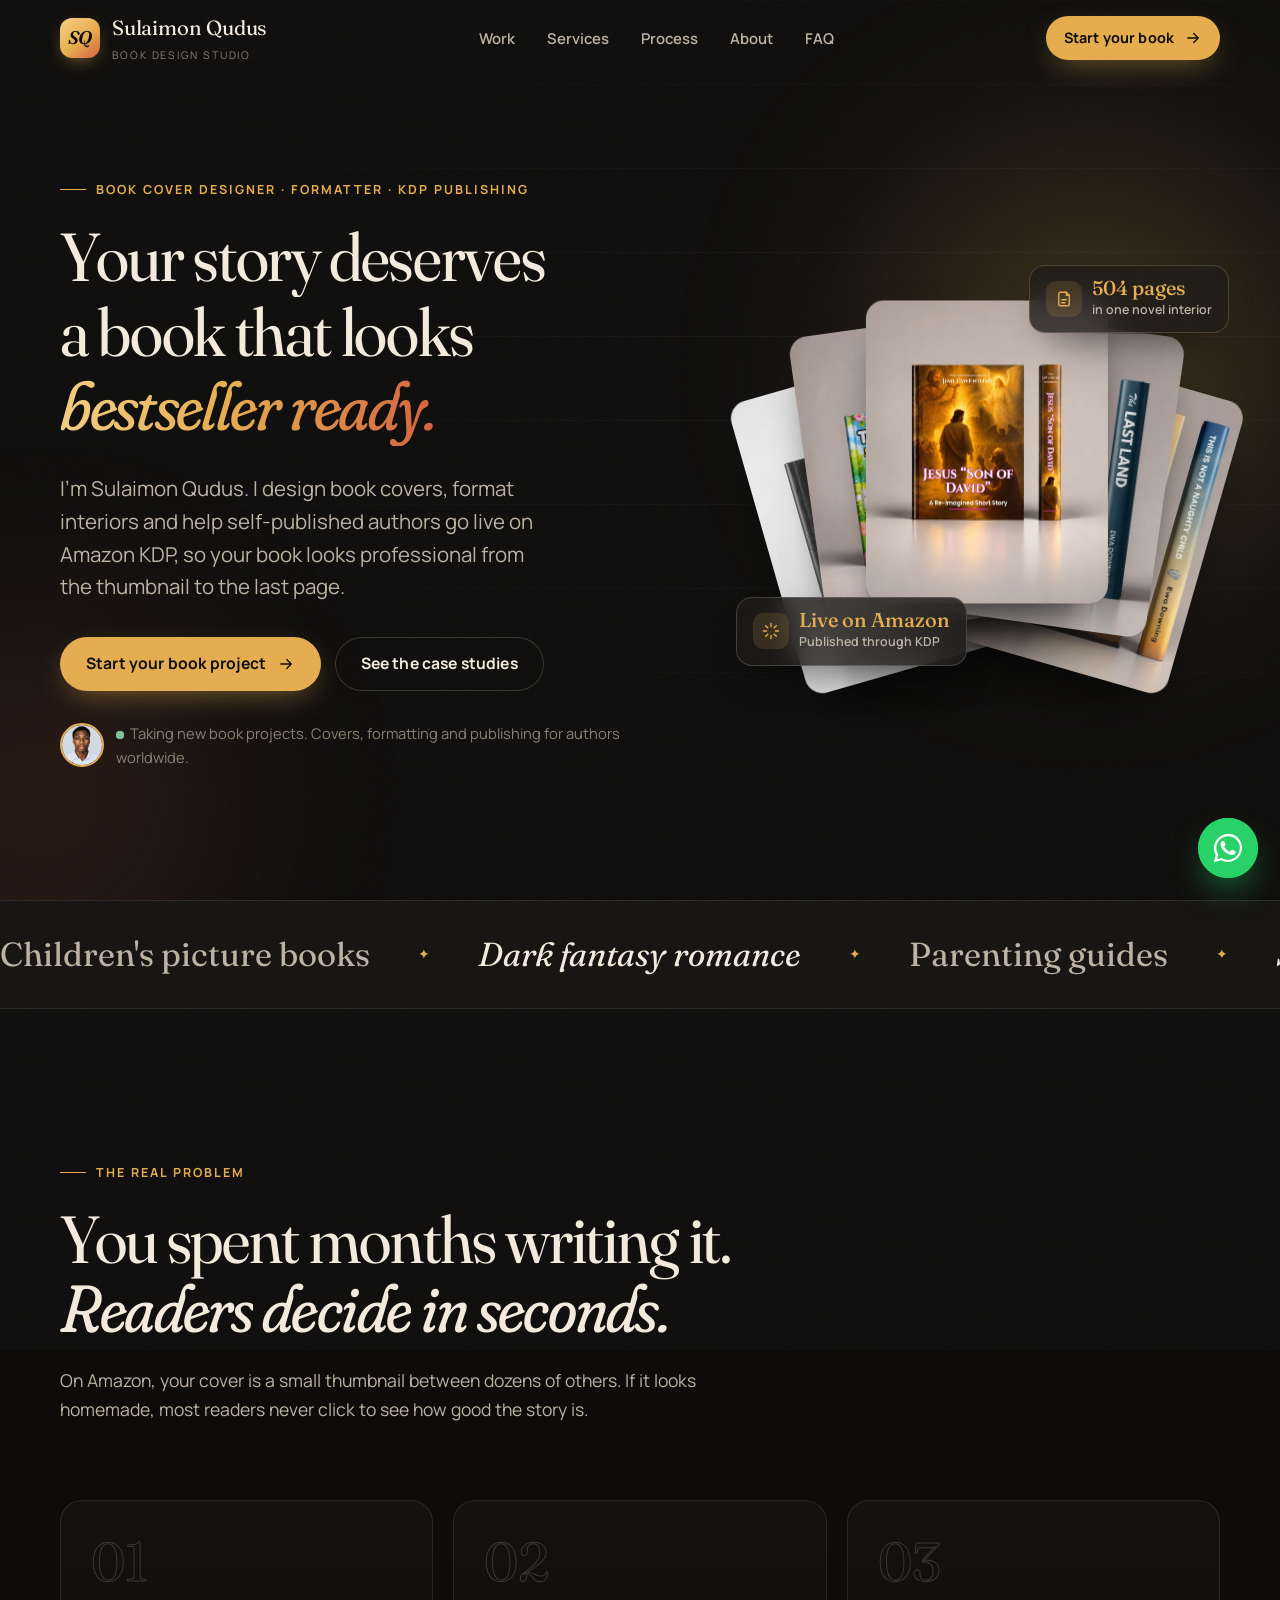
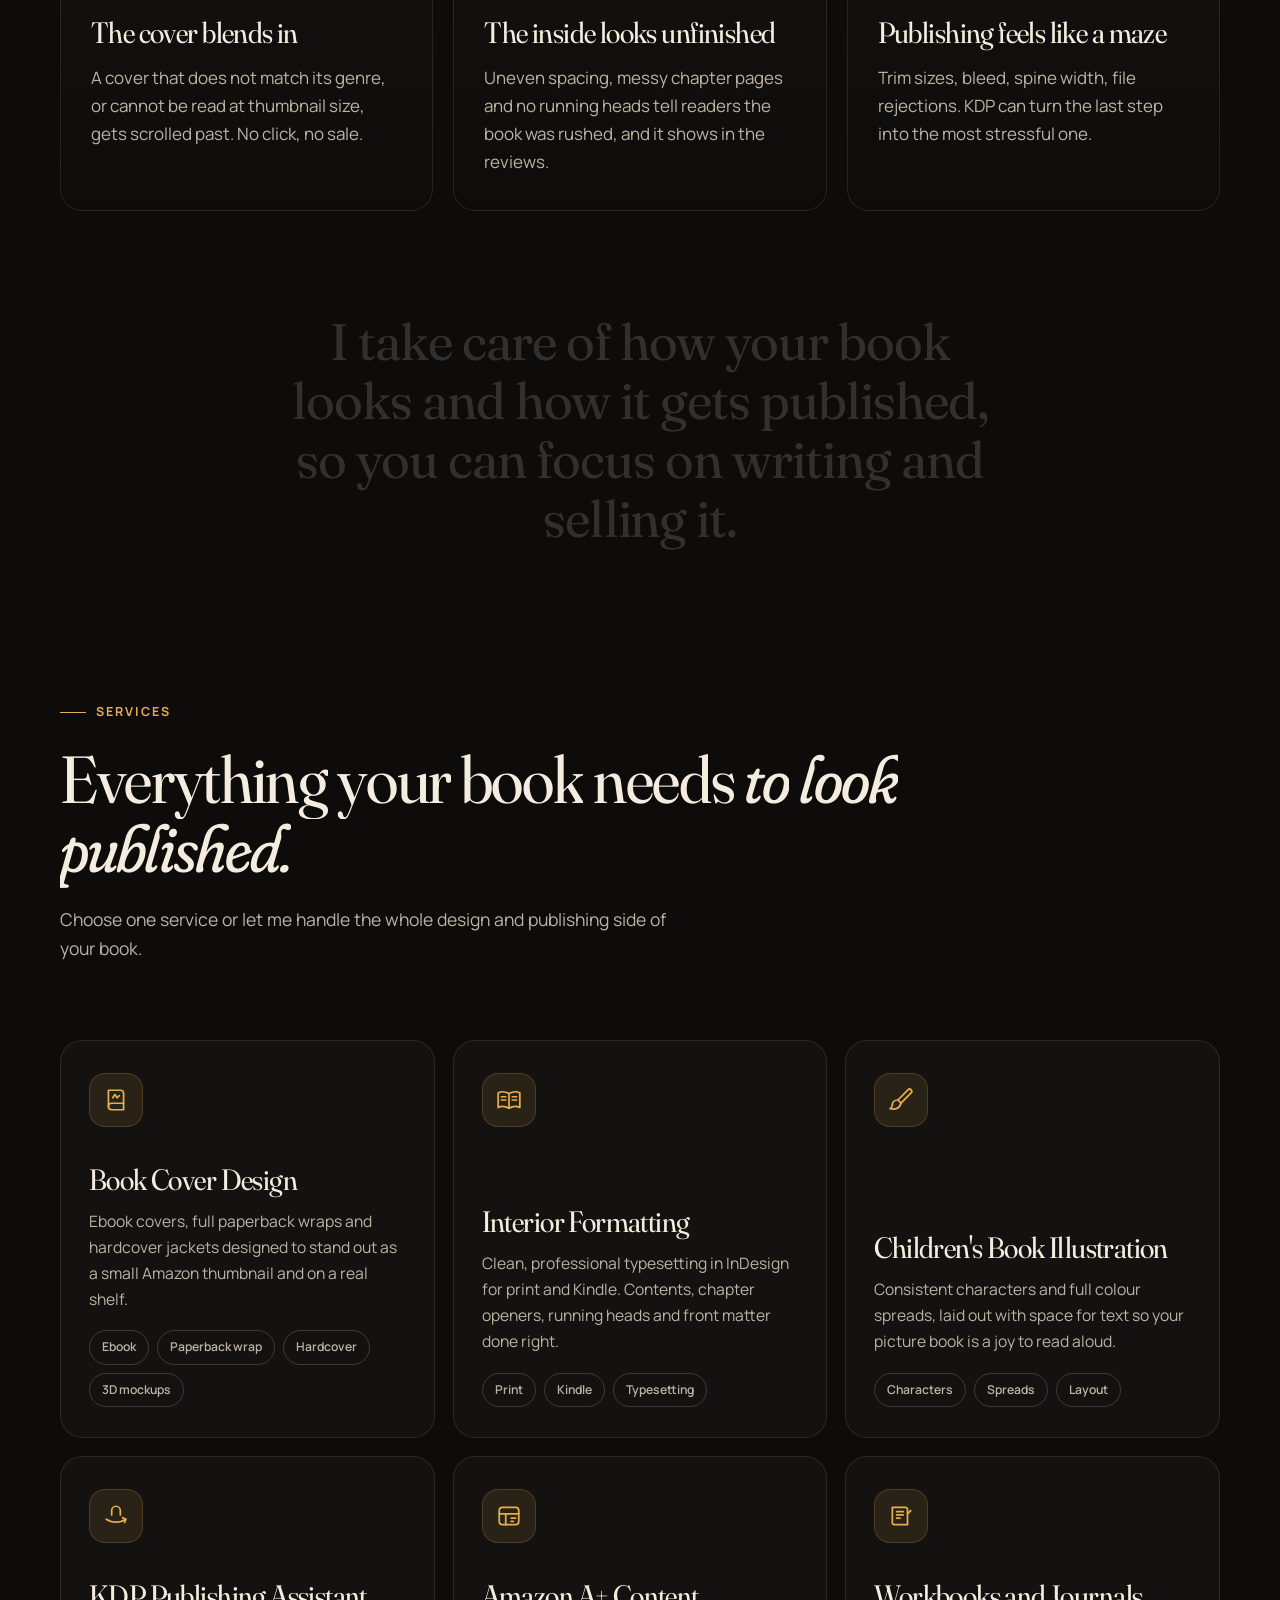
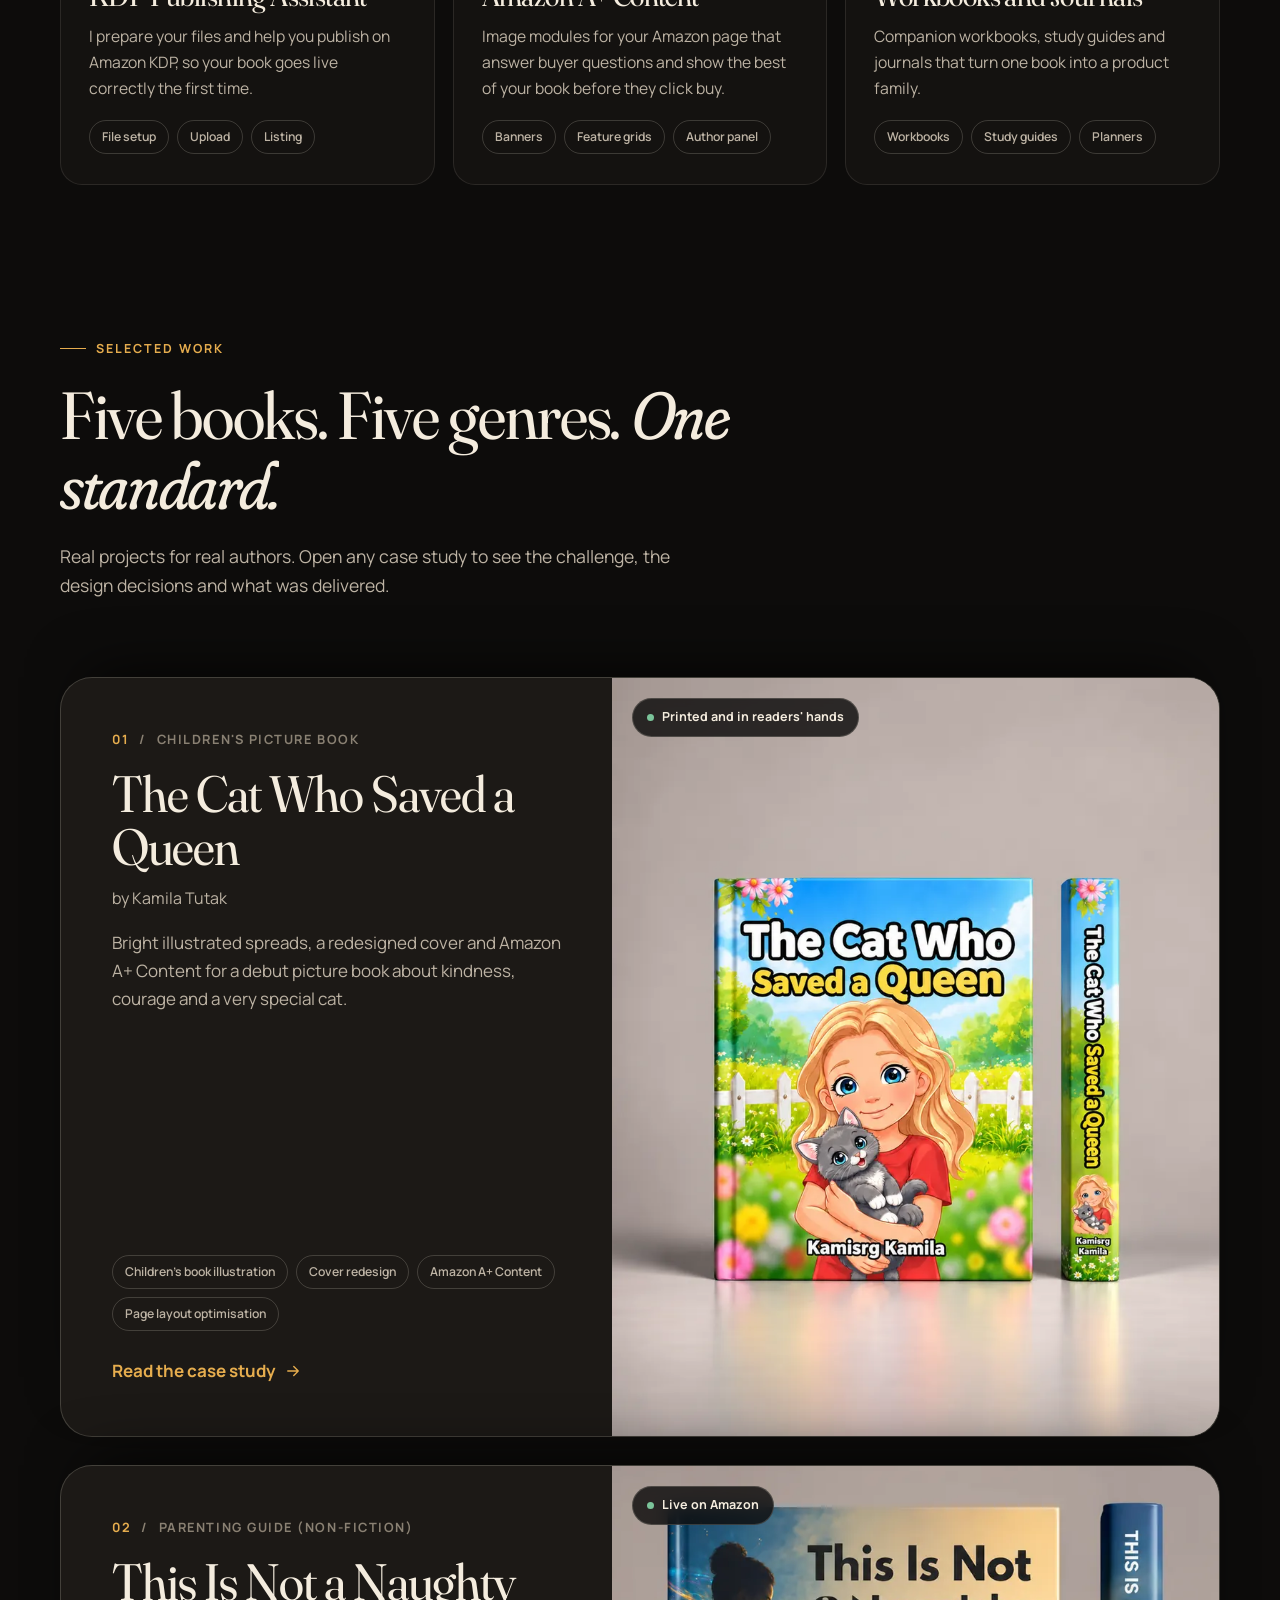
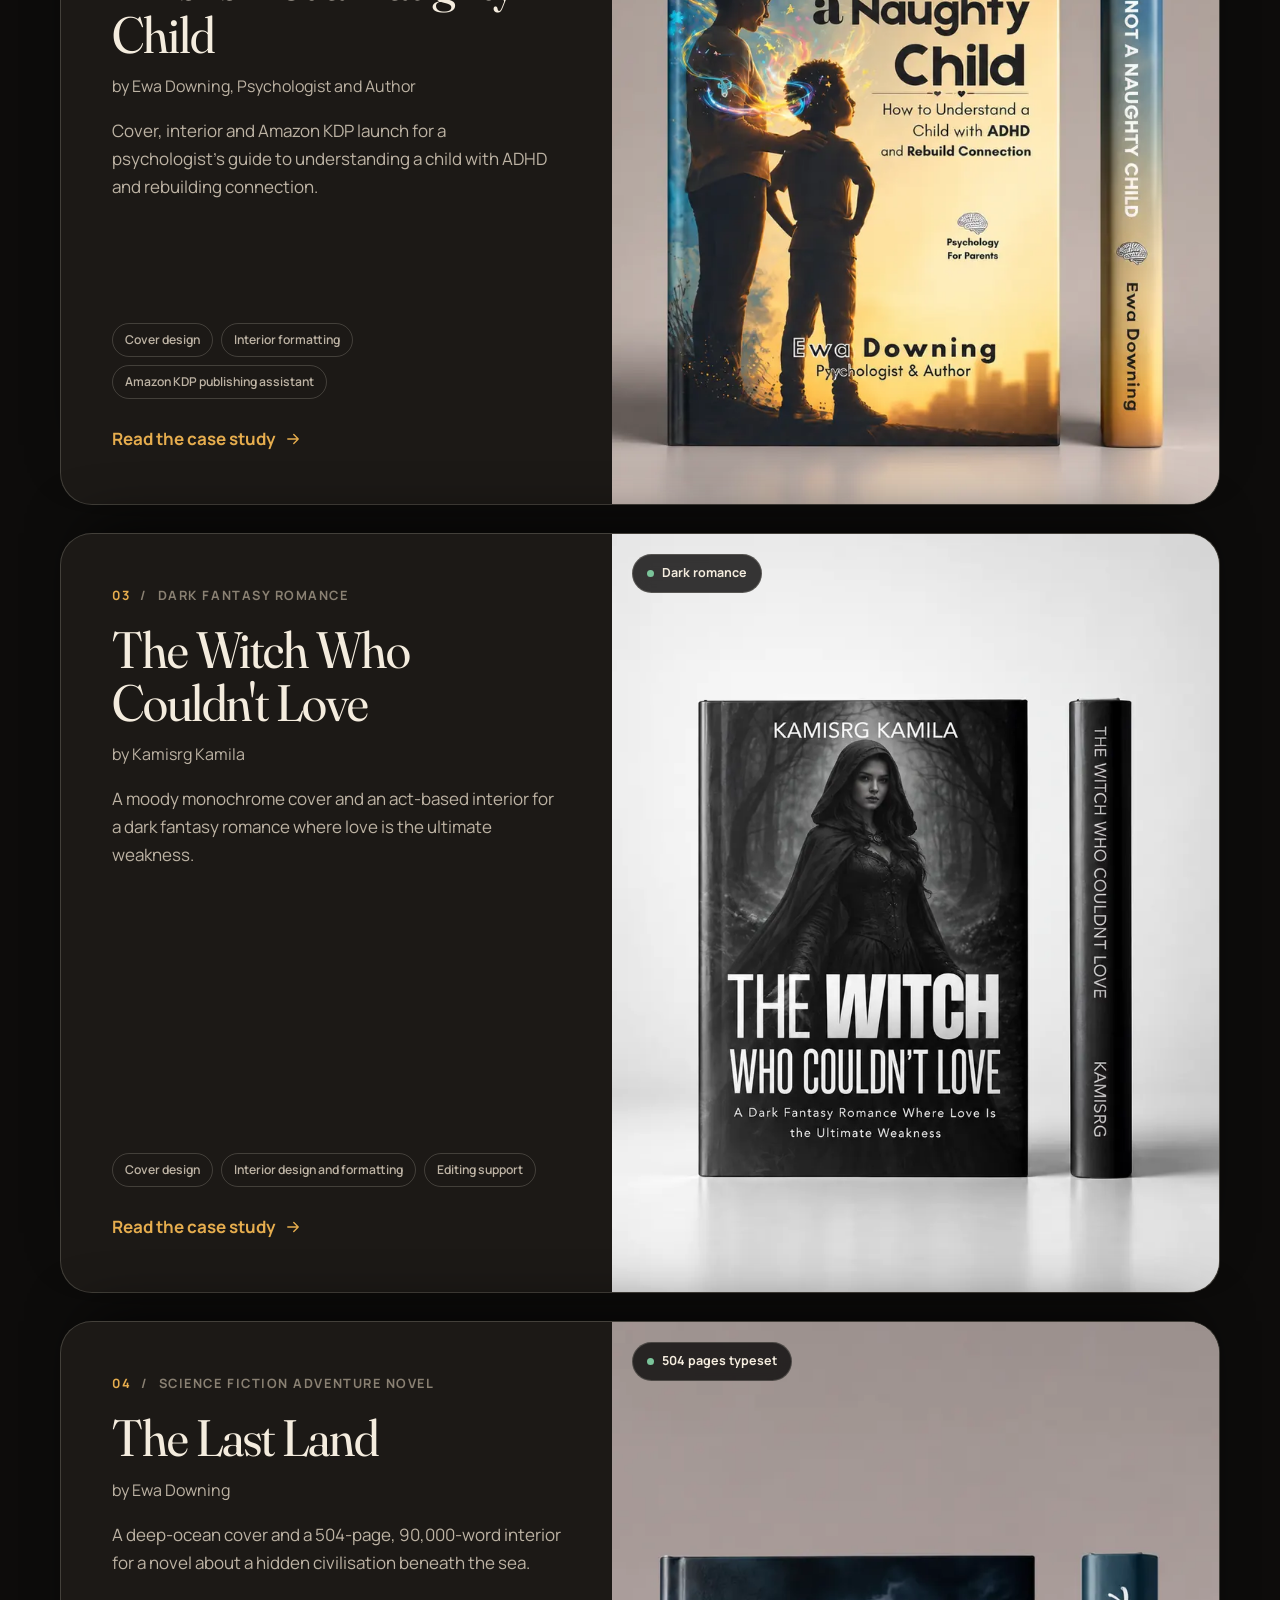
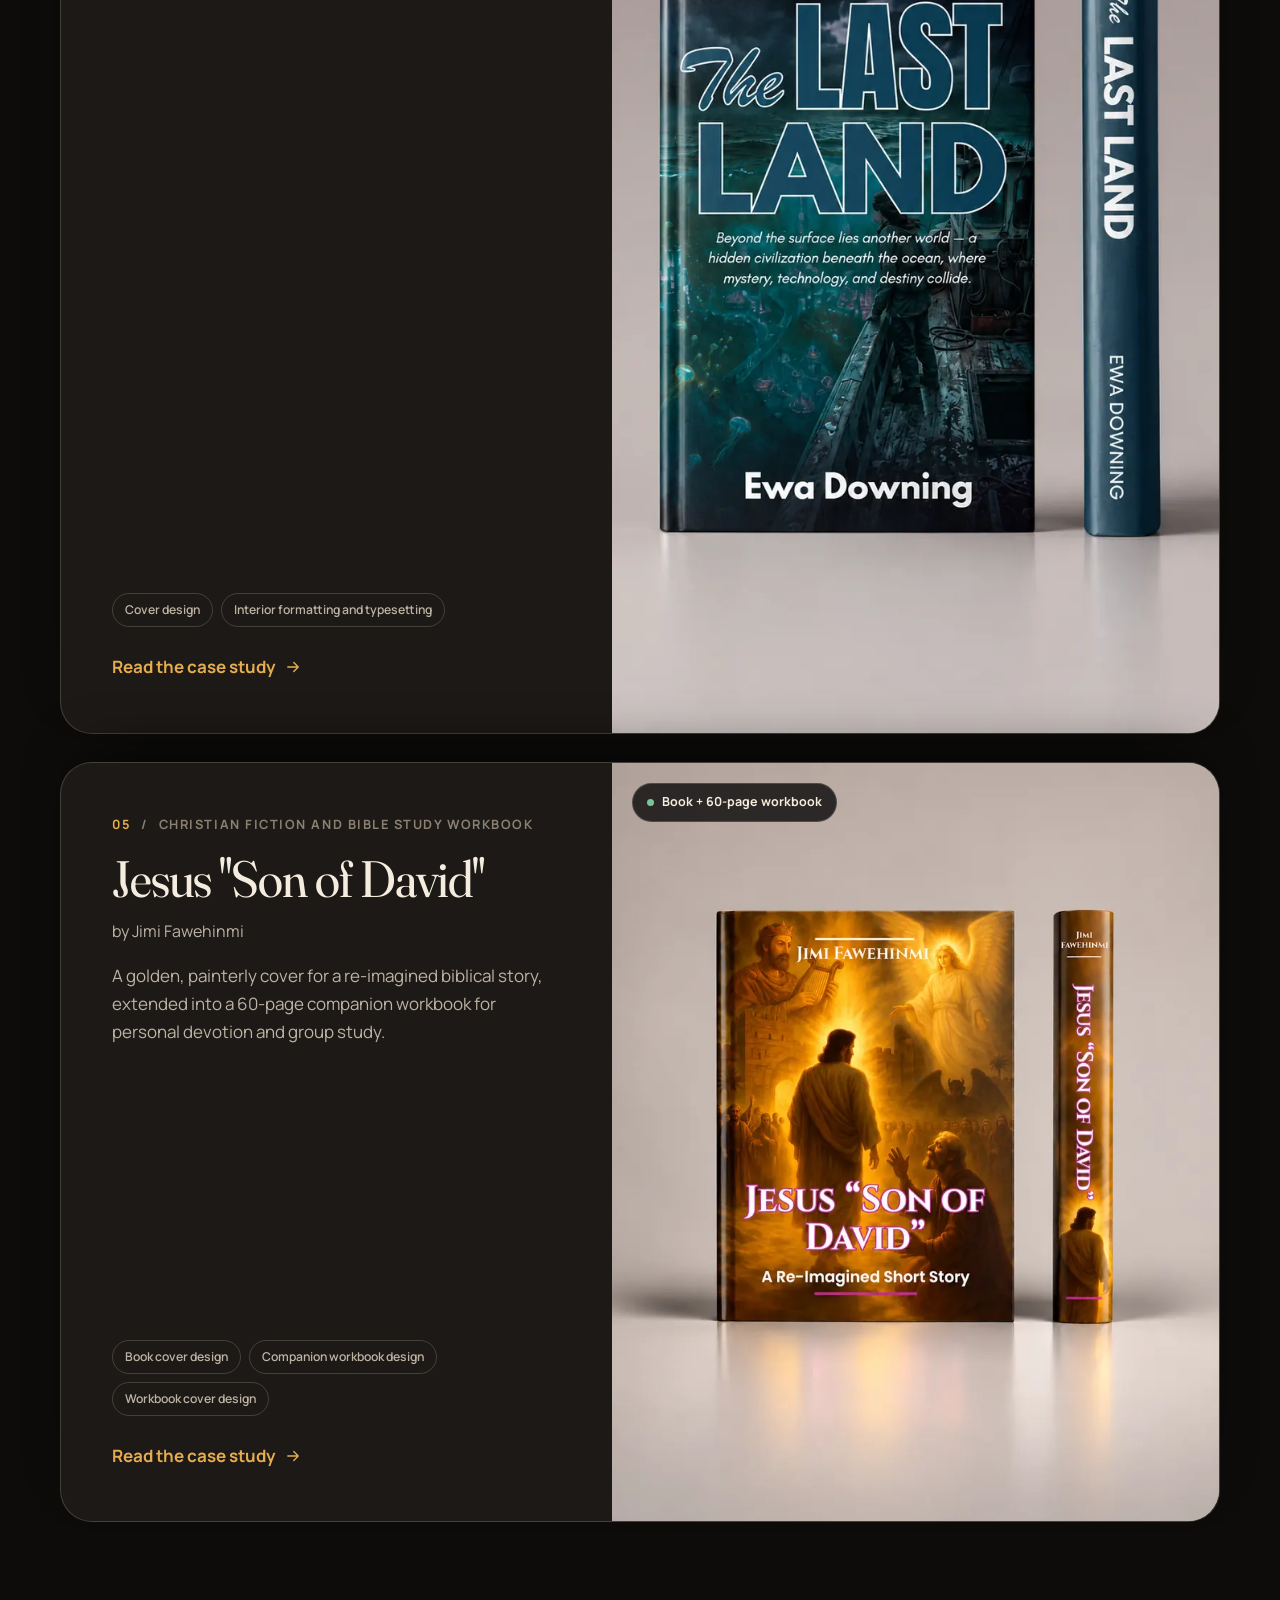
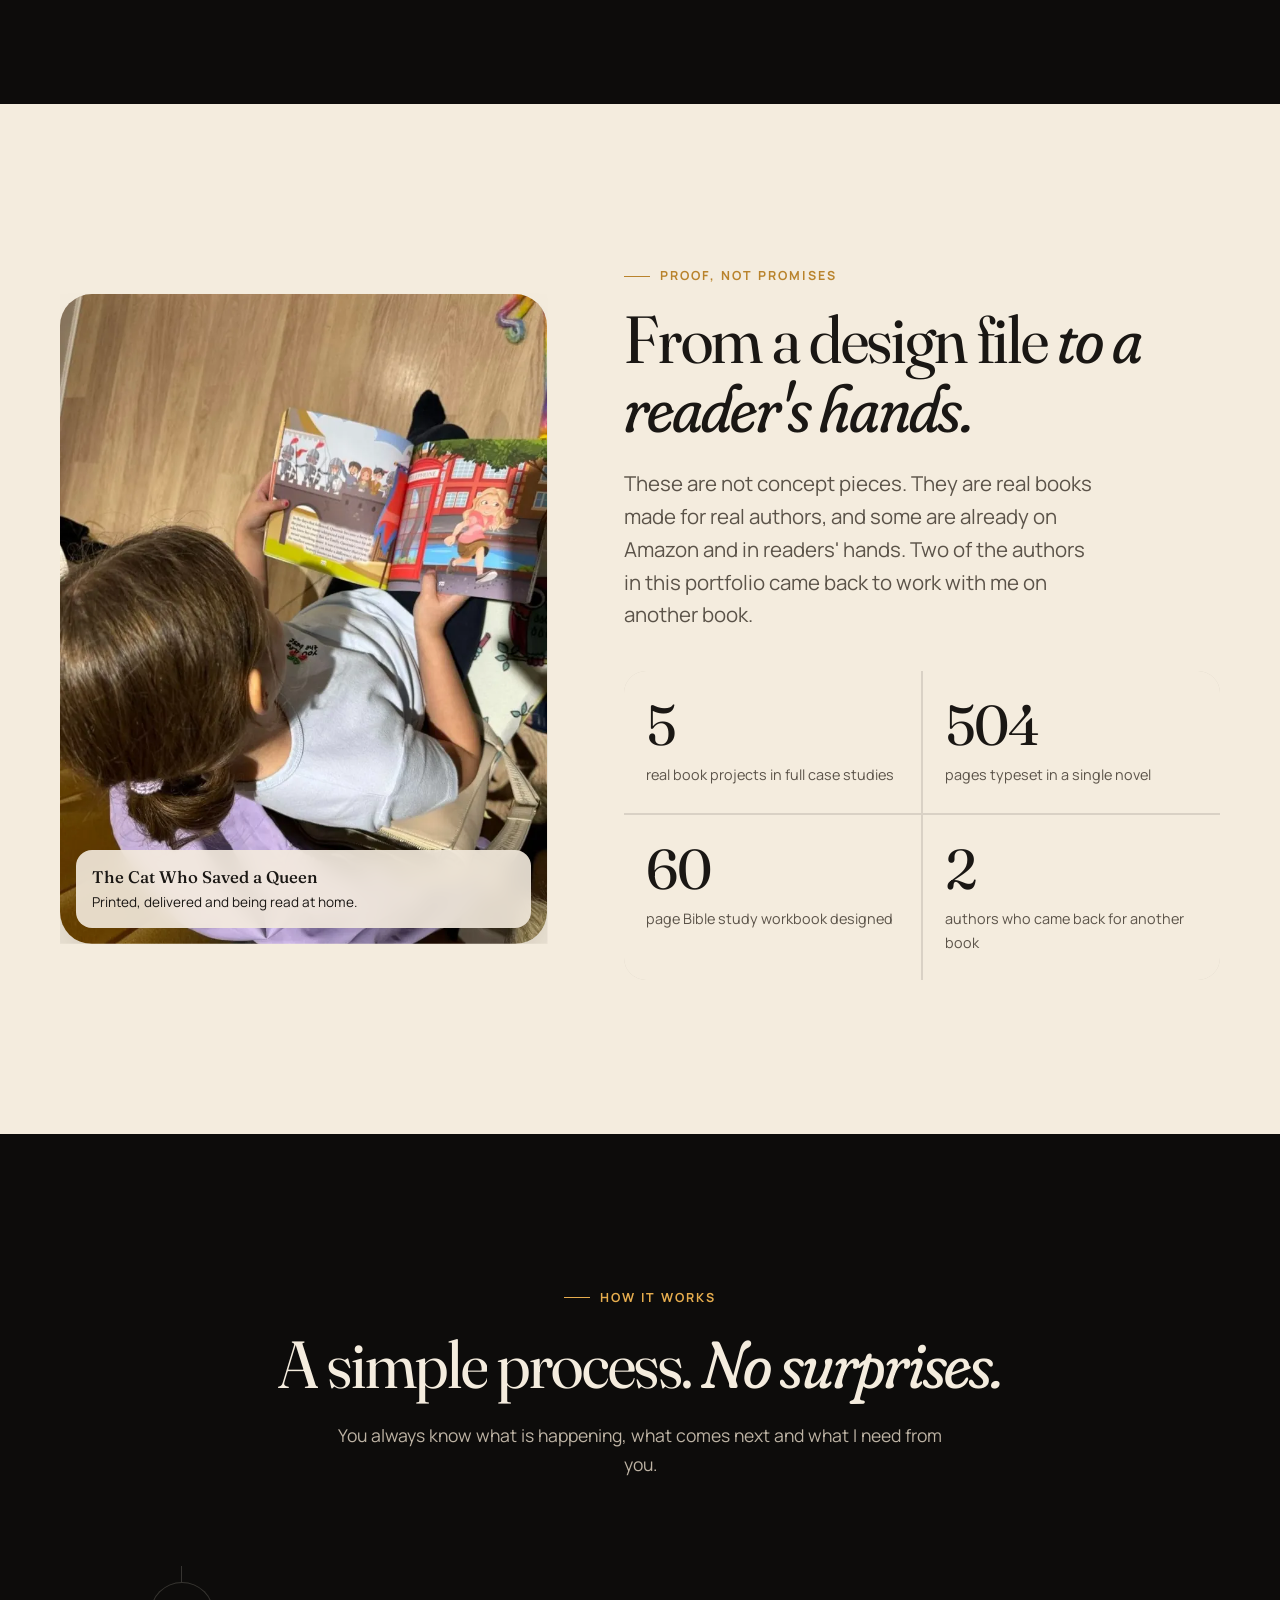
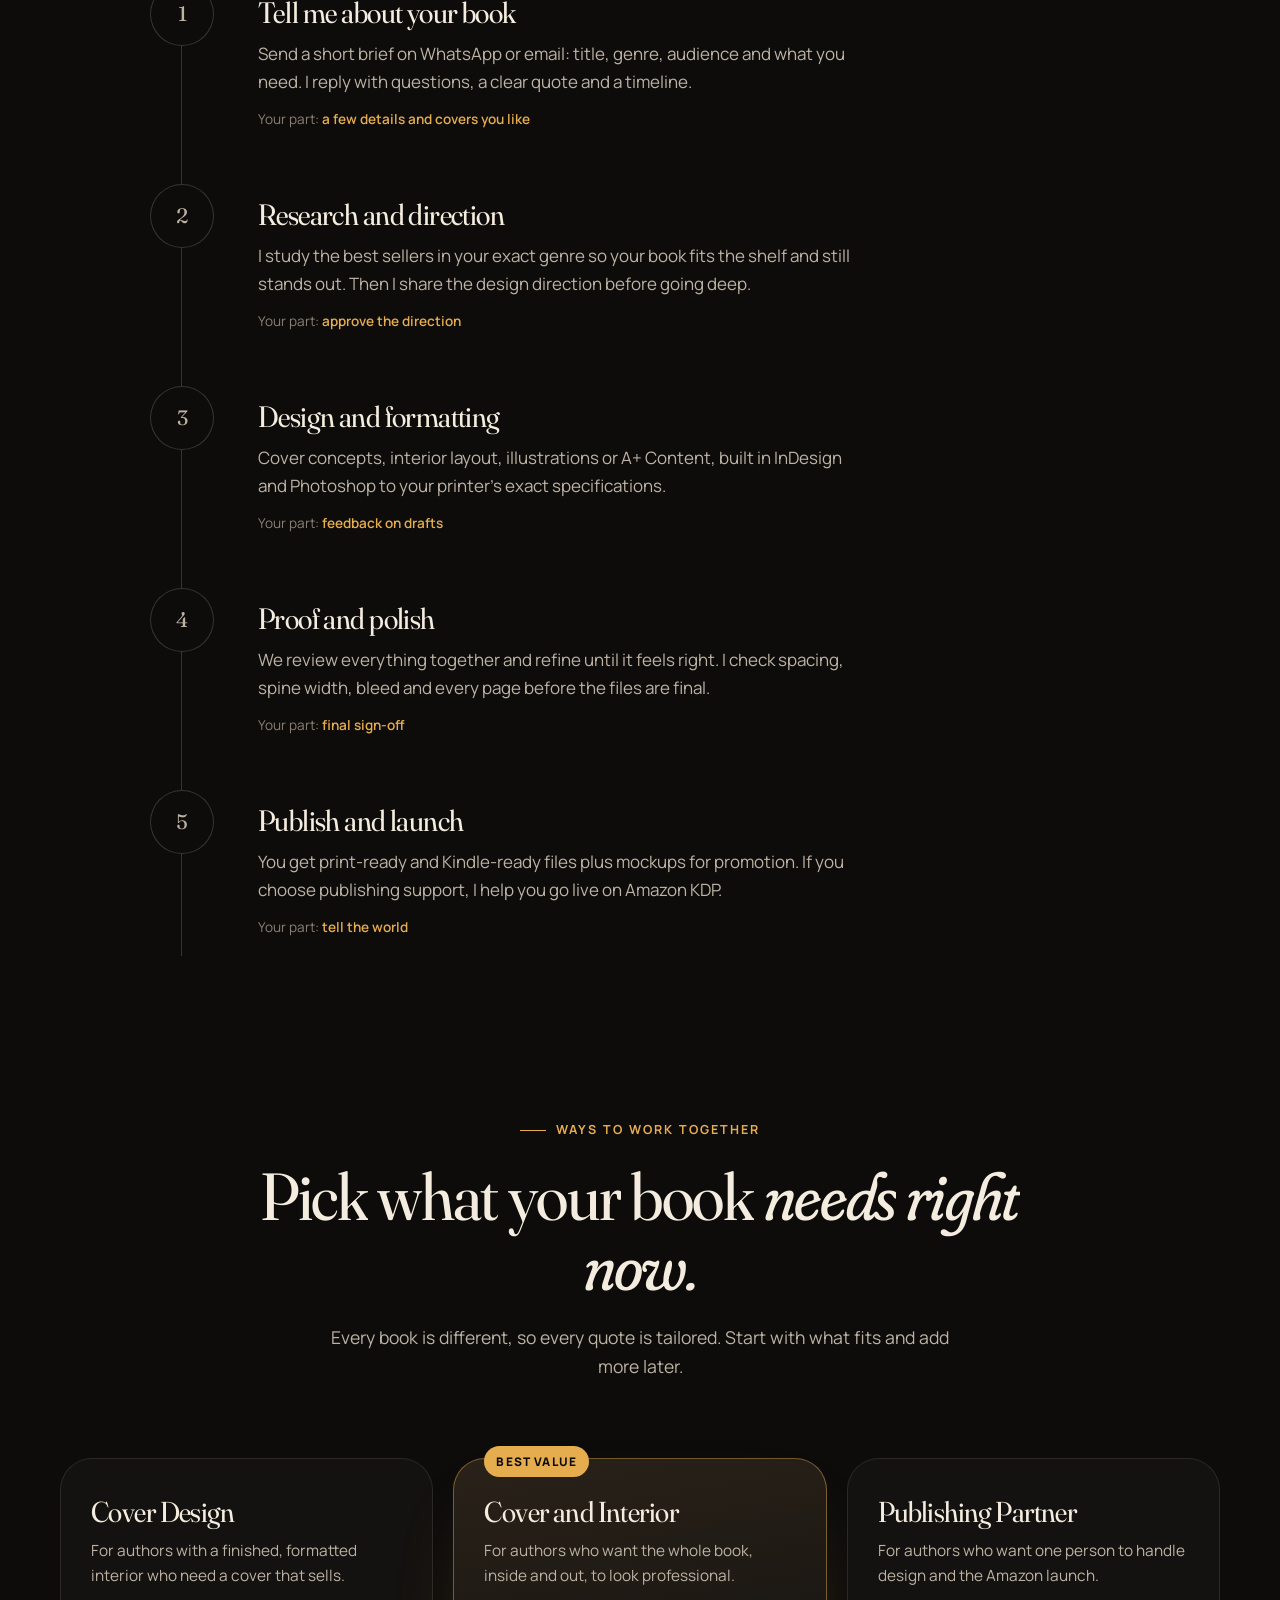
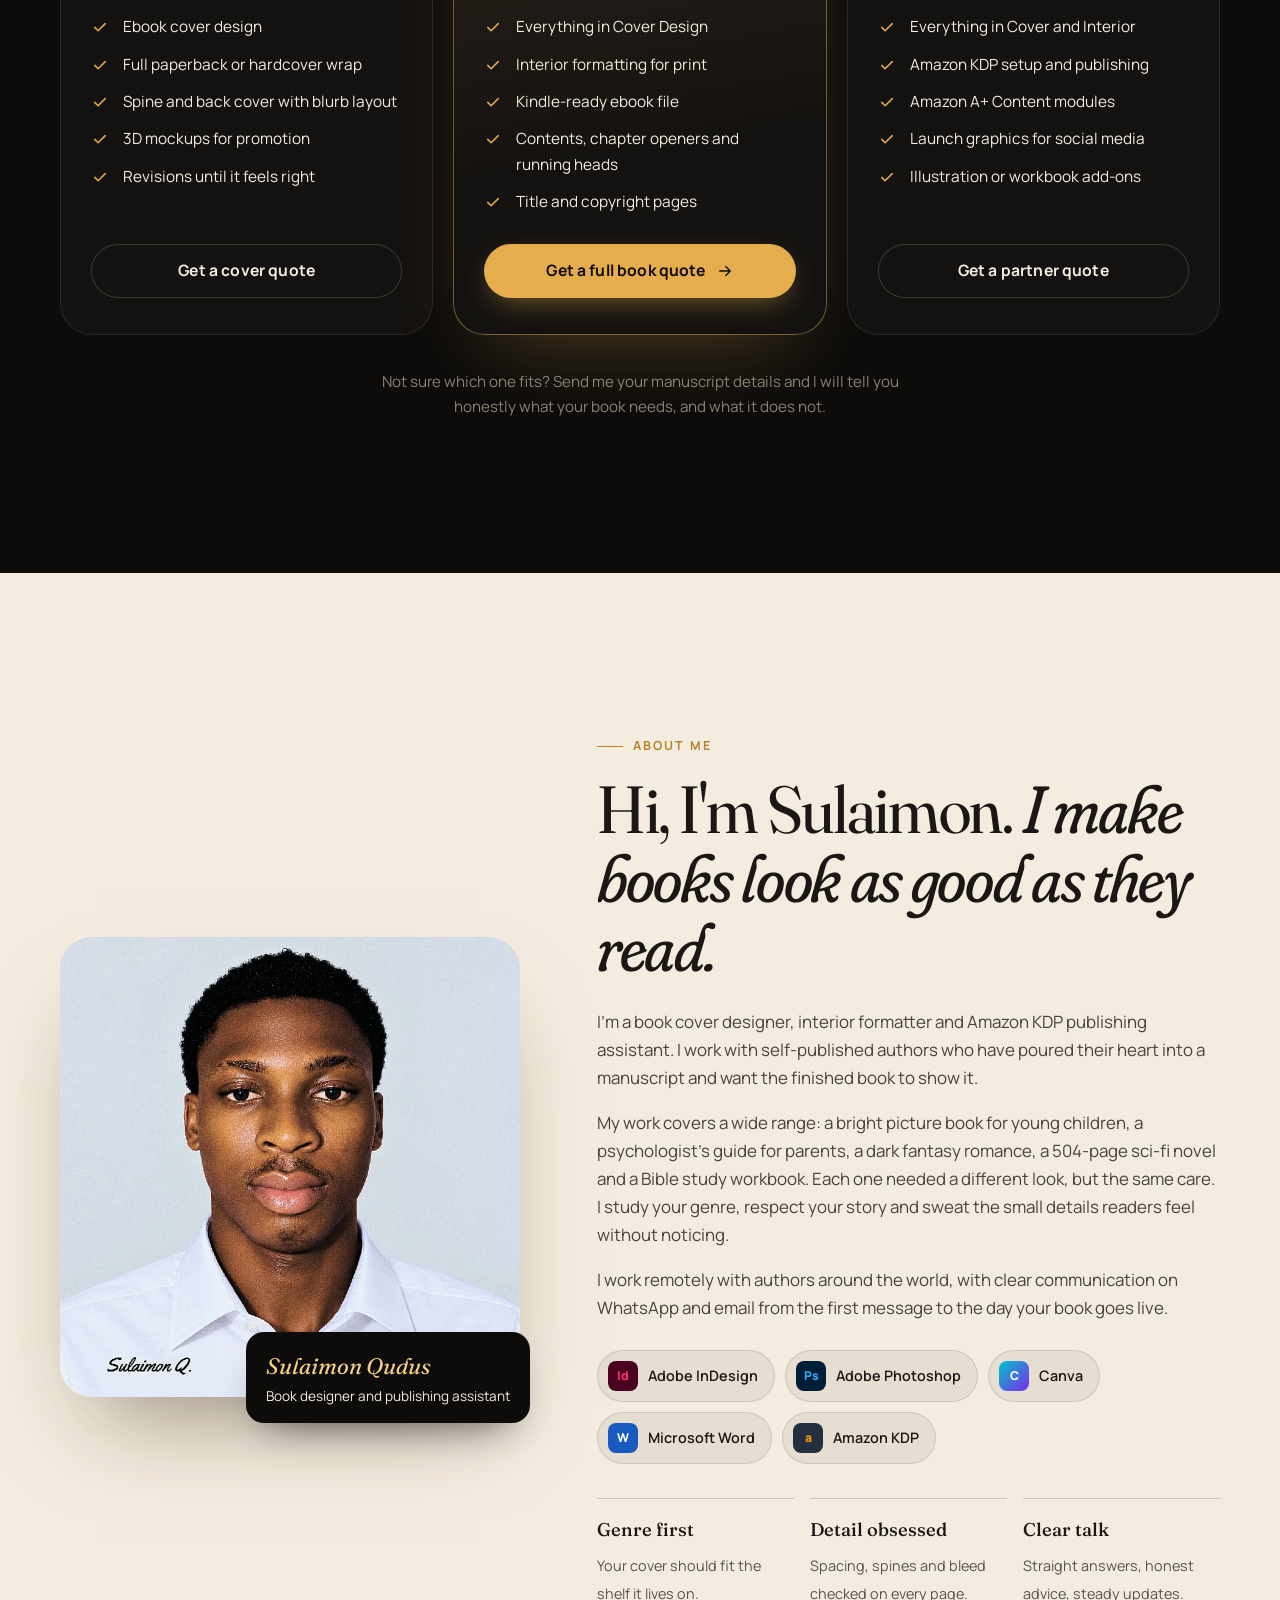
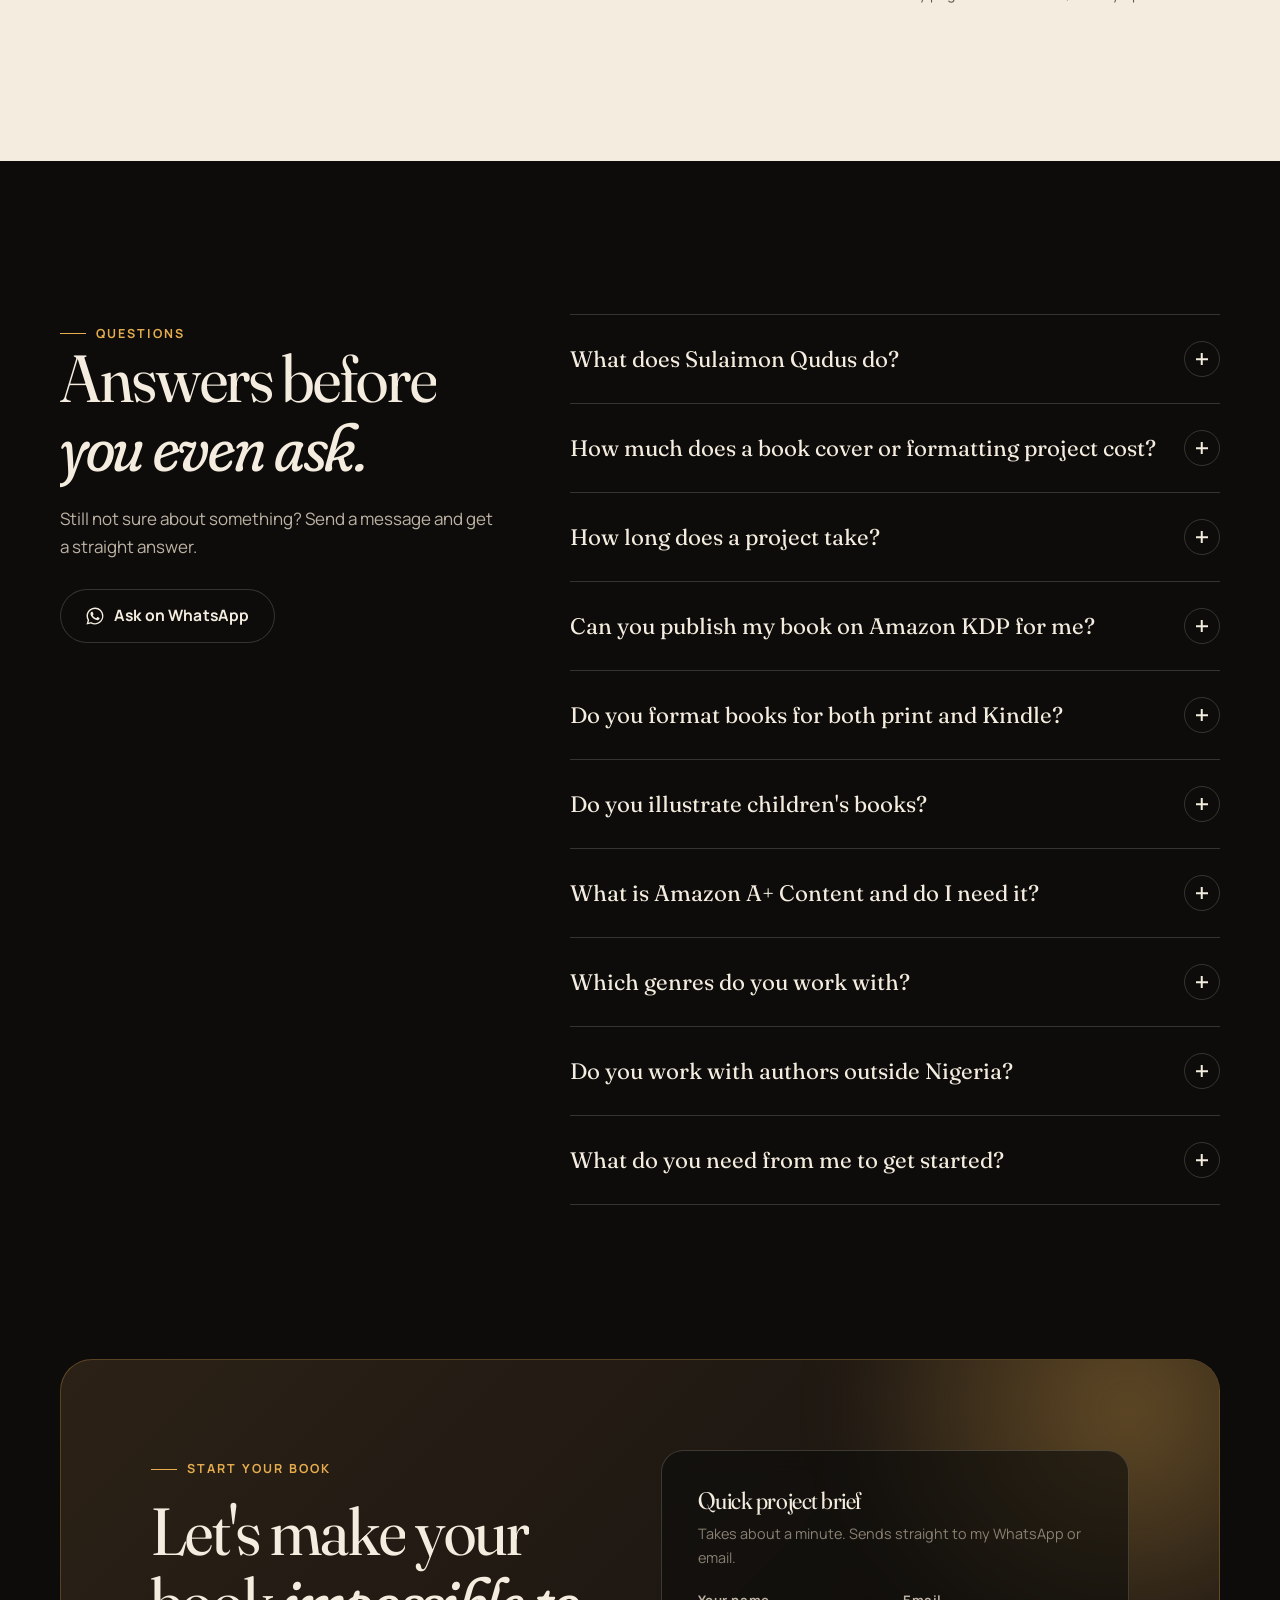
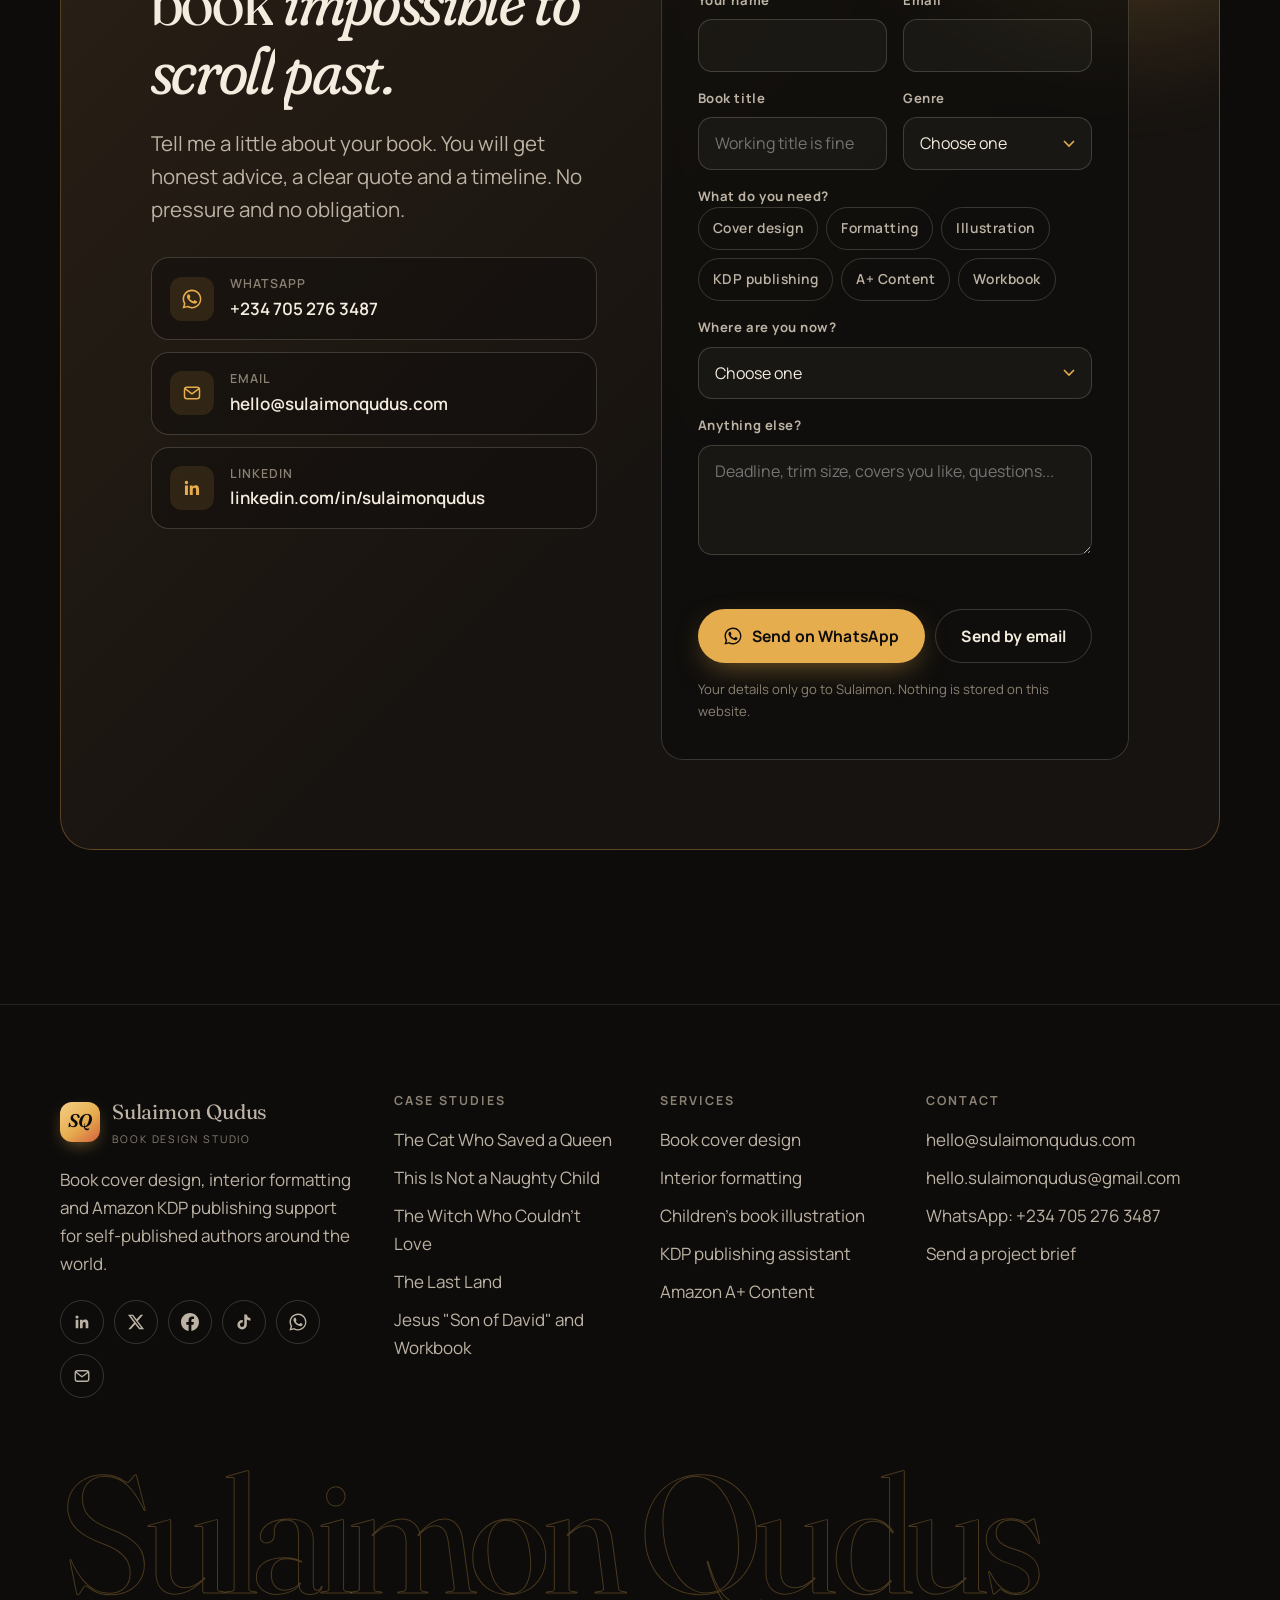
<file: index.html>
<!doctype html><html><head><meta charset=utf8><meta name=viewport content="width=device-width,initial-scale=1,viewport-fit=cover"><style>:root{color-scheme:light;box-sizing:border-box;padding-top:env(safe-area-inset-top,0px);padding-bottom:env(safe-area-inset-bottom,0px)}html{scroll-padding-top:env(safe-area-inset-top,0px)}body{margin:0;padding:0;font:14px -apple-system,BlinkMacSystemFont,sans-serif;background:#fff;color:#000}img{max-width:100%}[hidden]:not([hidden=until-found i]){display:none!important}</style></head><body>
<title>Sulaimon Qudus Book Design</title>
<meta name="description" content="Book cover design, interior formatting and Amazon KDP publishing for self-published authors. See 5 real case studies and start your book today.">
<meta name="author" content="Sulaimon Qudus">
<meta name="robots" content="index, follow, max-image-preview:large, max-snippet:-1">
<link rel="canonical" href="https://sulaimonqudus.com/">
<meta name="theme-color" content="#0d0c0b">
<meta property="og:type" content="website">
<meta property="og:site_name" content="Sulaimon Qudus">
<meta property="og:title" content="Sulaimon Qudus | Book Cover Designer and KDP Formatter">
<meta property="og:description" content="Book cover design, interior formatting and Amazon KDP publishing for self-published authors. See 5 real case studies and start your book today.">
<meta property="og:url" content="https://sulaimonqudus.com/">
<meta property="og:image" content="https://sulaimonqudus.com/og-image.jpg">
<meta property="og:image:width" content="1200">
<meta property="og:image:height" content="630">
<meta property="og:image:alt" content="Sulaimon Qudus | Book Cover Designer and KDP Formatter">
<meta property="og:locale" content="en_GB">
<meta name="twitter:card" content="summary_large_image">
<meta name="twitter:site" content="@qudus__sulaimon">
<meta name="twitter:creator" content="@qudus__sulaimon">
<meta name="twitter:title" content="Sulaimon Qudus | Book Cover Designer and KDP Formatter">
<meta name="twitter:description" content="Book cover design, interior formatting and Amazon KDP publishing for self-published authors. See 5 real case studies and start your book today.">
<meta name="twitter:image" content="https://sulaimonqudus.com/og-image.jpg">
<link rel="icon" href="favicon.svg" type="image/svg+xml">
<link rel="icon" href="favicon-32.png" sizes="32x32" type="image/png">
<link rel="apple-touch-icon" href="apple-touch-icon.png">
<link rel="preconnect" href="https://fonts.googleapis.com">
<link rel="preconnect" href="https://fonts.gstatic.com" crossorigin>
<link rel="stylesheet" href="https://fonts.googleapis.com/css2?family=Fraunces:ital,opsz,wght,SOFT,WONK@0,9..144,300..700,0..100,0..1;1,9..144,300..700,0..100,0..1&family=Manrope:wght@400;500;600;700;800&display=swap">
<link rel="stylesheet" href="styles.css?v=1">
<link rel="preload" as="image" href="mockup-not-a-naughty-child.webp">
<script type="application/ld+json">{"@context":"https://schema.org","@graph":[{"@type":"WebSite","@id":"https://sulaimonqudus.com/#website","url":"https://sulaimonqudus.com/","name":"Sulaimon Qudus","publisher":{"@id":"https://sulaimonqudus.com/#person"},"inLanguage":"en"},{"@type":"WebPage","@id":"https://sulaimonqudus.com/#webpage","url":"https://sulaimonqudus.com/","name":"Sulaimon Qudus | Book Cover Designer and KDP Formatter","isPartOf":{"@id":"https://sulaimonqudus.com/#website"},"about":{"@id":"https://sulaimonqudus.com/#person"},"primaryImageOfPage":"https://sulaimonqudus.com/og-image.jpg","speakable":{"@type":"SpeakableSpecification","cssSelector":[".hero h1",".hero .lead",".faq-answer"]}},{"@type":"Person","@id":"https://sulaimonqudus.com/#person","name":"Sulaimon Qudus","givenName":"Qudus","familyName":"Sulaimon","jobTitle":"Book Cover Designer and Interior Formatter","description":"Book cover designer, interior formatter and Amazon KDP publishing assistant for self-published authors.","url":"https://sulaimonqudus.com/","image":"https://sulaimonqudus.com/sulaimon-qudus.webp","email":"mailto:hello@sulaimonqudus.com","telephone":"+2347052763487","nationality":{"@type":"Country","name":"Nigeria"},"knowsAbout":["Book cover design","Book interior formatting","Typesetting","Amazon KDP publishing","Amazon A+ Content","Children's book illustration","Workbook design","Self-publishing","Adobe InDesign","Adobe Photoshop","Canva"],"sameAs":["https://www.linkedin.com/in/sulaimonqudus","https://x.com/qudus__sulaimon","https://www.facebook.com/qudus.sulaimon0","https://www.tiktok.com/@sulaimon.qudus"],"worksFor":{"@id":"https://sulaimonqudus.com/#business"}},{"@type":"ProfessionalService","@id":"https://sulaimonqudus.com/#business","name":"Sulaimon Qudus Book Design Studio","url":"https://sulaimonqudus.com/","image":"https://sulaimonqudus.com/og-image.jpg","logo":"https://sulaimonqudus.com/apple-touch-icon.png","description":"Book cover design, interior formatting, children's book illustration, Amazon A+ Content and KDP publishing support for self-published authors worldwide.","founder":{"@id":"https://sulaimonqudus.com/#person"},"email":"hello@sulaimonqudus.com","telephone":"+2347052763487","areaServed":"Worldwide","address":{"@type":"PostalAddress","addressCountry":"NG"},"sameAs":["https://www.linkedin.com/in/sulaimonqudus","https://x.com/qudus__sulaimon","https://www.facebook.com/qudus.sulaimon0","https://www.tiktok.com/@sulaimon.qudus"],"contactPoint":[{"@type":"ContactPoint","contactType":"sales","email":"hello@sulaimonqudus.com","telephone":"+2347052763487","availableLanguage":["English"],"url":"https://wa.me/2347052763487"}],"hasOfferCatalog":{"@type":"OfferCatalog","name":"Book design and publishing services","itemListElement":[{"@type":"Offer","itemOffered":{"@type":"Service","name":"Book Cover Design","description":"Ebook covers, full paperback wraps and hardcover jackets designed to stand out as a small Amazon thumbnail and on a real shelf.","provider":{"@id":"https://sulaimonqudus.com/#person"}}},{"@type":"Offer","itemOffered":{"@type":"Service","name":"Interior Formatting","description":"Clean, professional typesetting in InDesign for print and Kindle. Contents, chapter openers, running heads and front matter done right.","provider":{"@id":"https://sulaimonqudus.com/#person"}}},{"@type":"Offer","itemOffered":{"@type":"Service","name":"Children's Book Illustration","description":"Consistent characters and full colour spreads, laid out with space for text so your picture book is a joy to read aloud.","provider":{"@id":"https://sulaimonqudus.com/#person"}}},{"@type":"Offer","itemOffered":{"@type":"Service","name":"KDP Publishing Assistant","description":"I prepare your files and help you publish on Amazon KDP, so your book goes live correctly the first time.","provider":{"@id":"https://sulaimonqudus.com/#person"}}},{"@type":"Offer","itemOffered":{"@type":"Service","name":"Amazon A+ Content","description":"Image modules for your Amazon page that answer buyer questions and show the best of your book before they click buy.","provider":{"@id":"https://sulaimonqudus.com/#person"}}},{"@type":"Offer","itemOffered":{"@type":"Service","name":"Workbooks and Journals","description":"Companion workbooks, study guides and journals that turn one book into a product family.","provider":{"@id":"https://sulaimonqudus.com/#person"}}}]}},{"@type":"ItemList","name":"Case studies","itemListElement":[{"@type":"ListItem","position":1,"url":"https://sulaimonqudus.com/the-cat-who-saved-a-queen","name":"The Cat Who Saved a Queen"},{"@type":"ListItem","position":2,"url":"https://sulaimonqudus.com/this-is-not-a-naughty-child","name":"This Is Not a Naughty Child"},{"@type":"ListItem","position":3,"url":"https://sulaimonqudus.com/the-witch-who-couldnt-love","name":"The Witch Who Couldn't Love"},{"@type":"ListItem","position":4,"url":"https://sulaimonqudus.com/the-last-land","name":"The Last Land"},{"@type":"ListItem","position":5,"url":"https://sulaimonqudus.com/jesus-son-of-david","name":"Jesus \"Son of David\" and Workbook"}]},{"@type":"FAQPage","@id":"https://sulaimonqudus.com/#faq","mainEntity":[{"@type":"Question","name":"What does Sulaimon Qudus do?","acceptedAnswer":{"@type":"Answer","text":"Sulaimon Qudus is a book cover designer, interior formatter and Amazon KDP publishing assistant for self-published authors. He designs ebook, paperback and hardcover covers, typesets interiors for print and Kindle, illustrates children's books, creates Amazon A+ Content and designs companion workbooks."}},{"@type":"Question","name":"How much does a book cover or formatting project cost?","acceptedAnswer":{"@type":"Answer","text":"It depends on what your book needs: an ebook cover only, a full print wrap, interior formatting, illustration or publishing support. Send a few details about your book on WhatsApp or by email and you will get a clear, fixed quote before any work starts. No hidden extras."}},{"@type":"Question","name":"How long does a project take?","acceptedAnswer":{"@type":"Answer","text":"Timelines depend on the scope. A cover is quicker than a fully illustrated picture book, and a 500-page novel takes longer to typeset than a short guide. You will get a clear timeline with your quote, and progress updates along the way."}},{"@type":"Question","name":"Can you publish my book on Amazon KDP for me?","acceptedAnswer":{"@type":"Answer","text":"Yes. As a KDP publishing assistant, Sulaimon prepares your print and Kindle files to Amazon's specifications and helps you upload and publish, so your book goes live correctly. This Is Not a Naughty Child by Ewa Downing is one book published this way."}},{"@type":"Question","name":"Do you format books for both print and Kindle?","acceptedAnswer":{"@type":"Answer","text":"Yes. Interiors are built in Adobe InDesign for print, at the trim size you choose (for example 6 x 9 inches), and prepared as a Kindle-ready ebook file as well."}},{"@type":"Question","name":"Do you illustrate children's books?","acceptedAnswer":{"@type":"Answer","text":"Yes. Children's book projects can include character design, full colour illustrated spreads, page layout with text placement, the cover and Amazon A+ Content. See The Cat Who Saved a Queen case study for an example."}},{"@type":"Question","name":"What is Amazon A+ Content and do I need it?","acceptedAnswer":{"@type":"Answer","text":"Amazon A+ Content is the set of images and text modules that appears in the From the Publisher section of your Amazon product page. It lets you show your characters, key benefits and author story visually. It is a strong way to help browsers become buyers, especially for children's books and non-fiction."}},{"@type":"Question","name":"Which genres do you work with?","acceptedAnswer":{"@type":"Answer","text":"Children's picture books, parenting and self-help, dark fantasy romance, science fiction and adventure, Christian fiction and faith-based workbooks. Each cover is designed to fit what readers of that genre expect to see."}},{"@type":"Question","name":"Do you work with authors outside Nigeria?","acceptedAnswer":{"@type":"Answer","text":"Yes. Sulaimon works remotely with authors anywhere in the world, and the books in this portfolio were created for authors based in the UK and Europe. Communication is by WhatsApp and email."}},{"@type":"Question","name":"What do you need from me to get started?","acceptedAnswer":{"@type":"Answer","text":"Your final manuscript (for formatting), your book title and subtitle, author name, genre, trim size if you know it, your back cover blurb, and two or three covers in your genre that you like. If you are not sure about any of these, that is fine. We can work it out together."}}]}]}</script>
</head><body>
<a class="skip-link" href="#main">Skip to content</a>
<div class="progress" aria-hidden="true"></div>
<div class="grain" aria-hidden="true"></div>
<header class="site-header">
  <nav class="wrap nav" aria-label="Main">
    <a class="logo" href="home.html" aria-label="Sulaimon Qudus, home">
      <span class="logo-mark" aria-hidden="true">SQ</span>
      <span>Sulaimon Qudus<small>Book Design Studio</small></span>
    </a>
    <ul class="nav-links"><li><a href="home.html#work">Work</a></li><li><a href="home.html#services">Services</a></li><li><a href="home.html#process">Process</a></li><li><a href="home.html#about">About</a></li><li><a href="home.html#faq">FAQ</a></li></ul>
    <div class="nav-cta">
      <a class="btn btn-sm" href="home.html#contact" data-magnetic>Start your book <svg viewBox="0 0 24 24" fill="none" stroke="currentColor" stroke-width="1.8" stroke-linecap="round" stroke-linejoin="round" aria-hidden="true"><path d="M5 12h14M13 6l6 6-6 6"/></svg></a>
      <button class="menu-btn" aria-label="Open menu" aria-expanded="false" aria-controls="mobile-menu"><span></span><span></span></button>
    </div>
  </nav>
</header>
<div class="mobile-menu" id="mobile-menu">
  <ul><li><a href="home.html#work">Work</a></li><li><a href="home.html#services">Services</a></li><li><a href="home.html#process">Process</a></li><li><a href="home.html#about">About</a></li><li><a href="home.html#faq">FAQ</a></li><li><a href="home.html#contact">Contact</a></li></ul>
  <a class="btn" href="https://wa.me/2347052763487" target="_blank" rel="noopener"><svg viewBox="0 0 24 24" fill="currentColor" aria-hidden="true"><path d="M17.47 14.38c-.3-.15-1.76-.87-2.03-.97-.27-.1-.47-.15-.67.15-.2.3-.77.97-.94 1.17-.17.2-.35.22-.65.07-.3-.15-1.26-.46-2.4-1.48-.89-.79-1.49-1.77-1.66-2.07-.17-.3-.02-.46.13-.61.13-.13.3-.35.45-.52.15-.17.2-.3.3-.5.1-.2.05-.37-.02-.52-.08-.15-.67-1.62-.92-2.22-.24-.58-.49-.5-.67-.51h-.57c-.2 0-.52.07-.8.37-.27.3-1.04 1.02-1.04 2.48 0 1.46 1.07 2.88 1.22 3.08.15.2 2.1 3.2 5.08 4.49.71.31 1.26.49 1.7.63.71.23 1.36.2 1.87.12.57-.09 1.76-.72 2.01-1.41.25-.7.25-1.29.17-1.41-.07-.13-.27-.2-.57-.35M12.05 21.5h-.01a9.4 9.4 0 0 1-4.8-1.31l-.34-.2-3.57.93.95-3.48-.22-.36a9.4 9.4 0 0 1-1.44-5.02c0-5.2 4.23-9.43 9.44-9.43a9.38 9.38 0 0 1 9.43 9.44c0 5.2-4.24 9.43-9.44 9.43m8.03-17.47A11.28 11.28 0 0 0 12.05.7C5.79.7.7 5.79.7 12.05c0 2 .52 3.95 1.52 5.67L.6 23.4l5.82-1.53a11.3 11.3 0 0 0 5.42 1.38h.01c6.26 0 11.35-5.09 11.35-11.35 0-3.03-1.18-5.88-3.33-8.03"/></svg> Chat on WhatsApp</a>
  <div class="socials"><a href="https://www.linkedin.com/in/sulaimonqudus" target="_blank" rel="noopener me" aria-label="LinkedIn"><svg viewBox="0 0 24 24" fill="currentColor" aria-hidden="true"><path d="M20.45 20.45h-3.56v-5.57c0-1.33-.02-3.04-1.85-3.04-1.86 0-2.14 1.45-2.14 2.94v5.67H9.35V9h3.41v1.56h.05c.48-.9 1.64-1.85 3.37-1.85 3.6 0 4.27 2.37 4.27 5.46v6.28ZM5.34 7.43a2.06 2.06 0 1 1 0-4.13 2.06 2.06 0 0 1 0 4.13ZM7.12 20.45H3.56V9h3.56v11.45Z"/></svg></a><a href="https://x.com/qudus__sulaimon" target="_blank" rel="noopener me" aria-label="X (Twitter)"><svg viewBox="0 0 24 24" fill="currentColor" aria-hidden="true"><path d="M18.24 2.25h3.31l-7.23 8.26 8.5 11.24h-6.66l-5.21-6.82-5.97 6.82H1.67l7.73-8.84L1.25 2.25h6.83l4.71 6.23 5.45-6.23Zm-1.16 17.52h1.83L7.08 4.13H5.12l11.96 15.64Z"/></svg></a><a href="https://www.facebook.com/qudus.sulaimon0" target="_blank" rel="noopener me" aria-label="Facebook"><svg viewBox="0 0 24 24" fill="currentColor" aria-hidden="true"><path d="M24 12.07C24 5.4 18.63 0 12 0S0 5.4 0 12.07C0 18.1 4.39 23.1 10.13 24v-8.44H7.08v-3.49h3.05V9.41c0-3.02 1.79-4.69 4.53-4.69 1.31 0 2.68.24 2.68.24v2.97h-1.51c-1.49 0-1.96.93-1.96 1.89v2.25h3.33l-.53 3.49h-2.8V24C19.61 23.1 24 18.1 24 12.07Z"/></svg></a><a href="https://www.tiktok.com/@sulaimon.qudus" target="_blank" rel="noopener me" aria-label="TikTok"><svg viewBox="0 0 24 24" fill="currentColor" aria-hidden="true"><path d="M19.59 6.69a4.83 4.83 0 0 1-3.77-4.25V2h-3.45v13.67a2.89 2.89 0 0 1-5.2 1.74 2.89 2.89 0 0 1 2.31-4.64c.3 0 .59.04.86.13V9.4a6.34 6.34 0 0 0-.86-.06 6.33 6.33 0 1 0 6.34 6.33V8.69a8.18 8.18 0 0 0 4.77 1.52V6.77a4.85 4.85 0 0 1-1-.08Z"/></svg></a><a href="https://wa.me/2347052763487" target="_blank" rel="noopener me" aria-label="WhatsApp"><svg viewBox="0 0 24 24" fill="currentColor" aria-hidden="true"><path d="M17.47 14.38c-.3-.15-1.76-.87-2.03-.97-.27-.1-.47-.15-.67.15-.2.3-.77.97-.94 1.17-.17.2-.35.22-.65.07-.3-.15-1.26-.46-2.4-1.48-.89-.79-1.49-1.77-1.66-2.07-.17-.3-.02-.46.13-.61.13-.13.3-.35.45-.52.15-.17.2-.3.3-.5.1-.2.05-.37-.02-.52-.08-.15-.67-1.62-.92-2.22-.24-.58-.49-.5-.67-.51h-.57c-.2 0-.52.07-.8.37-.27.3-1.04 1.02-1.04 2.48 0 1.46 1.07 2.88 1.22 3.08.15.2 2.1 3.2 5.08 4.49.71.31 1.26.49 1.7.63.71.23 1.36.2 1.87.12.57-.09 1.76-.72 2.01-1.41.25-.7.25-1.29.17-1.41-.07-.13-.27-.2-.57-.35M12.05 21.5h-.01a9.4 9.4 0 0 1-4.8-1.31l-.34-.2-3.57.93.95-3.48-.22-.36a9.4 9.4 0 0 1-1.44-5.02c0-5.2 4.23-9.43 9.44-9.43a9.38 9.38 0 0 1 9.43 9.44c0 5.2-4.24 9.43-9.44 9.43m8.03-17.47A11.28 11.28 0 0 0 12.05.7C5.79.7.7 5.79.7 12.05c0 2 .52 3.95 1.52 5.67L.6 23.4l5.82-1.53a11.3 11.3 0 0 0 5.42 1.38h.01c6.26 0 11.35-5.09 11.35-11.35 0-3.03-1.18-5.88-3.33-8.03"/></svg></a><a href="mailto:hello@sulaimonqudus.com" aria-label="Email"><svg viewBox="0 0 24 24" fill="none" stroke="currentColor" stroke-width="1.8" stroke-linecap="round" stroke-linejoin="round" aria-hidden="true"><rect x="3" y="5" width="18" height="14" rx="3"/><path d="m4 7 8 6 8-6"/></svg></a></div>
</div>

<main id="main">
<section class="hero" aria-labelledby="hero-title">
  <div class="hero-glow" aria-hidden="true"></div>
  <div class="hero-lines" aria-hidden="true"></div>
  <div class="wrap hero-grid">
    <div>
      <span class="eyebrow hero-fade">Book cover designer &middot; Formatter &middot; KDP publishing</span>
      <h1 id="hero-title">
        <span class="line"><span>Your story deserves</span></span>
        <span class="line"><span>a book that looks</span></span>
        <span class="line"><span><em class="gold-grad">bestseller ready.</em></span></span>
      </h1>
      <p class="lead hero-fade d1">I'm Sulaimon Qudus. I design book covers, format interiors and help self-published authors go live on Amazon KDP, so your book looks professional from the thumbnail to the last page.</p>
      <div class="hero-actions hero-fade d2">
        <a class="btn" href="#contact" data-magnetic>Start your book project <svg viewBox="0 0 24 24" fill="none" stroke="currentColor" stroke-width="1.8" stroke-linecap="round" stroke-linejoin="round" aria-hidden="true"><path d="M5 12h14M13 6l6 6-6 6"/></svg></a>
        <a class="btn btn-ghost" href="#work">See the case studies</a>
      </div>
      <div class="hero-note hero-fade d3">
        <span class="avatar-dot"><img src="sulaimon-qudus.webp" alt="Sulaimon Qudus, book cover designer" width="900" height="900" decoding="async"></span>
        <span><span class="pulse" aria-hidden="true"></span>Taking new book projects. Covers, formatting and publishing for authors worldwide.</span>
      </div>
    </div>
    <div class="book-stage hero-fade d2" aria-label="Book covers designed by Sulaimon Qudus">
      <div class="book-fan"><a class="book-card" href="the-witch-who-couldnt-love.html" aria-label="Case study: The Witch Who Couldn&#x27;t Love"><img src="mockup-witch-who-couldnt-love.webp" alt="The Witch Who Couldn&#x27;t Love book cover mockup" width="900" height="1125" decoding="async"></a><a class="book-card" href="the-cat-who-saved-a-queen.html" aria-label="Case study: The Cat Who Saved a Queen"><img src="mockup-cat-who-saved-a-queen.webp" alt="The Cat Who Saved a Queen book cover mockup" width="900" height="1125" decoding="async"></a><a class="book-card" href="jesus-son-of-david.html" aria-label="Case study: Jesus &quot;Son of David&quot; and Workbook"><img src="mockup-jesus-son-of-david.webp" alt="Jesus &quot;Son of David&quot; book cover mockup" width="900" height="1125" decoding="async" fetchpriority="high"></a><a class="book-card" href="the-last-land.html" aria-label="Case study: The Last Land"><img src="mockup-the-last-land.webp" alt="The Last Land book cover mockup" width="800" height="1333" decoding="async"></a><a class="book-card" href="this-is-not-a-naughty-child.html" aria-label="Case study: This Is Not a Naughty Child"><img src="mockup-not-a-naughty-child.webp" alt="This Is Not a Naughty Child book cover mockup" width="1200" height="900" decoding="async"></a></div>
      <div class="float-chip chip-a"><span class="ic"><svg viewBox="0 0 24 24" fill="none" stroke="currentColor" stroke-width="1.8" stroke-linecap="round" stroke-linejoin="round" aria-hidden="true"><path d="M12 2v4M12 18v4M4.9 4.9l2.8 2.8M16.3 16.3l2.8 2.8M2 12h4M18 12h4M4.9 19.1l2.8-2.8M16.3 7.7l2.8-2.8"/></svg></span><div><strong>Live on Amazon</strong><span>Published through KDP</span></div></div>
      <div class="float-chip chip-b"><span class="ic"><svg viewBox="0 0 24 24" fill="none" stroke="currentColor" stroke-width="1.8" stroke-linecap="round" stroke-linejoin="round" aria-hidden="true"><path d="M7 3h8l4 4v12a2 2 0 0 1-2 2H7a2 2 0 0 1-2-2V5a2 2 0 0 1 2-2Z"/><path d="M15 3v4h4M9 13h6M9 17h4"/></svg></span><div><strong>504 pages</strong><span>in one novel interior</span></div></div>
    </div>
  </div>
</section>

<div class="marquee" aria-hidden="true">
  <div class="marquee-track">
    <div class="marquee-group"><span class="marquee-item">Children's picture books</span><span class="marquee-item">Dark fantasy romance</span><span class="marquee-item">Parenting guides</span><span class="marquee-item">Sci-fi novels</span><span class="marquee-item">Christian fiction</span><span class="marquee-item">Bible study workbooks</span><span class="marquee-item">Amazon A+ Content</span><span class="marquee-item">Kindle and paperback</span></div>
    <div class="marquee-group"><span class="marquee-item">Children's picture books</span><span class="marquee-item">Dark fantasy romance</span><span class="marquee-item">Parenting guides</span><span class="marquee-item">Sci-fi novels</span><span class="marquee-item">Christian fiction</span><span class="marquee-item">Bible study workbooks</span><span class="marquee-item">Amazon A+ Content</span><span class="marquee-item">Kindle and paperback</span></div>
  </div>
</div>

<section class="section" aria-labelledby="problem-title">
  <div class="wrap">
    <div class="section-head">
      <span class="eyebrow">The real problem</span>
      <h2 id="problem-title" data-split>You spent months writing it. <em>Readers decide in seconds.</em></h2>
      <p>On Amazon, your cover is a small thumbnail between dozens of others. If it looks homemade, most readers never click to see how good the story is.</p>
    </div>
    <div class="problem-grid stagger">
      <article class="problem-card"><span class="num" aria-hidden="true">01</span><h3>The cover blends in</h3><p>A cover that does not match its genre, or cannot be read at thumbnail size, gets scrolled past. No click, no sale.</p></article>
      <article class="problem-card"><span class="num" aria-hidden="true">02</span><h3>The inside looks unfinished</h3><p>Uneven spacing, messy chapter pages and no running heads tell readers the book was rushed, and it shows in the reviews.</p></article>
      <article class="problem-card"><span class="num" aria-hidden="true">03</span><h3>Publishing feels like a maze</h3><p>Trim sizes, bleed, spine width, file rejections. KDP can turn the last step into the most stressful one.</p></article>
    </div>
    <p class="statement">I take care of how your book looks and how it gets published, so you can focus on writing and selling it.</p>
  </div>
</section>

<section class="section" id="services" aria-labelledby="services-title" style="padding-top:0">
  <div class="wrap">
    <div class="section-head">
      <span class="eyebrow">Services</span>
      <h2 id="services-title" data-split>Everything your book needs <em>to look published.</em></h2>
      <p>Choose one service or let me handle the whole design and publishing side of your book.</p>
    </div>
    <div class="services-grid stagger"><article class="service"><div class="ic"><svg viewBox="0 0 24 24" fill="none" stroke="currentColor" stroke-width="1.6" stroke-linecap="round" stroke-linejoin="round" aria-hidden="true"><path d="M5 3h11a3 3 0 0 1 3 3v15H8a3 3 0 0 1-3-3V3Z"/><path d="M5 18a3 3 0 0 1 3-3h11"/><path d="m9 10 2-3 2 3 2-2"/></svg></div><h3>Book Cover Design</h3><p>Ebook covers, full paperback wraps and hardcover jackets designed to stand out as a small Amazon thumbnail and on a real shelf.</p><ul class="tags"><li>Ebook</li><li>Paperback wrap</li><li>Hardcover</li><li>3D mockups</li></ul></article><article class="service"><div class="ic"><svg viewBox="0 0 24 24" fill="none" stroke="currentColor" stroke-width="1.6" stroke-linecap="round" stroke-linejoin="round" aria-hidden="true"><path d="M2 5.5C4.5 4 8 4 12 6c4-2 7.5-2 10-.5V19c-2.5-1.5-6-1.5-10 .5-4-2-7.5-2-10-.5V5.5Z"/><path d="M12 6v13.5M5 9h4M5 12h4M15 9h4M15 12h4"/></svg></div><h3>Interior Formatting</h3><p>Clean, professional typesetting in InDesign for print and Kindle. Contents, chapter openers, running heads and front matter done right.</p><ul class="tags"><li>Print</li><li>Kindle</li><li>Typesetting</li></ul></article><article class="service"><div class="ic"><svg viewBox="0 0 24 24" fill="none" stroke="currentColor" stroke-width="1.6" stroke-linecap="round" stroke-linejoin="round" aria-hidden="true"><path d="M18.4 2.6a2 2 0 0 1 2.9 2.9L12 14.8 9.2 12l9.2-9.4Z"/><path d="M9.2 12C6 12 4 14 4 16.5c0 1.5-.8 2.6-2 3.5 4 1 9 0 10-5.2"/></svg></div><h3>Children's Book Illustration</h3><p>Consistent characters and full colour spreads, laid out with space for text so your picture book is a joy to read aloud.</p><ul class="tags"><li>Characters</li><li>Spreads</li><li>Layout</li></ul></article><article class="service"><div class="ic"><svg viewBox="0 0 24 24" fill="none" stroke="currentColor" stroke-width="1.6" stroke-linecap="round" stroke-linejoin="round" aria-hidden="true"><path d="M3 15c5 3.5 13 3.5 18 0"/><path d="m18 13.5 3 1.5-1 3"/><path d="M8 11V7a4 4 0 0 1 8 0v4"/><rect x="5" y="9" width="14" height="4" rx="1" opacity=".0"/></svg></div><h3>KDP Publishing Assistant</h3><p>I prepare your files and help you publish on Amazon KDP, so your book goes live correctly the first time.</p><ul class="tags"><li>File setup</li><li>Upload</li><li>Listing</li></ul></article><article class="service"><div class="ic"><svg viewBox="0 0 24 24" fill="none" stroke="currentColor" stroke-width="1.6" stroke-linecap="round" stroke-linejoin="round" aria-hidden="true"><rect x="3" y="4" width="18" height="16" rx="3"/><path d="M3 10h18M9 10v10"/><path d="M14 14h4M14 17h2"/></svg></div><h3>Amazon A+ Content</h3><p>Image modules for your Amazon page that answer buyer questions and show the best of your book before they click buy.</p><ul class="tags"><li>Banners</li><li>Feature grids</li><li>Author panel</li></ul></article><article class="service"><div class="ic"><svg viewBox="0 0 24 24" fill="none" stroke="currentColor" stroke-width="1.6" stroke-linecap="round" stroke-linejoin="round" aria-hidden="true"><path d="M4 4h12a2 2 0 0 1 2 2v14H6a2 2 0 0 1-2-2V4Z"/><path d="M8 8h6M8 11h6M8 14h3"/><path d="m21 7-3 3"/></svg></div><h3>Workbooks and Journals</h3><p>Companion workbooks, study guides and journals that turn one book into a product family.</p><ul class="tags"><li>Workbooks</li><li>Study guides</li><li>Planners</li></ul></article></div>
  </div>
</section>

<section class="section" id="work" aria-labelledby="work-title" style="padding-top:0">
  <div class="wrap">
    <div class="section-head">
      <span class="eyebrow">Selected work</span>
      <h2 id="work-title" data-split>Five books. Five genres. <em>One standard.</em></h2>
      <p>Real projects for real authors. Open any case study to see the challenge, the design decisions and what was delivered.</p>
    </div>
    <div class="work-list"><div class="work-item" style="--i:0">
  <article class="work-card">
    <div class="work-copy">
      <div class="work-meta"><span class="idx">01</span><span>/</span><span>Children&#x27;s picture book</span></div>
      <h3><a href="the-cat-who-saved-a-queen.html">The Cat Who Saved a Queen</a></h3>
      <p class="by">by Kamila Tutak</p>
      <p class="desc">Bright illustrated spreads, a redesigned cover and Amazon A+ Content for a debut picture book about kindness, courage and a very special cat.</p>
      <ul class="tags"><li>Children's book illustration</li><li>Cover redesign</li><li>Amazon A+ Content</li><li>Page layout optimisation</li></ul>
      <a class="link-arrow" href="the-cat-who-saved-a-queen.html">Read the case study <svg viewBox="0 0 24 24" fill="none" stroke="currentColor" stroke-width="1.8" stroke-linecap="round" stroke-linejoin="round" aria-hidden="true"><path d="M5 12h14M13 6l6 6-6 6"/></svg></a>
    </div>
    <a class="work-media" href="the-cat-who-saved-a-queen.html" data-cursor="view" tabindex="-1" aria-hidden="true">
      <span class="badge"><span class="dot"></span>Printed and in readers&#x27; hands</span>
      <img src="mockup-cat-who-saved-a-queen.webp" alt="The Cat Who Saved a Queen cover design mockup" width="900" height="1125" loading="lazy" decoding="async">
    </a>
  </article>
</div><div class="work-item" style="--i:1">
  <article class="work-card">
    <div class="work-copy">
      <div class="work-meta"><span class="idx">02</span><span>/</span><span>Parenting guide (non-fiction)</span></div>
      <h3><a href="this-is-not-a-naughty-child.html">This Is Not a Naughty Child</a></h3>
      <p class="by">by Ewa Downing, Psychologist and Author</p>
      <p class="desc">Cover, interior and Amazon KDP launch for a psychologist&#x27;s guide to understanding a child with ADHD and rebuilding connection.</p>
      <ul class="tags"><li>Cover design</li><li>Interior formatting</li><li>Amazon KDP publishing assistant</li></ul>
      <a class="link-arrow" href="this-is-not-a-naughty-child.html">Read the case study <svg viewBox="0 0 24 24" fill="none" stroke="currentColor" stroke-width="1.8" stroke-linecap="round" stroke-linejoin="round" aria-hidden="true"><path d="M5 12h14M13 6l6 6-6 6"/></svg></a>
    </div>
    <a class="work-media" href="this-is-not-a-naughty-child.html" data-cursor="view" tabindex="-1" aria-hidden="true">
      <span class="badge"><span class="dot"></span>Live on Amazon</span>
      <img src="mockup-not-a-naughty-child.webp" alt="This Is Not a Naughty Child cover design mockup" width="1200" height="900" loading="lazy" decoding="async">
    </a>
  </article>
</div><div class="work-item" style="--i:2">
  <article class="work-card">
    <div class="work-copy">
      <div class="work-meta"><span class="idx">03</span><span>/</span><span>Dark fantasy romance</span></div>
      <h3><a href="the-witch-who-couldnt-love.html">The Witch Who Couldn&#x27;t Love</a></h3>
      <p class="by">by Kamisrg Kamila</p>
      <p class="desc">A moody monochrome cover and an act-based interior for a dark fantasy romance where love is the ultimate weakness.</p>
      <ul class="tags"><li>Cover design</li><li>Interior design and formatting</li><li>Editing support</li></ul>
      <a class="link-arrow" href="the-witch-who-couldnt-love.html">Read the case study <svg viewBox="0 0 24 24" fill="none" stroke="currentColor" stroke-width="1.8" stroke-linecap="round" stroke-linejoin="round" aria-hidden="true"><path d="M5 12h14M13 6l6 6-6 6"/></svg></a>
    </div>
    <a class="work-media" href="the-witch-who-couldnt-love.html" data-cursor="view" tabindex="-1" aria-hidden="true">
      <span class="badge"><span class="dot"></span>Dark romance</span>
      <img src="mockup-witch-who-couldnt-love.webp" alt="The Witch Who Couldn&#x27;t Love cover design mockup" width="900" height="1125" loading="lazy" decoding="async">
    </a>
  </article>
</div><div class="work-item" style="--i:3">
  <article class="work-card">
    <div class="work-copy">
      <div class="work-meta"><span class="idx">04</span><span>/</span><span>Science fiction adventure novel</span></div>
      <h3><a href="the-last-land.html">The Last Land</a></h3>
      <p class="by">by Ewa Downing</p>
      <p class="desc">A deep-ocean cover and a 504-page, 90,000-word interior for a novel about a hidden civilisation beneath the sea.</p>
      <ul class="tags"><li>Cover design</li><li>Interior formatting and typesetting</li></ul>
      <a class="link-arrow" href="the-last-land.html">Read the case study <svg viewBox="0 0 24 24" fill="none" stroke="currentColor" stroke-width="1.8" stroke-linecap="round" stroke-linejoin="round" aria-hidden="true"><path d="M5 12h14M13 6l6 6-6 6"/></svg></a>
    </div>
    <a class="work-media" href="the-last-land.html" data-cursor="view" tabindex="-1" aria-hidden="true">
      <span class="badge"><span class="dot"></span>504 pages typeset</span>
      <img src="mockup-the-last-land.webp" alt="The Last Land cover design mockup" width="800" height="1333" loading="lazy" decoding="async">
    </a>
  </article>
</div><div class="work-item" style="--i:4">
  <article class="work-card">
    <div class="work-copy">
      <div class="work-meta"><span class="idx">05</span><span>/</span><span>Christian fiction and Bible study workbook</span></div>
      <h3><a href="jesus-son-of-david.html">Jesus &quot;Son of David&quot;</a></h3>
      <p class="by">by Jimi Fawehinmi</p>
      <p class="desc">A golden, painterly cover for a re-imagined biblical story, extended into a 60-page companion workbook for personal devotion and group study.</p>
      <ul class="tags"><li>Book cover design</li><li>Companion workbook design</li><li>Workbook cover design</li></ul>
      <a class="link-arrow" href="jesus-son-of-david.html">Read the case study <svg viewBox="0 0 24 24" fill="none" stroke="currentColor" stroke-width="1.8" stroke-linecap="round" stroke-linejoin="round" aria-hidden="true"><path d="M5 12h14M13 6l6 6-6 6"/></svg></a>
    </div>
    <a class="work-media" href="jesus-son-of-david.html" data-cursor="view" tabindex="-1" aria-hidden="true">
      <span class="badge"><span class="dot"></span>Book + 60-page workbook</span>
      <img src="mockup-jesus-son-of-david.webp" alt="Jesus &quot;Son of David&quot; cover design mockup" width="900" height="1125" loading="lazy" decoding="async">
    </a>
  </article>
</div></div>
  </div>
</section>

<section class="section paper" aria-labelledby="proof-title">
  <div class="wrap proof-grid">
    <figure class="proof-photo reveal-img" style="margin:0">
      <img src="reader-cat-who-saved-a-queen.webp" alt="A young girl reading the printed copy of The Cat Who Saved a Queen, illustrated by Sulaimon Qudus" width="800" height="1067" loading="lazy" decoding="async">
      <figcaption><strong>The Cat Who Saved a Queen</strong>Printed, delivered and being read at home.</figcaption>
    </figure>
    <div class="proof-copy reveal">
      <span class="eyebrow">Proof, not promises</span>
      <h2 id="proof-title">From a design file <em>to a reader's hands.</em></h2>
      <p class="lead">These are not concept pieces. They are real books made for real authors, and some are already on Amazon and in readers' hands. Two of the authors in this portfolio came back to work with me on another book.</p>
      <div class="proof-stats">
        <div class="stat"><b><span data-count="5">5</span></b><span>real book projects in full case studies</span></div>
        <div class="stat"><b><span data-count="504">504</span></b><span>pages typeset in a single novel</span></div>
        <div class="stat"><b><span data-count="60">60</span></b><span>page Bible study workbook designed</span></div>
        <div class="stat"><b><span data-count="2">2</span></b><span>authors who came back for another book</span></div>
      </div>
    </div>
  </div>
</section>

<section class="section" id="process" aria-labelledby="process-title">
  <div class="wrap">
    <div class="section-head center">
      <span class="eyebrow">How it works</span>
      <h2 id="process-title" data-split>A simple process. <em>No surprises.</em></h2>
      <p>You always know what is happening, what comes next and what I need from you.</p>
    </div>
    <div class="process">
      <div class="process-line" aria-hidden="true"><i></i></div>
      <div class="step"><span class="step-num">1</span><div><h3>Tell me about your book</h3><p>Send a short brief on WhatsApp or email: title, genre, audience and what you need. I reply with questions, a clear quote and a timeline.</p><span class="you">Your part: <b>a few details and covers you like</b></span></div></div>
      <div class="step"><span class="step-num">2</span><div><h3>Research and direction</h3><p>I study the best sellers in your exact genre so your book fits the shelf and still stands out. Then I share the design direction before going deep.</p><span class="you">Your part: <b>approve the direction</b></span></div></div>
      <div class="step"><span class="step-num">3</span><div><h3>Design and formatting</h3><p>Cover concepts, interior layout, illustrations or A+ Content, built in InDesign and Photoshop to your printer's exact specifications.</p><span class="you">Your part: <b>feedback on drafts</b></span></div></div>
      <div class="step"><span class="step-num">4</span><div><h3>Proof and polish</h3><p>We review everything together and refine until it feels right. I check spacing, spine width, bleed and every page before the files are final.</p><span class="you">Your part: <b>final sign-off</b></span></div></div>
      <div class="step"><span class="step-num">5</span><div><h3>Publish and launch</h3><p>You get print-ready and Kindle-ready files plus mockups for promotion. If you choose publishing support, I help you go live on Amazon KDP.</p><span class="you">Your part: <b>tell the world</b></span></div></div>
    </div>
  </div>
</section>

<section class="section" id="packages" aria-labelledby="packages-title" style="padding-top:0">
  <div class="wrap">
    <div class="section-head center">
      <span class="eyebrow">Ways to work together</span>
      <h2 id="packages-title" data-split>Pick what your book <em>needs right now.</em></h2>
      <p>Every book is different, so every quote is tailored. Start with what fits and add more later.</p>
    </div>
    <div class="packages stagger">
      <article class="package"><h3>Cover Design</h3><p class="for">For authors with a finished, formatted interior who need a cover that sells.</p><ul><li><svg viewBox="0 0 24 24" fill="none" stroke="currentColor" stroke-width="2" stroke-linecap="round" stroke-linejoin="round" aria-hidden="true"><path d="m5 12.5 4.5 4.5L19 7.5"/></svg><span>Ebook cover design</span></li><li><svg viewBox="0 0 24 24" fill="none" stroke="currentColor" stroke-width="2" stroke-linecap="round" stroke-linejoin="round" aria-hidden="true"><path d="m5 12.5 4.5 4.5L19 7.5"/></svg><span>Full paperback or hardcover wrap</span></li><li><svg viewBox="0 0 24 24" fill="none" stroke="currentColor" stroke-width="2" stroke-linecap="round" stroke-linejoin="round" aria-hidden="true"><path d="m5 12.5 4.5 4.5L19 7.5"/></svg><span>Spine and back cover with blurb layout</span></li><li><svg viewBox="0 0 24 24" fill="none" stroke="currentColor" stroke-width="2" stroke-linecap="round" stroke-linejoin="round" aria-hidden="true"><path d="m5 12.5 4.5 4.5L19 7.5"/></svg><span>3D mockups for promotion</span></li><li><svg viewBox="0 0 24 24" fill="none" stroke="currentColor" stroke-width="2" stroke-linecap="round" stroke-linejoin="round" aria-hidden="true"><path d="m5 12.5 4.5 4.5L19 7.5"/></svg><span>Revisions until it feels right</span></li></ul><a class="btn btn-ghost btn-block" href="https://wa.me/2347052763487?text=Hi%20Sulaimon%2C%20I%27d%20like%20a%20quote%20for%20a%20book%20cover%20design." target="_blank" rel="noopener">Get a cover quote</a></article>
      <article class="package featured"><span class="flag">Best value</span><h3>Cover and Interior</h3><p class="for">For authors who want the whole book, inside and out, to look professional.</p><ul><li><svg viewBox="0 0 24 24" fill="none" stroke="currentColor" stroke-width="2" stroke-linecap="round" stroke-linejoin="round" aria-hidden="true"><path d="m5 12.5 4.5 4.5L19 7.5"/></svg><span>Everything in Cover Design</span></li><li><svg viewBox="0 0 24 24" fill="none" stroke="currentColor" stroke-width="2" stroke-linecap="round" stroke-linejoin="round" aria-hidden="true"><path d="m5 12.5 4.5 4.5L19 7.5"/></svg><span>Interior formatting for print</span></li><li><svg viewBox="0 0 24 24" fill="none" stroke="currentColor" stroke-width="2" stroke-linecap="round" stroke-linejoin="round" aria-hidden="true"><path d="m5 12.5 4.5 4.5L19 7.5"/></svg><span>Kindle-ready ebook file</span></li><li><svg viewBox="0 0 24 24" fill="none" stroke="currentColor" stroke-width="2" stroke-linecap="round" stroke-linejoin="round" aria-hidden="true"><path d="m5 12.5 4.5 4.5L19 7.5"/></svg><span>Contents, chapter openers and running heads</span></li><li><svg viewBox="0 0 24 24" fill="none" stroke="currentColor" stroke-width="2" stroke-linecap="round" stroke-linejoin="round" aria-hidden="true"><path d="m5 12.5 4.5 4.5L19 7.5"/></svg><span>Title and copyright pages</span></li></ul><a class="btn btn-block" href="https://wa.me/2347052763487?text=Hi%20Sulaimon%2C%20I%27d%20like%20a%20quote%20for%20cover%20design%20and%20interior%20formatting." target="_blank" rel="noopener" data-magnetic>Get a full book quote <svg viewBox="0 0 24 24" fill="none" stroke="currentColor" stroke-width="1.8" stroke-linecap="round" stroke-linejoin="round" aria-hidden="true"><path d="M5 12h14M13 6l6 6-6 6"/></svg></a></article>
      <article class="package"><h3>Publishing Partner</h3><p class="for">For authors who want one person to handle design and the Amazon launch.</p><ul><li><svg viewBox="0 0 24 24" fill="none" stroke="currentColor" stroke-width="2" stroke-linecap="round" stroke-linejoin="round" aria-hidden="true"><path d="m5 12.5 4.5 4.5L19 7.5"/></svg><span>Everything in Cover and Interior</span></li><li><svg viewBox="0 0 24 24" fill="none" stroke="currentColor" stroke-width="2" stroke-linecap="round" stroke-linejoin="round" aria-hidden="true"><path d="m5 12.5 4.5 4.5L19 7.5"/></svg><span>Amazon KDP setup and publishing</span></li><li><svg viewBox="0 0 24 24" fill="none" stroke="currentColor" stroke-width="2" stroke-linecap="round" stroke-linejoin="round" aria-hidden="true"><path d="m5 12.5 4.5 4.5L19 7.5"/></svg><span>Amazon A+ Content modules</span></li><li><svg viewBox="0 0 24 24" fill="none" stroke="currentColor" stroke-width="2" stroke-linecap="round" stroke-linejoin="round" aria-hidden="true"><path d="m5 12.5 4.5 4.5L19 7.5"/></svg><span>Launch graphics for social media</span></li><li><svg viewBox="0 0 24 24" fill="none" stroke="currentColor" stroke-width="2" stroke-linecap="round" stroke-linejoin="round" aria-hidden="true"><path d="m5 12.5 4.5 4.5L19 7.5"/></svg><span>Illustration or workbook add-ons</span></li></ul><a class="btn btn-ghost btn-block" href="https://wa.me/2347052763487?text=Hi%20Sulaimon%2C%20I%27d%20like%20a%20quote%20for%20the%20full%20publishing%20partner%20package." target="_blank" rel="noopener">Get a partner quote</a></article>
    </div>
    <p class="package-note">Not sure which one fits? Send me your manuscript details and I will tell you honestly what your book needs, and what it does not.</p>
  </div>
</section>

<section class="section paper" id="about" aria-labelledby="about-title">
  <div class="wrap about-grid">
    <div class="portrait reveal">
      <div class="portrait-frame"><img src="sulaimon-qudus.webp" alt="Portrait of Sulaimon Qudus, book cover designer and formatter" width="900" height="900" loading="lazy" decoding="async"></div>
      <div class="signature"><strong>Sulaimon Qudus</strong>Book designer and publishing assistant</div>
    </div>
    <div class="about-copy reveal">
      <span class="eyebrow">About me</span>
      <h2 id="about-title">Hi, I'm Sulaimon. <em>I make books look as good as they read.</em></h2>
      <p>I'm a book cover designer, interior formatter and Amazon KDP publishing assistant. I work with self-published authors who have poured their heart into a manuscript and want the finished book to show it.</p>
      <p>My work covers a wide range: a bright picture book for young children, a psychologist's guide for parents, a dark fantasy romance, a 504-page sci-fi novel and a Bible study workbook. Each one needed a different look, but the same care. I study your genre, respect your story and sweat the small details readers feel without noticing.</p>
      <p>I work remotely with authors around the world, with clear communication on WhatsApp and email from the first message to the day your book goes live.</p>
      <ul class="tools" aria-label="Tools I use">
        <li><span class="t t-id">Id</span>Adobe InDesign</li>
        <li><span class="t t-ps">Ps</span>Adobe Photoshop</li>
        <li><span class="t t-cv">C</span>Canva</li>
        <li><span class="t t-wd">W</span>Microsoft Word</li>
        <li><span class="t t-kdp">a</span>Amazon KDP</li>
      </ul>
      <div class="values">
        <div class="value"><b>Genre first</b><span>Your cover should fit the shelf it lives on.</span></div>
        <div class="value"><b>Detail obsessed</b><span>Spacing, spines and bleed checked on every page.</span></div>
        <div class="value"><b>Clear talk</b><span>Straight answers, honest advice, steady updates.</span></div>
      </div>
    </div>
  </div>
</section>

<section class="section" id="faq" aria-labelledby="faq-title">
  <div class="wrap faq-grid">
    <div class="faq-side">
      <span class="eyebrow">Questions</span>
      <h2 id="faq-title" data-split>Answers before <em>you even ask.</em></h2>
      <p>Still not sure about something? Send a message and get a straight answer.</p>
      <a class="btn btn-ghost" href="https://wa.me/2347052763487" target="_blank" rel="noopener"><svg viewBox="0 0 24 24" fill="currentColor" aria-hidden="true"><path d="M17.47 14.38c-.3-.15-1.76-.87-2.03-.97-.27-.1-.47-.15-.67.15-.2.3-.77.97-.94 1.17-.17.2-.35.22-.65.07-.3-.15-1.26-.46-2.4-1.48-.89-.79-1.49-1.77-1.66-2.07-.17-.3-.02-.46.13-.61.13-.13.3-.35.45-.52.15-.17.2-.3.3-.5.1-.2.05-.37-.02-.52-.08-.15-.67-1.62-.92-2.22-.24-.58-.49-.5-.67-.51h-.57c-.2 0-.52.07-.8.37-.27.3-1.04 1.02-1.04 2.48 0 1.46 1.07 2.88 1.22 3.08.15.2 2.1 3.2 5.08 4.49.71.31 1.26.49 1.7.63.71.23 1.36.2 1.87.12.57-.09 1.76-.72 2.01-1.41.25-.7.25-1.29.17-1.41-.07-.13-.27-.2-.57-.35M12.05 21.5h-.01a9.4 9.4 0 0 1-4.8-1.31l-.34-.2-3.57.93.95-3.48-.22-.36a9.4 9.4 0 0 1-1.44-5.02c0-5.2 4.23-9.43 9.44-9.43a9.38 9.38 0 0 1 9.43 9.44c0 5.2-4.24 9.43-9.44 9.43m8.03-17.47A11.28 11.28 0 0 0 12.05.7C5.79.7.7 5.79.7 12.05c0 2 .52 3.95 1.52 5.67L.6 23.4l5.82-1.53a11.3 11.3 0 0 0 5.42 1.38h.01c6.26 0 11.35-5.09 11.35-11.35 0-3.03-1.18-5.88-3.33-8.03"/></svg> Ask on WhatsApp</a>
    </div>
    <div class="faq-list"><details class="faq-item"><summary><span>What does Sulaimon Qudus do?</span><span class="plus" aria-hidden="true"></span></summary><div class="faq-answer"><div><p>Sulaimon Qudus is a book cover designer, interior formatter and Amazon KDP publishing assistant for self-published authors. He designs ebook, paperback and hardcover covers, typesets interiors for print and Kindle, illustrates children&#x27;s books, creates Amazon A+ Content and designs companion workbooks.</p></div></div></details><details class="faq-item"><summary><span>How much does a book cover or formatting project cost?</span><span class="plus" aria-hidden="true"></span></summary><div class="faq-answer"><div><p>It depends on what your book needs: an ebook cover only, a full print wrap, interior formatting, illustration or publishing support. Send a few details about your book on WhatsApp or by email and you will get a clear, fixed quote before any work starts. No hidden extras.</p></div></div></details><details class="faq-item"><summary><span>How long does a project take?</span><span class="plus" aria-hidden="true"></span></summary><div class="faq-answer"><div><p>Timelines depend on the scope. A cover is quicker than a fully illustrated picture book, and a 500-page novel takes longer to typeset than a short guide. You will get a clear timeline with your quote, and progress updates along the way.</p></div></div></details><details class="faq-item"><summary><span>Can you publish my book on Amazon KDP for me?</span><span class="plus" aria-hidden="true"></span></summary><div class="faq-answer"><div><p>Yes. As a KDP publishing assistant, Sulaimon prepares your print and Kindle files to Amazon&#x27;s specifications and helps you upload and publish, so your book goes live correctly. This Is Not a Naughty Child by Ewa Downing is one book published this way.</p></div></div></details><details class="faq-item"><summary><span>Do you format books for both print and Kindle?</span><span class="plus" aria-hidden="true"></span></summary><div class="faq-answer"><div><p>Yes. Interiors are built in Adobe InDesign for print, at the trim size you choose (for example 6 x 9 inches), and prepared as a Kindle-ready ebook file as well.</p></div></div></details><details class="faq-item"><summary><span>Do you illustrate children&#x27;s books?</span><span class="plus" aria-hidden="true"></span></summary><div class="faq-answer"><div><p>Yes. Children&#x27;s book projects can include character design, full colour illustrated spreads, page layout with text placement, the cover and Amazon A+ Content. See The Cat Who Saved a Queen case study for an example.</p></div></div></details><details class="faq-item"><summary><span>What is Amazon A+ Content and do I need it?</span><span class="plus" aria-hidden="true"></span></summary><div class="faq-answer"><div><p>Amazon A+ Content is the set of images and text modules that appears in the From the Publisher section of your Amazon product page. It lets you show your characters, key benefits and author story visually. It is a strong way to help browsers become buyers, especially for children&#x27;s books and non-fiction.</p></div></div></details><details class="faq-item"><summary><span>Which genres do you work with?</span><span class="plus" aria-hidden="true"></span></summary><div class="faq-answer"><div><p>Children&#x27;s picture books, parenting and self-help, dark fantasy romance, science fiction and adventure, Christian fiction and faith-based workbooks. Each cover is designed to fit what readers of that genre expect to see.</p></div></div></details><details class="faq-item"><summary><span>Do you work with authors outside Nigeria?</span><span class="plus" aria-hidden="true"></span></summary><div class="faq-answer"><div><p>Yes. Sulaimon works remotely with authors anywhere in the world, and the books in this portfolio were created for authors based in the UK and Europe. Communication is by WhatsApp and email.</p></div></div></details><details class="faq-item"><summary><span>What do you need from me to get started?</span><span class="plus" aria-hidden="true"></span></summary><div class="faq-answer"><div><p>Your final manuscript (for formatting), your book title and subtitle, author name, genre, trim size if you know it, your back cover blurb, and two or three covers in your genre that you like. If you are not sure about any of these, that is fine. We can work it out together.</p></div></div></details></div>
  </div>
</section>

<section class="section" id="contact" aria-labelledby="contact-title" style="padding-top:0">
  <div class="wrap">
    <div class="cta-band">
      <div class="contact-grid">
        <div class="contact-copy">
          <span class="eyebrow">Start your book</span>
          <h2 id="contact-title" data-split>Let's make your book <em>impossible to scroll past.</em></h2>
          <p class="lead">Tell me a little about your book. You will get honest advice, a clear quote and a timeline. No pressure and no obligation.</p>
          <div class="contact-ways">
            <a class="contact-way" href="https://wa.me/2347052763487?text=Hi%20Sulaimon%2C%20I%20found%20your%20website%20and%20I%27d%20like%20to%20talk%20about%20my%20book." target="_blank" rel="noopener"><span class="ic"><svg viewBox="0 0 24 24" fill="currentColor" aria-hidden="true"><path d="M17.47 14.38c-.3-.15-1.76-.87-2.03-.97-.27-.1-.47-.15-.67.15-.2.3-.77.97-.94 1.17-.17.2-.35.22-.65.07-.3-.15-1.26-.46-2.4-1.48-.89-.79-1.49-1.77-1.66-2.07-.17-.3-.02-.46.13-.61.13-.13.3-.35.45-.52.15-.17.2-.3.3-.5.1-.2.05-.37-.02-.52-.08-.15-.67-1.62-.92-2.22-.24-.58-.49-.5-.67-.51h-.57c-.2 0-.52.07-.8.37-.27.3-1.04 1.02-1.04 2.48 0 1.46 1.07 2.88 1.22 3.08.15.2 2.1 3.2 5.08 4.49.71.31 1.26.49 1.7.63.71.23 1.36.2 1.87.12.57-.09 1.76-.72 2.01-1.41.25-.7.25-1.29.17-1.41-.07-.13-.27-.2-.57-.35M12.05 21.5h-.01a9.4 9.4 0 0 1-4.8-1.31l-.34-.2-3.57.93.95-3.48-.22-.36a9.4 9.4 0 0 1-1.44-5.02c0-5.2 4.23-9.43 9.44-9.43a9.38 9.38 0 0 1 9.43 9.44c0 5.2-4.24 9.43-9.44 9.43m8.03-17.47A11.28 11.28 0 0 0 12.05.7C5.79.7.7 5.79.7 12.05c0 2 .52 3.95 1.52 5.67L.6 23.4l5.82-1.53a11.3 11.3 0 0 0 5.42 1.38h.01c6.26 0 11.35-5.09 11.35-11.35 0-3.03-1.18-5.88-3.33-8.03"/></svg></span><span><small>WhatsApp</small><span>+234 705 276 3487</span></span></a>
            <a class="contact-way" href="mailto:hello@sulaimonqudus.com?subject=New%20book%20project"><span class="ic"><svg viewBox="0 0 24 24" fill="none" stroke="currentColor" stroke-width="1.8" stroke-linecap="round" stroke-linejoin="round" aria-hidden="true"><rect x="3" y="5" width="18" height="14" rx="3"/><path d="m4 7 8 6 8-6"/></svg></span><span><small>Email</small><span>hello@sulaimonqudus.com</span></span></a>
            <a class="contact-way" href="https://www.linkedin.com/in/sulaimonqudus" target="_blank" rel="noopener"><span class="ic"><svg viewBox="0 0 24 24" fill="currentColor" aria-hidden="true"><path d="M20.45 20.45h-3.56v-5.57c0-1.33-.02-3.04-1.85-3.04-1.86 0-2.14 1.45-2.14 2.94v5.67H9.35V9h3.41v1.56h.05c.48-.9 1.64-1.85 3.37-1.85 3.6 0 4.27 2.37 4.27 5.46v6.28ZM5.34 7.43a2.06 2.06 0 1 1 0-4.13 2.06 2.06 0 0 1 0 4.13ZM7.12 20.45H3.56V9h3.56v11.45Z"/></svg></span><span><small>LinkedIn</small><span>linkedin.com/in/sulaimonqudus</span></span></a>
          </div>
        </div>
        <form class="form" id="brief-form" novalidate>
          <h3>Quick project brief</h3>
          <p class="sub">Takes about a minute. Sends straight to my WhatsApp or email.</p>
          <div class="field-row">
            <div class="field"><label for="f-name">Your name</label><input id="f-name" name="name" autocomplete="name" required></div>
            <div class="field"><label for="f-email">Email</label><input id="f-email" name="email" type="email" autocomplete="email" required></div>
          </div>
          <div class="field-row">
            <div class="field"><label for="f-title">Book title</label><input id="f-title" name="title" placeholder="Working title is fine"></div>
            <div class="field"><label for="f-genre">Genre</label>
              <select id="f-genre" name="genre"><option value="">Choose one</option><option>Children's book</option><option>Fiction / novel</option><option>Romance / fantasy</option><option>Non-fiction / self-help</option><option>Christian / faith-based</option><option>Workbook / journal</option><option>Other</option></select></div>
          </div>
          <fieldset class="field"><legend>What do you need?</legend>
            <div class="checks">
              <label class="check"><input type="checkbox" name="services" value="Cover design"><span>Cover design</span></label>
              <label class="check"><input type="checkbox" name="services" value="Interior formatting"><span>Formatting</span></label>
              <label class="check"><input type="checkbox" name="services" value="Illustration"><span>Illustration</span></label>
              <label class="check"><input type="checkbox" name="services" value="KDP publishing"><span>KDP publishing</span></label>
              <label class="check"><input type="checkbox" name="services" value="A+ Content"><span>A+ Content</span></label>
              <label class="check"><input type="checkbox" name="services" value="Workbook"><span>Workbook</span></label>
            </div>
          </fieldset>
          <div class="field"><label for="f-stage">Where are you now?</label>
            <select id="f-stage" name="stage"><option value="">Choose one</option><option>Manuscript is finished</option><option>Still writing</option><option>Book is published, I want a redesign</option><option>Just exploring</option></select></div>
          <div class="field"><label for="f-msg">Anything else?</label><textarea id="f-msg" name="message" placeholder="Deadline, trim size, covers you like, questions..."></textarea></div>
          <p class="form-error" role="alert" aria-live="polite"></p>
          <div class="form-actions">
            <button class="btn" type="submit"><svg viewBox="0 0 24 24" fill="currentColor" aria-hidden="true"><path d="M17.47 14.38c-.3-.15-1.76-.87-2.03-.97-.27-.1-.47-.15-.67.15-.2.3-.77.97-.94 1.17-.17.2-.35.22-.65.07-.3-.15-1.26-.46-2.4-1.48-.89-.79-1.49-1.77-1.66-2.07-.17-.3-.02-.46.13-.61.13-.13.3-.35.45-.52.15-.17.2-.3.3-.5.1-.2.05-.37-.02-.52-.08-.15-.67-1.62-.92-2.22-.24-.58-.49-.5-.67-.51h-.57c-.2 0-.52.07-.8.37-.27.3-1.04 1.02-1.04 2.48 0 1.46 1.07 2.88 1.22 3.08.15.2 2.1 3.2 5.08 4.49.71.31 1.26.49 1.7.63.71.23 1.36.2 1.87.12.57-.09 1.76-.72 2.01-1.41.25-.7.25-1.29.17-1.41-.07-.13-.27-.2-.57-.35M12.05 21.5h-.01a9.4 9.4 0 0 1-4.8-1.31l-.34-.2-3.57.93.95-3.48-.22-.36a9.4 9.4 0 0 1-1.44-5.02c0-5.2 4.23-9.43 9.44-9.43a9.38 9.38 0 0 1 9.43 9.44c0 5.2-4.24 9.43-9.44 9.43m8.03-17.47A11.28 11.28 0 0 0 12.05.7C5.79.7.7 5.79.7 12.05c0 2 .52 3.95 1.52 5.67L.6 23.4l5.82-1.53a11.3 11.3 0 0 0 5.42 1.38h.01c6.26 0 11.35-5.09 11.35-11.35 0-3.03-1.18-5.88-3.33-8.03"/></svg> Send on WhatsApp</button>
            <button class="btn btn-ghost" type="button" data-send-email>Send by email</button>
          </div>
          <p class="form-hint">Your details only go to Sulaimon. Nothing is stored on this website.</p>
        </form>
      </div>
    </div>
  </div>
</section>
</main>
<footer class="site-footer">
  <div class="wrap">
    <div class="footer-grid">
      <div class="footer-about">
        <a class="logo" href="home.html"><span class="logo-mark" aria-hidden="true">SQ</span><span>Sulaimon Qudus<small>Book Design Studio</small></span></a>
        <p>Book cover design, interior formatting and Amazon KDP publishing support for self-published authors around the world.</p>
        <div class="socials"><a href="https://www.linkedin.com/in/sulaimonqudus" target="_blank" rel="noopener me" aria-label="LinkedIn"><svg viewBox="0 0 24 24" fill="currentColor" aria-hidden="true"><path d="M20.45 20.45h-3.56v-5.57c0-1.33-.02-3.04-1.85-3.04-1.86 0-2.14 1.45-2.14 2.94v5.67H9.35V9h3.41v1.56h.05c.48-.9 1.64-1.85 3.37-1.85 3.6 0 4.27 2.37 4.27 5.46v6.28ZM5.34 7.43a2.06 2.06 0 1 1 0-4.13 2.06 2.06 0 0 1 0 4.13ZM7.12 20.45H3.56V9h3.56v11.45Z"/></svg></a><a href="https://x.com/qudus__sulaimon" target="_blank" rel="noopener me" aria-label="X (Twitter)"><svg viewBox="0 0 24 24" fill="currentColor" aria-hidden="true"><path d="M18.24 2.25h3.31l-7.23 8.26 8.5 11.24h-6.66l-5.21-6.82-5.97 6.82H1.67l7.73-8.84L1.25 2.25h6.83l4.71 6.23 5.45-6.23Zm-1.16 17.52h1.83L7.08 4.13H5.12l11.96 15.64Z"/></svg></a><a href="https://www.facebook.com/qudus.sulaimon0" target="_blank" rel="noopener me" aria-label="Facebook"><svg viewBox="0 0 24 24" fill="currentColor" aria-hidden="true"><path d="M24 12.07C24 5.4 18.63 0 12 0S0 5.4 0 12.07C0 18.1 4.39 23.1 10.13 24v-8.44H7.08v-3.49h3.05V9.41c0-3.02 1.79-4.69 4.53-4.69 1.31 0 2.68.24 2.68.24v2.97h-1.51c-1.49 0-1.96.93-1.96 1.89v2.25h3.33l-.53 3.49h-2.8V24C19.61 23.1 24 18.1 24 12.07Z"/></svg></a><a href="https://www.tiktok.com/@sulaimon.qudus" target="_blank" rel="noopener me" aria-label="TikTok"><svg viewBox="0 0 24 24" fill="currentColor" aria-hidden="true"><path d="M19.59 6.69a4.83 4.83 0 0 1-3.77-4.25V2h-3.45v13.67a2.89 2.89 0 0 1-5.2 1.74 2.89 2.89 0 0 1 2.31-4.64c.3 0 .59.04.86.13V9.4a6.34 6.34 0 0 0-.86-.06 6.33 6.33 0 1 0 6.34 6.33V8.69a8.18 8.18 0 0 0 4.77 1.52V6.77a4.85 4.85 0 0 1-1-.08Z"/></svg></a><a href="https://wa.me/2347052763487" target="_blank" rel="noopener me" aria-label="WhatsApp"><svg viewBox="0 0 24 24" fill="currentColor" aria-hidden="true"><path d="M17.47 14.38c-.3-.15-1.76-.87-2.03-.97-.27-.1-.47-.15-.67.15-.2.3-.77.97-.94 1.17-.17.2-.35.22-.65.07-.3-.15-1.26-.46-2.4-1.48-.89-.79-1.49-1.77-1.66-2.07-.17-.3-.02-.46.13-.61.13-.13.3-.35.45-.52.15-.17.2-.3.3-.5.1-.2.05-.37-.02-.52-.08-.15-.67-1.62-.92-2.22-.24-.58-.49-.5-.67-.51h-.57c-.2 0-.52.07-.8.37-.27.3-1.04 1.02-1.04 2.48 0 1.46 1.07 2.88 1.22 3.08.15.2 2.1 3.2 5.08 4.49.71.31 1.26.49 1.7.63.71.23 1.36.2 1.87.12.57-.09 1.76-.72 2.01-1.41.25-.7.25-1.29.17-1.41-.07-.13-.27-.2-.57-.35M12.05 21.5h-.01a9.4 9.4 0 0 1-4.8-1.31l-.34-.2-3.57.93.95-3.48-.22-.36a9.4 9.4 0 0 1-1.44-5.02c0-5.2 4.23-9.43 9.44-9.43a9.38 9.38 0 0 1 9.43 9.44c0 5.2-4.24 9.43-9.44 9.43m8.03-17.47A11.28 11.28 0 0 0 12.05.7C5.79.7.7 5.79.7 12.05c0 2 .52 3.95 1.52 5.67L.6 23.4l5.82-1.53a11.3 11.3 0 0 0 5.42 1.38h.01c6.26 0 11.35-5.09 11.35-11.35 0-3.03-1.18-5.88-3.33-8.03"/></svg></a><a href="mailto:hello@sulaimonqudus.com" aria-label="Email"><svg viewBox="0 0 24 24" fill="none" stroke="currentColor" stroke-width="1.8" stroke-linecap="round" stroke-linejoin="round" aria-hidden="true"><rect x="3" y="5" width="18" height="14" rx="3"/><path d="m4 7 8 6 8-6"/></svg></a></div>
      </div>
      <div><h4>Case studies</h4><ul><li><a href="the-cat-who-saved-a-queen.html">The Cat Who Saved a Queen</a></li><li><a href="this-is-not-a-naughty-child.html">This Is Not a Naughty Child</a></li><li><a href="the-witch-who-couldnt-love.html">The Witch Who Couldn&#x27;t Love</a></li><li><a href="the-last-land.html">The Last Land</a></li><li><a href="jesus-son-of-david.html">Jesus &quot;Son of David&quot; and Workbook</a></li></ul></div>
      <div><h4>Services</h4><ul>
        <li><a href="home.html#services">Book cover design</a></li>
        <li><a href="home.html#services">Interior formatting</a></li>
        <li><a href="home.html#services">Children's book illustration</a></li>
        <li><a href="home.html#services">KDP publishing assistant</a></li>
        <li><a href="home.html#services">Amazon A+ Content</a></li>
      </ul></div>
      <div><h4>Contact</h4><ul>
        <li><a href="mailto:hello@sulaimonqudus.com">hello@sulaimonqudus.com</a></li>
        <li><a href="mailto:hello.sulaimonqudus@gmail.com">hello.sulaimonqudus@gmail.com</a></li>
        <li><a href="https://wa.me/2347052763487" target="_blank" rel="noopener">WhatsApp: +234 705 276 3487</a></li>
        <li><a href="home.html#contact">Send a project brief</a></li>
      </ul></div>
    </div>
    <div class="footer-big" aria-hidden="true">Sulaimon Qudus</div>
    <div class="footer-bottom">
      <span>&copy; <span data-year>2026</span> Sulaimon Qudus. All rights reserved.</span>
      <span>Book covers, formatting and publishing for independent authors.</span>
    </div>
  </div>
</footer>
<a class="wa-float" href="https://wa.me/2347052763487?text=Hi%20Sulaimon%2C%20I%20found%20your%20website%20and%20I%27d%20like%20to%20talk%20about%20my%20book." target="_blank" rel="noopener" aria-label="Chat on WhatsApp"><svg viewBox="0 0 24 24" fill="currentColor" aria-hidden="true"><path d="M17.47 14.38c-.3-.15-1.76-.87-2.03-.97-.27-.1-.47-.15-.67.15-.2.3-.77.97-.94 1.17-.17.2-.35.22-.65.07-.3-.15-1.26-.46-2.4-1.48-.89-.79-1.49-1.77-1.66-2.07-.17-.3-.02-.46.13-.61.13-.13.3-.35.45-.52.15-.17.2-.3.3-.5.1-.2.05-.37-.02-.52-.08-.15-.67-1.62-.92-2.22-.24-.58-.49-.5-.67-.51h-.57c-.2 0-.52.07-.8.37-.27.3-1.04 1.02-1.04 2.48 0 1.46 1.07 2.88 1.22 3.08.15.2 2.1 3.2 5.08 4.49.71.31 1.26.49 1.7.63.71.23 1.36.2 1.87.12.57-.09 1.76-.72 2.01-1.41.25-.7.25-1.29.17-1.41-.07-.13-.27-.2-.57-.35M12.05 21.5h-.01a9.4 9.4 0 0 1-4.8-1.31l-.34-.2-3.57.93.95-3.48-.22-.36a9.4 9.4 0 0 1-1.44-5.02c0-5.2 4.23-9.43 9.44-9.43a9.38 9.38 0 0 1 9.43 9.44c0 5.2-4.24 9.43-9.44 9.43m8.03-17.47A11.28 11.28 0 0 0 12.05.7C5.79.7.7 5.79.7 12.05c0 2 .52 3.95 1.52 5.67L.6 23.4l5.82-1.53a11.3 11.3 0 0 0 5.42 1.38h.01c6.26 0 11.35-5.09 11.35-11.35 0-3.03-1.18-5.88-3.33-8.03"/></svg><span class="tip">Chat about your book</span></a>
<div class="mobile-bar">
  <a class="btn" href="home.html#contact">Start your book project</a>
  <a class="wa" href="https://wa.me/2347052763487?text=Hi%20Sulaimon%2C%20I%20found%20your%20website%20and%20I%27d%20like%20to%20talk%20about%20my%20book." target="_blank" rel="noopener" aria-label="Chat on WhatsApp"><svg viewBox="0 0 24 24" fill="currentColor" aria-hidden="true"><path d="M17.47 14.38c-.3-.15-1.76-.87-2.03-.97-.27-.1-.47-.15-.67.15-.2.3-.77.97-.94 1.17-.17.2-.35.22-.65.07-.3-.15-1.26-.46-2.4-1.48-.89-.79-1.49-1.77-1.66-2.07-.17-.3-.02-.46.13-.61.13-.13.3-.35.45-.52.15-.17.2-.3.3-.5.1-.2.05-.37-.02-.52-.08-.15-.67-1.62-.92-2.22-.24-.58-.49-.5-.67-.51h-.57c-.2 0-.52.07-.8.37-.27.3-1.04 1.02-1.04 2.48 0 1.46 1.07 2.88 1.22 3.08.15.2 2.1 3.2 5.08 4.49.71.31 1.26.49 1.7.63.71.23 1.36.2 1.87.12.57-.09 1.76-.72 2.01-1.41.25-.7.25-1.29.17-1.41-.07-.13-.27-.2-.57-.35M12.05 21.5h-.01a9.4 9.4 0 0 1-4.8-1.31l-.34-.2-3.57.93.95-3.48-.22-.36a9.4 9.4 0 0 1-1.44-5.02c0-5.2 4.23-9.43 9.44-9.43a9.38 9.38 0 0 1 9.43 9.44c0 5.2-4.24 9.43-9.44 9.43m8.03-17.47A11.28 11.28 0 0 0 12.05.7C5.79.7.7 5.79.7 12.05c0 2 .52 3.95 1.52 5.67L.6 23.4l5.82-1.53a11.3 11.3 0 0 0 5.42 1.38h.01c6.26 0 11.35-5.09 11.35-11.35 0-3.03-1.18-5.88-3.33-8.03"/></svg></a>
</div>
<script src="main.js?v=1" defer></script>


</body></html>
</file>
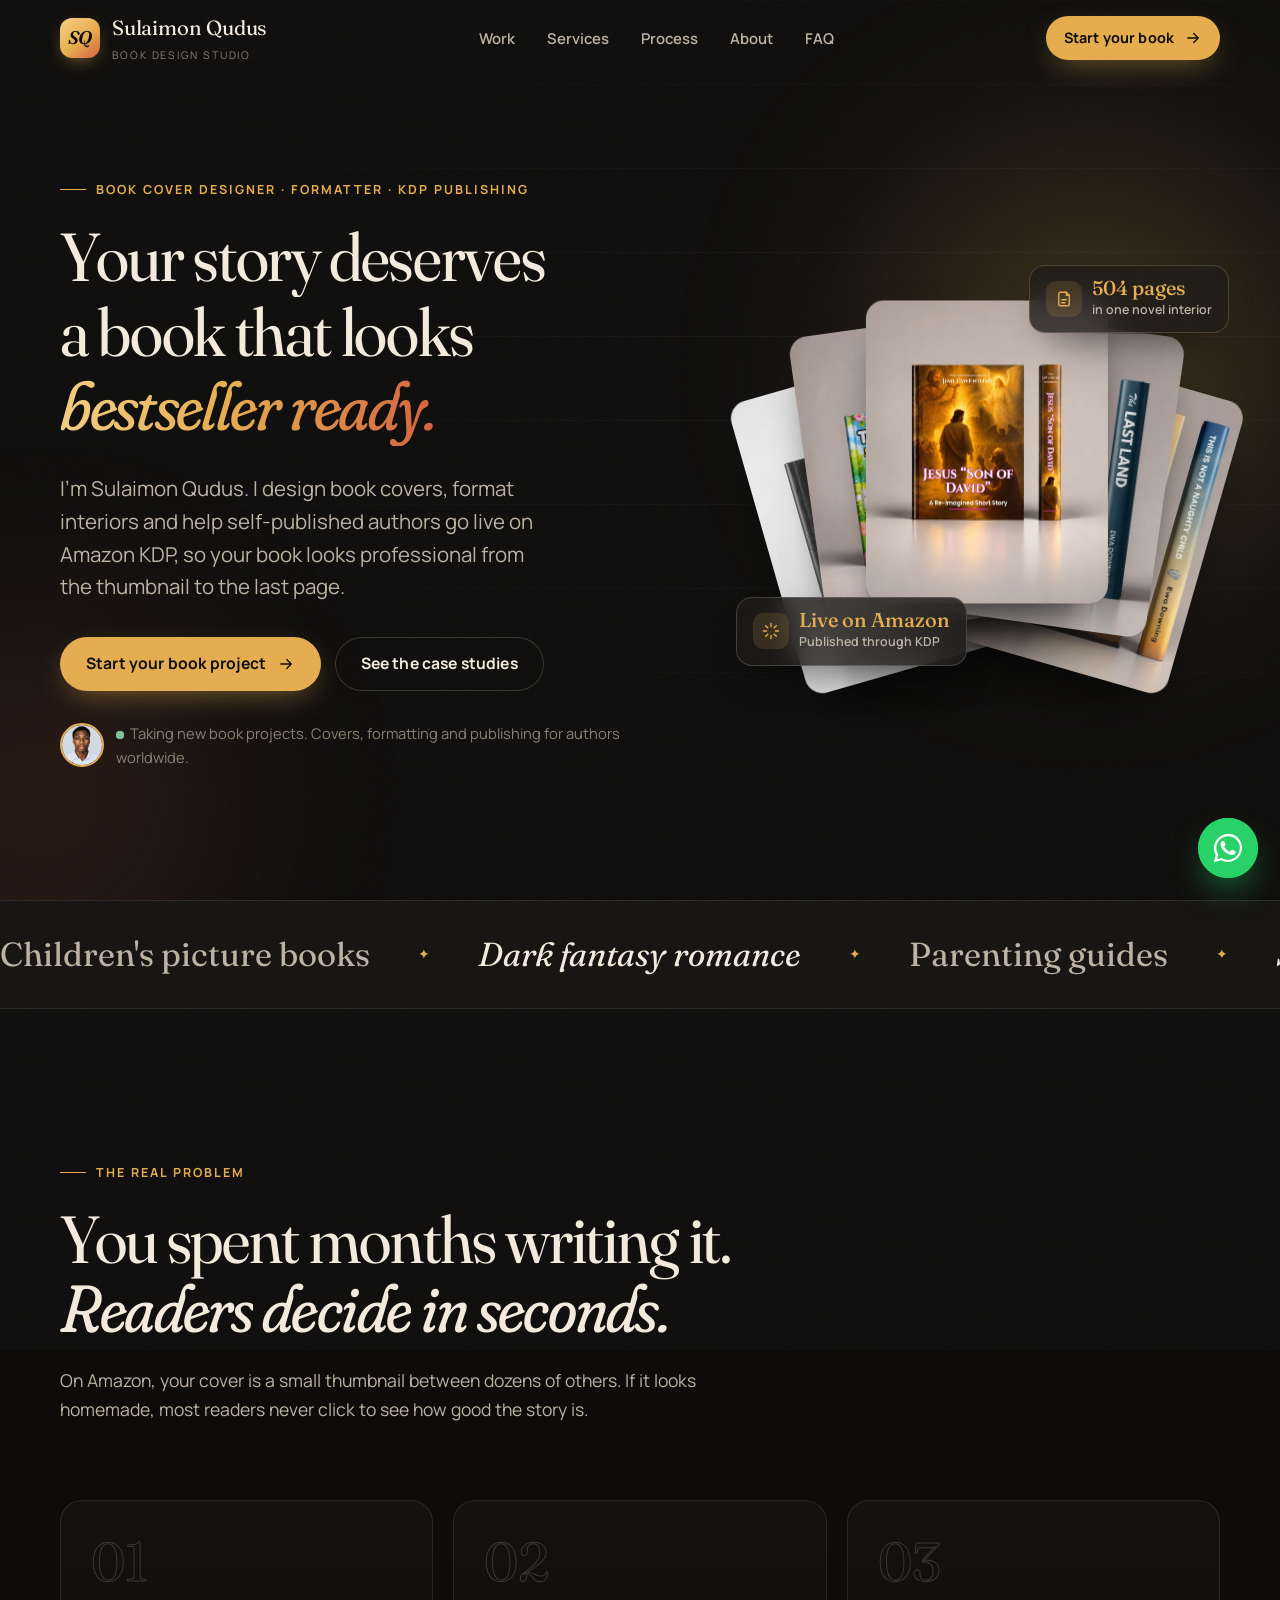
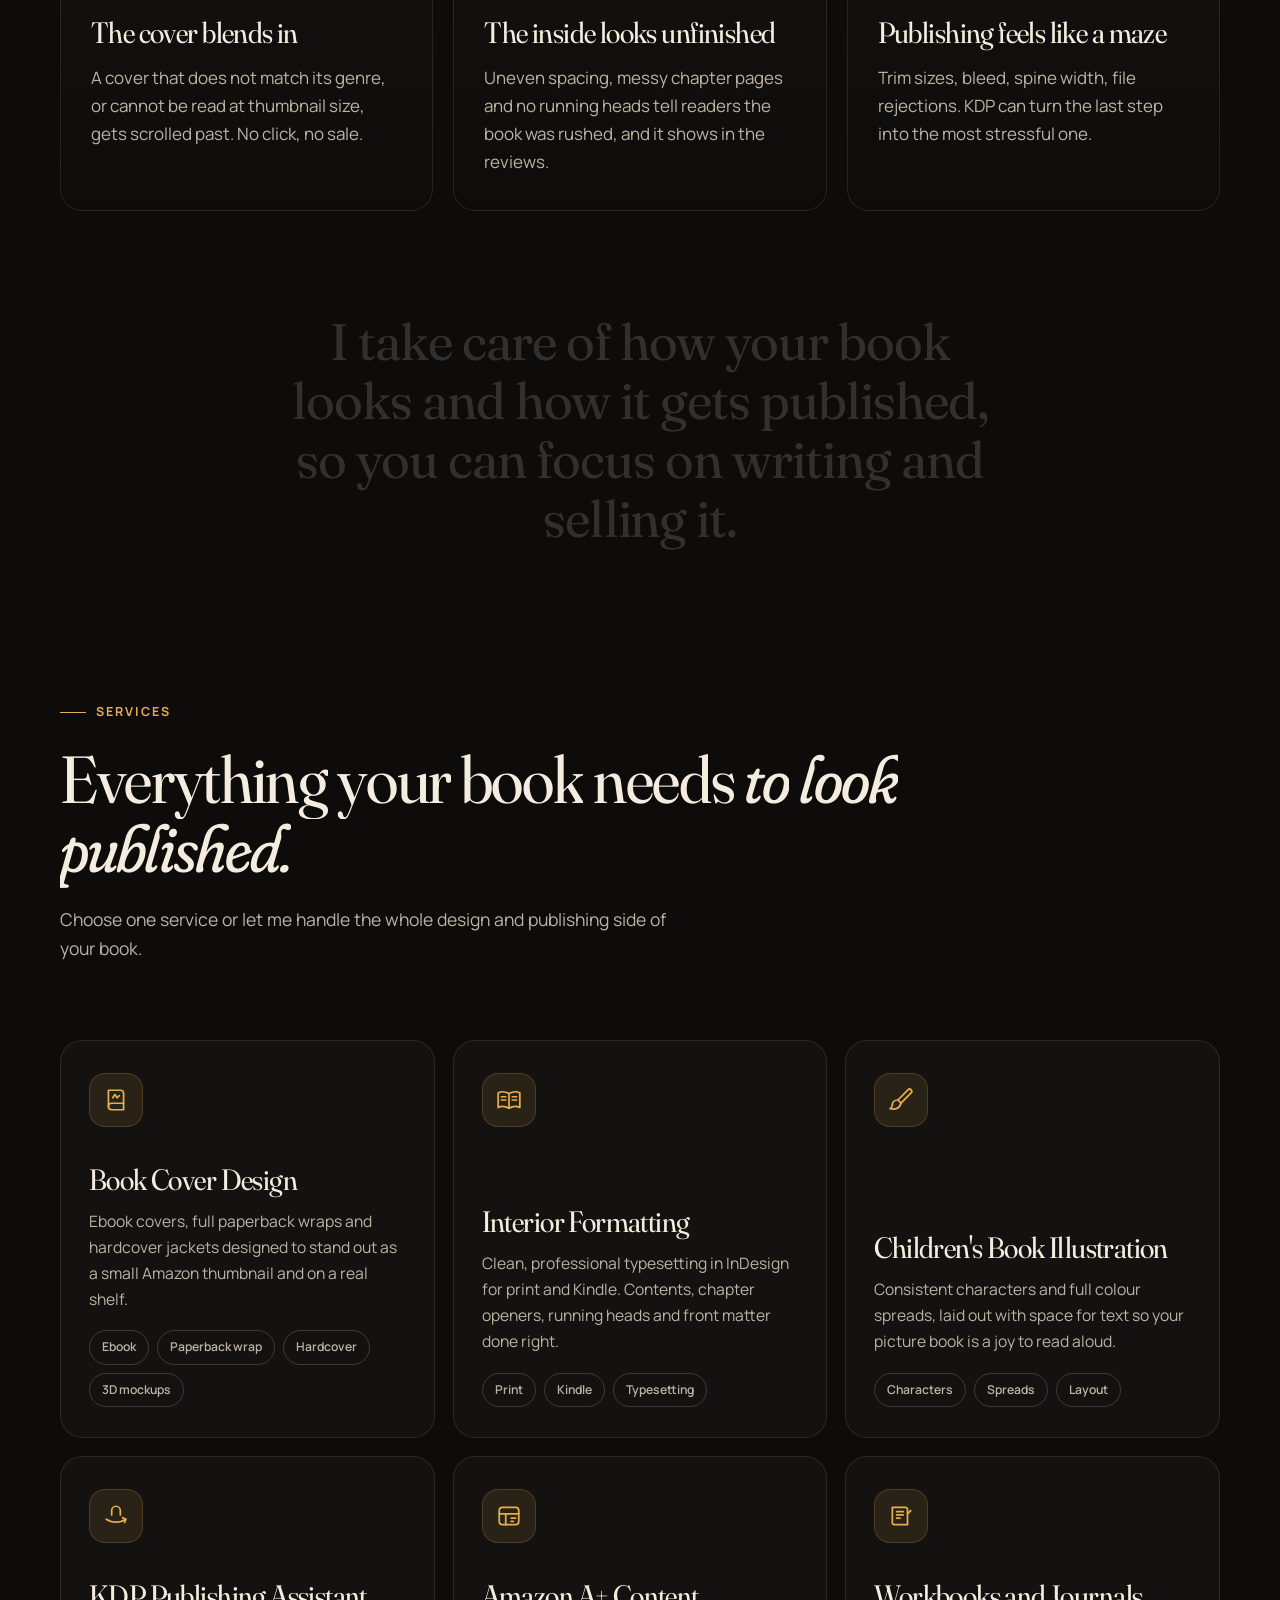
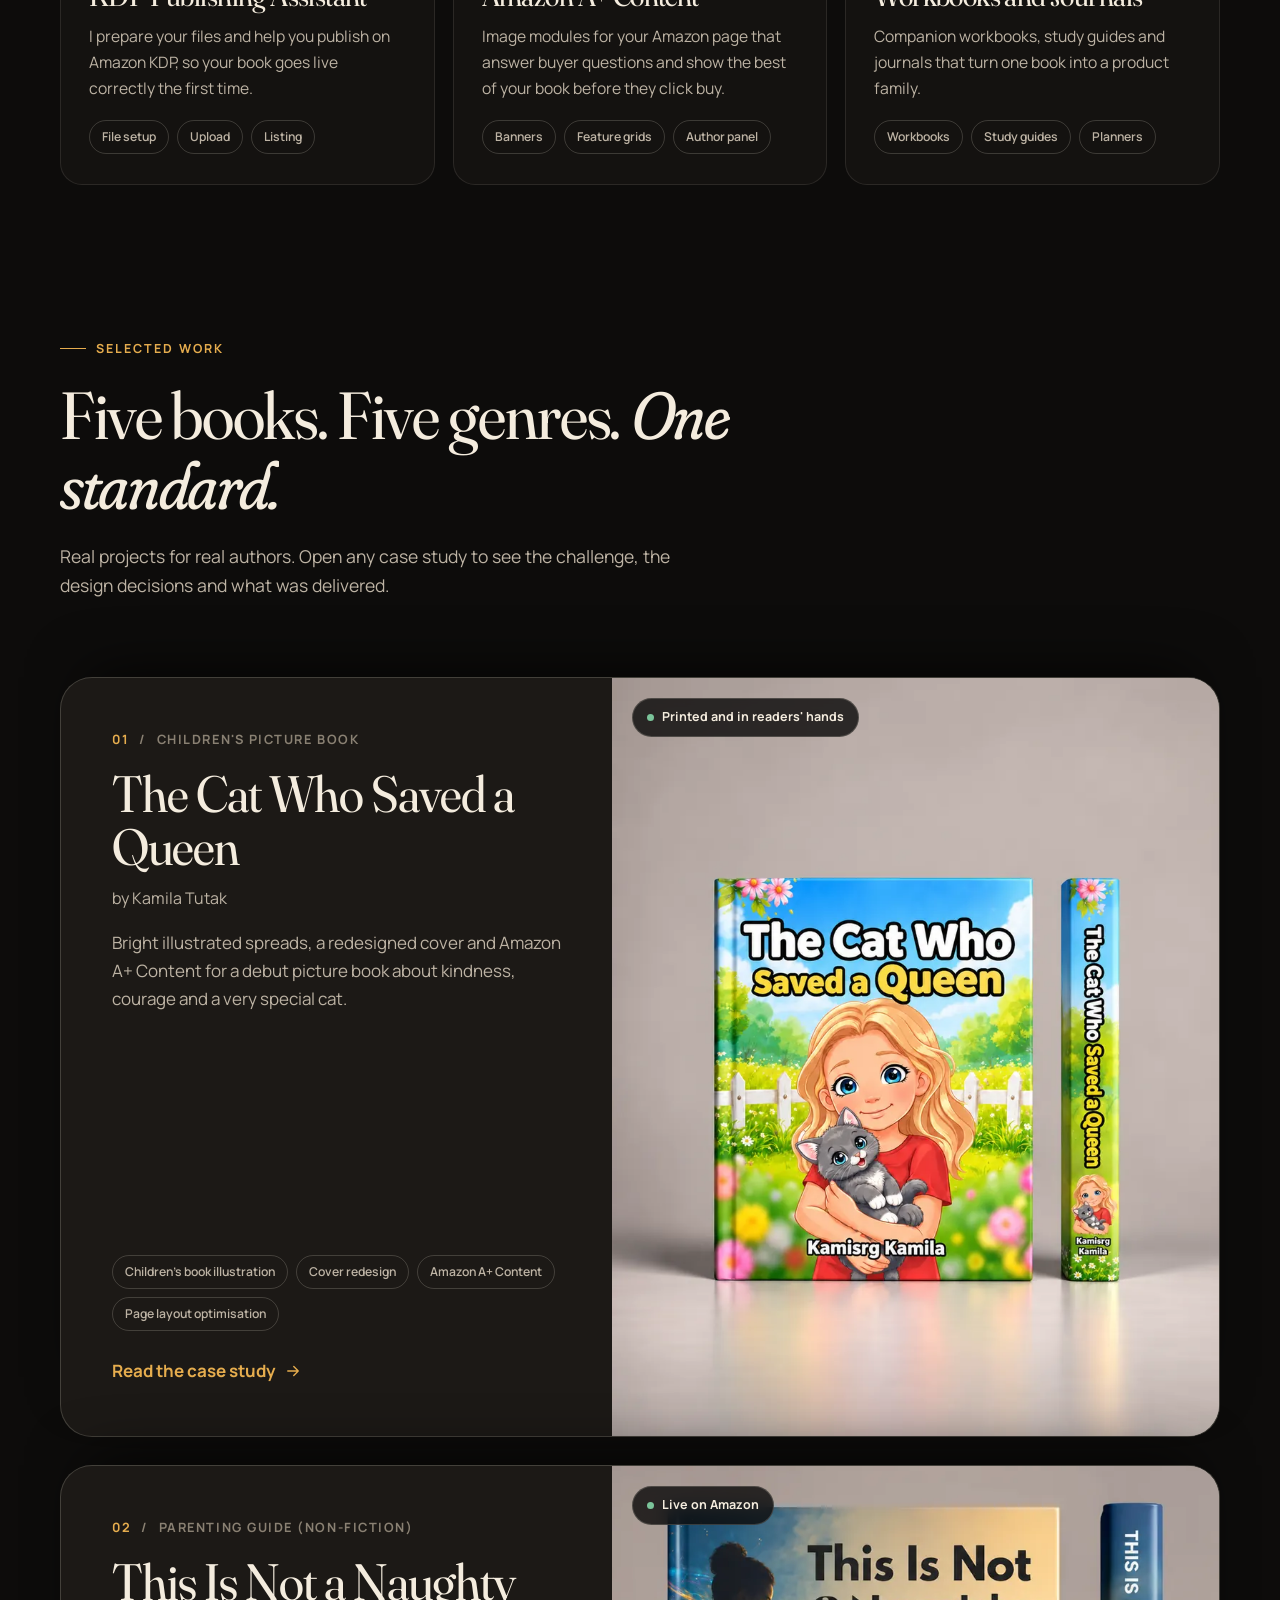
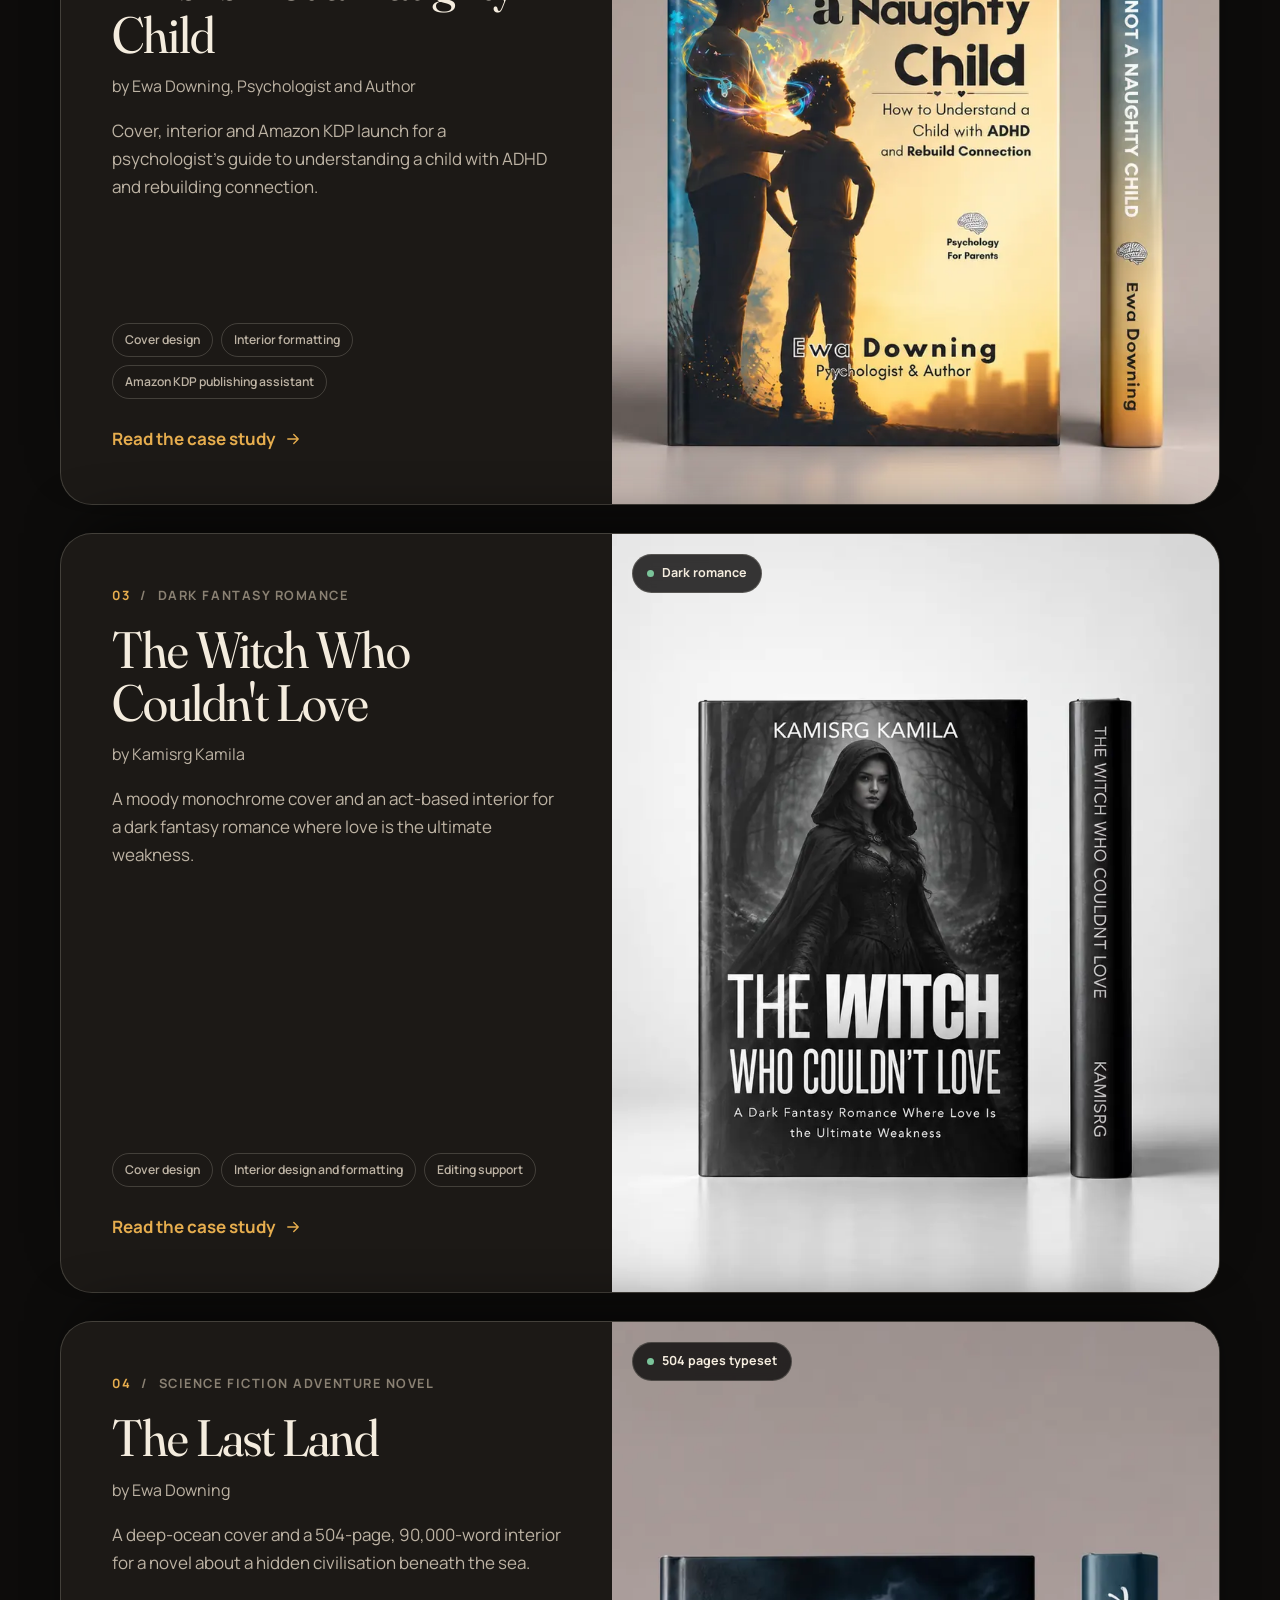
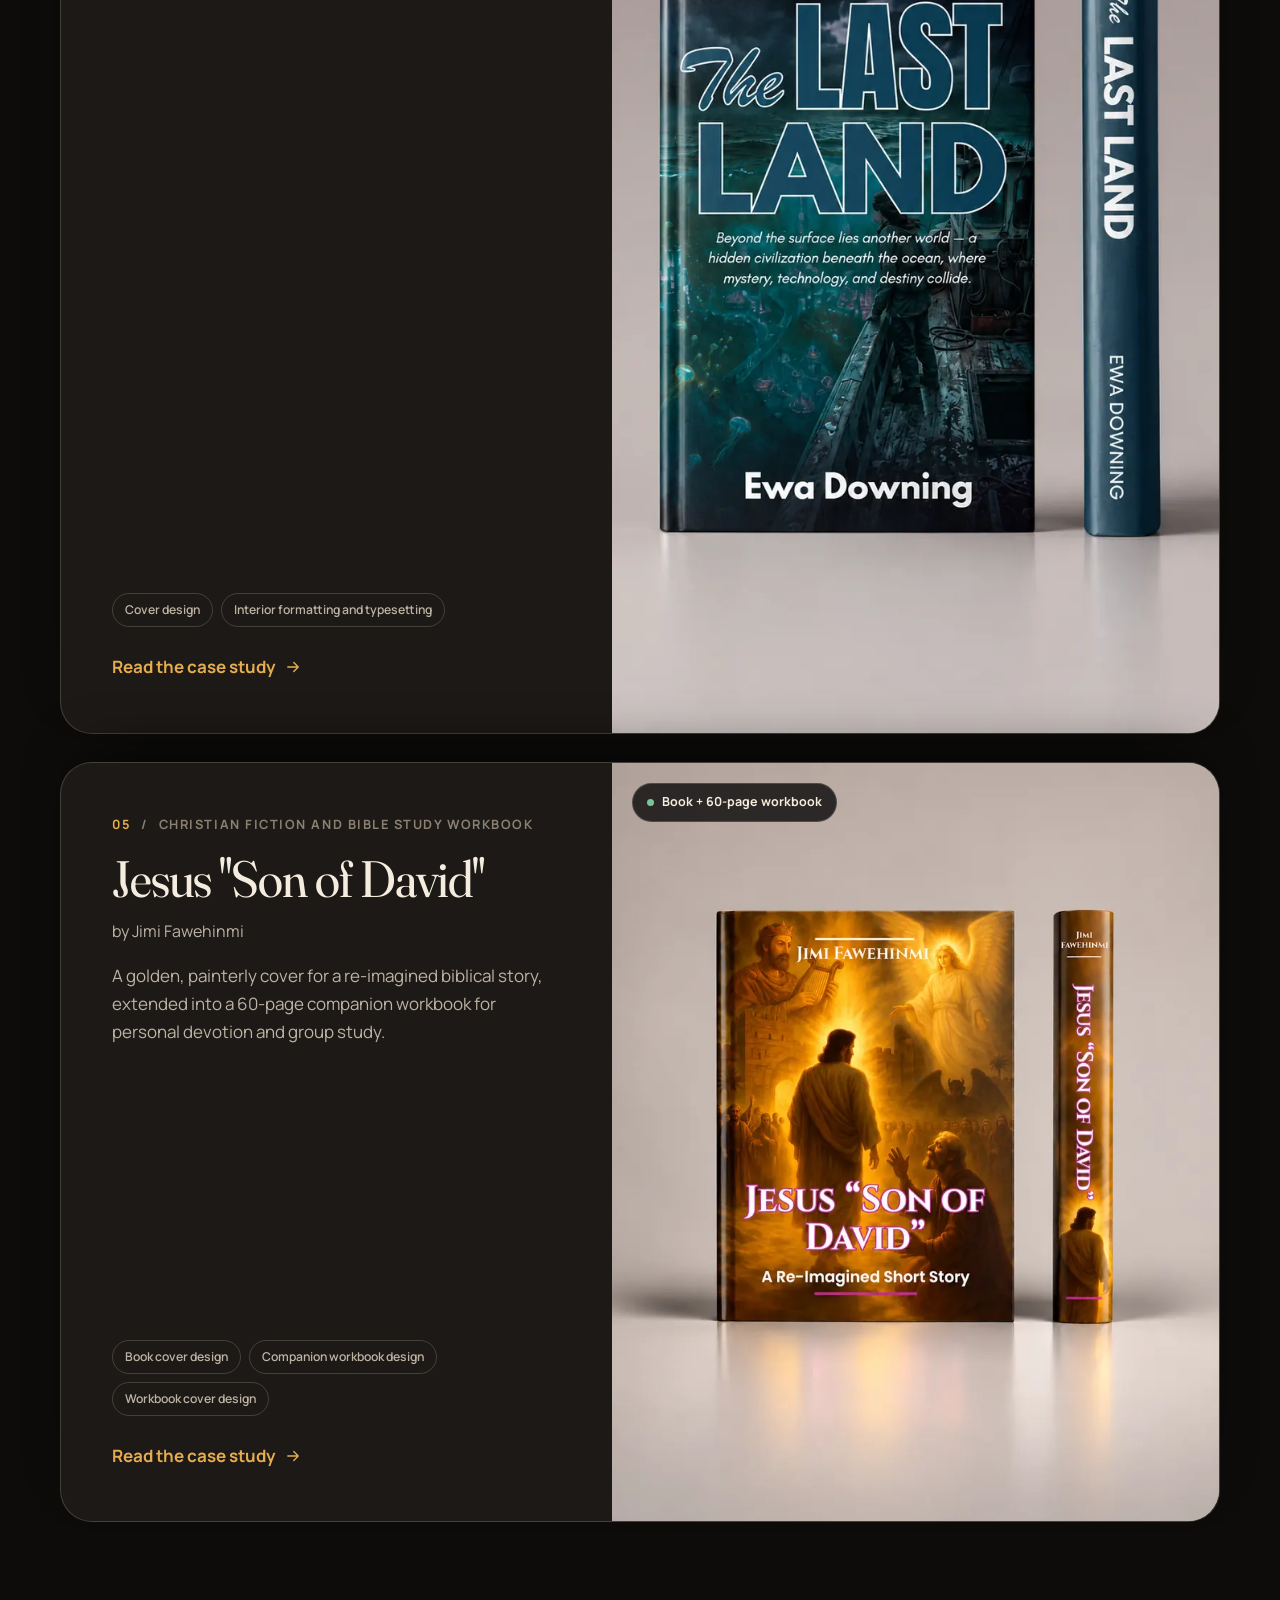
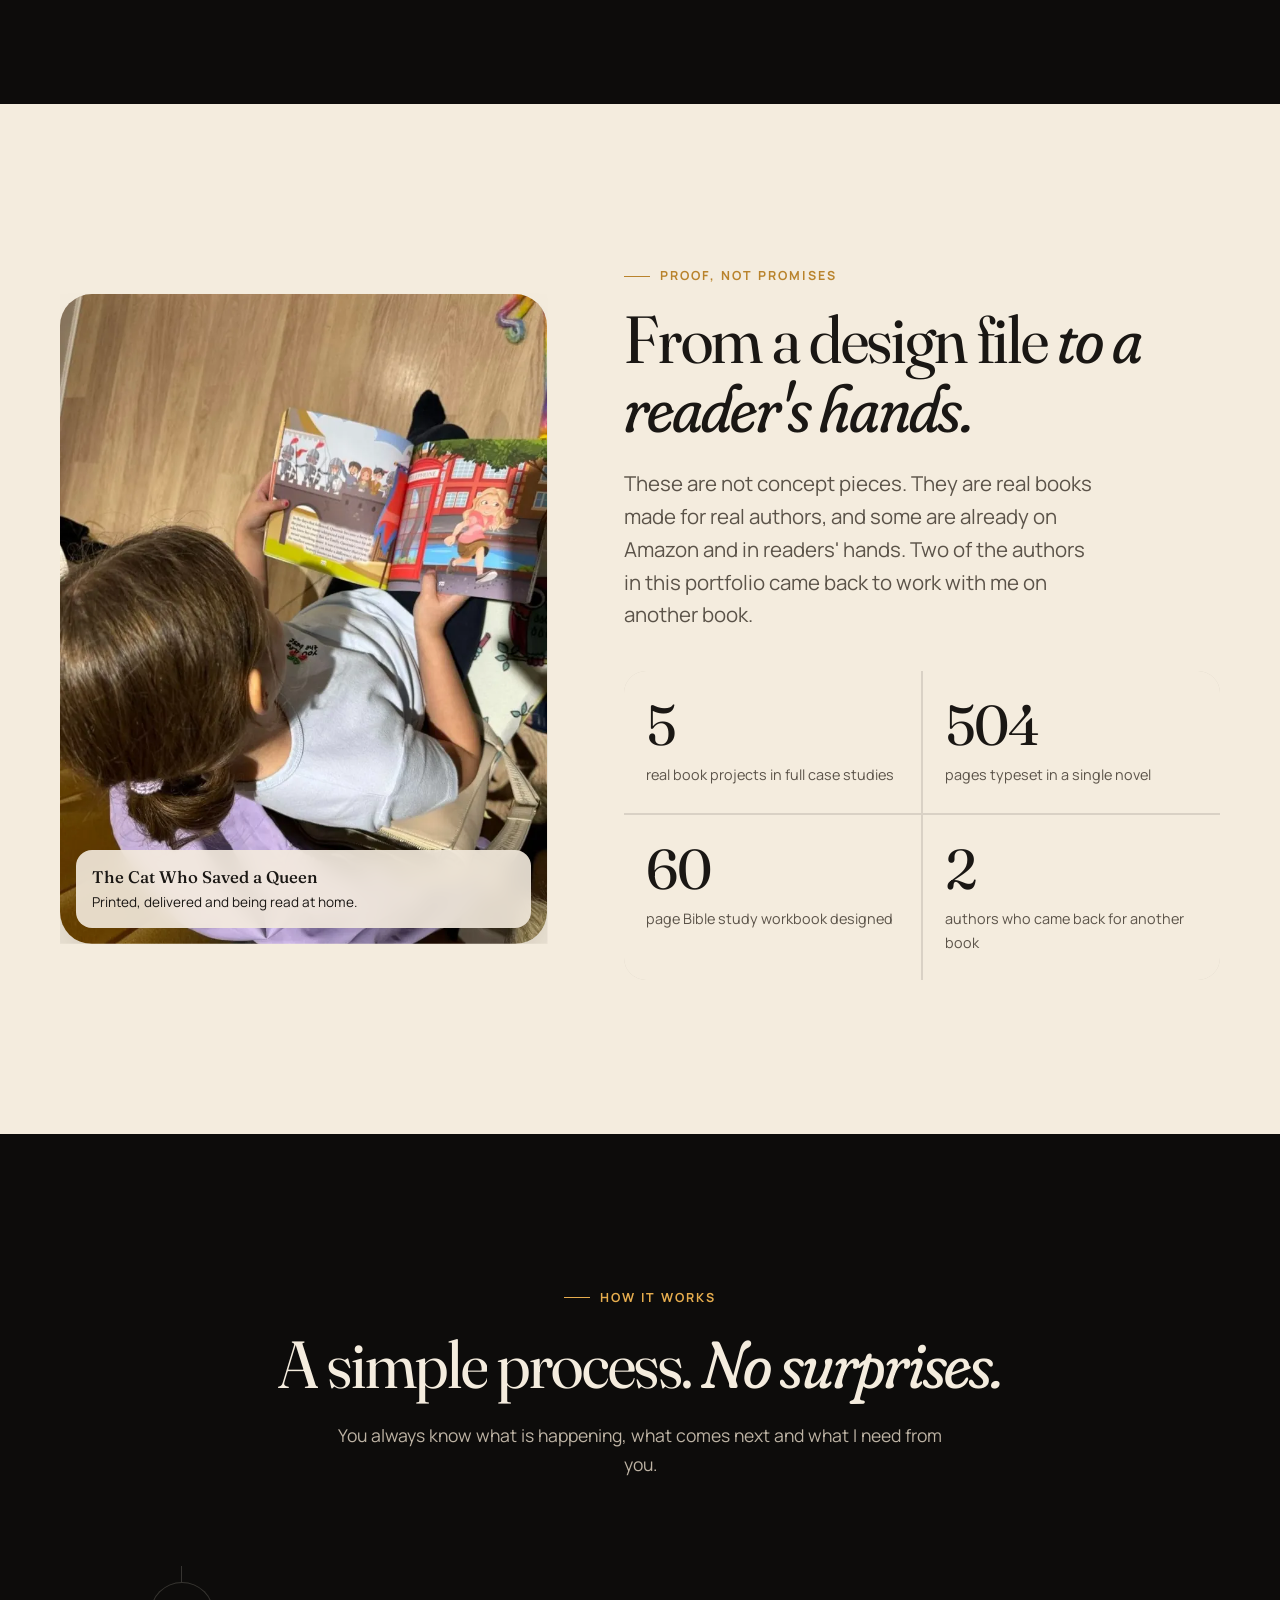
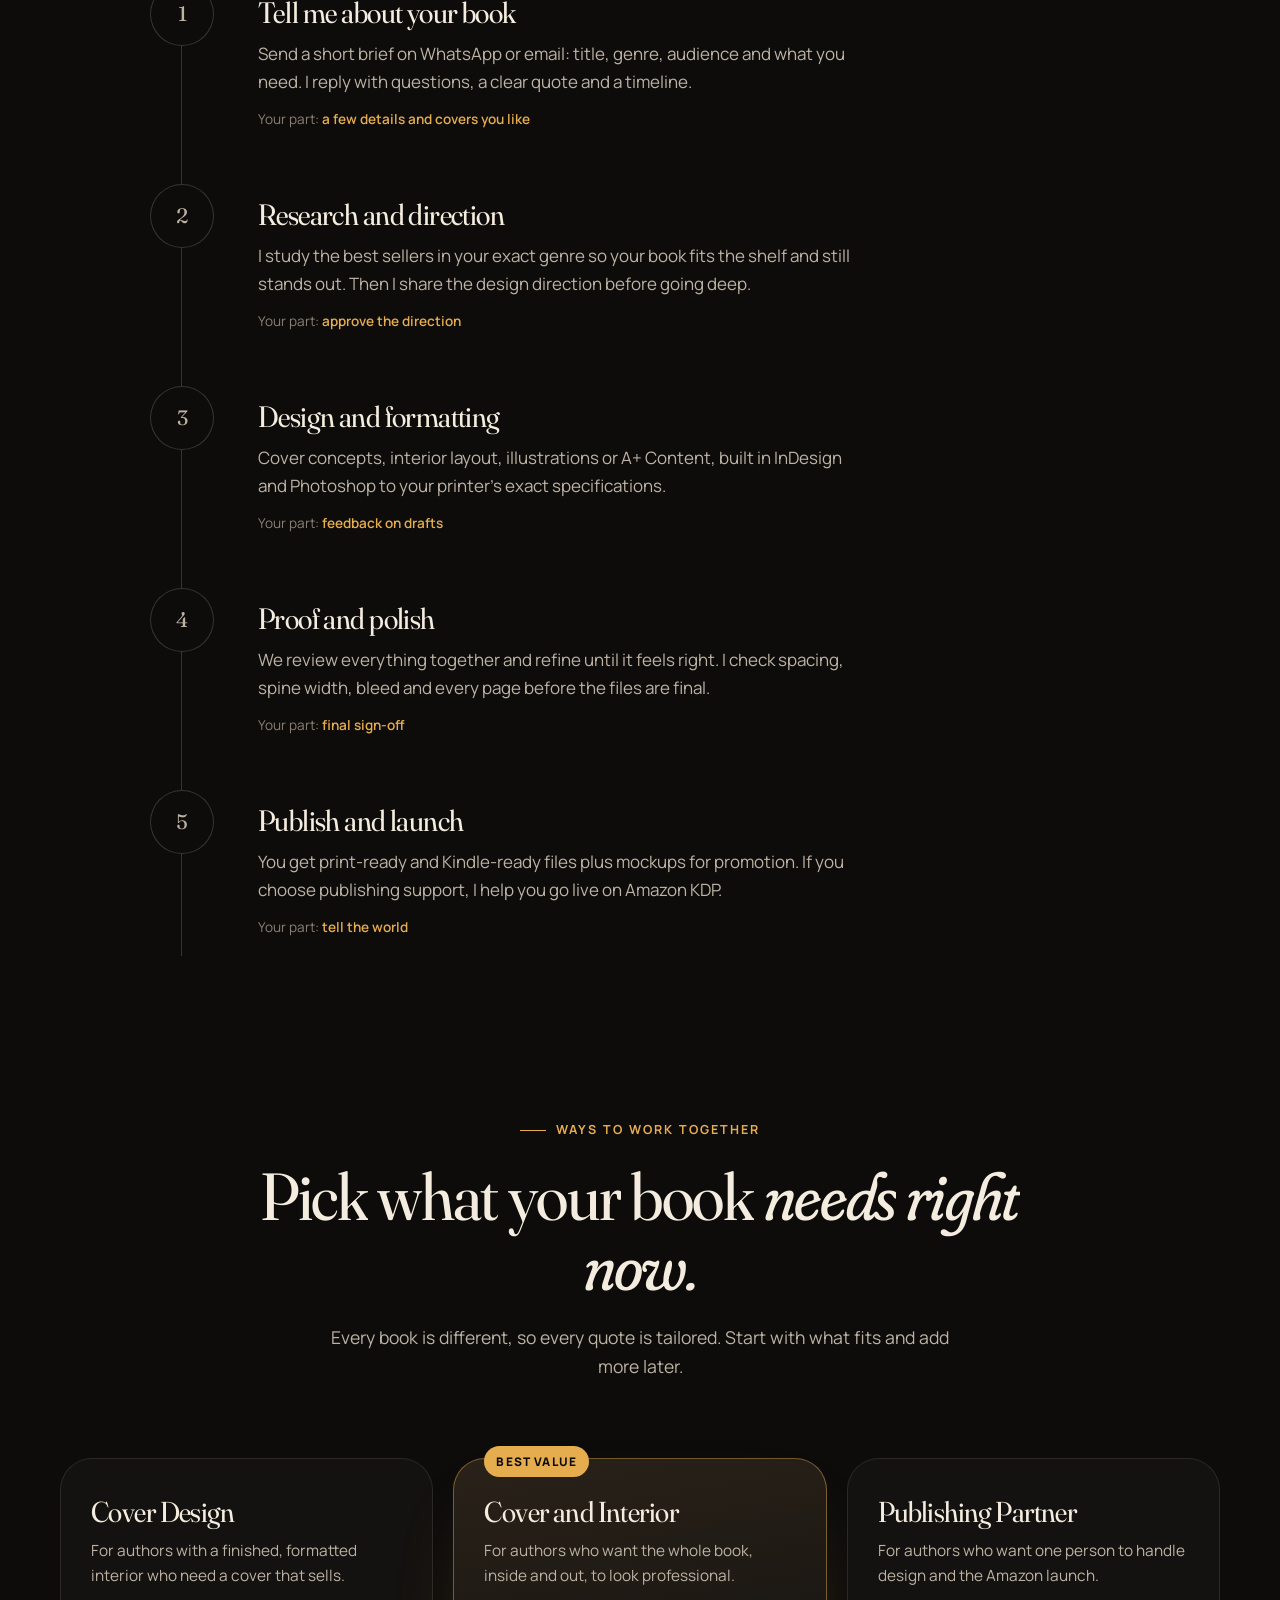
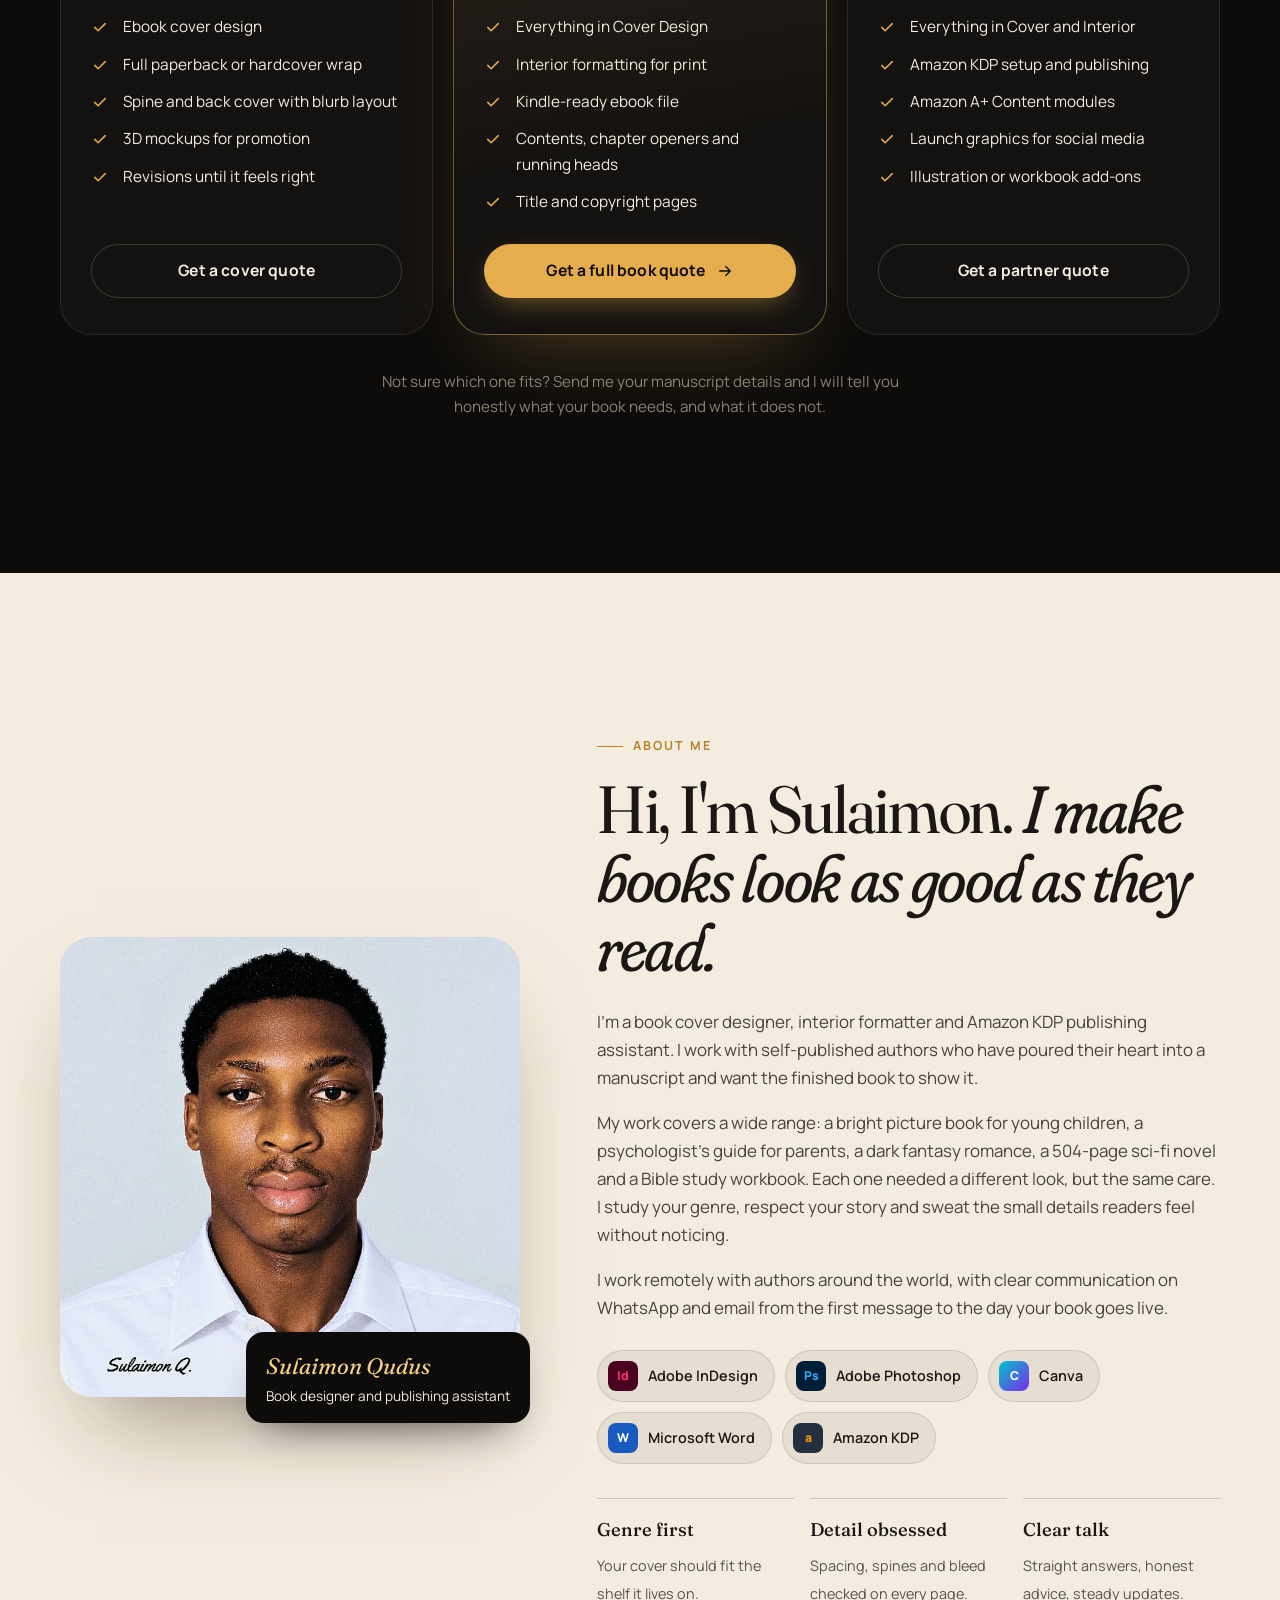
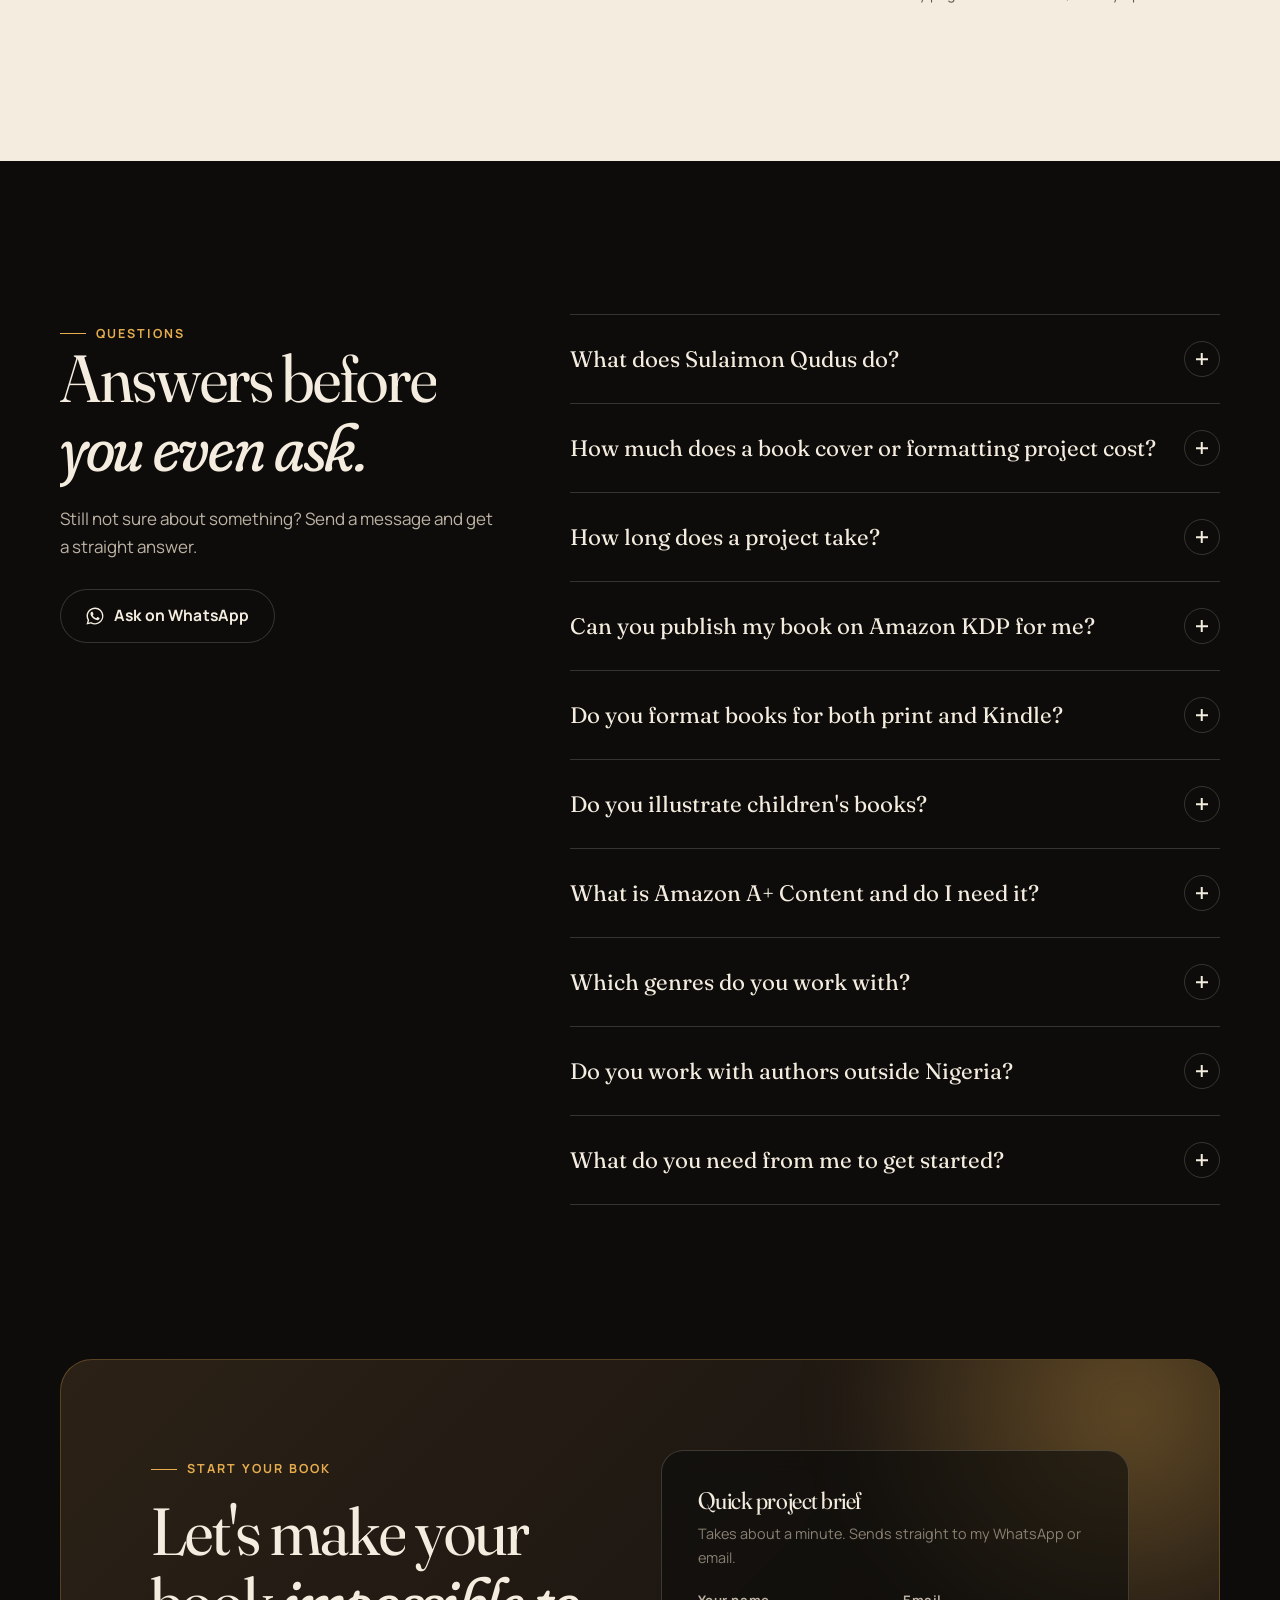
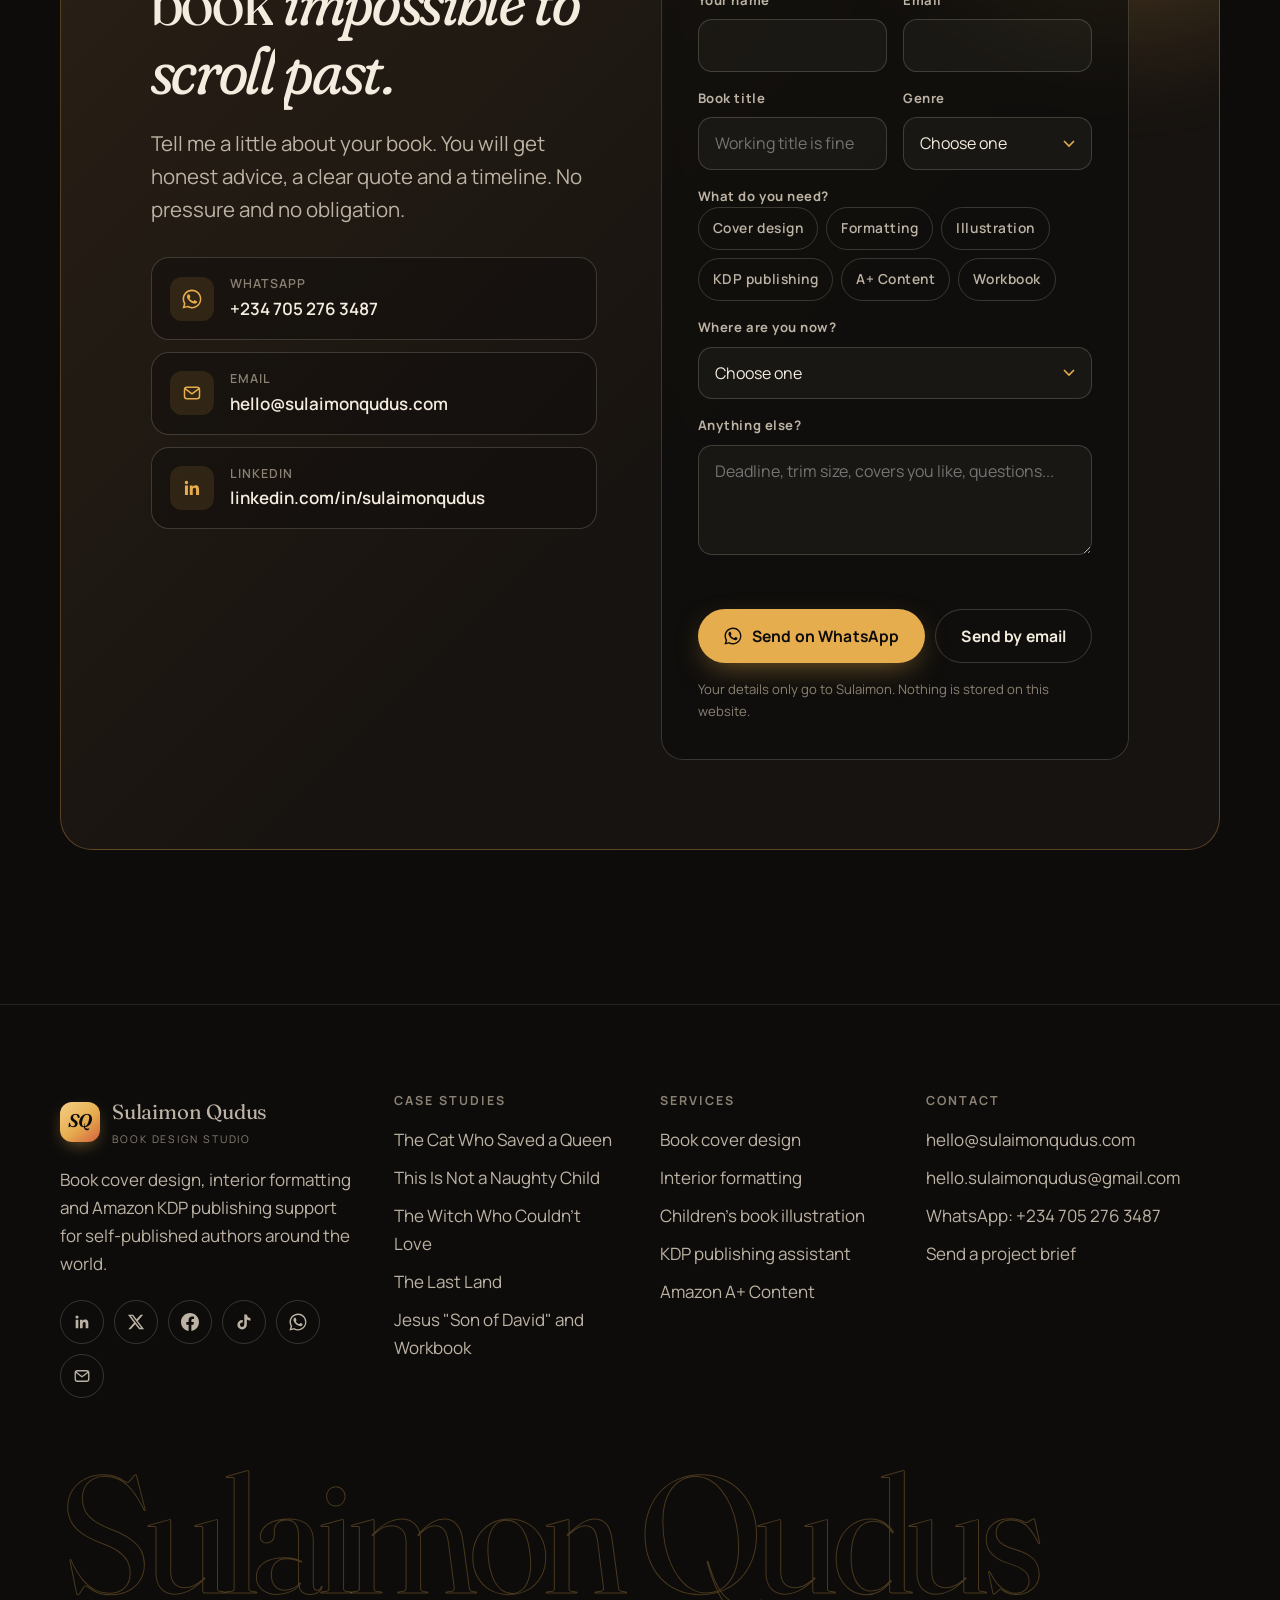
<file: home.html>
<!doctype html>
<html lang="en">
<head>
<meta charset="utf-8">
<meta name="viewport" content="width=device-width, initial-scale=1, viewport-fit=cover">
<title>Sulaimon Qudus | Book Cover Designer and KDP Formatter</title>
<meta name="description" content="Book cover design, interior formatting and Amazon KDP publishing for self-published authors. See 5 real case studies and start your book today.">
<meta name="author" content="Sulaimon Qudus">
<meta name="robots" content="index, follow, max-image-preview:large, max-snippet:-1">
<link rel="canonical" href="https://sulaimonqudus.com/">
<meta name="theme-color" content="#0d0c0b">
<meta property="og:type" content="website">
<meta property="og:site_name" content="Sulaimon Qudus">
<meta property="og:title" content="Sulaimon Qudus | Book Cover Designer and KDP Formatter">
<meta property="og:description" content="Book cover design, interior formatting and Amazon KDP publishing for self-published authors. See 5 real case studies and start your book today.">
<meta property="og:url" content="https://sulaimonqudus.com/">
<meta property="og:image" content="https://sulaimonqudus.com/og-image.jpg">
<meta property="og:image:width" content="1200">
<meta property="og:image:height" content="630">
<meta property="og:image:alt" content="Sulaimon Qudus | Book Cover Designer and KDP Formatter">
<meta property="og:locale" content="en_GB">
<meta name="twitter:card" content="summary_large_image">
<meta name="twitter:site" content="@qudus__sulaimon">
<meta name="twitter:creator" content="@qudus__sulaimon">
<meta name="twitter:title" content="Sulaimon Qudus | Book Cover Designer and KDP Formatter">
<meta name="twitter:description" content="Book cover design, interior formatting and Amazon KDP publishing for self-published authors. See 5 real case studies and start your book today.">
<meta name="twitter:image" content="https://sulaimonqudus.com/og-image.jpg">
<link rel="icon" href="favicon.svg" type="image/svg+xml">
<link rel="icon" href="favicon-32.png" sizes="32x32" type="image/png">
<link rel="apple-touch-icon" href="apple-touch-icon.png">
<link rel="preconnect" href="https://fonts.googleapis.com">
<link rel="preconnect" href="https://fonts.gstatic.com" crossorigin>
<link rel="stylesheet" href="https://fonts.googleapis.com/css2?family=Fraunces:ital,opsz,wght,SOFT,WONK@0,9..144,300..700,0..100,0..1;1,9..144,300..700,0..100,0..1&family=Manrope:wght@400;500;600;700;800&display=swap">
<link rel="stylesheet" href="styles.css?v=1">
<link rel="preload" as="image" href="mockup-not-a-naughty-child.webp">
<script type="application/ld+json">{"@context":"https://schema.org","@graph":[{"@type":"WebSite","@id":"https://sulaimonqudus.com/#website","url":"https://sulaimonqudus.com/","name":"Sulaimon Qudus","publisher":{"@id":"https://sulaimonqudus.com/#person"},"inLanguage":"en"},{"@type":"WebPage","@id":"https://sulaimonqudus.com/#webpage","url":"https://sulaimonqudus.com/","name":"Sulaimon Qudus | Book Cover Designer and KDP Formatter","isPartOf":{"@id":"https://sulaimonqudus.com/#website"},"about":{"@id":"https://sulaimonqudus.com/#person"},"primaryImageOfPage":"https://sulaimonqudus.com/og-image.jpg","speakable":{"@type":"SpeakableSpecification","cssSelector":[".hero h1",".hero .lead",".faq-answer"]}},{"@type":"Person","@id":"https://sulaimonqudus.com/#person","name":"Sulaimon Qudus","givenName":"Qudus","familyName":"Sulaimon","jobTitle":"Book Cover Designer and Interior Formatter","description":"Book cover designer, interior formatter and Amazon KDP publishing assistant for self-published authors.","url":"https://sulaimonqudus.com/","image":"https://sulaimonqudus.com/sulaimon-qudus.webp","email":"mailto:hello@sulaimonqudus.com","telephone":"+2347052763487","nationality":{"@type":"Country","name":"Nigeria"},"knowsAbout":["Book cover design","Book interior formatting","Typesetting","Amazon KDP publishing","Amazon A+ Content","Children's book illustration","Workbook design","Self-publishing","Adobe InDesign","Adobe Photoshop","Canva"],"sameAs":["https://www.linkedin.com/in/sulaimonqudus","https://x.com/qudus__sulaimon","https://www.facebook.com/qudus.sulaimon0","https://www.tiktok.com/@sulaimon.qudus"],"worksFor":{"@id":"https://sulaimonqudus.com/#business"}},{"@type":"ProfessionalService","@id":"https://sulaimonqudus.com/#business","name":"Sulaimon Qudus Book Design Studio","url":"https://sulaimonqudus.com/","image":"https://sulaimonqudus.com/og-image.jpg","logo":"https://sulaimonqudus.com/apple-touch-icon.png","description":"Book cover design, interior formatting, children's book illustration, Amazon A+ Content and KDP publishing support for self-published authors worldwide.","founder":{"@id":"https://sulaimonqudus.com/#person"},"email":"hello@sulaimonqudus.com","telephone":"+2347052763487","areaServed":"Worldwide","address":{"@type":"PostalAddress","addressCountry":"NG"},"sameAs":["https://www.linkedin.com/in/sulaimonqudus","https://x.com/qudus__sulaimon","https://www.facebook.com/qudus.sulaimon0","https://www.tiktok.com/@sulaimon.qudus"],"contactPoint":[{"@type":"ContactPoint","contactType":"sales","email":"hello@sulaimonqudus.com","telephone":"+2347052763487","availableLanguage":["English"],"url":"https://wa.me/2347052763487"}],"hasOfferCatalog":{"@type":"OfferCatalog","name":"Book design and publishing services","itemListElement":[{"@type":"Offer","itemOffered":{"@type":"Service","name":"Book Cover Design","description":"Ebook covers, full paperback wraps and hardcover jackets designed to stand out as a small Amazon thumbnail and on a real shelf.","provider":{"@id":"https://sulaimonqudus.com/#person"}}},{"@type":"Offer","itemOffered":{"@type":"Service","name":"Interior Formatting","description":"Clean, professional typesetting in InDesign for print and Kindle. Contents, chapter openers, running heads and front matter done right.","provider":{"@id":"https://sulaimonqudus.com/#person"}}},{"@type":"Offer","itemOffered":{"@type":"Service","name":"Children's Book Illustration","description":"Consistent characters and full colour spreads, laid out with space for text so your picture book is a joy to read aloud.","provider":{"@id":"https://sulaimonqudus.com/#person"}}},{"@type":"Offer","itemOffered":{"@type":"Service","name":"KDP Publishing Assistant","description":"I prepare your files and help you publish on Amazon KDP, so your book goes live correctly the first time.","provider":{"@id":"https://sulaimonqudus.com/#person"}}},{"@type":"Offer","itemOffered":{"@type":"Service","name":"Amazon A+ Content","description":"Image modules for your Amazon page that answer buyer questions and show the best of your book before they click buy.","provider":{"@id":"https://sulaimonqudus.com/#person"}}},{"@type":"Offer","itemOffered":{"@type":"Service","name":"Workbooks and Journals","description":"Companion workbooks, study guides and journals that turn one book into a product family.","provider":{"@id":"https://sulaimonqudus.com/#person"}}}]}},{"@type":"ItemList","name":"Case studies","itemListElement":[{"@type":"ListItem","position":1,"url":"https://sulaimonqudus.com/the-cat-who-saved-a-queen","name":"The Cat Who Saved a Queen"},{"@type":"ListItem","position":2,"url":"https://sulaimonqudus.com/this-is-not-a-naughty-child","name":"This Is Not a Naughty Child"},{"@type":"ListItem","position":3,"url":"https://sulaimonqudus.com/the-witch-who-couldnt-love","name":"The Witch Who Couldn't Love"},{"@type":"ListItem","position":4,"url":"https://sulaimonqudus.com/the-last-land","name":"The Last Land"},{"@type":"ListItem","position":5,"url":"https://sulaimonqudus.com/jesus-son-of-david","name":"Jesus \"Son of David\" and Workbook"}]},{"@type":"FAQPage","@id":"https://sulaimonqudus.com/#faq","mainEntity":[{"@type":"Question","name":"What does Sulaimon Qudus do?","acceptedAnswer":{"@type":"Answer","text":"Sulaimon Qudus is a book cover designer, interior formatter and Amazon KDP publishing assistant for self-published authors. He designs ebook, paperback and hardcover covers, typesets interiors for print and Kindle, illustrates children's books, creates Amazon A+ Content and designs companion workbooks."}},{"@type":"Question","name":"How much does a book cover or formatting project cost?","acceptedAnswer":{"@type":"Answer","text":"It depends on what your book needs: an ebook cover only, a full print wrap, interior formatting, illustration or publishing support. Send a few details about your book on WhatsApp or by email and you will get a clear, fixed quote before any work starts. No hidden extras."}},{"@type":"Question","name":"How long does a project take?","acceptedAnswer":{"@type":"Answer","text":"Timelines depend on the scope. A cover is quicker than a fully illustrated picture book, and a 500-page novel takes longer to typeset than a short guide. You will get a clear timeline with your quote, and progress updates along the way."}},{"@type":"Question","name":"Can you publish my book on Amazon KDP for me?","acceptedAnswer":{"@type":"Answer","text":"Yes. As a KDP publishing assistant, Sulaimon prepares your print and Kindle files to Amazon's specifications and helps you upload and publish, so your book goes live correctly. This Is Not a Naughty Child by Ewa Downing is one book published this way."}},{"@type":"Question","name":"Do you format books for both print and Kindle?","acceptedAnswer":{"@type":"Answer","text":"Yes. Interiors are built in Adobe InDesign for print, at the trim size you choose (for example 6 x 9 inches), and prepared as a Kindle-ready ebook file as well."}},{"@type":"Question","name":"Do you illustrate children's books?","acceptedAnswer":{"@type":"Answer","text":"Yes. Children's book projects can include character design, full colour illustrated spreads, page layout with text placement, the cover and Amazon A+ Content. See The Cat Who Saved a Queen case study for an example."}},{"@type":"Question","name":"What is Amazon A+ Content and do I need it?","acceptedAnswer":{"@type":"Answer","text":"Amazon A+ Content is the set of images and text modules that appears in the From the Publisher section of your Amazon product page. It lets you show your characters, key benefits and author story visually. It is a strong way to help browsers become buyers, especially for children's books and non-fiction."}},{"@type":"Question","name":"Which genres do you work with?","acceptedAnswer":{"@type":"Answer","text":"Children's picture books, parenting and self-help, dark fantasy romance, science fiction and adventure, Christian fiction and faith-based workbooks. Each cover is designed to fit what readers of that genre expect to see."}},{"@type":"Question","name":"Do you work with authors outside Nigeria?","acceptedAnswer":{"@type":"Answer","text":"Yes. Sulaimon works remotely with authors anywhere in the world, and the books in this portfolio were created for authors based in the UK and Europe. Communication is by WhatsApp and email."}},{"@type":"Question","name":"What do you need from me to get started?","acceptedAnswer":{"@type":"Answer","text":"Your final manuscript (for formatting), your book title and subtitle, author name, genre, trim size if you know it, your back cover blurb, and two or three covers in your genre that you like. If you are not sure about any of these, that is fine. We can work it out together."}}]}]}</script>
</head><body>
<a class="skip-link" href="#main">Skip to content</a>
<div class="progress" aria-hidden="true"></div>
<div class="grain" aria-hidden="true"></div>
<header class="site-header">
  <nav class="wrap nav" aria-label="Main">
    <a class="logo" href="home.html" aria-label="Sulaimon Qudus, home">
      <span class="logo-mark" aria-hidden="true">SQ</span>
      <span>Sulaimon Qudus<small>Book Design Studio</small></span>
    </a>
    <ul class="nav-links"><li><a href="home.html#work">Work</a></li><li><a href="home.html#services">Services</a></li><li><a href="home.html#process">Process</a></li><li><a href="home.html#about">About</a></li><li><a href="home.html#faq">FAQ</a></li></ul>
    <div class="nav-cta">
      <a class="btn btn-sm" href="home.html#contact" data-magnetic>Start your book <svg viewBox="0 0 24 24" fill="none" stroke="currentColor" stroke-width="1.8" stroke-linecap="round" stroke-linejoin="round" aria-hidden="true"><path d="M5 12h14M13 6l6 6-6 6"/></svg></a>
      <button class="menu-btn" aria-label="Open menu" aria-expanded="false" aria-controls="mobile-menu"><span></span><span></span></button>
    </div>
  </nav>
</header>
<div class="mobile-menu" id="mobile-menu">
  <ul><li><a href="home.html#work">Work</a></li><li><a href="home.html#services">Services</a></li><li><a href="home.html#process">Process</a></li><li><a href="home.html#about">About</a></li><li><a href="home.html#faq">FAQ</a></li><li><a href="home.html#contact">Contact</a></li></ul>
  <a class="btn" href="https://wa.me/2347052763487" target="_blank" rel="noopener"><svg viewBox="0 0 24 24" fill="currentColor" aria-hidden="true"><path d="M17.47 14.38c-.3-.15-1.76-.87-2.03-.97-.27-.1-.47-.15-.67.15-.2.3-.77.97-.94 1.17-.17.2-.35.22-.65.07-.3-.15-1.26-.46-2.4-1.48-.89-.79-1.49-1.77-1.66-2.07-.17-.3-.02-.46.13-.61.13-.13.3-.35.45-.52.15-.17.2-.3.3-.5.1-.2.05-.37-.02-.52-.08-.15-.67-1.62-.92-2.22-.24-.58-.49-.5-.67-.51h-.57c-.2 0-.52.07-.8.37-.27.3-1.04 1.02-1.04 2.48 0 1.46 1.07 2.88 1.22 3.08.15.2 2.1 3.2 5.08 4.49.71.31 1.26.49 1.7.63.71.23 1.36.2 1.87.12.57-.09 1.76-.72 2.01-1.41.25-.7.25-1.29.17-1.41-.07-.13-.27-.2-.57-.35M12.05 21.5h-.01a9.4 9.4 0 0 1-4.8-1.31l-.34-.2-3.57.93.95-3.48-.22-.36a9.4 9.4 0 0 1-1.44-5.02c0-5.2 4.23-9.43 9.44-9.43a9.38 9.38 0 0 1 9.43 9.44c0 5.2-4.24 9.43-9.44 9.43m8.03-17.47A11.28 11.28 0 0 0 12.05.7C5.79.7.7 5.79.7 12.05c0 2 .52 3.95 1.52 5.67L.6 23.4l5.82-1.53a11.3 11.3 0 0 0 5.42 1.38h.01c6.26 0 11.35-5.09 11.35-11.35 0-3.03-1.18-5.88-3.33-8.03"/></svg> Chat on WhatsApp</a>
  <div class="socials"><a href="https://www.linkedin.com/in/sulaimonqudus" target="_blank" rel="noopener me" aria-label="LinkedIn"><svg viewBox="0 0 24 24" fill="currentColor" aria-hidden="true"><path d="M20.45 20.45h-3.56v-5.57c0-1.33-.02-3.04-1.85-3.04-1.86 0-2.14 1.45-2.14 2.94v5.67H9.35V9h3.41v1.56h.05c.48-.9 1.64-1.85 3.37-1.85 3.6 0 4.27 2.37 4.27 5.46v6.28ZM5.34 7.43a2.06 2.06 0 1 1 0-4.13 2.06 2.06 0 0 1 0 4.13ZM7.12 20.45H3.56V9h3.56v11.45Z"/></svg></a><a href="https://x.com/qudus__sulaimon" target="_blank" rel="noopener me" aria-label="X (Twitter)"><svg viewBox="0 0 24 24" fill="currentColor" aria-hidden="true"><path d="M18.24 2.25h3.31l-7.23 8.26 8.5 11.24h-6.66l-5.21-6.82-5.97 6.82H1.67l7.73-8.84L1.25 2.25h6.83l4.71 6.23 5.45-6.23Zm-1.16 17.52h1.83L7.08 4.13H5.12l11.96 15.64Z"/></svg></a><a href="https://www.facebook.com/qudus.sulaimon0" target="_blank" rel="noopener me" aria-label="Facebook"><svg viewBox="0 0 24 24" fill="currentColor" aria-hidden="true"><path d="M24 12.07C24 5.4 18.63 0 12 0S0 5.4 0 12.07C0 18.1 4.39 23.1 10.13 24v-8.44H7.08v-3.49h3.05V9.41c0-3.02 1.79-4.69 4.53-4.69 1.31 0 2.68.24 2.68.24v2.97h-1.51c-1.49 0-1.96.93-1.96 1.89v2.25h3.33l-.53 3.49h-2.8V24C19.61 23.1 24 18.1 24 12.07Z"/></svg></a><a href="https://www.tiktok.com/@sulaimon.qudus" target="_blank" rel="noopener me" aria-label="TikTok"><svg viewBox="0 0 24 24" fill="currentColor" aria-hidden="true"><path d="M19.59 6.69a4.83 4.83 0 0 1-3.77-4.25V2h-3.45v13.67a2.89 2.89 0 0 1-5.2 1.74 2.89 2.89 0 0 1 2.31-4.64c.3 0 .59.04.86.13V9.4a6.34 6.34 0 0 0-.86-.06 6.33 6.33 0 1 0 6.34 6.33V8.69a8.18 8.18 0 0 0 4.77 1.52V6.77a4.85 4.85 0 0 1-1-.08Z"/></svg></a><a href="https://wa.me/2347052763487" target="_blank" rel="noopener me" aria-label="WhatsApp"><svg viewBox="0 0 24 24" fill="currentColor" aria-hidden="true"><path d="M17.47 14.38c-.3-.15-1.76-.87-2.03-.97-.27-.1-.47-.15-.67.15-.2.3-.77.97-.94 1.17-.17.2-.35.22-.65.07-.3-.15-1.26-.46-2.4-1.48-.89-.79-1.49-1.77-1.66-2.07-.17-.3-.02-.46.13-.61.13-.13.3-.35.45-.52.15-.17.2-.3.3-.5.1-.2.05-.37-.02-.52-.08-.15-.67-1.62-.92-2.22-.24-.58-.49-.5-.67-.51h-.57c-.2 0-.52.07-.8.37-.27.3-1.04 1.02-1.04 2.48 0 1.46 1.07 2.88 1.22 3.08.15.2 2.1 3.2 5.08 4.49.71.31 1.26.49 1.7.63.71.23 1.36.2 1.87.12.57-.09 1.76-.72 2.01-1.41.25-.7.25-1.29.17-1.41-.07-.13-.27-.2-.57-.35M12.05 21.5h-.01a9.4 9.4 0 0 1-4.8-1.31l-.34-.2-3.57.93.95-3.48-.22-.36a9.4 9.4 0 0 1-1.44-5.02c0-5.2 4.23-9.43 9.44-9.43a9.38 9.38 0 0 1 9.43 9.44c0 5.2-4.24 9.43-9.44 9.43m8.03-17.47A11.28 11.28 0 0 0 12.05.7C5.79.7.7 5.79.7 12.05c0 2 .52 3.95 1.52 5.67L.6 23.4l5.82-1.53a11.3 11.3 0 0 0 5.42 1.38h.01c6.26 0 11.35-5.09 11.35-11.35 0-3.03-1.18-5.88-3.33-8.03"/></svg></a><a href="mailto:hello@sulaimonqudus.com" aria-label="Email"><svg viewBox="0 0 24 24" fill="none" stroke="currentColor" stroke-width="1.8" stroke-linecap="round" stroke-linejoin="round" aria-hidden="true"><rect x="3" y="5" width="18" height="14" rx="3"/><path d="m4 7 8 6 8-6"/></svg></a></div>
</div>

<main id="main">
<section class="hero" aria-labelledby="hero-title">
  <div class="hero-glow" aria-hidden="true"></div>
  <div class="hero-lines" aria-hidden="true"></div>
  <div class="wrap hero-grid">
    <div>
      <span class="eyebrow hero-fade">Book cover designer &middot; Formatter &middot; KDP publishing</span>
      <h1 id="hero-title">
        <span class="line"><span>Your story deserves</span></span>
        <span class="line"><span>a book that looks</span></span>
        <span class="line"><span><em class="gold-grad">bestseller ready.</em></span></span>
      </h1>
      <p class="lead hero-fade d1">I'm Sulaimon Qudus. I design book covers, format interiors and help self-published authors go live on Amazon KDP, so your book looks professional from the thumbnail to the last page.</p>
      <div class="hero-actions hero-fade d2">
        <a class="btn" href="#contact" data-magnetic>Start your book project <svg viewBox="0 0 24 24" fill="none" stroke="currentColor" stroke-width="1.8" stroke-linecap="round" stroke-linejoin="round" aria-hidden="true"><path d="M5 12h14M13 6l6 6-6 6"/></svg></a>
        <a class="btn btn-ghost" href="#work">See the case studies</a>
      </div>
      <div class="hero-note hero-fade d3">
        <span class="avatar-dot"><img src="sulaimon-qudus.webp" alt="Sulaimon Qudus, book cover designer" width="900" height="900" decoding="async"></span>
        <span><span class="pulse" aria-hidden="true"></span>Taking new book projects. Covers, formatting and publishing for authors worldwide.</span>
      </div>
    </div>
    <div class="book-stage hero-fade d2" aria-label="Book covers designed by Sulaimon Qudus">
      <div class="book-fan"><a class="book-card" href="the-witch-who-couldnt-love.html" aria-label="Case study: The Witch Who Couldn&#x27;t Love"><img src="mockup-witch-who-couldnt-love.webp" alt="The Witch Who Couldn&#x27;t Love book cover mockup" width="900" height="1125" decoding="async"></a><a class="book-card" href="the-cat-who-saved-a-queen.html" aria-label="Case study: The Cat Who Saved a Queen"><img src="mockup-cat-who-saved-a-queen.webp" alt="The Cat Who Saved a Queen book cover mockup" width="900" height="1125" decoding="async"></a><a class="book-card" href="jesus-son-of-david.html" aria-label="Case study: Jesus &quot;Son of David&quot; and Workbook"><img src="mockup-jesus-son-of-david.webp" alt="Jesus &quot;Son of David&quot; book cover mockup" width="900" height="1125" decoding="async" fetchpriority="high"></a><a class="book-card" href="the-last-land.html" aria-label="Case study: The Last Land"><img src="mockup-the-last-land.webp" alt="The Last Land book cover mockup" width="800" height="1333" decoding="async"></a><a class="book-card" href="this-is-not-a-naughty-child.html" aria-label="Case study: This Is Not a Naughty Child"><img src="mockup-not-a-naughty-child.webp" alt="This Is Not a Naughty Child book cover mockup" width="1200" height="900" decoding="async"></a></div>
      <div class="float-chip chip-a"><span class="ic"><svg viewBox="0 0 24 24" fill="none" stroke="currentColor" stroke-width="1.8" stroke-linecap="round" stroke-linejoin="round" aria-hidden="true"><path d="M12 2v4M12 18v4M4.9 4.9l2.8 2.8M16.3 16.3l2.8 2.8M2 12h4M18 12h4M4.9 19.1l2.8-2.8M16.3 7.7l2.8-2.8"/></svg></span><div><strong>Live on Amazon</strong><span>Published through KDP</span></div></div>
      <div class="float-chip chip-b"><span class="ic"><svg viewBox="0 0 24 24" fill="none" stroke="currentColor" stroke-width="1.8" stroke-linecap="round" stroke-linejoin="round" aria-hidden="true"><path d="M7 3h8l4 4v12a2 2 0 0 1-2 2H7a2 2 0 0 1-2-2V5a2 2 0 0 1 2-2Z"/><path d="M15 3v4h4M9 13h6M9 17h4"/></svg></span><div><strong>504 pages</strong><span>in one novel interior</span></div></div>
    </div>
  </div>
</section>

<div class="marquee" aria-hidden="true">
  <div class="marquee-track">
    <div class="marquee-group"><span class="marquee-item">Children's picture books</span><span class="marquee-item">Dark fantasy romance</span><span class="marquee-item">Parenting guides</span><span class="marquee-item">Sci-fi novels</span><span class="marquee-item">Christian fiction</span><span class="marquee-item">Bible study workbooks</span><span class="marquee-item">Amazon A+ Content</span><span class="marquee-item">Kindle and paperback</span></div>
    <div class="marquee-group"><span class="marquee-item">Children's picture books</span><span class="marquee-item">Dark fantasy romance</span><span class="marquee-item">Parenting guides</span><span class="marquee-item">Sci-fi novels</span><span class="marquee-item">Christian fiction</span><span class="marquee-item">Bible study workbooks</span><span class="marquee-item">Amazon A+ Content</span><span class="marquee-item">Kindle and paperback</span></div>
  </div>
</div>

<section class="section" aria-labelledby="problem-title">
  <div class="wrap">
    <div class="section-head">
      <span class="eyebrow">The real problem</span>
      <h2 id="problem-title" data-split>You spent months writing it. <em>Readers decide in seconds.</em></h2>
      <p>On Amazon, your cover is a small thumbnail between dozens of others. If it looks homemade, most readers never click to see how good the story is.</p>
    </div>
    <div class="problem-grid stagger">
      <article class="problem-card"><span class="num" aria-hidden="true">01</span><h3>The cover blends in</h3><p>A cover that does not match its genre, or cannot be read at thumbnail size, gets scrolled past. No click, no sale.</p></article>
      <article class="problem-card"><span class="num" aria-hidden="true">02</span><h3>The inside looks unfinished</h3><p>Uneven spacing, messy chapter pages and no running heads tell readers the book was rushed, and it shows in the reviews.</p></article>
      <article class="problem-card"><span class="num" aria-hidden="true">03</span><h3>Publishing feels like a maze</h3><p>Trim sizes, bleed, spine width, file rejections. KDP can turn the last step into the most stressful one.</p></article>
    </div>
    <p class="statement">I take care of how your book looks and how it gets published, so you can focus on writing and selling it.</p>
  </div>
</section>

<section class="section" id="services" aria-labelledby="services-title" style="padding-top:0">
  <div class="wrap">
    <div class="section-head">
      <span class="eyebrow">Services</span>
      <h2 id="services-title" data-split>Everything your book needs <em>to look published.</em></h2>
      <p>Choose one service or let me handle the whole design and publishing side of your book.</p>
    </div>
    <div class="services-grid stagger"><article class="service"><div class="ic"><svg viewBox="0 0 24 24" fill="none" stroke="currentColor" stroke-width="1.6" stroke-linecap="round" stroke-linejoin="round" aria-hidden="true"><path d="M5 3h11a3 3 0 0 1 3 3v15H8a3 3 0 0 1-3-3V3Z"/><path d="M5 18a3 3 0 0 1 3-3h11"/><path d="m9 10 2-3 2 3 2-2"/></svg></div><h3>Book Cover Design</h3><p>Ebook covers, full paperback wraps and hardcover jackets designed to stand out as a small Amazon thumbnail and on a real shelf.</p><ul class="tags"><li>Ebook</li><li>Paperback wrap</li><li>Hardcover</li><li>3D mockups</li></ul></article><article class="service"><div class="ic"><svg viewBox="0 0 24 24" fill="none" stroke="currentColor" stroke-width="1.6" stroke-linecap="round" stroke-linejoin="round" aria-hidden="true"><path d="M2 5.5C4.5 4 8 4 12 6c4-2 7.5-2 10-.5V19c-2.5-1.5-6-1.5-10 .5-4-2-7.5-2-10-.5V5.5Z"/><path d="M12 6v13.5M5 9h4M5 12h4M15 9h4M15 12h4"/></svg></div><h3>Interior Formatting</h3><p>Clean, professional typesetting in InDesign for print and Kindle. Contents, chapter openers, running heads and front matter done right.</p><ul class="tags"><li>Print</li><li>Kindle</li><li>Typesetting</li></ul></article><article class="service"><div class="ic"><svg viewBox="0 0 24 24" fill="none" stroke="currentColor" stroke-width="1.6" stroke-linecap="round" stroke-linejoin="round" aria-hidden="true"><path d="M18.4 2.6a2 2 0 0 1 2.9 2.9L12 14.8 9.2 12l9.2-9.4Z"/><path d="M9.2 12C6 12 4 14 4 16.5c0 1.5-.8 2.6-2 3.5 4 1 9 0 10-5.2"/></svg></div><h3>Children's Book Illustration</h3><p>Consistent characters and full colour spreads, laid out with space for text so your picture book is a joy to read aloud.</p><ul class="tags"><li>Characters</li><li>Spreads</li><li>Layout</li></ul></article><article class="service"><div class="ic"><svg viewBox="0 0 24 24" fill="none" stroke="currentColor" stroke-width="1.6" stroke-linecap="round" stroke-linejoin="round" aria-hidden="true"><path d="M3 15c5 3.5 13 3.5 18 0"/><path d="m18 13.5 3 1.5-1 3"/><path d="M8 11V7a4 4 0 0 1 8 0v4"/><rect x="5" y="9" width="14" height="4" rx="1" opacity=".0"/></svg></div><h3>KDP Publishing Assistant</h3><p>I prepare your files and help you publish on Amazon KDP, so your book goes live correctly the first time.</p><ul class="tags"><li>File setup</li><li>Upload</li><li>Listing</li></ul></article><article class="service"><div class="ic"><svg viewBox="0 0 24 24" fill="none" stroke="currentColor" stroke-width="1.6" stroke-linecap="round" stroke-linejoin="round" aria-hidden="true"><rect x="3" y="4" width="18" height="16" rx="3"/><path d="M3 10h18M9 10v10"/><path d="M14 14h4M14 17h2"/></svg></div><h3>Amazon A+ Content</h3><p>Image modules for your Amazon page that answer buyer questions and show the best of your book before they click buy.</p><ul class="tags"><li>Banners</li><li>Feature grids</li><li>Author panel</li></ul></article><article class="service"><div class="ic"><svg viewBox="0 0 24 24" fill="none" stroke="currentColor" stroke-width="1.6" stroke-linecap="round" stroke-linejoin="round" aria-hidden="true"><path d="M4 4h12a2 2 0 0 1 2 2v14H6a2 2 0 0 1-2-2V4Z"/><path d="M8 8h6M8 11h6M8 14h3"/><path d="m21 7-3 3"/></svg></div><h3>Workbooks and Journals</h3><p>Companion workbooks, study guides and journals that turn one book into a product family.</p><ul class="tags"><li>Workbooks</li><li>Study guides</li><li>Planners</li></ul></article></div>
  </div>
</section>

<section class="section" id="work" aria-labelledby="work-title" style="padding-top:0">
  <div class="wrap">
    <div class="section-head">
      <span class="eyebrow">Selected work</span>
      <h2 id="work-title" data-split>Five books. Five genres. <em>One standard.</em></h2>
      <p>Real projects for real authors. Open any case study to see the challenge, the design decisions and what was delivered.</p>
    </div>
    <div class="work-list"><div class="work-item" style="--i:0">
  <article class="work-card">
    <div class="work-copy">
      <div class="work-meta"><span class="idx">01</span><span>/</span><span>Children&#x27;s picture book</span></div>
      <h3><a href="the-cat-who-saved-a-queen.html">The Cat Who Saved a Queen</a></h3>
      <p class="by">by Kamila Tutak</p>
      <p class="desc">Bright illustrated spreads, a redesigned cover and Amazon A+ Content for a debut picture book about kindness, courage and a very special cat.</p>
      <ul class="tags"><li>Children's book illustration</li><li>Cover redesign</li><li>Amazon A+ Content</li><li>Page layout optimisation</li></ul>
      <a class="link-arrow" href="the-cat-who-saved-a-queen.html">Read the case study <svg viewBox="0 0 24 24" fill="none" stroke="currentColor" stroke-width="1.8" stroke-linecap="round" stroke-linejoin="round" aria-hidden="true"><path d="M5 12h14M13 6l6 6-6 6"/></svg></a>
    </div>
    <a class="work-media" href="the-cat-who-saved-a-queen.html" data-cursor="view" tabindex="-1" aria-hidden="true">
      <span class="badge"><span class="dot"></span>Printed and in readers&#x27; hands</span>
      <img src="mockup-cat-who-saved-a-queen.webp" alt="The Cat Who Saved a Queen cover design mockup" width="900" height="1125" loading="lazy" decoding="async">
    </a>
  </article>
</div><div class="work-item" style="--i:1">
  <article class="work-card">
    <div class="work-copy">
      <div class="work-meta"><span class="idx">02</span><span>/</span><span>Parenting guide (non-fiction)</span></div>
      <h3><a href="this-is-not-a-naughty-child.html">This Is Not a Naughty Child</a></h3>
      <p class="by">by Ewa Downing, Psychologist and Author</p>
      <p class="desc">Cover, interior and Amazon KDP launch for a psychologist&#x27;s guide to understanding a child with ADHD and rebuilding connection.</p>
      <ul class="tags"><li>Cover design</li><li>Interior formatting</li><li>Amazon KDP publishing assistant</li></ul>
      <a class="link-arrow" href="this-is-not-a-naughty-child.html">Read the case study <svg viewBox="0 0 24 24" fill="none" stroke="currentColor" stroke-width="1.8" stroke-linecap="round" stroke-linejoin="round" aria-hidden="true"><path d="M5 12h14M13 6l6 6-6 6"/></svg></a>
    </div>
    <a class="work-media" href="this-is-not-a-naughty-child.html" data-cursor="view" tabindex="-1" aria-hidden="true">
      <span class="badge"><span class="dot"></span>Live on Amazon</span>
      <img src="mockup-not-a-naughty-child.webp" alt="This Is Not a Naughty Child cover design mockup" width="1200" height="900" loading="lazy" decoding="async">
    </a>
  </article>
</div><div class="work-item" style="--i:2">
  <article class="work-card">
    <div class="work-copy">
      <div class="work-meta"><span class="idx">03</span><span>/</span><span>Dark fantasy romance</span></div>
      <h3><a href="the-witch-who-couldnt-love.html">The Witch Who Couldn&#x27;t Love</a></h3>
      <p class="by">by Kamisrg Kamila</p>
      <p class="desc">A moody monochrome cover and an act-based interior for a dark fantasy romance where love is the ultimate weakness.</p>
      <ul class="tags"><li>Cover design</li><li>Interior design and formatting</li><li>Editing support</li></ul>
      <a class="link-arrow" href="the-witch-who-couldnt-love.html">Read the case study <svg viewBox="0 0 24 24" fill="none" stroke="currentColor" stroke-width="1.8" stroke-linecap="round" stroke-linejoin="round" aria-hidden="true"><path d="M5 12h14M13 6l6 6-6 6"/></svg></a>
    </div>
    <a class="work-media" href="the-witch-who-couldnt-love.html" data-cursor="view" tabindex="-1" aria-hidden="true">
      <span class="badge"><span class="dot"></span>Dark romance</span>
      <img src="mockup-witch-who-couldnt-love.webp" alt="The Witch Who Couldn&#x27;t Love cover design mockup" width="900" height="1125" loading="lazy" decoding="async">
    </a>
  </article>
</div><div class="work-item" style="--i:3">
  <article class="work-card">
    <div class="work-copy">
      <div class="work-meta"><span class="idx">04</span><span>/</span><span>Science fiction adventure novel</span></div>
      <h3><a href="the-last-land.html">The Last Land</a></h3>
      <p class="by">by Ewa Downing</p>
      <p class="desc">A deep-ocean cover and a 504-page, 90,000-word interior for a novel about a hidden civilisation beneath the sea.</p>
      <ul class="tags"><li>Cover design</li><li>Interior formatting and typesetting</li></ul>
      <a class="link-arrow" href="the-last-land.html">Read the case study <svg viewBox="0 0 24 24" fill="none" stroke="currentColor" stroke-width="1.8" stroke-linecap="round" stroke-linejoin="round" aria-hidden="true"><path d="M5 12h14M13 6l6 6-6 6"/></svg></a>
    </div>
    <a class="work-media" href="the-last-land.html" data-cursor="view" tabindex="-1" aria-hidden="true">
      <span class="badge"><span class="dot"></span>504 pages typeset</span>
      <img src="mockup-the-last-land.webp" alt="The Last Land cover design mockup" width="800" height="1333" loading="lazy" decoding="async">
    </a>
  </article>
</div><div class="work-item" style="--i:4">
  <article class="work-card">
    <div class="work-copy">
      <div class="work-meta"><span class="idx">05</span><span>/</span><span>Christian fiction and Bible study workbook</span></div>
      <h3><a href="jesus-son-of-david.html">Jesus &quot;Son of David&quot;</a></h3>
      <p class="by">by Jimi Fawehinmi</p>
      <p class="desc">A golden, painterly cover for a re-imagined biblical story, extended into a 60-page companion workbook for personal devotion and group study.</p>
      <ul class="tags"><li>Book cover design</li><li>Companion workbook design</li><li>Workbook cover design</li></ul>
      <a class="link-arrow" href="jesus-son-of-david.html">Read the case study <svg viewBox="0 0 24 24" fill="none" stroke="currentColor" stroke-width="1.8" stroke-linecap="round" stroke-linejoin="round" aria-hidden="true"><path d="M5 12h14M13 6l6 6-6 6"/></svg></a>
    </div>
    <a class="work-media" href="jesus-son-of-david.html" data-cursor="view" tabindex="-1" aria-hidden="true">
      <span class="badge"><span class="dot"></span>Book + 60-page workbook</span>
      <img src="mockup-jesus-son-of-david.webp" alt="Jesus &quot;Son of David&quot; cover design mockup" width="900" height="1125" loading="lazy" decoding="async">
    </a>
  </article>
</div></div>
  </div>
</section>

<section class="section paper" aria-labelledby="proof-title">
  <div class="wrap proof-grid">
    <figure class="proof-photo reveal-img" style="margin:0">
      <img src="reader-cat-who-saved-a-queen.webp" alt="A young girl reading the printed copy of The Cat Who Saved a Queen, illustrated by Sulaimon Qudus" width="800" height="1067" loading="lazy" decoding="async">
      <figcaption><strong>The Cat Who Saved a Queen</strong>Printed, delivered and being read at home.</figcaption>
    </figure>
    <div class="proof-copy reveal">
      <span class="eyebrow">Proof, not promises</span>
      <h2 id="proof-title">From a design file <em>to a reader's hands.</em></h2>
      <p class="lead">These are not concept pieces. They are real books made for real authors, and some are already on Amazon and in readers' hands. Two of the authors in this portfolio came back to work with me on another book.</p>
      <div class="proof-stats">
        <div class="stat"><b><span data-count="5">5</span></b><span>real book projects in full case studies</span></div>
        <div class="stat"><b><span data-count="504">504</span></b><span>pages typeset in a single novel</span></div>
        <div class="stat"><b><span data-count="60">60</span></b><span>page Bible study workbook designed</span></div>
        <div class="stat"><b><span data-count="2">2</span></b><span>authors who came back for another book</span></div>
      </div>
    </div>
  </div>
</section>

<section class="section" id="process" aria-labelledby="process-title">
  <div class="wrap">
    <div class="section-head center">
      <span class="eyebrow">How it works</span>
      <h2 id="process-title" data-split>A simple process. <em>No surprises.</em></h2>
      <p>You always know what is happening, what comes next and what I need from you.</p>
    </div>
    <div class="process">
      <div class="process-line" aria-hidden="true"><i></i></div>
      <div class="step"><span class="step-num">1</span><div><h3>Tell me about your book</h3><p>Send a short brief on WhatsApp or email: title, genre, audience and what you need. I reply with questions, a clear quote and a timeline.</p><span class="you">Your part: <b>a few details and covers you like</b></span></div></div>
      <div class="step"><span class="step-num">2</span><div><h3>Research and direction</h3><p>I study the best sellers in your exact genre so your book fits the shelf and still stands out. Then I share the design direction before going deep.</p><span class="you">Your part: <b>approve the direction</b></span></div></div>
      <div class="step"><span class="step-num">3</span><div><h3>Design and formatting</h3><p>Cover concepts, interior layout, illustrations or A+ Content, built in InDesign and Photoshop to your printer's exact specifications.</p><span class="you">Your part: <b>feedback on drafts</b></span></div></div>
      <div class="step"><span class="step-num">4</span><div><h3>Proof and polish</h3><p>We review everything together and refine until it feels right. I check spacing, spine width, bleed and every page before the files are final.</p><span class="you">Your part: <b>final sign-off</b></span></div></div>
      <div class="step"><span class="step-num">5</span><div><h3>Publish and launch</h3><p>You get print-ready and Kindle-ready files plus mockups for promotion. If you choose publishing support, I help you go live on Amazon KDP.</p><span class="you">Your part: <b>tell the world</b></span></div></div>
    </div>
  </div>
</section>

<section class="section" id="packages" aria-labelledby="packages-title" style="padding-top:0">
  <div class="wrap">
    <div class="section-head center">
      <span class="eyebrow">Ways to work together</span>
      <h2 id="packages-title" data-split>Pick what your book <em>needs right now.</em></h2>
      <p>Every book is different, so every quote is tailored. Start with what fits and add more later.</p>
    </div>
    <div class="packages stagger">
      <article class="package"><h3>Cover Design</h3><p class="for">For authors with a finished, formatted interior who need a cover that sells.</p><ul><li><svg viewBox="0 0 24 24" fill="none" stroke="currentColor" stroke-width="2" stroke-linecap="round" stroke-linejoin="round" aria-hidden="true"><path d="m5 12.5 4.5 4.5L19 7.5"/></svg><span>Ebook cover design</span></li><li><svg viewBox="0 0 24 24" fill="none" stroke="currentColor" stroke-width="2" stroke-linecap="round" stroke-linejoin="round" aria-hidden="true"><path d="m5 12.5 4.5 4.5L19 7.5"/></svg><span>Full paperback or hardcover wrap</span></li><li><svg viewBox="0 0 24 24" fill="none" stroke="currentColor" stroke-width="2" stroke-linecap="round" stroke-linejoin="round" aria-hidden="true"><path d="m5 12.5 4.5 4.5L19 7.5"/></svg><span>Spine and back cover with blurb layout</span></li><li><svg viewBox="0 0 24 24" fill="none" stroke="currentColor" stroke-width="2" stroke-linecap="round" stroke-linejoin="round" aria-hidden="true"><path d="m5 12.5 4.5 4.5L19 7.5"/></svg><span>3D mockups for promotion</span></li><li><svg viewBox="0 0 24 24" fill="none" stroke="currentColor" stroke-width="2" stroke-linecap="round" stroke-linejoin="round" aria-hidden="true"><path d="m5 12.5 4.5 4.5L19 7.5"/></svg><span>Revisions until it feels right</span></li></ul><a class="btn btn-ghost btn-block" href="https://wa.me/2347052763487?text=Hi%20Sulaimon%2C%20I%27d%20like%20a%20quote%20for%20a%20book%20cover%20design." target="_blank" rel="noopener">Get a cover quote</a></article>
      <article class="package featured"><span class="flag">Best value</span><h3>Cover and Interior</h3><p class="for">For authors who want the whole book, inside and out, to look professional.</p><ul><li><svg viewBox="0 0 24 24" fill="none" stroke="currentColor" stroke-width="2" stroke-linecap="round" stroke-linejoin="round" aria-hidden="true"><path d="m5 12.5 4.5 4.5L19 7.5"/></svg><span>Everything in Cover Design</span></li><li><svg viewBox="0 0 24 24" fill="none" stroke="currentColor" stroke-width="2" stroke-linecap="round" stroke-linejoin="round" aria-hidden="true"><path d="m5 12.5 4.5 4.5L19 7.5"/></svg><span>Interior formatting for print</span></li><li><svg viewBox="0 0 24 24" fill="none" stroke="currentColor" stroke-width="2" stroke-linecap="round" stroke-linejoin="round" aria-hidden="true"><path d="m5 12.5 4.5 4.5L19 7.5"/></svg><span>Kindle-ready ebook file</span></li><li><svg viewBox="0 0 24 24" fill="none" stroke="currentColor" stroke-width="2" stroke-linecap="round" stroke-linejoin="round" aria-hidden="true"><path d="m5 12.5 4.5 4.5L19 7.5"/></svg><span>Contents, chapter openers and running heads</span></li><li><svg viewBox="0 0 24 24" fill="none" stroke="currentColor" stroke-width="2" stroke-linecap="round" stroke-linejoin="round" aria-hidden="true"><path d="m5 12.5 4.5 4.5L19 7.5"/></svg><span>Title and copyright pages</span></li></ul><a class="btn btn-block" href="https://wa.me/2347052763487?text=Hi%20Sulaimon%2C%20I%27d%20like%20a%20quote%20for%20cover%20design%20and%20interior%20formatting." target="_blank" rel="noopener" data-magnetic>Get a full book quote <svg viewBox="0 0 24 24" fill="none" stroke="currentColor" stroke-width="1.8" stroke-linecap="round" stroke-linejoin="round" aria-hidden="true"><path d="M5 12h14M13 6l6 6-6 6"/></svg></a></article>
      <article class="package"><h3>Publishing Partner</h3><p class="for">For authors who want one person to handle design and the Amazon launch.</p><ul><li><svg viewBox="0 0 24 24" fill="none" stroke="currentColor" stroke-width="2" stroke-linecap="round" stroke-linejoin="round" aria-hidden="true"><path d="m5 12.5 4.5 4.5L19 7.5"/></svg><span>Everything in Cover and Interior</span></li><li><svg viewBox="0 0 24 24" fill="none" stroke="currentColor" stroke-width="2" stroke-linecap="round" stroke-linejoin="round" aria-hidden="true"><path d="m5 12.5 4.5 4.5L19 7.5"/></svg><span>Amazon KDP setup and publishing</span></li><li><svg viewBox="0 0 24 24" fill="none" stroke="currentColor" stroke-width="2" stroke-linecap="round" stroke-linejoin="round" aria-hidden="true"><path d="m5 12.5 4.5 4.5L19 7.5"/></svg><span>Amazon A+ Content modules</span></li><li><svg viewBox="0 0 24 24" fill="none" stroke="currentColor" stroke-width="2" stroke-linecap="round" stroke-linejoin="round" aria-hidden="true"><path d="m5 12.5 4.5 4.5L19 7.5"/></svg><span>Launch graphics for social media</span></li><li><svg viewBox="0 0 24 24" fill="none" stroke="currentColor" stroke-width="2" stroke-linecap="round" stroke-linejoin="round" aria-hidden="true"><path d="m5 12.5 4.5 4.5L19 7.5"/></svg><span>Illustration or workbook add-ons</span></li></ul><a class="btn btn-ghost btn-block" href="https://wa.me/2347052763487?text=Hi%20Sulaimon%2C%20I%27d%20like%20a%20quote%20for%20the%20full%20publishing%20partner%20package." target="_blank" rel="noopener">Get a partner quote</a></article>
    </div>
    <p class="package-note">Not sure which one fits? Send me your manuscript details and I will tell you honestly what your book needs, and what it does not.</p>
  </div>
</section>

<section class="section paper" id="about" aria-labelledby="about-title">
  <div class="wrap about-grid">
    <div class="portrait reveal">
      <div class="portrait-frame"><img src="sulaimon-qudus.webp" alt="Portrait of Sulaimon Qudus, book cover designer and formatter" width="900" height="900" loading="lazy" decoding="async"></div>
      <div class="signature"><strong>Sulaimon Qudus</strong>Book designer and publishing assistant</div>
    </div>
    <div class="about-copy reveal">
      <span class="eyebrow">About me</span>
      <h2 id="about-title">Hi, I'm Sulaimon. <em>I make books look as good as they read.</em></h2>
      <p>I'm a book cover designer, interior formatter and Amazon KDP publishing assistant. I work with self-published authors who have poured their heart into a manuscript and want the finished book to show it.</p>
      <p>My work covers a wide range: a bright picture book for young children, a psychologist's guide for parents, a dark fantasy romance, a 504-page sci-fi novel and a Bible study workbook. Each one needed a different look, but the same care. I study your genre, respect your story and sweat the small details readers feel without noticing.</p>
      <p>I work remotely with authors around the world, with clear communication on WhatsApp and email from the first message to the day your book goes live.</p>
      <ul class="tools" aria-label="Tools I use">
        <li><span class="t t-id">Id</span>Adobe InDesign</li>
        <li><span class="t t-ps">Ps</span>Adobe Photoshop</li>
        <li><span class="t t-cv">C</span>Canva</li>
        <li><span class="t t-wd">W</span>Microsoft Word</li>
        <li><span class="t t-kdp">a</span>Amazon KDP</li>
      </ul>
      <div class="values">
        <div class="value"><b>Genre first</b><span>Your cover should fit the shelf it lives on.</span></div>
        <div class="value"><b>Detail obsessed</b><span>Spacing, spines and bleed checked on every page.</span></div>
        <div class="value"><b>Clear talk</b><span>Straight answers, honest advice, steady updates.</span></div>
      </div>
    </div>
  </div>
</section>

<section class="section" id="faq" aria-labelledby="faq-title">
  <div class="wrap faq-grid">
    <div class="faq-side">
      <span class="eyebrow">Questions</span>
      <h2 id="faq-title" data-split>Answers before <em>you even ask.</em></h2>
      <p>Still not sure about something? Send a message and get a straight answer.</p>
      <a class="btn btn-ghost" href="https://wa.me/2347052763487" target="_blank" rel="noopener"><svg viewBox="0 0 24 24" fill="currentColor" aria-hidden="true"><path d="M17.47 14.38c-.3-.15-1.76-.87-2.03-.97-.27-.1-.47-.15-.67.15-.2.3-.77.97-.94 1.17-.17.2-.35.22-.65.07-.3-.15-1.26-.46-2.4-1.48-.89-.79-1.49-1.77-1.66-2.07-.17-.3-.02-.46.13-.61.13-.13.3-.35.45-.52.15-.17.2-.3.3-.5.1-.2.05-.37-.02-.52-.08-.15-.67-1.62-.92-2.22-.24-.58-.49-.5-.67-.51h-.57c-.2 0-.52.07-.8.37-.27.3-1.04 1.02-1.04 2.48 0 1.46 1.07 2.88 1.22 3.08.15.2 2.1 3.2 5.08 4.49.71.31 1.26.49 1.7.63.71.23 1.36.2 1.87.12.57-.09 1.76-.72 2.01-1.41.25-.7.25-1.29.17-1.41-.07-.13-.27-.2-.57-.35M12.05 21.5h-.01a9.4 9.4 0 0 1-4.8-1.31l-.34-.2-3.57.93.95-3.48-.22-.36a9.4 9.4 0 0 1-1.44-5.02c0-5.2 4.23-9.43 9.44-9.43a9.38 9.38 0 0 1 9.43 9.44c0 5.2-4.24 9.43-9.44 9.43m8.03-17.47A11.28 11.28 0 0 0 12.05.7C5.79.7.7 5.79.7 12.05c0 2 .52 3.95 1.52 5.67L.6 23.4l5.82-1.53a11.3 11.3 0 0 0 5.42 1.38h.01c6.26 0 11.35-5.09 11.35-11.35 0-3.03-1.18-5.88-3.33-8.03"/></svg> Ask on WhatsApp</a>
    </div>
    <div class="faq-list"><details class="faq-item"><summary><span>What does Sulaimon Qudus do?</span><span class="plus" aria-hidden="true"></span></summary><div class="faq-answer"><div><p>Sulaimon Qudus is a book cover designer, interior formatter and Amazon KDP publishing assistant for self-published authors. He designs ebook, paperback and hardcover covers, typesets interiors for print and Kindle, illustrates children&#x27;s books, creates Amazon A+ Content and designs companion workbooks.</p></div></div></details><details class="faq-item"><summary><span>How much does a book cover or formatting project cost?</span><span class="plus" aria-hidden="true"></span></summary><div class="faq-answer"><div><p>It depends on what your book needs: an ebook cover only, a full print wrap, interior formatting, illustration or publishing support. Send a few details about your book on WhatsApp or by email and you will get a clear, fixed quote before any work starts. No hidden extras.</p></div></div></details><details class="faq-item"><summary><span>How long does a project take?</span><span class="plus" aria-hidden="true"></span></summary><div class="faq-answer"><div><p>Timelines depend on the scope. A cover is quicker than a fully illustrated picture book, and a 500-page novel takes longer to typeset than a short guide. You will get a clear timeline with your quote, and progress updates along the way.</p></div></div></details><details class="faq-item"><summary><span>Can you publish my book on Amazon KDP for me?</span><span class="plus" aria-hidden="true"></span></summary><div class="faq-answer"><div><p>Yes. As a KDP publishing assistant, Sulaimon prepares your print and Kindle files to Amazon&#x27;s specifications and helps you upload and publish, so your book goes live correctly. This Is Not a Naughty Child by Ewa Downing is one book published this way.</p></div></div></details><details class="faq-item"><summary><span>Do you format books for both print and Kindle?</span><span class="plus" aria-hidden="true"></span></summary><div class="faq-answer"><div><p>Yes. Interiors are built in Adobe InDesign for print, at the trim size you choose (for example 6 x 9 inches), and prepared as a Kindle-ready ebook file as well.</p></div></div></details><details class="faq-item"><summary><span>Do you illustrate children&#x27;s books?</span><span class="plus" aria-hidden="true"></span></summary><div class="faq-answer"><div><p>Yes. Children&#x27;s book projects can include character design, full colour illustrated spreads, page layout with text placement, the cover and Amazon A+ Content. See The Cat Who Saved a Queen case study for an example.</p></div></div></details><details class="faq-item"><summary><span>What is Amazon A+ Content and do I need it?</span><span class="plus" aria-hidden="true"></span></summary><div class="faq-answer"><div><p>Amazon A+ Content is the set of images and text modules that appears in the From the Publisher section of your Amazon product page. It lets you show your characters, key benefits and author story visually. It is a strong way to help browsers become buyers, especially for children&#x27;s books and non-fiction.</p></div></div></details><details class="faq-item"><summary><span>Which genres do you work with?</span><span class="plus" aria-hidden="true"></span></summary><div class="faq-answer"><div><p>Children&#x27;s picture books, parenting and self-help, dark fantasy romance, science fiction and adventure, Christian fiction and faith-based workbooks. Each cover is designed to fit what readers of that genre expect to see.</p></div></div></details><details class="faq-item"><summary><span>Do you work with authors outside Nigeria?</span><span class="plus" aria-hidden="true"></span></summary><div class="faq-answer"><div><p>Yes. Sulaimon works remotely with authors anywhere in the world, and the books in this portfolio were created for authors based in the UK and Europe. Communication is by WhatsApp and email.</p></div></div></details><details class="faq-item"><summary><span>What do you need from me to get started?</span><span class="plus" aria-hidden="true"></span></summary><div class="faq-answer"><div><p>Your final manuscript (for formatting), your book title and subtitle, author name, genre, trim size if you know it, your back cover blurb, and two or three covers in your genre that you like. If you are not sure about any of these, that is fine. We can work it out together.</p></div></div></details></div>
  </div>
</section>

<section class="section" id="contact" aria-labelledby="contact-title" style="padding-top:0">
  <div class="wrap">
    <div class="cta-band">
      <div class="contact-grid">
        <div class="contact-copy">
          <span class="eyebrow">Start your book</span>
          <h2 id="contact-title" data-split>Let's make your book <em>impossible to scroll past.</em></h2>
          <p class="lead">Tell me a little about your book. You will get honest advice, a clear quote and a timeline. No pressure and no obligation.</p>
          <div class="contact-ways">
            <a class="contact-way" href="https://wa.me/2347052763487?text=Hi%20Sulaimon%2C%20I%20found%20your%20website%20and%20I%27d%20like%20to%20talk%20about%20my%20book." target="_blank" rel="noopener"><span class="ic"><svg viewBox="0 0 24 24" fill="currentColor" aria-hidden="true"><path d="M17.47 14.38c-.3-.15-1.76-.87-2.03-.97-.27-.1-.47-.15-.67.15-.2.3-.77.97-.94 1.17-.17.2-.35.22-.65.07-.3-.15-1.26-.46-2.4-1.48-.89-.79-1.49-1.77-1.66-2.07-.17-.3-.02-.46.13-.61.13-.13.3-.35.45-.52.15-.17.2-.3.3-.5.1-.2.05-.37-.02-.52-.08-.15-.67-1.62-.92-2.22-.24-.58-.49-.5-.67-.51h-.57c-.2 0-.52.07-.8.37-.27.3-1.04 1.02-1.04 2.48 0 1.46 1.07 2.88 1.22 3.08.15.2 2.1 3.2 5.08 4.49.71.31 1.26.49 1.7.63.71.23 1.36.2 1.87.12.57-.09 1.76-.72 2.01-1.41.25-.7.25-1.29.17-1.41-.07-.13-.27-.2-.57-.35M12.05 21.5h-.01a9.4 9.4 0 0 1-4.8-1.31l-.34-.2-3.57.93.95-3.48-.22-.36a9.4 9.4 0 0 1-1.44-5.02c0-5.2 4.23-9.43 9.44-9.43a9.38 9.38 0 0 1 9.43 9.44c0 5.2-4.24 9.43-9.44 9.43m8.03-17.47A11.28 11.28 0 0 0 12.05.7C5.79.7.7 5.79.7 12.05c0 2 .52 3.95 1.52 5.67L.6 23.4l5.82-1.53a11.3 11.3 0 0 0 5.42 1.38h.01c6.26 0 11.35-5.09 11.35-11.35 0-3.03-1.18-5.88-3.33-8.03"/></svg></span><span><small>WhatsApp</small><span>+234 705 276 3487</span></span></a>
            <a class="contact-way" href="mailto:hello@sulaimonqudus.com?subject=New%20book%20project"><span class="ic"><svg viewBox="0 0 24 24" fill="none" stroke="currentColor" stroke-width="1.8" stroke-linecap="round" stroke-linejoin="round" aria-hidden="true"><rect x="3" y="5" width="18" height="14" rx="3"/><path d="m4 7 8 6 8-6"/></svg></span><span><small>Email</small><span>hello@sulaimonqudus.com</span></span></a>
            <a class="contact-way" href="https://www.linkedin.com/in/sulaimonqudus" target="_blank" rel="noopener"><span class="ic"><svg viewBox="0 0 24 24" fill="currentColor" aria-hidden="true"><path d="M20.45 20.45h-3.56v-5.57c0-1.33-.02-3.04-1.85-3.04-1.86 0-2.14 1.45-2.14 2.94v5.67H9.35V9h3.41v1.56h.05c.48-.9 1.64-1.85 3.37-1.85 3.6 0 4.27 2.37 4.27 5.46v6.28ZM5.34 7.43a2.06 2.06 0 1 1 0-4.13 2.06 2.06 0 0 1 0 4.13ZM7.12 20.45H3.56V9h3.56v11.45Z"/></svg></span><span><small>LinkedIn</small><span>linkedin.com/in/sulaimonqudus</span></span></a>
          </div>
        </div>
        <form class="form" id="brief-form" novalidate>
          <h3>Quick project brief</h3>
          <p class="sub">Takes about a minute. Sends straight to my WhatsApp or email.</p>
          <div class="field-row">
            <div class="field"><label for="f-name">Your name</label><input id="f-name" name="name" autocomplete="name" required></div>
            <div class="field"><label for="f-email">Email</label><input id="f-email" name="email" type="email" autocomplete="email" required></div>
          </div>
          <div class="field-row">
            <div class="field"><label for="f-title">Book title</label><input id="f-title" name="title" placeholder="Working title is fine"></div>
            <div class="field"><label for="f-genre">Genre</label>
              <select id="f-genre" name="genre"><option value="">Choose one</option><option>Children's book</option><option>Fiction / novel</option><option>Romance / fantasy</option><option>Non-fiction / self-help</option><option>Christian / faith-based</option><option>Workbook / journal</option><option>Other</option></select></div>
          </div>
          <fieldset class="field"><legend>What do you need?</legend>
            <div class="checks">
              <label class="check"><input type="checkbox" name="services" value="Cover design"><span>Cover design</span></label>
              <label class="check"><input type="checkbox" name="services" value="Interior formatting"><span>Formatting</span></label>
              <label class="check"><input type="checkbox" name="services" value="Illustration"><span>Illustration</span></label>
              <label class="check"><input type="checkbox" name="services" value="KDP publishing"><span>KDP publishing</span></label>
              <label class="check"><input type="checkbox" name="services" value="A+ Content"><span>A+ Content</span></label>
              <label class="check"><input type="checkbox" name="services" value="Workbook"><span>Workbook</span></label>
            </div>
          </fieldset>
          <div class="field"><label for="f-stage">Where are you now?</label>
            <select id="f-stage" name="stage"><option value="">Choose one</option><option>Manuscript is finished</option><option>Still writing</option><option>Book is published, I want a redesign</option><option>Just exploring</option></select></div>
          <div class="field"><label for="f-msg">Anything else?</label><textarea id="f-msg" name="message" placeholder="Deadline, trim size, covers you like, questions..."></textarea></div>
          <p class="form-error" role="alert" aria-live="polite"></p>
          <div class="form-actions">
            <button class="btn" type="submit"><svg viewBox="0 0 24 24" fill="currentColor" aria-hidden="true"><path d="M17.47 14.38c-.3-.15-1.76-.87-2.03-.97-.27-.1-.47-.15-.67.15-.2.3-.77.97-.94 1.17-.17.2-.35.22-.65.07-.3-.15-1.26-.46-2.4-1.48-.89-.79-1.49-1.77-1.66-2.07-.17-.3-.02-.46.13-.61.13-.13.3-.35.45-.52.15-.17.2-.3.3-.5.1-.2.05-.37-.02-.52-.08-.15-.67-1.62-.92-2.22-.24-.58-.49-.5-.67-.51h-.57c-.2 0-.52.07-.8.37-.27.3-1.04 1.02-1.04 2.48 0 1.46 1.07 2.88 1.22 3.08.15.2 2.1 3.2 5.08 4.49.71.31 1.26.49 1.7.63.71.23 1.36.2 1.87.12.57-.09 1.76-.72 2.01-1.41.25-.7.25-1.29.17-1.41-.07-.13-.27-.2-.57-.35M12.05 21.5h-.01a9.4 9.4 0 0 1-4.8-1.31l-.34-.2-3.57.93.95-3.48-.22-.36a9.4 9.4 0 0 1-1.44-5.02c0-5.2 4.23-9.43 9.44-9.43a9.38 9.38 0 0 1 9.43 9.44c0 5.2-4.24 9.43-9.44 9.43m8.03-17.47A11.28 11.28 0 0 0 12.05.7C5.79.7.7 5.79.7 12.05c0 2 .52 3.95 1.52 5.67L.6 23.4l5.82-1.53a11.3 11.3 0 0 0 5.42 1.38h.01c6.26 0 11.35-5.09 11.35-11.35 0-3.03-1.18-5.88-3.33-8.03"/></svg> Send on WhatsApp</button>
            <button class="btn btn-ghost" type="button" data-send-email>Send by email</button>
          </div>
          <p class="form-hint">Your details only go to Sulaimon. Nothing is stored on this website.</p>
        </form>
      </div>
    </div>
  </div>
</section>
</main>
<footer class="site-footer">
  <div class="wrap">
    <div class="footer-grid">
      <div class="footer-about">
        <a class="logo" href="home.html"><span class="logo-mark" aria-hidden="true">SQ</span><span>Sulaimon Qudus<small>Book Design Studio</small></span></a>
        <p>Book cover design, interior formatting and Amazon KDP publishing support for self-published authors around the world.</p>
        <div class="socials"><a href="https://www.linkedin.com/in/sulaimonqudus" target="_blank" rel="noopener me" aria-label="LinkedIn"><svg viewBox="0 0 24 24" fill="currentColor" aria-hidden="true"><path d="M20.45 20.45h-3.56v-5.57c0-1.33-.02-3.04-1.85-3.04-1.86 0-2.14 1.45-2.14 2.94v5.67H9.35V9h3.41v1.56h.05c.48-.9 1.64-1.85 3.37-1.85 3.6 0 4.27 2.37 4.27 5.46v6.28ZM5.34 7.43a2.06 2.06 0 1 1 0-4.13 2.06 2.06 0 0 1 0 4.13ZM7.12 20.45H3.56V9h3.56v11.45Z"/></svg></a><a href="https://x.com/qudus__sulaimon" target="_blank" rel="noopener me" aria-label="X (Twitter)"><svg viewBox="0 0 24 24" fill="currentColor" aria-hidden="true"><path d="M18.24 2.25h3.31l-7.23 8.26 8.5 11.24h-6.66l-5.21-6.82-5.97 6.82H1.67l7.73-8.84L1.25 2.25h6.83l4.71 6.23 5.45-6.23Zm-1.16 17.52h1.83L7.08 4.13H5.12l11.96 15.64Z"/></svg></a><a href="https://www.facebook.com/qudus.sulaimon0" target="_blank" rel="noopener me" aria-label="Facebook"><svg viewBox="0 0 24 24" fill="currentColor" aria-hidden="true"><path d="M24 12.07C24 5.4 18.63 0 12 0S0 5.4 0 12.07C0 18.1 4.39 23.1 10.13 24v-8.44H7.08v-3.49h3.05V9.41c0-3.02 1.79-4.69 4.53-4.69 1.31 0 2.68.24 2.68.24v2.97h-1.51c-1.49 0-1.96.93-1.96 1.89v2.25h3.33l-.53 3.49h-2.8V24C19.61 23.1 24 18.1 24 12.07Z"/></svg></a><a href="https://www.tiktok.com/@sulaimon.qudus" target="_blank" rel="noopener me" aria-label="TikTok"><svg viewBox="0 0 24 24" fill="currentColor" aria-hidden="true"><path d="M19.59 6.69a4.83 4.83 0 0 1-3.77-4.25V2h-3.45v13.67a2.89 2.89 0 0 1-5.2 1.74 2.89 2.89 0 0 1 2.31-4.64c.3 0 .59.04.86.13V9.4a6.34 6.34 0 0 0-.86-.06 6.33 6.33 0 1 0 6.34 6.33V8.69a8.18 8.18 0 0 0 4.77 1.52V6.77a4.85 4.85 0 0 1-1-.08Z"/></svg></a><a href="https://wa.me/2347052763487" target="_blank" rel="noopener me" aria-label="WhatsApp"><svg viewBox="0 0 24 24" fill="currentColor" aria-hidden="true"><path d="M17.47 14.38c-.3-.15-1.76-.87-2.03-.97-.27-.1-.47-.15-.67.15-.2.3-.77.97-.94 1.17-.17.2-.35.22-.65.07-.3-.15-1.26-.46-2.4-1.48-.89-.79-1.49-1.77-1.66-2.07-.17-.3-.02-.46.13-.61.13-.13.3-.35.45-.52.15-.17.2-.3.3-.5.1-.2.05-.37-.02-.52-.08-.15-.67-1.62-.92-2.22-.24-.58-.49-.5-.67-.51h-.57c-.2 0-.52.07-.8.37-.27.3-1.04 1.02-1.04 2.48 0 1.46 1.07 2.88 1.22 3.08.15.2 2.1 3.2 5.08 4.49.71.31 1.26.49 1.7.63.71.23 1.36.2 1.87.12.57-.09 1.76-.72 2.01-1.41.25-.7.25-1.29.17-1.41-.07-.13-.27-.2-.57-.35M12.05 21.5h-.01a9.4 9.4 0 0 1-4.8-1.31l-.34-.2-3.57.93.95-3.48-.22-.36a9.4 9.4 0 0 1-1.44-5.02c0-5.2 4.23-9.43 9.44-9.43a9.38 9.38 0 0 1 9.43 9.44c0 5.2-4.24 9.43-9.44 9.43m8.03-17.47A11.28 11.28 0 0 0 12.05.7C5.79.7.7 5.79.7 12.05c0 2 .52 3.95 1.52 5.67L.6 23.4l5.82-1.53a11.3 11.3 0 0 0 5.42 1.38h.01c6.26 0 11.35-5.09 11.35-11.35 0-3.03-1.18-5.88-3.33-8.03"/></svg></a><a href="mailto:hello@sulaimonqudus.com" aria-label="Email"><svg viewBox="0 0 24 24" fill="none" stroke="currentColor" stroke-width="1.8" stroke-linecap="round" stroke-linejoin="round" aria-hidden="true"><rect x="3" y="5" width="18" height="14" rx="3"/><path d="m4 7 8 6 8-6"/></svg></a></div>
      </div>
      <div><h4>Case studies</h4><ul><li><a href="the-cat-who-saved-a-queen.html">The Cat Who Saved a Queen</a></li><li><a href="this-is-not-a-naughty-child.html">This Is Not a Naughty Child</a></li><li><a href="the-witch-who-couldnt-love.html">The Witch Who Couldn&#x27;t Love</a></li><li><a href="the-last-land.html">The Last Land</a></li><li><a href="jesus-son-of-david.html">Jesus &quot;Son of David&quot; and Workbook</a></li></ul></div>
      <div><h4>Services</h4><ul>
        <li><a href="home.html#services">Book cover design</a></li>
        <li><a href="home.html#services">Interior formatting</a></li>
        <li><a href="home.html#services">Children's book illustration</a></li>
        <li><a href="home.html#services">KDP publishing assistant</a></li>
        <li><a href="home.html#services">Amazon A+ Content</a></li>
      </ul></div>
      <div><h4>Contact</h4><ul>
        <li><a href="mailto:hello@sulaimonqudus.com">hello@sulaimonqudus.com</a></li>
        <li><a href="mailto:hello.sulaimonqudus@gmail.com">hello.sulaimonqudus@gmail.com</a></li>
        <li><a href="https://wa.me/2347052763487" target="_blank" rel="noopener">WhatsApp: +234 705 276 3487</a></li>
        <li><a href="home.html#contact">Send a project brief</a></li>
      </ul></div>
    </div>
    <div class="footer-big" aria-hidden="true">Sulaimon Qudus</div>
    <div class="footer-bottom">
      <span>&copy; <span data-year>2026</span> Sulaimon Qudus. All rights reserved.</span>
      <span>Book covers, formatting and publishing for independent authors.</span>
    </div>
  </div>
</footer>
<a class="wa-float" href="https://wa.me/2347052763487?text=Hi%20Sulaimon%2C%20I%20found%20your%20website%20and%20I%27d%20like%20to%20talk%20about%20my%20book." target="_blank" rel="noopener" aria-label="Chat on WhatsApp"><svg viewBox="0 0 24 24" fill="currentColor" aria-hidden="true"><path d="M17.47 14.38c-.3-.15-1.76-.87-2.03-.97-.27-.1-.47-.15-.67.15-.2.3-.77.97-.94 1.17-.17.2-.35.22-.65.07-.3-.15-1.26-.46-2.4-1.48-.89-.79-1.49-1.77-1.66-2.07-.17-.3-.02-.46.13-.61.13-.13.3-.35.45-.52.15-.17.2-.3.3-.5.1-.2.05-.37-.02-.52-.08-.15-.67-1.62-.92-2.22-.24-.58-.49-.5-.67-.51h-.57c-.2 0-.52.07-.8.37-.27.3-1.04 1.02-1.04 2.48 0 1.46 1.07 2.88 1.22 3.08.15.2 2.1 3.2 5.08 4.49.71.31 1.26.49 1.7.63.71.23 1.36.2 1.87.12.57-.09 1.76-.72 2.01-1.41.25-.7.25-1.29.17-1.41-.07-.13-.27-.2-.57-.35M12.05 21.5h-.01a9.4 9.4 0 0 1-4.8-1.31l-.34-.2-3.57.93.95-3.48-.22-.36a9.4 9.4 0 0 1-1.44-5.02c0-5.2 4.23-9.43 9.44-9.43a9.38 9.38 0 0 1 9.43 9.44c0 5.2-4.24 9.43-9.44 9.43m8.03-17.47A11.28 11.28 0 0 0 12.05.7C5.79.7.7 5.79.7 12.05c0 2 .52 3.95 1.52 5.67L.6 23.4l5.82-1.53a11.3 11.3 0 0 0 5.42 1.38h.01c6.26 0 11.35-5.09 11.35-11.35 0-3.03-1.18-5.88-3.33-8.03"/></svg><span class="tip">Chat about your book</span></a>
<div class="mobile-bar">
  <a class="btn" href="home.html#contact">Start your book project</a>
  <a class="wa" href="https://wa.me/2347052763487?text=Hi%20Sulaimon%2C%20I%20found%20your%20website%20and%20I%27d%20like%20to%20talk%20about%20my%20book." target="_blank" rel="noopener" aria-label="Chat on WhatsApp"><svg viewBox="0 0 24 24" fill="currentColor" aria-hidden="true"><path d="M17.47 14.38c-.3-.15-1.76-.87-2.03-.97-.27-.1-.47-.15-.67.15-.2.3-.77.97-.94 1.17-.17.2-.35.22-.65.07-.3-.15-1.26-.46-2.4-1.48-.89-.79-1.49-1.77-1.66-2.07-.17-.3-.02-.46.13-.61.13-.13.3-.35.45-.52.15-.17.2-.3.3-.5.1-.2.05-.37-.02-.52-.08-.15-.67-1.62-.92-2.22-.24-.58-.49-.5-.67-.51h-.57c-.2 0-.52.07-.8.37-.27.3-1.04 1.02-1.04 2.48 0 1.46 1.07 2.88 1.22 3.08.15.2 2.1 3.2 5.08 4.49.71.31 1.26.49 1.7.63.71.23 1.36.2 1.87.12.57-.09 1.76-.72 2.01-1.41.25-.7.25-1.29.17-1.41-.07-.13-.27-.2-.57-.35M12.05 21.5h-.01a9.4 9.4 0 0 1-4.8-1.31l-.34-.2-3.57.93.95-3.48-.22-.36a9.4 9.4 0 0 1-1.44-5.02c0-5.2 4.23-9.43 9.44-9.43a9.38 9.38 0 0 1 9.43 9.44c0 5.2-4.24 9.43-9.44 9.43m8.03-17.47A11.28 11.28 0 0 0 12.05.7C5.79.7.7 5.79.7 12.05c0 2 .52 3.95 1.52 5.67L.6 23.4l5.82-1.53a11.3 11.3 0 0 0 5.42 1.38h.01c6.26 0 11.35-5.09 11.35-11.35 0-3.03-1.18-5.88-3.33-8.03"/></svg></a>
</div>
<script src="main.js?v=1" defer></script>
</body>
</html>
</file>
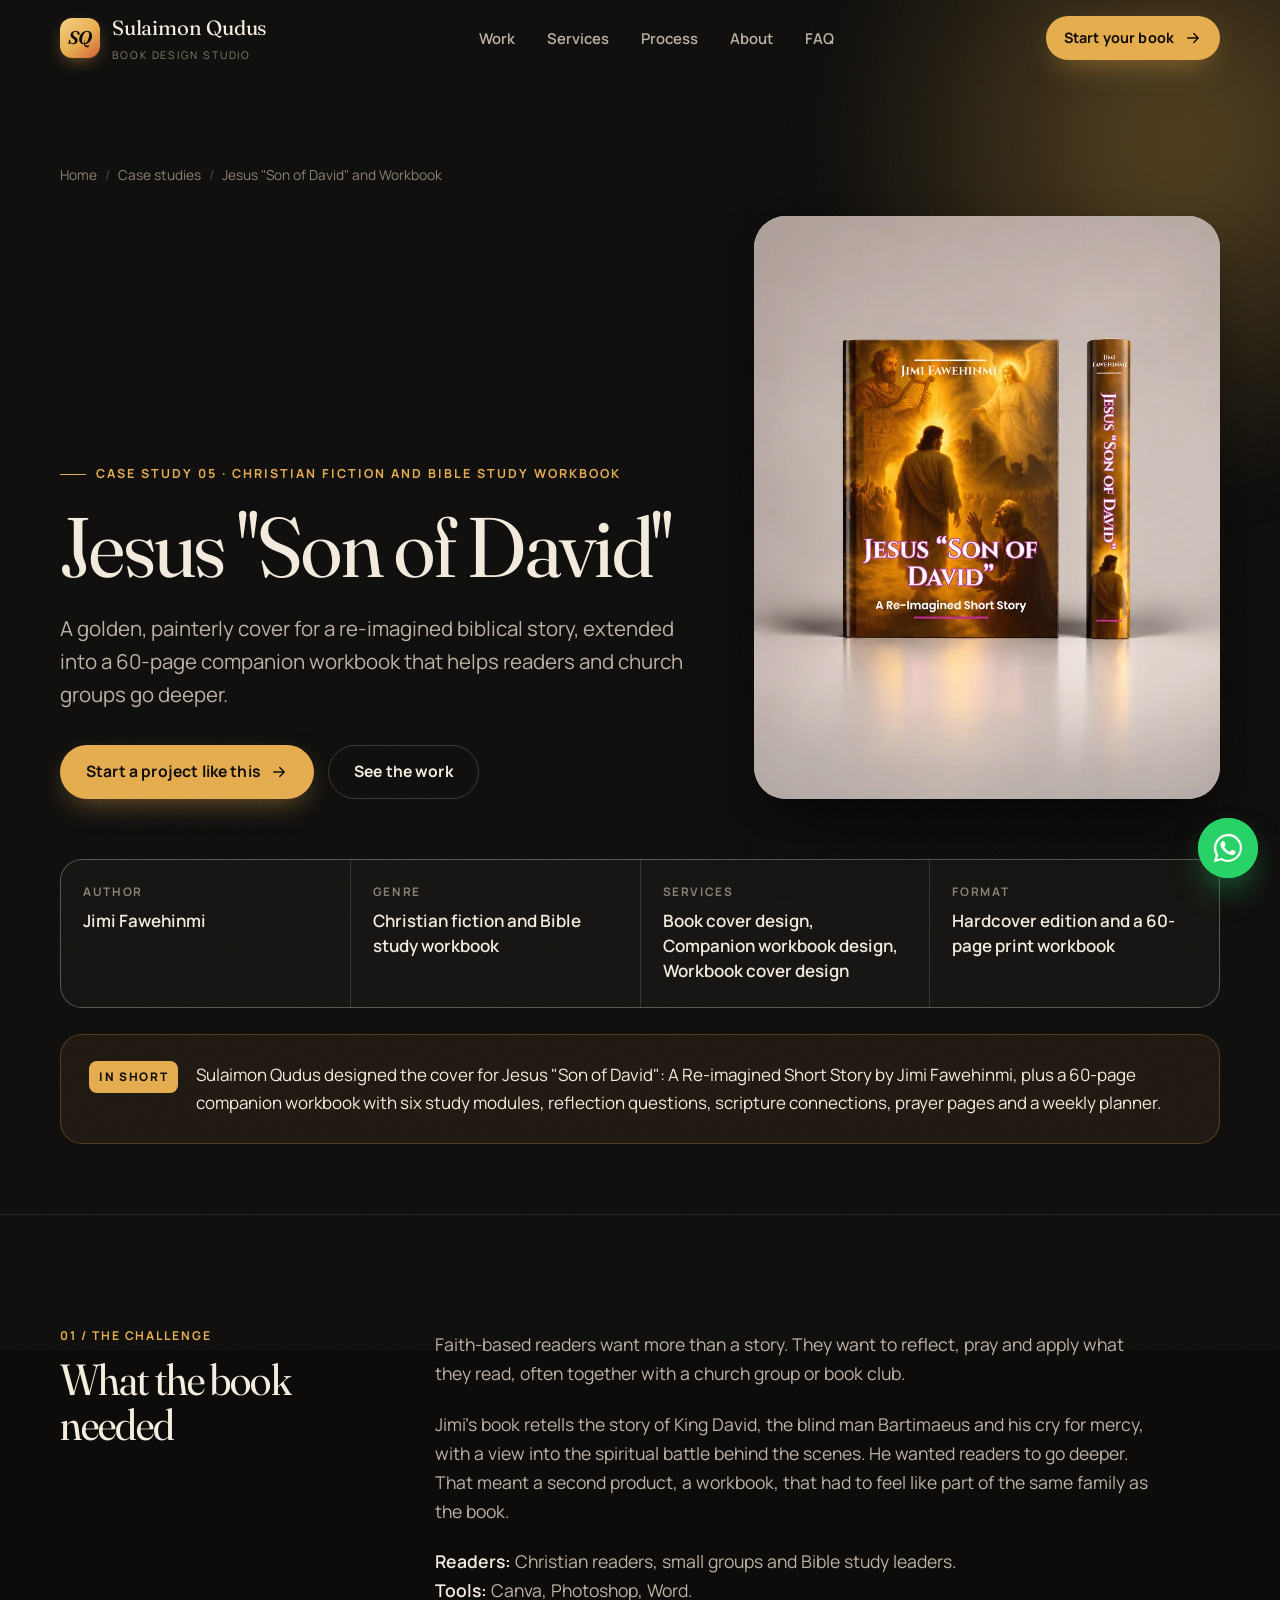
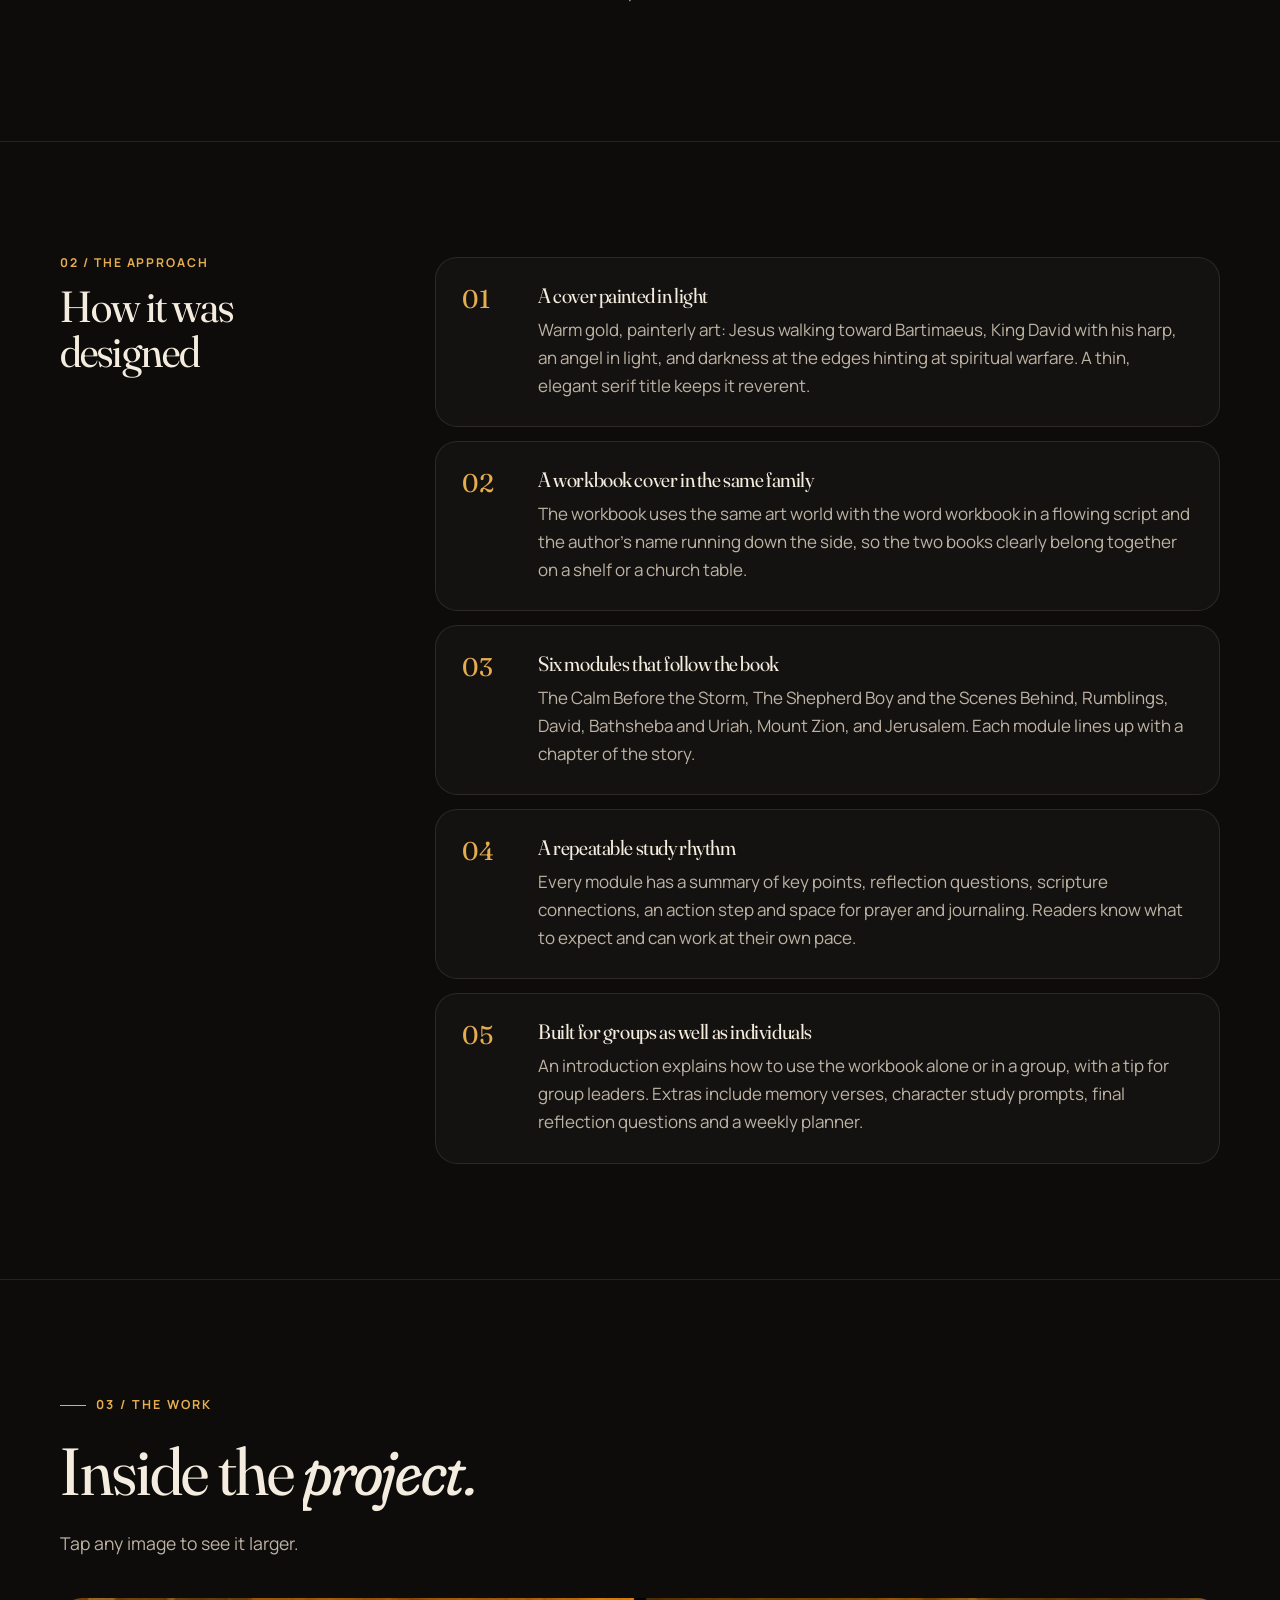
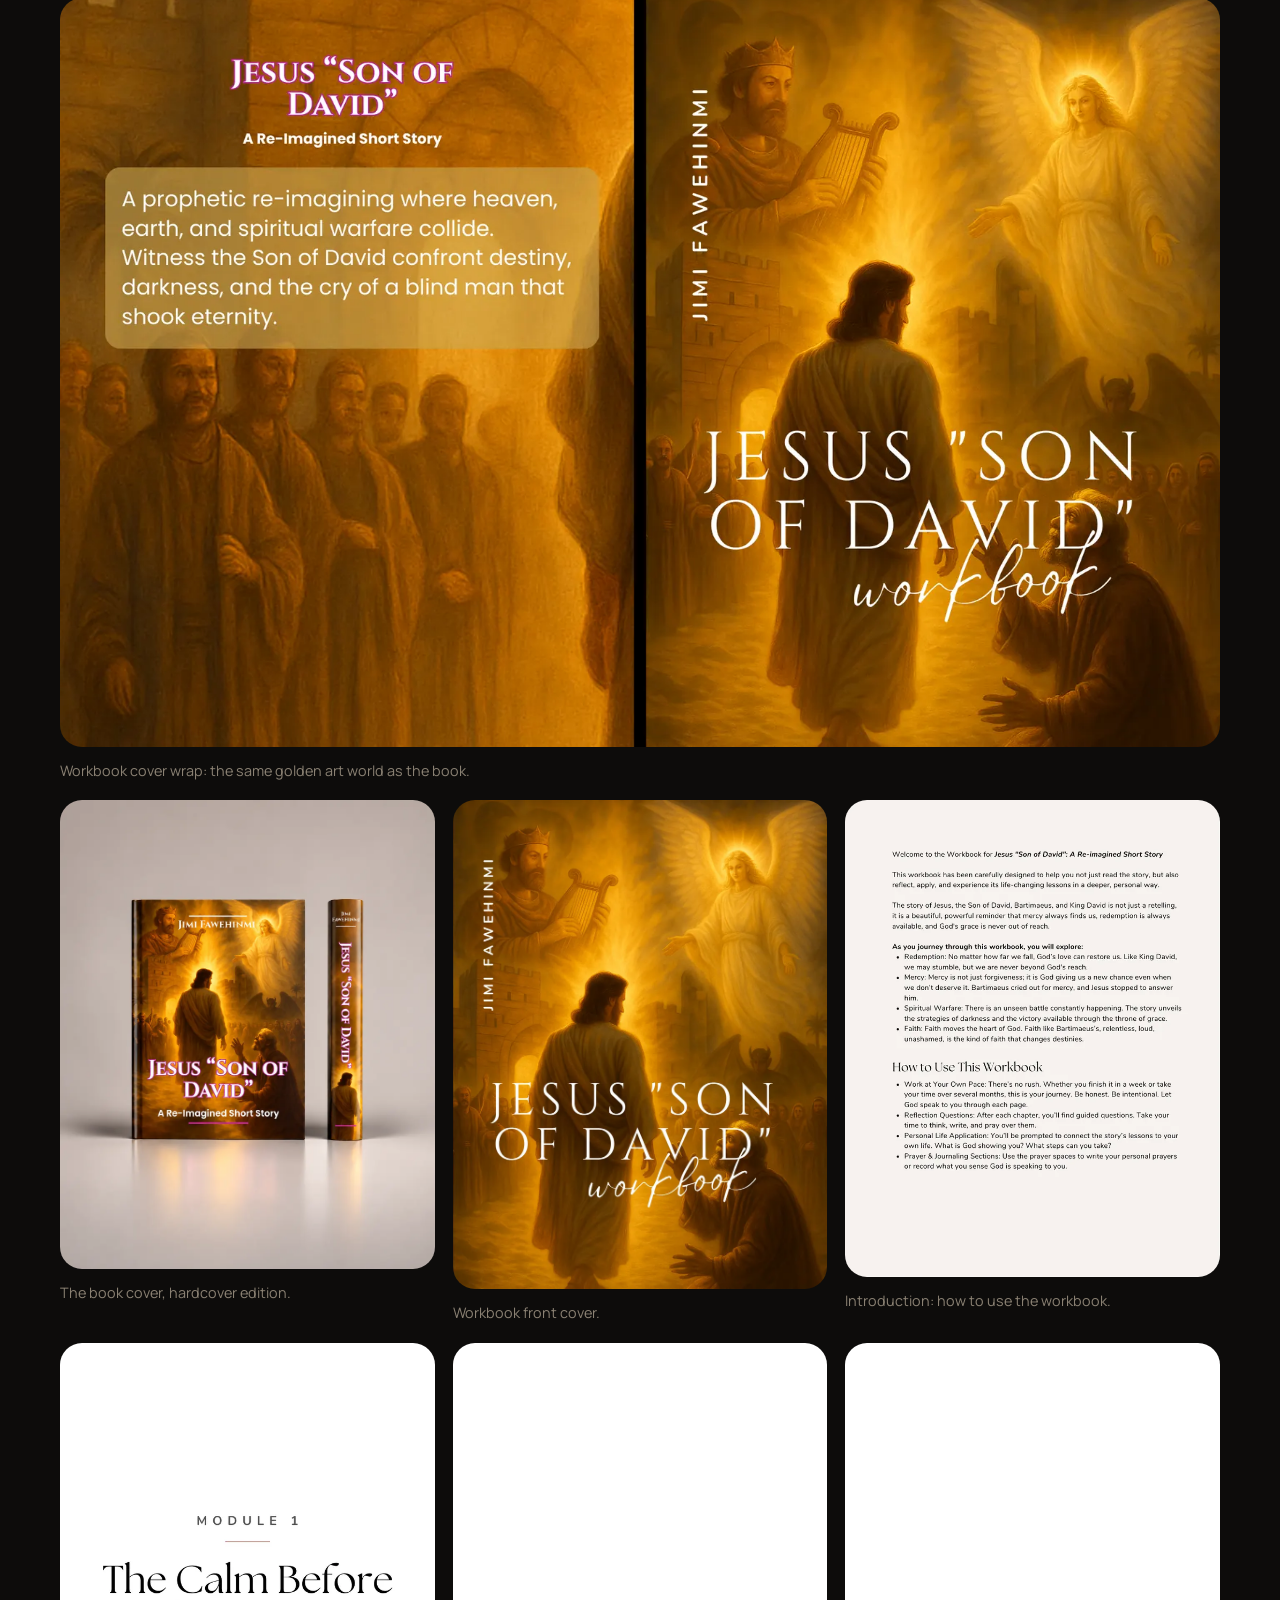
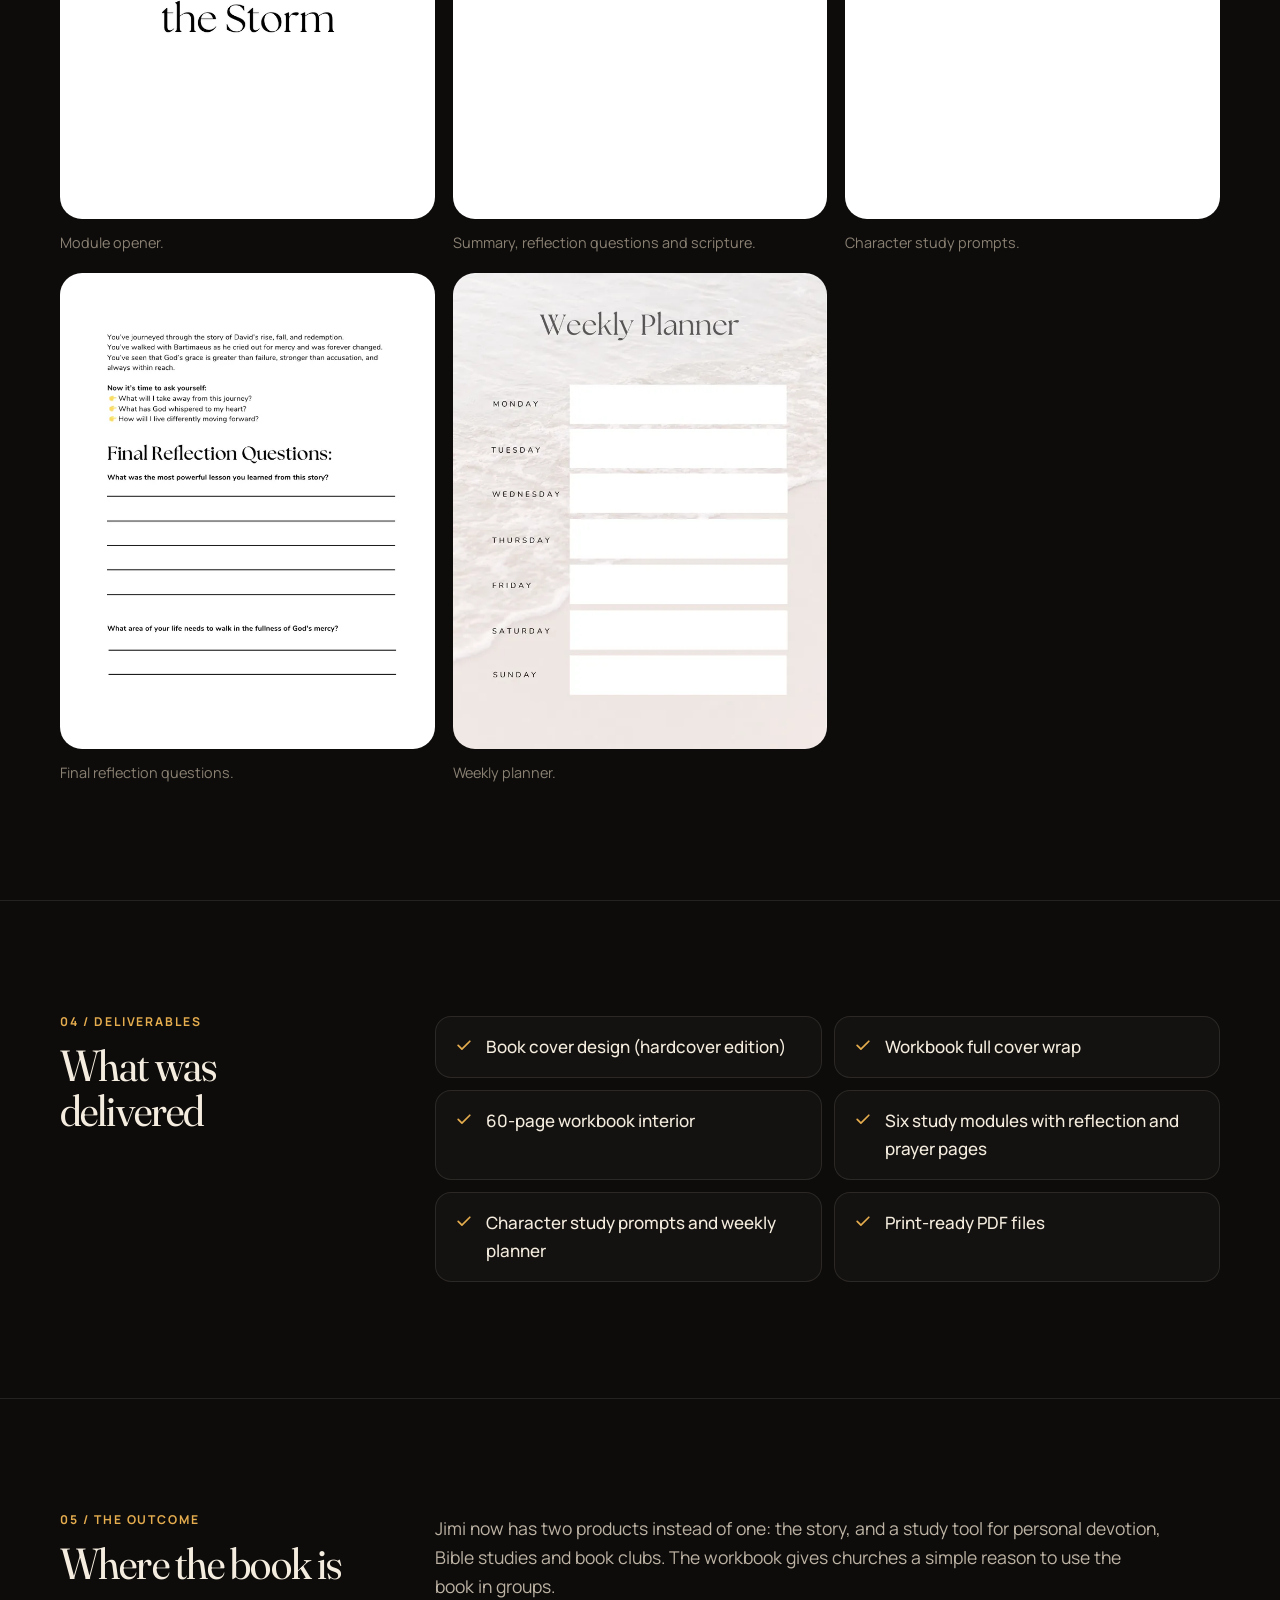
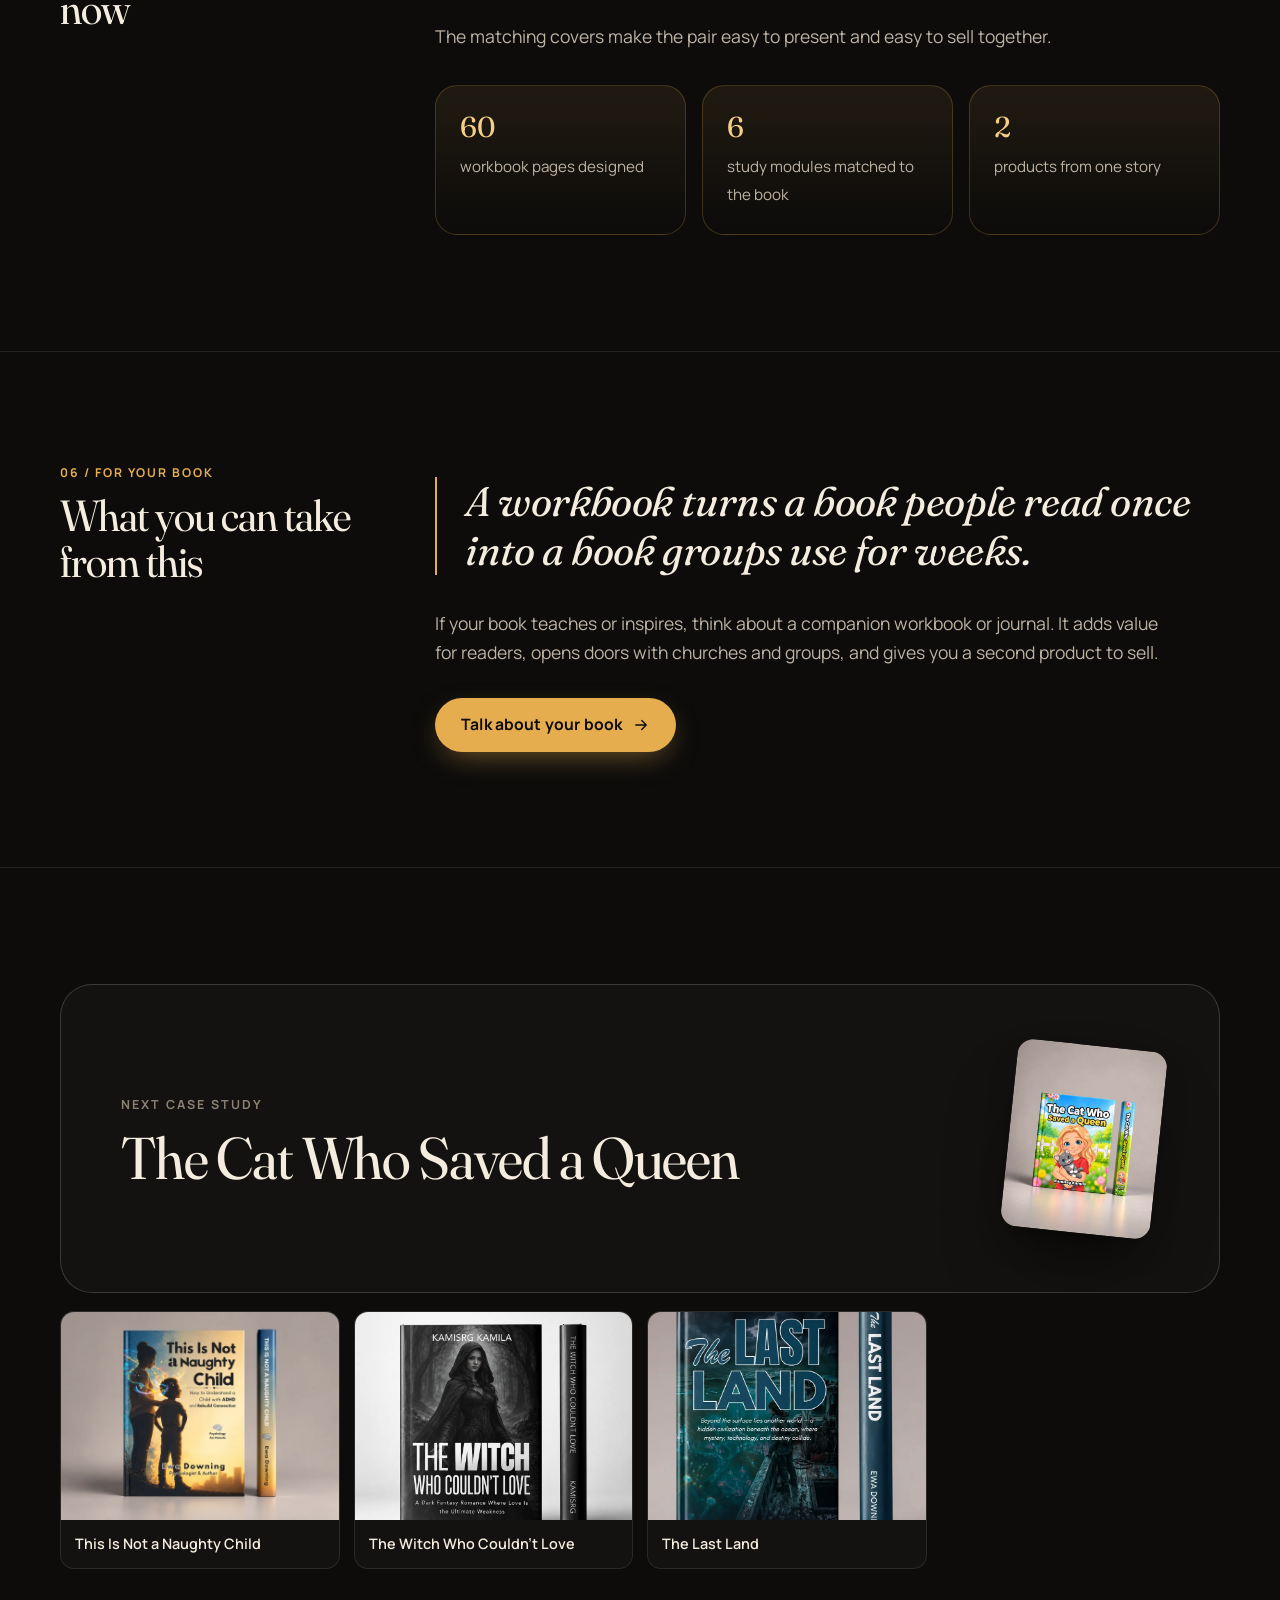
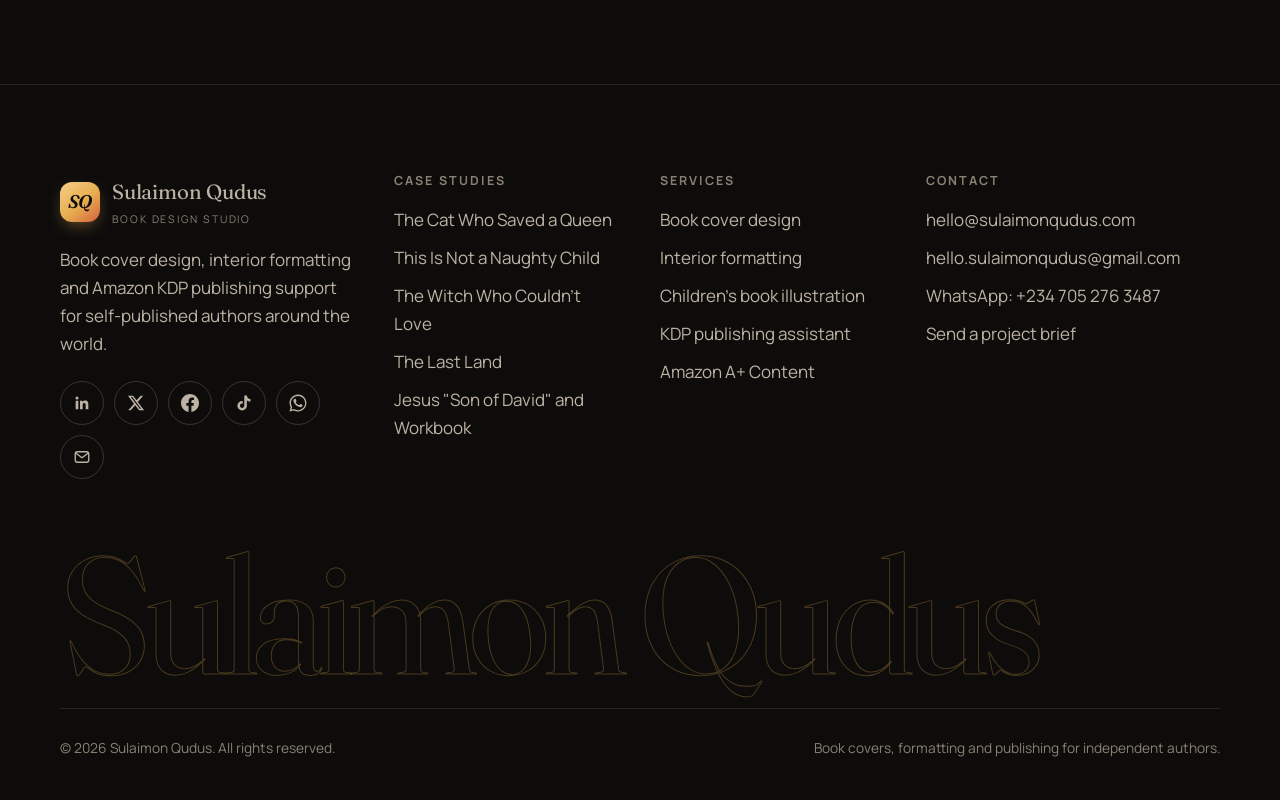
<file: jesus-son-of-david.html>
<!doctype html>
<html lang="en">
<head>
<meta charset="utf-8">
<meta name="viewport" content="width=device-width, initial-scale=1, viewport-fit=cover">
<title>Jesus &quot;Son of David&quot; and Workbook | Case Study by Sulaimon Qudus</title>
<meta name="description" content="Sulaimon Qudus designed the cover for Jesus &quot;Son of David&quot;: A Re-imagined Short Story by Jimi Fawehinmi, plus a 60-page companion workbook with six study...">
<meta name="author" content="Sulaimon Qudus">
<meta name="robots" content="index, follow, max-image-preview:large, max-snippet:-1">
<link rel="canonical" href="https://sulaimonqudus.com/jesus-son-of-david">
<meta name="theme-color" content="#0d0c0b">
<meta property="og:type" content="article">
<meta property="og:site_name" content="Sulaimon Qudus">
<meta property="og:title" content="Jesus &quot;Son of David&quot; and Workbook | Case Study by Sulaimon Qudus">
<meta property="og:description" content="Sulaimon Qudus designed the cover for Jesus &quot;Son of David&quot;: A Re-imagined Short Story by Jimi Fawehinmi, plus a 60-page companion workbook with six study...">
<meta property="og:url" content="https://sulaimonqudus.com/jesus-son-of-david">
<meta property="og:image" content="https://sulaimonqudus.com/og-jesus-son-of-david.jpg">
<meta property="og:image:width" content="1200">
<meta property="og:image:height" content="630">
<meta property="og:image:alt" content="Jesus &quot;Son of David&quot; and Workbook | Case Study by Sulaimon Qudus">
<meta property="og:locale" content="en_GB">
<meta name="twitter:card" content="summary_large_image">
<meta name="twitter:site" content="@qudus__sulaimon">
<meta name="twitter:creator" content="@qudus__sulaimon">
<meta name="twitter:title" content="Jesus &quot;Son of David&quot; and Workbook | Case Study by Sulaimon Qudus">
<meta name="twitter:description" content="Sulaimon Qudus designed the cover for Jesus &quot;Son of David&quot;: A Re-imagined Short Story by Jimi Fawehinmi, plus a 60-page companion workbook with six study...">
<meta name="twitter:image" content="https://sulaimonqudus.com/og-jesus-son-of-david.jpg">
<link rel="icon" href="favicon.svg" type="image/svg+xml">
<link rel="icon" href="favicon-32.png" sizes="32x32" type="image/png">
<link rel="apple-touch-icon" href="apple-touch-icon.png">
<link rel="preconnect" href="https://fonts.googleapis.com">
<link rel="preconnect" href="https://fonts.gstatic.com" crossorigin>
<link rel="stylesheet" href="https://fonts.googleapis.com/css2?family=Fraunces:ital,opsz,wght,SOFT,WONK@0,9..144,300..700,0..100,0..1;1,9..144,300..700,0..100,0..1&family=Manrope:wght@400;500;600;700;800&display=swap">
<link rel="stylesheet" href="styles.css?v=1">
<link rel="preload" as="image" href="mockup-jesus-son-of-david.webp">
<script type="application/ld+json">{"@context":"https://schema.org","@graph":[{"@type":"WebSite","@id":"https://sulaimonqudus.com/#website","url":"https://sulaimonqudus.com/","name":"Sulaimon Qudus","publisher":{"@id":"https://sulaimonqudus.com/#person"},"inLanguage":"en"},{"@type":"Person","@id":"https://sulaimonqudus.com/#person","name":"Sulaimon Qudus","givenName":"Qudus","familyName":"Sulaimon","jobTitle":"Book Cover Designer and Interior Formatter","description":"Book cover designer, interior formatter and Amazon KDP publishing assistant for self-published authors.","url":"https://sulaimonqudus.com/","image":"https://sulaimonqudus.com/sulaimon-qudus.webp","email":"mailto:hello@sulaimonqudus.com","telephone":"+2347052763487","nationality":{"@type":"Country","name":"Nigeria"},"knowsAbout":["Book cover design","Book interior formatting","Typesetting","Amazon KDP publishing","Amazon A+ Content","Children's book illustration","Workbook design","Self-publishing","Adobe InDesign","Adobe Photoshop","Canva"],"sameAs":["https://www.linkedin.com/in/sulaimonqudus","https://x.com/qudus__sulaimon","https://www.facebook.com/qudus.sulaimon0","https://www.tiktok.com/@sulaimon.qudus"],"worksFor":{"@id":"https://sulaimonqudus.com/#business"}},{"@type":"Article","@id":"https://sulaimonqudus.com/jesus-son-of-david#article","headline":"Jesus \"Son of David\" and Workbook: Christian fiction and Bible study workbook case study","description":"Sulaimon Qudus designed the cover for Jesus \"Son of David\": A Re-imagined Short Story by Jimi Fawehinmi, plus a 60-page companion workbook with six study modules, reflection questions, scripture connections, prayer pages and a weekly planner.","image":["https://sulaimonqudus.com/og-jesus-son-of-david.jpg","https://sulaimonqudus.com/mockup-jesus-son-of-david.webp"],"author":{"@id":"https://sulaimonqudus.com/#person"},"publisher":{"@id":"https://sulaimonqudus.com/#person"},"mainEntityOfPage":"https://sulaimonqudus.com/jesus-son-of-david","datePublished":"2026-11-19","dateModified":"2026-11-19","inLanguage":"en","about":{"@type":"Book","name":"Jesus \"Son of David\"","author":{"@type":"Person","name":"Jimi Fawehinmi"},"genre":"Christian fiction and Bible study workbook","image":"https://sulaimonqudus.com/mockup-jesus-son-of-david.webp"},"keywords":"Book cover design, Companion workbook design, Workbook cover design, Christian fiction and Bible study workbook, book cover design, self-publishing"},{"@type":"BreadcrumbList","itemListElement":[{"@type":"ListItem","position":1,"name":"Home","item":"https://sulaimonqudus.com/"},{"@type":"ListItem","position":2,"name":"Case studies","item":"https://sulaimonqudus.com/#work"},{"@type":"ListItem","position":3,"name":"Jesus \"Son of David\" and Workbook","item":"https://sulaimonqudus.com/jesus-son-of-david"}]}]}</script>
</head><body>
<a class="skip-link" href="#main">Skip to content</a>
<div class="progress" aria-hidden="true"></div>
<div class="grain" aria-hidden="true"></div>
<header class="site-header">
  <nav class="wrap nav" aria-label="Main">
    <a class="logo" href="home.html" aria-label="Sulaimon Qudus, home">
      <span class="logo-mark" aria-hidden="true">SQ</span>
      <span>Sulaimon Qudus<small>Book Design Studio</small></span>
    </a>
    <ul class="nav-links"><li><a href="home.html#work">Work</a></li><li><a href="home.html#services">Services</a></li><li><a href="home.html#process">Process</a></li><li><a href="home.html#about">About</a></li><li><a href="home.html#faq">FAQ</a></li></ul>
    <div class="nav-cta">
      <a class="btn btn-sm" href="home.html#contact" data-magnetic>Start your book <svg viewBox="0 0 24 24" fill="none" stroke="currentColor" stroke-width="1.8" stroke-linecap="round" stroke-linejoin="round" aria-hidden="true"><path d="M5 12h14M13 6l6 6-6 6"/></svg></a>
      <button class="menu-btn" aria-label="Open menu" aria-expanded="false" aria-controls="mobile-menu"><span></span><span></span></button>
    </div>
  </nav>
</header>
<div class="mobile-menu" id="mobile-menu">
  <ul><li><a href="home.html#work">Work</a></li><li><a href="home.html#services">Services</a></li><li><a href="home.html#process">Process</a></li><li><a href="home.html#about">About</a></li><li><a href="home.html#faq">FAQ</a></li><li><a href="home.html#contact">Contact</a></li></ul>
  <a class="btn" href="https://wa.me/2347052763487" target="_blank" rel="noopener"><svg viewBox="0 0 24 24" fill="currentColor" aria-hidden="true"><path d="M17.47 14.38c-.3-.15-1.76-.87-2.03-.97-.27-.1-.47-.15-.67.15-.2.3-.77.97-.94 1.17-.17.2-.35.22-.65.07-.3-.15-1.26-.46-2.4-1.48-.89-.79-1.49-1.77-1.66-2.07-.17-.3-.02-.46.13-.61.13-.13.3-.35.45-.52.15-.17.2-.3.3-.5.1-.2.05-.37-.02-.52-.08-.15-.67-1.62-.92-2.22-.24-.58-.49-.5-.67-.51h-.57c-.2 0-.52.07-.8.37-.27.3-1.04 1.02-1.04 2.48 0 1.46 1.07 2.88 1.22 3.08.15.2 2.1 3.2 5.08 4.49.71.31 1.26.49 1.7.63.71.23 1.36.2 1.87.12.57-.09 1.76-.72 2.01-1.41.25-.7.25-1.29.17-1.41-.07-.13-.27-.2-.57-.35M12.05 21.5h-.01a9.4 9.4 0 0 1-4.8-1.31l-.34-.2-3.57.93.95-3.48-.22-.36a9.4 9.4 0 0 1-1.44-5.02c0-5.2 4.23-9.43 9.44-9.43a9.38 9.38 0 0 1 9.43 9.44c0 5.2-4.24 9.43-9.44 9.43m8.03-17.47A11.28 11.28 0 0 0 12.05.7C5.79.7.7 5.79.7 12.05c0 2 .52 3.95 1.52 5.67L.6 23.4l5.82-1.53a11.3 11.3 0 0 0 5.42 1.38h.01c6.26 0 11.35-5.09 11.35-11.35 0-3.03-1.18-5.88-3.33-8.03"/></svg> Chat on WhatsApp</a>
  <div class="socials"><a href="https://www.linkedin.com/in/sulaimonqudus" target="_blank" rel="noopener me" aria-label="LinkedIn"><svg viewBox="0 0 24 24" fill="currentColor" aria-hidden="true"><path d="M20.45 20.45h-3.56v-5.57c0-1.33-.02-3.04-1.85-3.04-1.86 0-2.14 1.45-2.14 2.94v5.67H9.35V9h3.41v1.56h.05c.48-.9 1.64-1.85 3.37-1.85 3.6 0 4.27 2.37 4.27 5.46v6.28ZM5.34 7.43a2.06 2.06 0 1 1 0-4.13 2.06 2.06 0 0 1 0 4.13ZM7.12 20.45H3.56V9h3.56v11.45Z"/></svg></a><a href="https://x.com/qudus__sulaimon" target="_blank" rel="noopener me" aria-label="X (Twitter)"><svg viewBox="0 0 24 24" fill="currentColor" aria-hidden="true"><path d="M18.24 2.25h3.31l-7.23 8.26 8.5 11.24h-6.66l-5.21-6.82-5.97 6.82H1.67l7.73-8.84L1.25 2.25h6.83l4.71 6.23 5.45-6.23Zm-1.16 17.52h1.83L7.08 4.13H5.12l11.96 15.64Z"/></svg></a><a href="https://www.facebook.com/qudus.sulaimon0" target="_blank" rel="noopener me" aria-label="Facebook"><svg viewBox="0 0 24 24" fill="currentColor" aria-hidden="true"><path d="M24 12.07C24 5.4 18.63 0 12 0S0 5.4 0 12.07C0 18.1 4.39 23.1 10.13 24v-8.44H7.08v-3.49h3.05V9.41c0-3.02 1.79-4.69 4.53-4.69 1.31 0 2.68.24 2.68.24v2.97h-1.51c-1.49 0-1.96.93-1.96 1.89v2.25h3.33l-.53 3.49h-2.8V24C19.61 23.1 24 18.1 24 12.07Z"/></svg></a><a href="https://www.tiktok.com/@sulaimon.qudus" target="_blank" rel="noopener me" aria-label="TikTok"><svg viewBox="0 0 24 24" fill="currentColor" aria-hidden="true"><path d="M19.59 6.69a4.83 4.83 0 0 1-3.77-4.25V2h-3.45v13.67a2.89 2.89 0 0 1-5.2 1.74 2.89 2.89 0 0 1 2.31-4.64c.3 0 .59.04.86.13V9.4a6.34 6.34 0 0 0-.86-.06 6.33 6.33 0 1 0 6.34 6.33V8.69a8.18 8.18 0 0 0 4.77 1.52V6.77a4.85 4.85 0 0 1-1-.08Z"/></svg></a><a href="https://wa.me/2347052763487" target="_blank" rel="noopener me" aria-label="WhatsApp"><svg viewBox="0 0 24 24" fill="currentColor" aria-hidden="true"><path d="M17.47 14.38c-.3-.15-1.76-.87-2.03-.97-.27-.1-.47-.15-.67.15-.2.3-.77.97-.94 1.17-.17.2-.35.22-.65.07-.3-.15-1.26-.46-2.4-1.48-.89-.79-1.49-1.77-1.66-2.07-.17-.3-.02-.46.13-.61.13-.13.3-.35.45-.52.15-.17.2-.3.3-.5.1-.2.05-.37-.02-.52-.08-.15-.67-1.62-.92-2.22-.24-.58-.49-.5-.67-.51h-.57c-.2 0-.52.07-.8.37-.27.3-1.04 1.02-1.04 2.48 0 1.46 1.07 2.88 1.22 3.08.15.2 2.1 3.2 5.08 4.49.71.31 1.26.49 1.7.63.71.23 1.36.2 1.87.12.57-.09 1.76-.72 2.01-1.41.25-.7.25-1.29.17-1.41-.07-.13-.27-.2-.57-.35M12.05 21.5h-.01a9.4 9.4 0 0 1-4.8-1.31l-.34-.2-3.57.93.95-3.48-.22-.36a9.4 9.4 0 0 1-1.44-5.02c0-5.2 4.23-9.43 9.44-9.43a9.38 9.38 0 0 1 9.43 9.44c0 5.2-4.24 9.43-9.44 9.43m8.03-17.47A11.28 11.28 0 0 0 12.05.7C5.79.7.7 5.79.7 12.05c0 2 .52 3.95 1.52 5.67L.6 23.4l5.82-1.53a11.3 11.3 0 0 0 5.42 1.38h.01c6.26 0 11.35-5.09 11.35-11.35 0-3.03-1.18-5.88-3.33-8.03"/></svg></a><a href="mailto:hello@sulaimonqudus.com" aria-label="Email"><svg viewBox="0 0 24 24" fill="none" stroke="currentColor" stroke-width="1.8" stroke-linecap="round" stroke-linejoin="round" aria-hidden="true"><rect x="3" y="5" width="18" height="14" rx="3"/><path d="m4 7 8 6 8-6"/></svg></a></div>
</div>

<main id="main" style="--accent-glow:rgba(240, 180, 70, .32)">
<article>
<header class="case-hero">
  <div class="wrap">
    <ol class="crumbs" aria-label="Breadcrumb"><li><a href="home.html">Home</a></li><li><a href="home.html#work">Case studies</a></li><li aria-current="page">Jesus &quot;Son of David&quot; and Workbook</li></ol>
    <div class="case-hero-grid">
      <div>
        <span class="eyebrow hero-fade">Case study 05 &middot; Christian fiction and Bible study workbook</span>
        <h1 class="hero-fade d1">Jesus &quot;Son of David&quot;</h1>
        <p class="lead hero-fade d2">A golden, painterly cover for a re-imagined biblical story, extended into a 60-page companion workbook that helps readers and church groups go deeper.</p>
        <div class="hero-actions hero-fade d3" style="margin-bottom:0">
          <a class="btn" href="home.html#contact" data-magnetic>Start a project like this <svg viewBox="0 0 24 24" fill="none" stroke="currentColor" stroke-width="1.8" stroke-linecap="round" stroke-linejoin="round" aria-hidden="true"><path d="M5 12h14M13 6l6 6-6 6"/></svg></a>
          <a class="btn btn-ghost" href="#gallery">See the work</a>
        </div>
      </div>
      <div class="case-cover hero-fade d2"><img src="mockup-jesus-son-of-david.webp" alt="Jesus &quot;Son of David&quot; book cover mockup designed by Sulaimon Qudus" width="900" height="1125" decoding="async" fetchpriority="high"></div>
    </div>
    <dl class="facts hero-fade d4">
      <div class="fact"><dt>Author</dt><dd>Jimi Fawehinmi</dd></div>
      <div class="fact"><dt>Genre</dt><dd>Christian fiction and Bible study workbook</dd></div>
      <div class="fact"><dt>Services</dt><dd>Book cover design, Companion workbook design, Workbook cover design</dd></div>
      <div class="fact"><dt>Format</dt><dd>Hardcover edition and a 60-page print workbook</dd></div>
    </dl>
    <div class="tldr hero-fade d4"><span class="k">In short</span><p>Sulaimon Qudus designed the cover for Jesus &quot;Son of David&quot;: A Re-imagined Short Story by Jimi Fawehinmi, plus a 60-page companion workbook with six study modules, reflection questions, scripture connections, prayer pages and a weekly planner.</p></div>
  </div>
</header>

<section class="case-section" aria-labelledby="challenge">
  <div class="wrap case-cols">
    <h2 id="challenge"><span class="label">01 / The challenge</span>What the book needed</h2>
    <div class="prose reveal"><p>Faith-based readers want more than a story. They want to reflect, pray and apply what they read, often together with a church group or book club.</p><p>Jimi&#x27;s book retells the story of King David, the blind man Bartimaeus and his cry for mercy, with a view into the spiritual battle behind the scenes. He wanted readers to go deeper. That meant a second product, a workbook, that had to feel like part of the same family as the book.</p><p><strong>Readers:</strong> Christian readers, small groups and Bible study leaders.<br><strong>Tools:</strong> Canva, Photoshop, Word.</p></div>
  </div>
</section>

<section class="case-section" aria-labelledby="approach">
  <div class="wrap case-cols">
    <h2 id="approach"><span class="label">02 / The approach</span>How it was designed</h2>
    <ol class="approach stagger"><li><div><h3>A cover painted in light</h3><p>Warm gold, painterly art: Jesus walking toward Bartimaeus, King David with his harp, an angel in light, and darkness at the edges hinting at spiritual warfare. A thin, elegant serif title keeps it reverent.</p></div></li><li><div><h3>A workbook cover in the same family</h3><p>The workbook uses the same art world with the word workbook in a flowing script and the author&#x27;s name running down the side, so the two books clearly belong together on a shelf or a church table.</p></div></li><li><div><h3>Six modules that follow the book</h3><p>The Calm Before the Storm, The Shepherd Boy and the Scenes Behind, Rumblings, David, Bathsheba and Uriah, Mount Zion, and Jerusalem. Each module lines up with a chapter of the story.</p></div></li><li><div><h3>A repeatable study rhythm</h3><p>Every module has a summary of key points, reflection questions, scripture connections, an action step and space for prayer and journaling. Readers know what to expect and can work at their own pace.</p></div></li><li><div><h3>Built for groups as well as individuals</h3><p>An introduction explains how to use the workbook alone or in a group, with a tip for group leaders. Extras include memory verses, character study prompts, final reflection questions and a weekly planner.</p></div></li></ol>
  </div>
</section>

<section class="case-section" id="gallery" aria-labelledby="gallery-title">
  <div class="wrap">
    <div class="section-head" style="margin-bottom:40px">
      <span class="eyebrow">03 / The work</span>
      <h2 id="gallery-title" data-split>Inside the <em>project.</em></h2>
      <p>Tap any image to see it larger.</p>
    </div>
    <div class="gallery pages"><figure class="g-wide reveal"><button type="button" data-lightbox="workbook-cover-wrap.webp" data-caption="Workbook cover wrap: the same golden art world as the book." data-cursor="view" aria-label="Enlarge image: Workbook cover wrap: the same golden art world as the book."><img src="workbook-cover-wrap.webp" alt="Full wrap cover of the Jesus Son of David workbook with golden painterly art" width="1600" height="1033" loading="lazy" decoding="async"></button><figcaption>Workbook cover wrap: the same golden art world as the book.</figcaption></figure><figure class=" reveal"><button type="button" data-lightbox="mockup-jesus-son-of-david.webp" data-caption="The book cover, hardcover edition." data-cursor="view" aria-label="Enlarge image: The book cover, hardcover edition."><img src="mockup-jesus-son-of-david.webp" alt="Hardcover mockup of Jesus Son of David by Jimi Fawehinmi" width="900" height="1125" loading="lazy" decoding="async"></button><figcaption>The book cover, hardcover edition.</figcaption></figure><figure class=" reveal"><button type="button" data-lightbox="workbook-cover-front.webp" data-caption="Workbook front cover." data-cursor="view" aria-label="Enlarge image: Workbook front cover."><img src="workbook-cover-front.webp" alt="Front cover of the Jesus Son of David workbook" width="800" height="1043" loading="lazy" decoding="async"></button><figcaption>Workbook front cover.</figcaption></figure><figure class=" reveal"><button type="button" data-lightbox="workbook-page-welcome.webp" data-caption="Introduction: how to use the workbook." data-cursor="view" aria-label="Enlarge image: Introduction: how to use the workbook."><img src="workbook-page-welcome.webp" alt="Workbook introduction page titled Welcome to Your Workbook" width="700" height="890" loading="lazy" decoding="async"></button><figcaption>Introduction: how to use the workbook.</figcaption></figure><figure class=" reveal"><button type="button" data-lightbox="workbook-page-module.webp" data-caption="Module opener." data-cursor="view" aria-label="Enlarge image: Module opener."><img src="workbook-page-module.webp" alt="Workbook module opener page: The Calm Before the Storm" width="700" height="890" loading="lazy" decoding="async"></button><figcaption>Module opener.</figcaption></figure><figure class=" reveal"><button type="button" data-lightbox="workbook-page-summary.webp" data-caption="Summary, reflection questions and scripture." data-cursor="view" aria-label="Enlarge image: Summary, reflection questions and scripture."><img src="workbook-page-summary.webp" alt="Workbook page with summary of key points, reflection questions and scripture connection" width="700" height="890" loading="lazy" decoding="async"></button><figcaption>Summary, reflection questions and scripture.</figcaption></figure><figure class=" reveal"><button type="button" data-lightbox="workbook-page-character.webp" data-caption="Character study prompts." data-cursor="view" aria-label="Enlarge image: Character study prompts."><img src="workbook-page-character.webp" alt="Workbook Character Study Prompts divider page" width="700" height="890" loading="lazy" decoding="async"></button><figcaption>Character study prompts.</figcaption></figure><figure class=" reveal"><button type="button" data-lightbox="workbook-page-reflection.webp" data-caption="Final reflection questions." data-cursor="view" aria-label="Enlarge image: Final reflection questions."><img src="workbook-page-reflection.webp" alt="Workbook final reflection questions page with lines for writing" width="700" height="890" loading="lazy" decoding="async"></button><figcaption>Final reflection questions.</figcaption></figure><figure class=" reveal"><button type="button" data-lightbox="workbook-page-planner.webp" data-caption="Weekly planner." data-cursor="view" aria-label="Enlarge image: Weekly planner."><img src="workbook-page-planner.webp" alt="Workbook weekly planner page" width="700" height="890" loading="lazy" decoding="async"></button><figcaption>Weekly planner.</figcaption></figure></div>
  </div>
</section>

<section class="case-section" aria-labelledby="delivered">
  <div class="wrap case-cols">
    <h2 id="delivered"><span class="label">04 / Deliverables</span>What was delivered</h2>
    <ul class="deliverables stagger"><li><svg viewBox="0 0 24 24" fill="none" stroke="currentColor" stroke-width="2" stroke-linecap="round" stroke-linejoin="round" aria-hidden="true"><path d="m5 12.5 4.5 4.5L19 7.5"/></svg><span>Book cover design (hardcover edition)</span></li><li><svg viewBox="0 0 24 24" fill="none" stroke="currentColor" stroke-width="2" stroke-linecap="round" stroke-linejoin="round" aria-hidden="true"><path d="m5 12.5 4.5 4.5L19 7.5"/></svg><span>Workbook full cover wrap</span></li><li><svg viewBox="0 0 24 24" fill="none" stroke="currentColor" stroke-width="2" stroke-linecap="round" stroke-linejoin="round" aria-hidden="true"><path d="m5 12.5 4.5 4.5L19 7.5"/></svg><span>60-page workbook interior</span></li><li><svg viewBox="0 0 24 24" fill="none" stroke="currentColor" stroke-width="2" stroke-linecap="round" stroke-linejoin="round" aria-hidden="true"><path d="m5 12.5 4.5 4.5L19 7.5"/></svg><span>Six study modules with reflection and prayer pages</span></li><li><svg viewBox="0 0 24 24" fill="none" stroke="currentColor" stroke-width="2" stroke-linecap="round" stroke-linejoin="round" aria-hidden="true"><path d="m5 12.5 4.5 4.5L19 7.5"/></svg><span>Character study prompts and weekly planner</span></li><li><svg viewBox="0 0 24 24" fill="none" stroke="currentColor" stroke-width="2" stroke-linecap="round" stroke-linejoin="round" aria-hidden="true"><path d="m5 12.5 4.5 4.5L19 7.5"/></svg><span>Print-ready PDF files</span></li></ul>
  </div>
</section>

<section class="case-section" aria-labelledby="outcome">
  <div class="wrap case-cols">
    <h2 id="outcome"><span class="label">05 / The outcome</span>Where the book is now</h2>
    <div>
      <div class="prose reveal"><p>Jimi now has two products instead of one: the story, and a study tool for personal devotion, Bible studies and book clubs. The workbook gives churches a simple reason to use the book in groups.</p><p>The matching covers make the pair easy to present and easy to sell together.</p></div>
      <div class="outcome-grid stagger"><div class="outcome"><b>60</b><span>workbook pages designed</span></div><div class="outcome"><b>6</b><span>study modules matched to the book</span></div><div class="outcome"><b>2</b><span>products from one story</span></div></div>
    </div>
  </div>
</section>

<section class="case-section" aria-labelledby="lesson">
  <div class="wrap case-cols">
    <h2 id="lesson"><span class="label">06 / For your book</span>What you can take from this</h2>
    <div class="reveal">
      <blockquote class="pull">A workbook turns a book people read once into a book groups use for weeks.</blockquote>
      <div class="prose" style="margin-top:34px"><p>If your book teaches or inspires, think about a companion workbook or journal. It adds value for readers, opens doors with churches and groups, and gives you a second product to sell.</p></div>
      <a class="btn" href="home.html#contact" style="margin-top:10px" data-magnetic>Talk about your book <svg viewBox="0 0 24 24" fill="none" stroke="currentColor" stroke-width="1.8" stroke-linecap="round" stroke-linejoin="round" aria-hidden="true"><path d="M5 12h14M13 6l6 6-6 6"/></svg></a>
    </div>
  </div>
</section>
</article>

<section class="case-section" aria-label="More case studies">
  <div class="wrap">
    <a class="next-case reveal" href="the-cat-who-saved-a-queen.html">
      <div><small>Next case study</small><h2>The Cat Who Saved a Queen</h2></div>
      <div class="next-thumb"><img src="mockup-cat-who-saved-a-queen.webp" alt="The Cat Who Saved a Queen cover mockup" width="900" height="1125" loading="lazy" decoding="async"></div>
    </a>
    <div class="other-cases"><a class="mini-case" href="this-is-not-a-naughty-child.html"><img src="mockup-not-a-naughty-child.webp" alt="This Is Not a Naughty Child cover mockup" width="1200" height="900" loading="lazy" decoding="async"><span>This Is Not a Naughty Child</span></a><a class="mini-case" href="the-witch-who-couldnt-love.html"><img src="mockup-witch-who-couldnt-love.webp" alt="The Witch Who Couldn&#x27;t Love cover mockup" width="900" height="1125" loading="lazy" decoding="async"><span>The Witch Who Couldn&#x27;t Love</span></a><a class="mini-case" href="the-last-land.html"><img src="mockup-the-last-land.webp" alt="The Last Land cover mockup" width="800" height="1333" loading="lazy" decoding="async"><span>The Last Land</span></a></div>
  </div>
</section>
</main>
<footer class="site-footer">
  <div class="wrap">
    <div class="footer-grid">
      <div class="footer-about">
        <a class="logo" href="home.html"><span class="logo-mark" aria-hidden="true">SQ</span><span>Sulaimon Qudus<small>Book Design Studio</small></span></a>
        <p>Book cover design, interior formatting and Amazon KDP publishing support for self-published authors around the world.</p>
        <div class="socials"><a href="https://www.linkedin.com/in/sulaimonqudus" target="_blank" rel="noopener me" aria-label="LinkedIn"><svg viewBox="0 0 24 24" fill="currentColor" aria-hidden="true"><path d="M20.45 20.45h-3.56v-5.57c0-1.33-.02-3.04-1.85-3.04-1.86 0-2.14 1.45-2.14 2.94v5.67H9.35V9h3.41v1.56h.05c.48-.9 1.64-1.85 3.37-1.85 3.6 0 4.27 2.37 4.27 5.46v6.28ZM5.34 7.43a2.06 2.06 0 1 1 0-4.13 2.06 2.06 0 0 1 0 4.13ZM7.12 20.45H3.56V9h3.56v11.45Z"/></svg></a><a href="https://x.com/qudus__sulaimon" target="_blank" rel="noopener me" aria-label="X (Twitter)"><svg viewBox="0 0 24 24" fill="currentColor" aria-hidden="true"><path d="M18.24 2.25h3.31l-7.23 8.26 8.5 11.24h-6.66l-5.21-6.82-5.97 6.82H1.67l7.73-8.84L1.25 2.25h6.83l4.71 6.23 5.45-6.23Zm-1.16 17.52h1.83L7.08 4.13H5.12l11.96 15.64Z"/></svg></a><a href="https://www.facebook.com/qudus.sulaimon0" target="_blank" rel="noopener me" aria-label="Facebook"><svg viewBox="0 0 24 24" fill="currentColor" aria-hidden="true"><path d="M24 12.07C24 5.4 18.63 0 12 0S0 5.4 0 12.07C0 18.1 4.39 23.1 10.13 24v-8.44H7.08v-3.49h3.05V9.41c0-3.02 1.79-4.69 4.53-4.69 1.31 0 2.68.24 2.68.24v2.97h-1.51c-1.49 0-1.96.93-1.96 1.89v2.25h3.33l-.53 3.49h-2.8V24C19.61 23.1 24 18.1 24 12.07Z"/></svg></a><a href="https://www.tiktok.com/@sulaimon.qudus" target="_blank" rel="noopener me" aria-label="TikTok"><svg viewBox="0 0 24 24" fill="currentColor" aria-hidden="true"><path d="M19.59 6.69a4.83 4.83 0 0 1-3.77-4.25V2h-3.45v13.67a2.89 2.89 0 0 1-5.2 1.74 2.89 2.89 0 0 1 2.31-4.64c.3 0 .59.04.86.13V9.4a6.34 6.34 0 0 0-.86-.06 6.33 6.33 0 1 0 6.34 6.33V8.69a8.18 8.18 0 0 0 4.77 1.52V6.77a4.85 4.85 0 0 1-1-.08Z"/></svg></a><a href="https://wa.me/2347052763487" target="_blank" rel="noopener me" aria-label="WhatsApp"><svg viewBox="0 0 24 24" fill="currentColor" aria-hidden="true"><path d="M17.47 14.38c-.3-.15-1.76-.87-2.03-.97-.27-.1-.47-.15-.67.15-.2.3-.77.97-.94 1.17-.17.2-.35.22-.65.07-.3-.15-1.26-.46-2.4-1.48-.89-.79-1.49-1.77-1.66-2.07-.17-.3-.02-.46.13-.61.13-.13.3-.35.45-.52.15-.17.2-.3.3-.5.1-.2.05-.37-.02-.52-.08-.15-.67-1.62-.92-2.22-.24-.58-.49-.5-.67-.51h-.57c-.2 0-.52.07-.8.37-.27.3-1.04 1.02-1.04 2.48 0 1.46 1.07 2.88 1.22 3.08.15.2 2.1 3.2 5.08 4.49.71.31 1.26.49 1.7.63.71.23 1.36.2 1.87.12.57-.09 1.76-.72 2.01-1.41.25-.7.25-1.29.17-1.41-.07-.13-.27-.2-.57-.35M12.05 21.5h-.01a9.4 9.4 0 0 1-4.8-1.31l-.34-.2-3.57.93.95-3.48-.22-.36a9.4 9.4 0 0 1-1.44-5.02c0-5.2 4.23-9.43 9.44-9.43a9.38 9.38 0 0 1 9.43 9.44c0 5.2-4.24 9.43-9.44 9.43m8.03-17.47A11.28 11.28 0 0 0 12.05.7C5.79.7.7 5.79.7 12.05c0 2 .52 3.95 1.52 5.67L.6 23.4l5.82-1.53a11.3 11.3 0 0 0 5.42 1.38h.01c6.26 0 11.35-5.09 11.35-11.35 0-3.03-1.18-5.88-3.33-8.03"/></svg></a><a href="mailto:hello@sulaimonqudus.com" aria-label="Email"><svg viewBox="0 0 24 24" fill="none" stroke="currentColor" stroke-width="1.8" stroke-linecap="round" stroke-linejoin="round" aria-hidden="true"><rect x="3" y="5" width="18" height="14" rx="3"/><path d="m4 7 8 6 8-6"/></svg></a></div>
      </div>
      <div><h4>Case studies</h4><ul><li><a href="the-cat-who-saved-a-queen.html">The Cat Who Saved a Queen</a></li><li><a href="this-is-not-a-naughty-child.html">This Is Not a Naughty Child</a></li><li><a href="the-witch-who-couldnt-love.html">The Witch Who Couldn&#x27;t Love</a></li><li><a href="the-last-land.html">The Last Land</a></li><li><a href="jesus-son-of-david.html">Jesus &quot;Son of David&quot; and Workbook</a></li></ul></div>
      <div><h4>Services</h4><ul>
        <li><a href="home.html#services">Book cover design</a></li>
        <li><a href="home.html#services">Interior formatting</a></li>
        <li><a href="home.html#services">Children's book illustration</a></li>
        <li><a href="home.html#services">KDP publishing assistant</a></li>
        <li><a href="home.html#services">Amazon A+ Content</a></li>
      </ul></div>
      <div><h4>Contact</h4><ul>
        <li><a href="mailto:hello@sulaimonqudus.com">hello@sulaimonqudus.com</a></li>
        <li><a href="mailto:hello.sulaimonqudus@gmail.com">hello.sulaimonqudus@gmail.com</a></li>
        <li><a href="https://wa.me/2347052763487" target="_blank" rel="noopener">WhatsApp: +234 705 276 3487</a></li>
        <li><a href="home.html#contact">Send a project brief</a></li>
      </ul></div>
    </div>
    <div class="footer-big" aria-hidden="true">Sulaimon Qudus</div>
    <div class="footer-bottom">
      <span>&copy; <span data-year>2026</span> Sulaimon Qudus. All rights reserved.</span>
      <span>Book covers, formatting and publishing for independent authors.</span>
    </div>
  </div>
</footer>
<a class="wa-float" href="https://wa.me/2347052763487?text=Hi%20Sulaimon%2C%20I%20found%20your%20website%20and%20I%27d%20like%20to%20talk%20about%20my%20book." target="_blank" rel="noopener" aria-label="Chat on WhatsApp"><svg viewBox="0 0 24 24" fill="currentColor" aria-hidden="true"><path d="M17.47 14.38c-.3-.15-1.76-.87-2.03-.97-.27-.1-.47-.15-.67.15-.2.3-.77.97-.94 1.17-.17.2-.35.22-.65.07-.3-.15-1.26-.46-2.4-1.48-.89-.79-1.49-1.77-1.66-2.07-.17-.3-.02-.46.13-.61.13-.13.3-.35.45-.52.15-.17.2-.3.3-.5.1-.2.05-.37-.02-.52-.08-.15-.67-1.62-.92-2.22-.24-.58-.49-.5-.67-.51h-.57c-.2 0-.52.07-.8.37-.27.3-1.04 1.02-1.04 2.48 0 1.46 1.07 2.88 1.22 3.08.15.2 2.1 3.2 5.08 4.49.71.31 1.26.49 1.7.63.71.23 1.36.2 1.87.12.57-.09 1.76-.72 2.01-1.41.25-.7.25-1.29.17-1.41-.07-.13-.27-.2-.57-.35M12.05 21.5h-.01a9.4 9.4 0 0 1-4.8-1.31l-.34-.2-3.57.93.95-3.48-.22-.36a9.4 9.4 0 0 1-1.44-5.02c0-5.2 4.23-9.43 9.44-9.43a9.38 9.38 0 0 1 9.43 9.44c0 5.2-4.24 9.43-9.44 9.43m8.03-17.47A11.28 11.28 0 0 0 12.05.7C5.79.7.7 5.79.7 12.05c0 2 .52 3.95 1.52 5.67L.6 23.4l5.82-1.53a11.3 11.3 0 0 0 5.42 1.38h.01c6.26 0 11.35-5.09 11.35-11.35 0-3.03-1.18-5.88-3.33-8.03"/></svg><span class="tip">Chat about your book</span></a>
<div class="mobile-bar">
  <a class="btn" href="home.html#contact">Start your book project</a>
  <a class="wa" href="https://wa.me/2347052763487?text=Hi%20Sulaimon%2C%20I%20found%20your%20website%20and%20I%27d%20like%20to%20talk%20about%20my%20book." target="_blank" rel="noopener" aria-label="Chat on WhatsApp"><svg viewBox="0 0 24 24" fill="currentColor" aria-hidden="true"><path d="M17.47 14.38c-.3-.15-1.76-.87-2.03-.97-.27-.1-.47-.15-.67.15-.2.3-.77.97-.94 1.17-.17.2-.35.22-.65.07-.3-.15-1.26-.46-2.4-1.48-.89-.79-1.49-1.77-1.66-2.07-.17-.3-.02-.46.13-.61.13-.13.3-.35.45-.52.15-.17.2-.3.3-.5.1-.2.05-.37-.02-.52-.08-.15-.67-1.62-.92-2.22-.24-.58-.49-.5-.67-.51h-.57c-.2 0-.52.07-.8.37-.27.3-1.04 1.02-1.04 2.48 0 1.46 1.07 2.88 1.22 3.08.15.2 2.1 3.2 5.08 4.49.71.31 1.26.49 1.7.63.71.23 1.36.2 1.87.12.57-.09 1.76-.72 2.01-1.41.25-.7.25-1.29.17-1.41-.07-.13-.27-.2-.57-.35M12.05 21.5h-.01a9.4 9.4 0 0 1-4.8-1.31l-.34-.2-3.57.93.95-3.48-.22-.36a9.4 9.4 0 0 1-1.44-5.02c0-5.2 4.23-9.43 9.44-9.43a9.38 9.38 0 0 1 9.43 9.44c0 5.2-4.24 9.43-9.44 9.43m8.03-17.47A11.28 11.28 0 0 0 12.05.7C5.79.7.7 5.79.7 12.05c0 2 .52 3.95 1.52 5.67L.6 23.4l5.82-1.53a11.3 11.3 0 0 0 5.42 1.38h.01c6.26 0 11.35-5.09 11.35-11.35 0-3.03-1.18-5.88-3.33-8.03"/></svg></a>
</div>
<script src="main.js?v=1" defer></script>
</body>
</html>
</file>
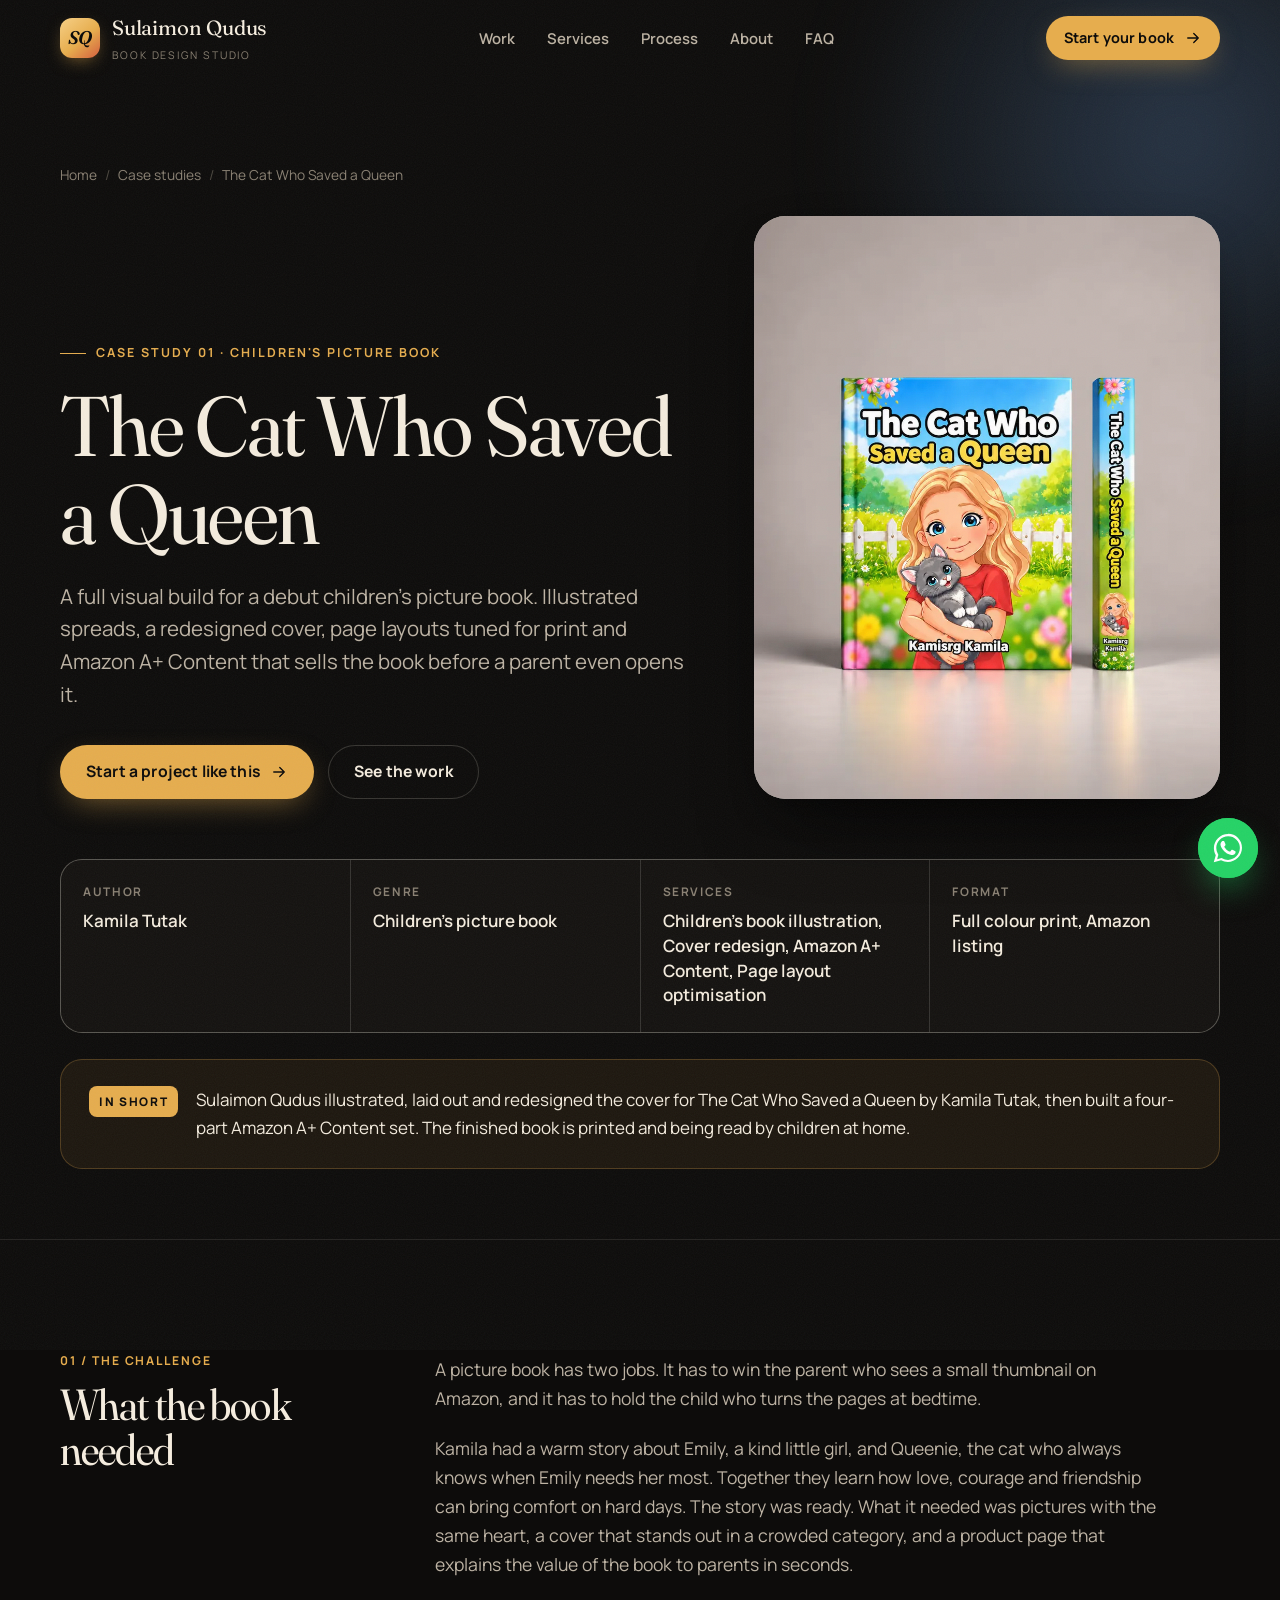
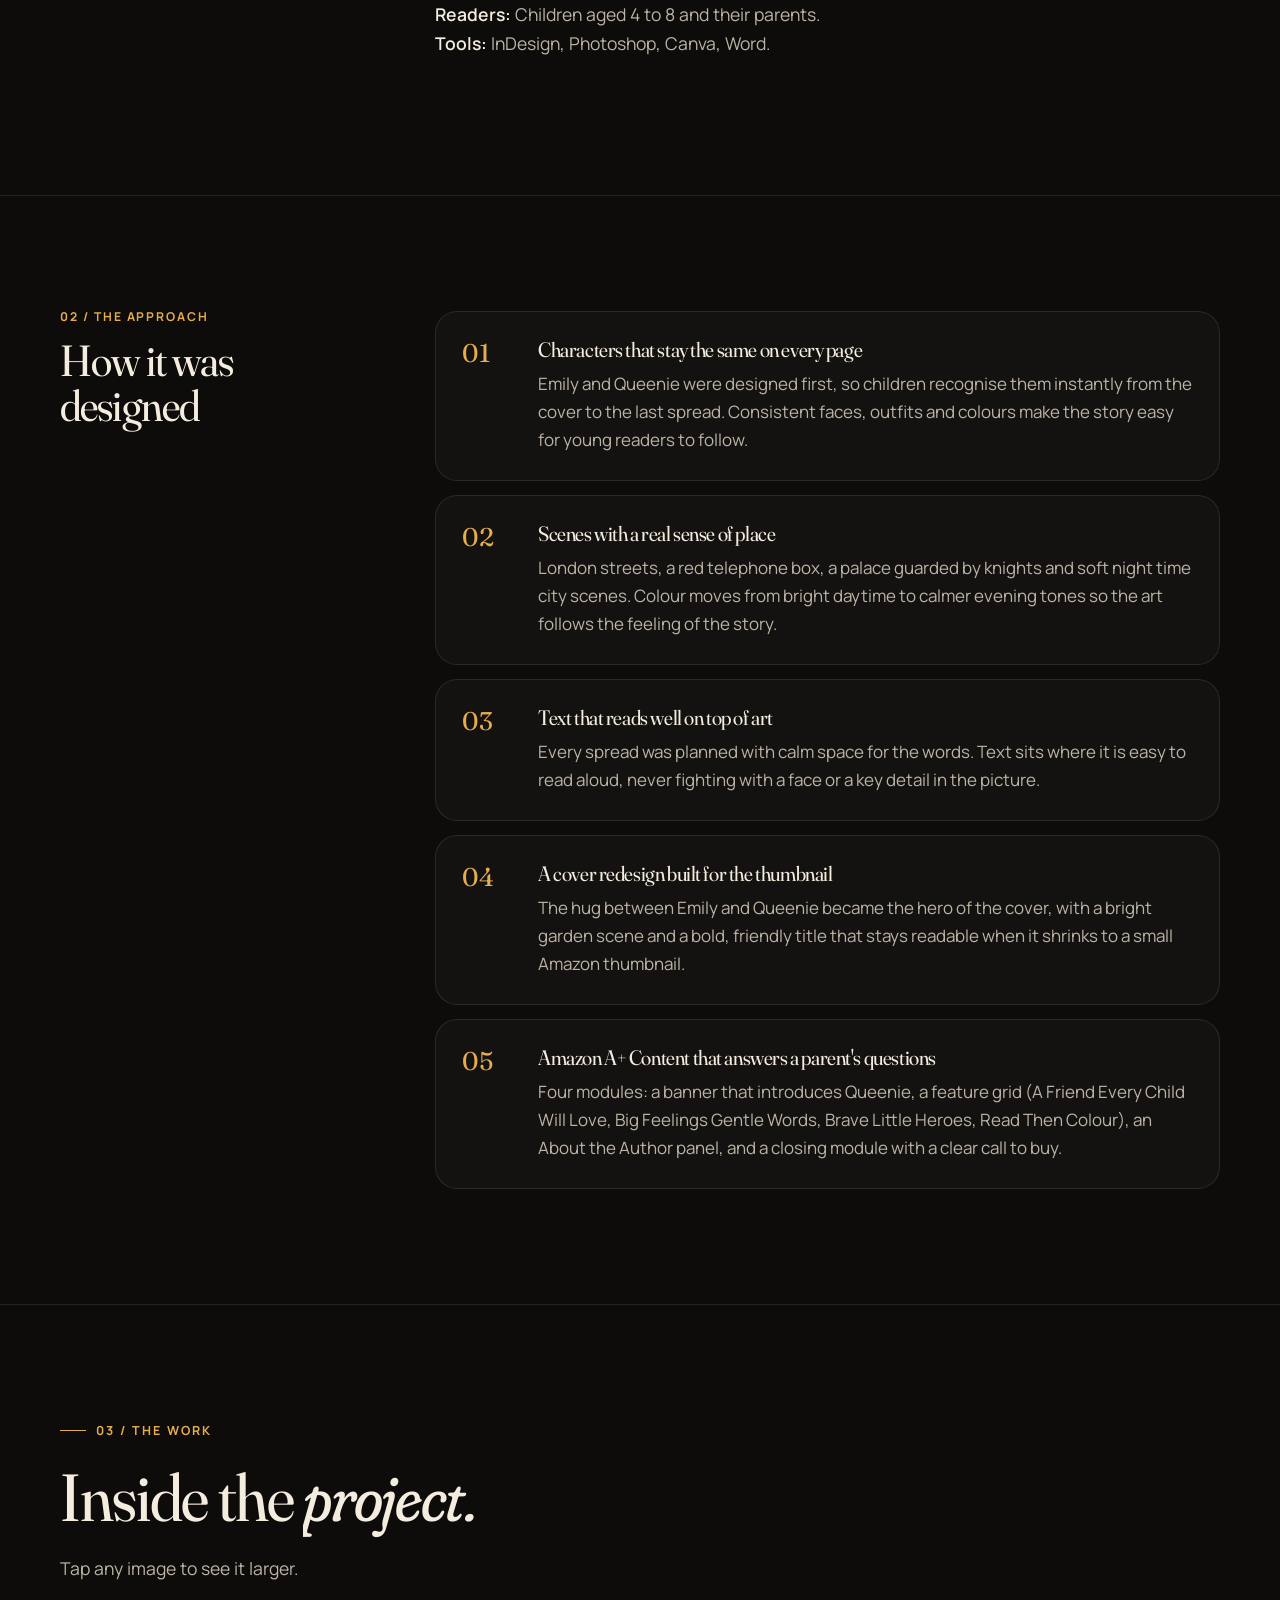
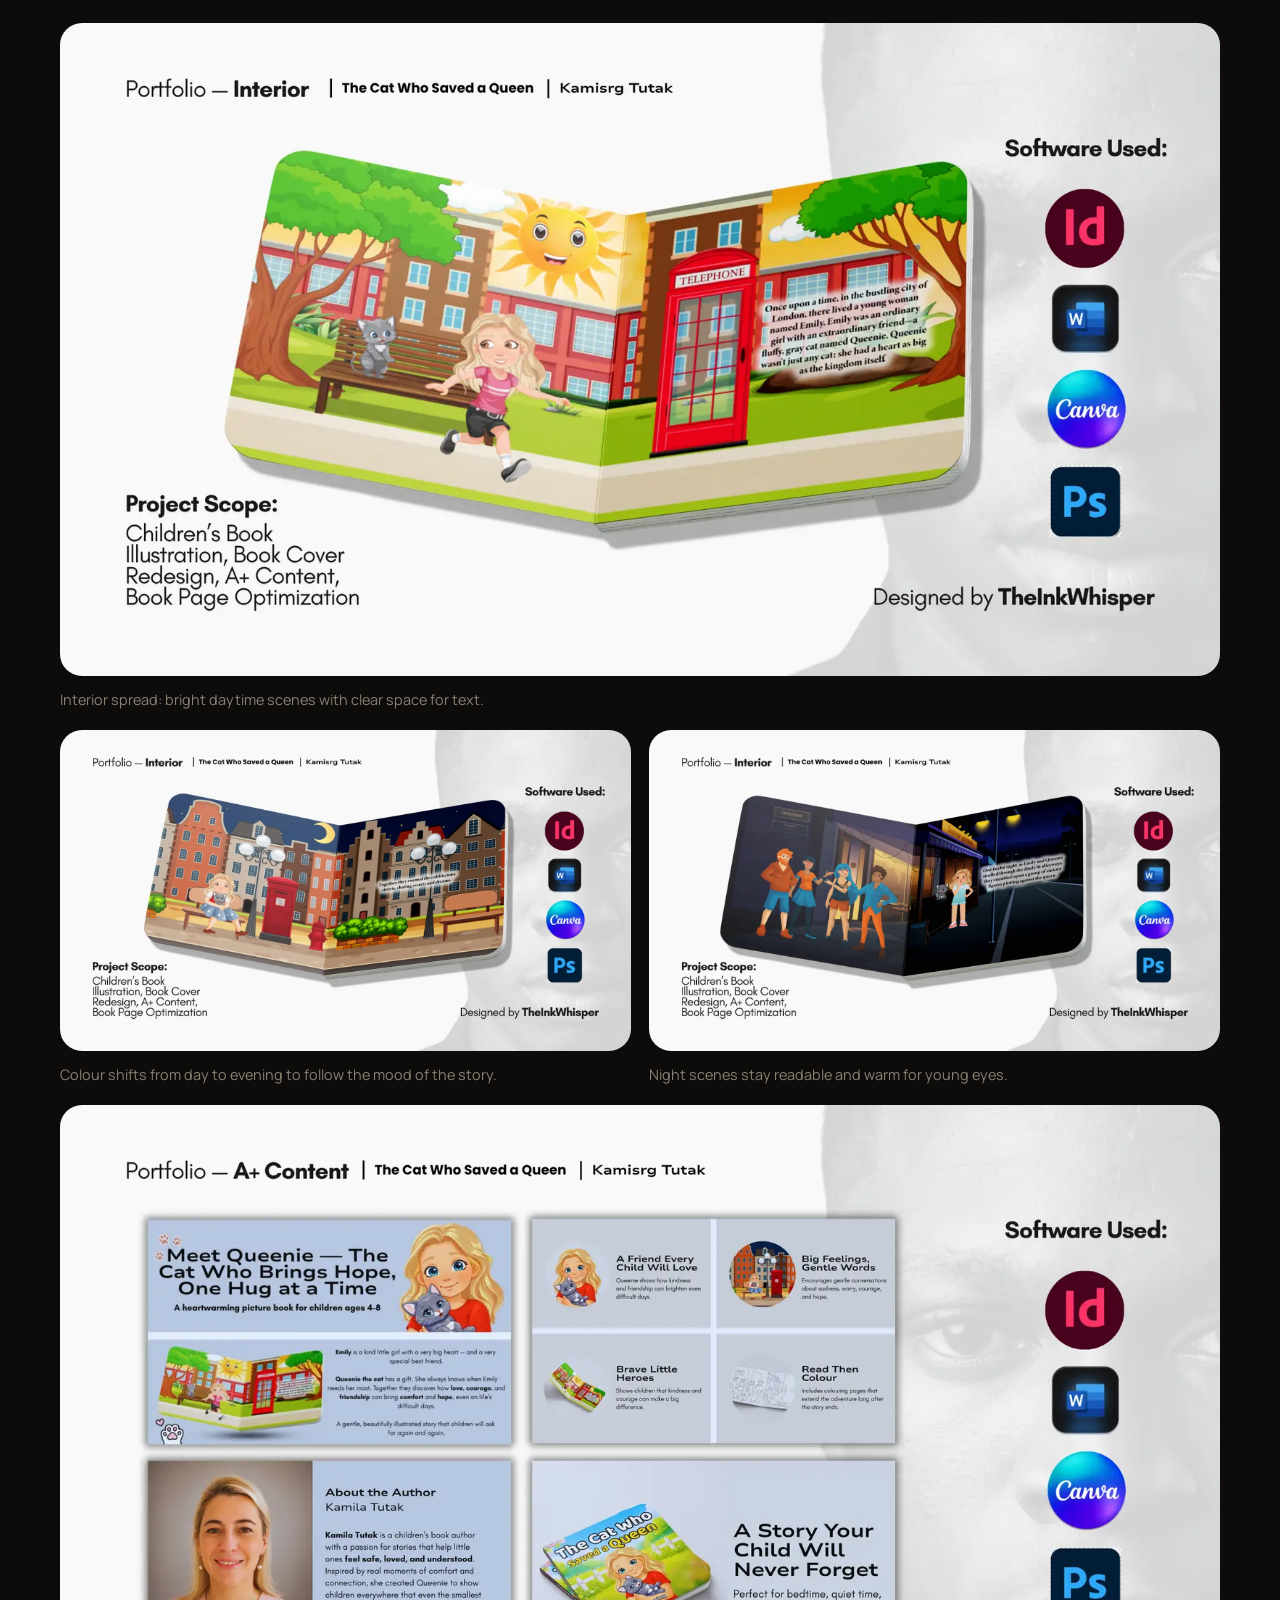
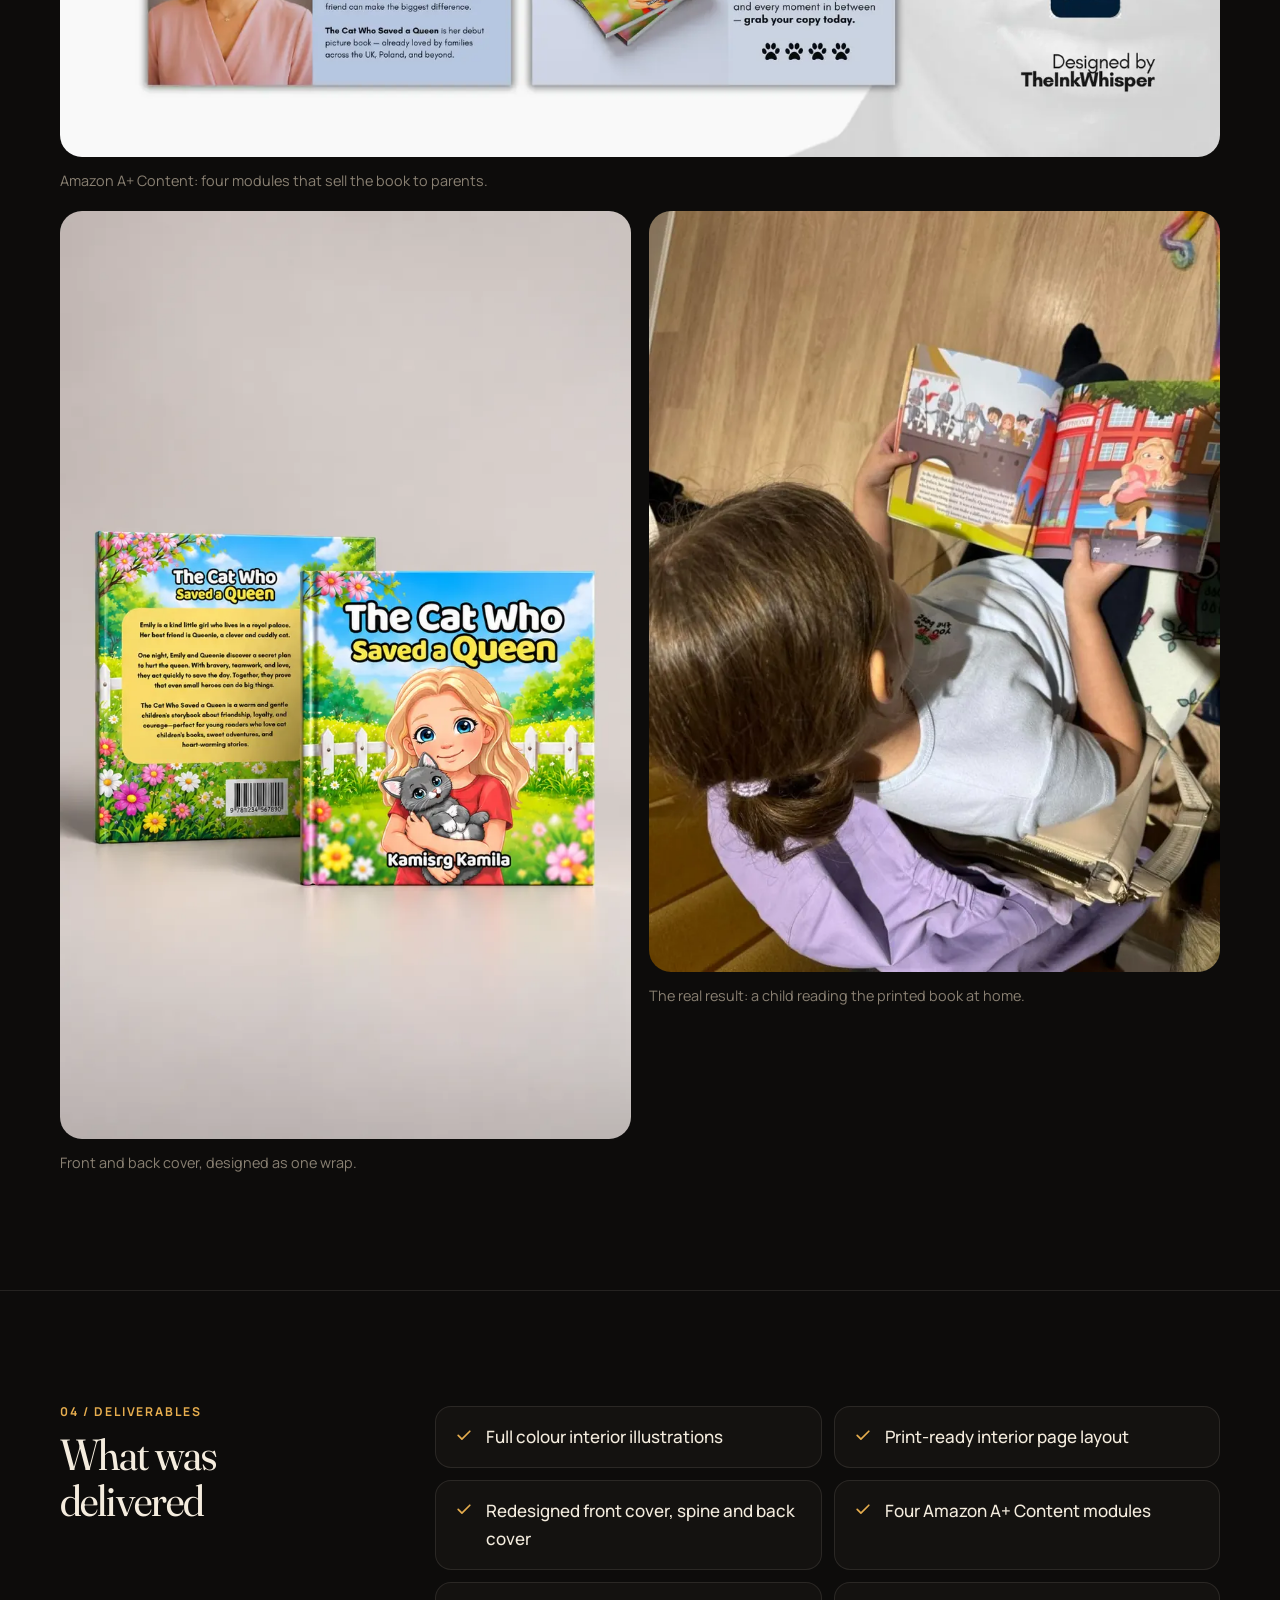
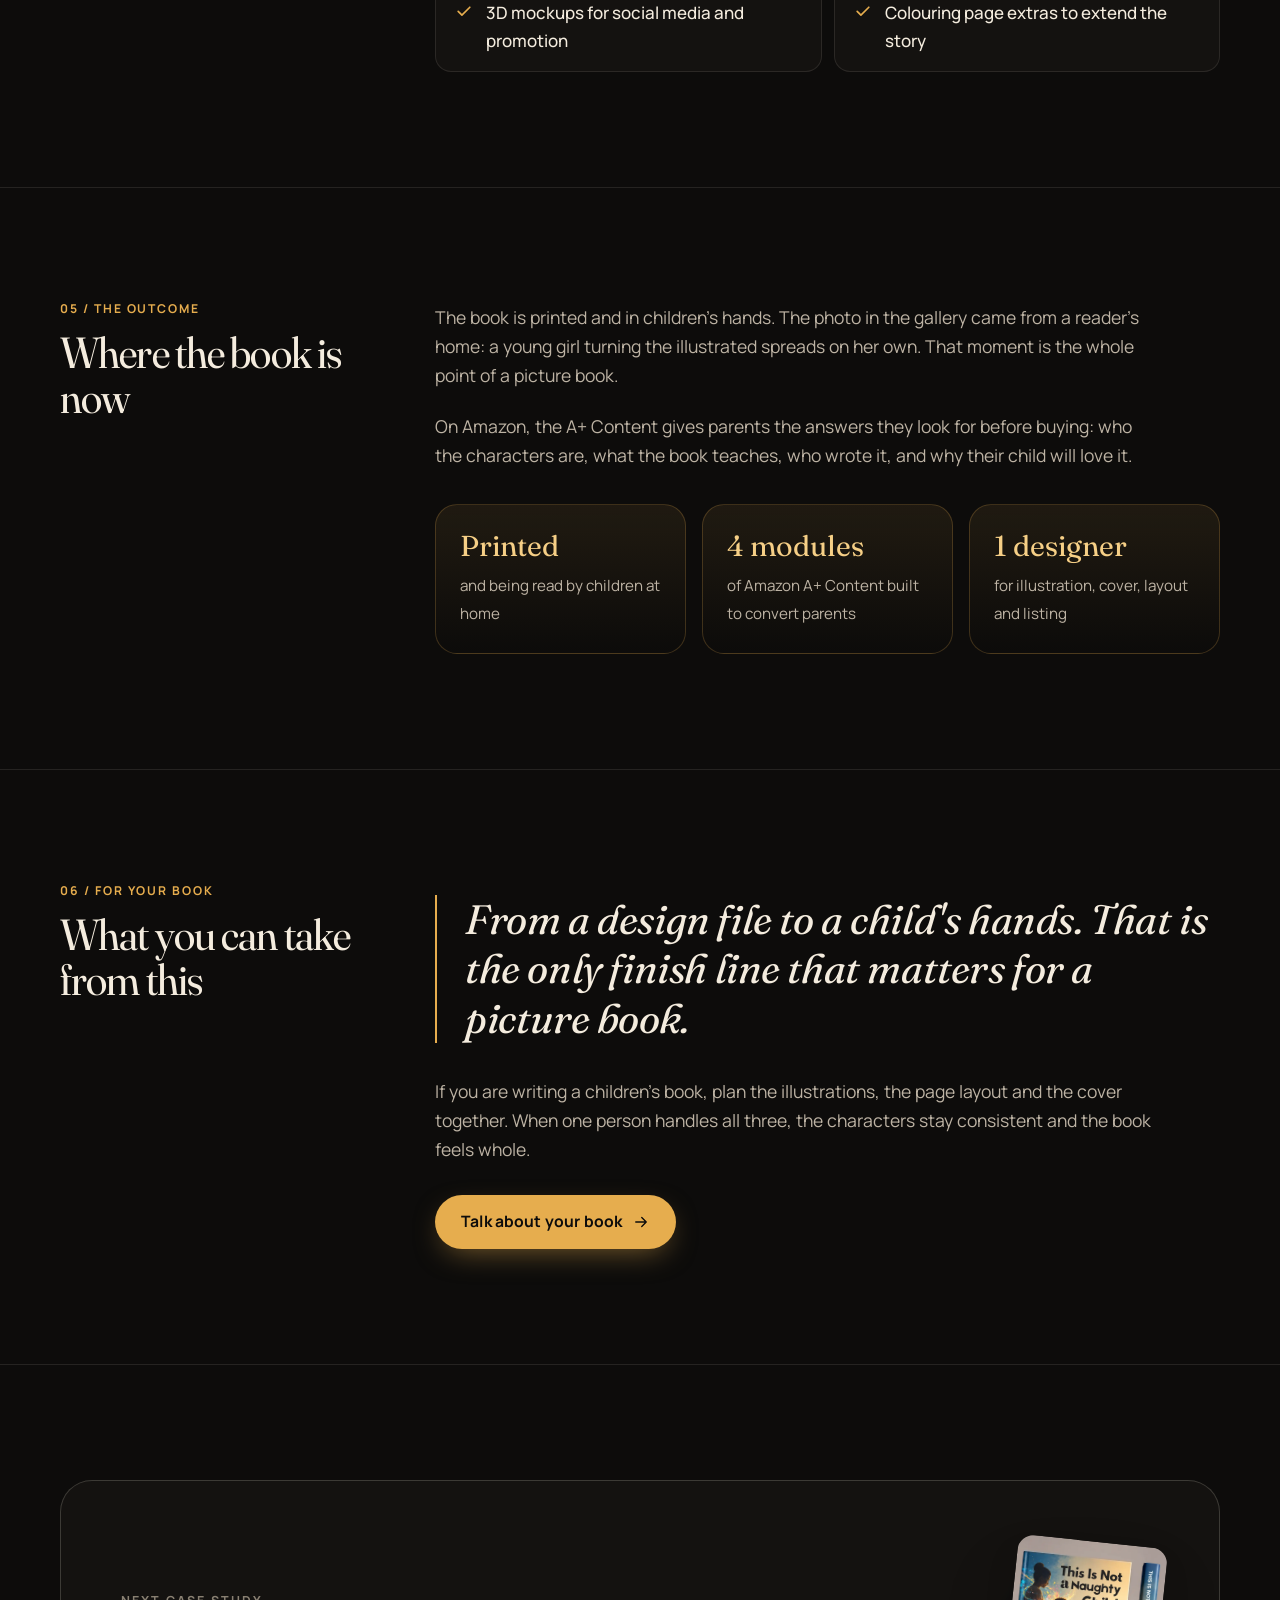
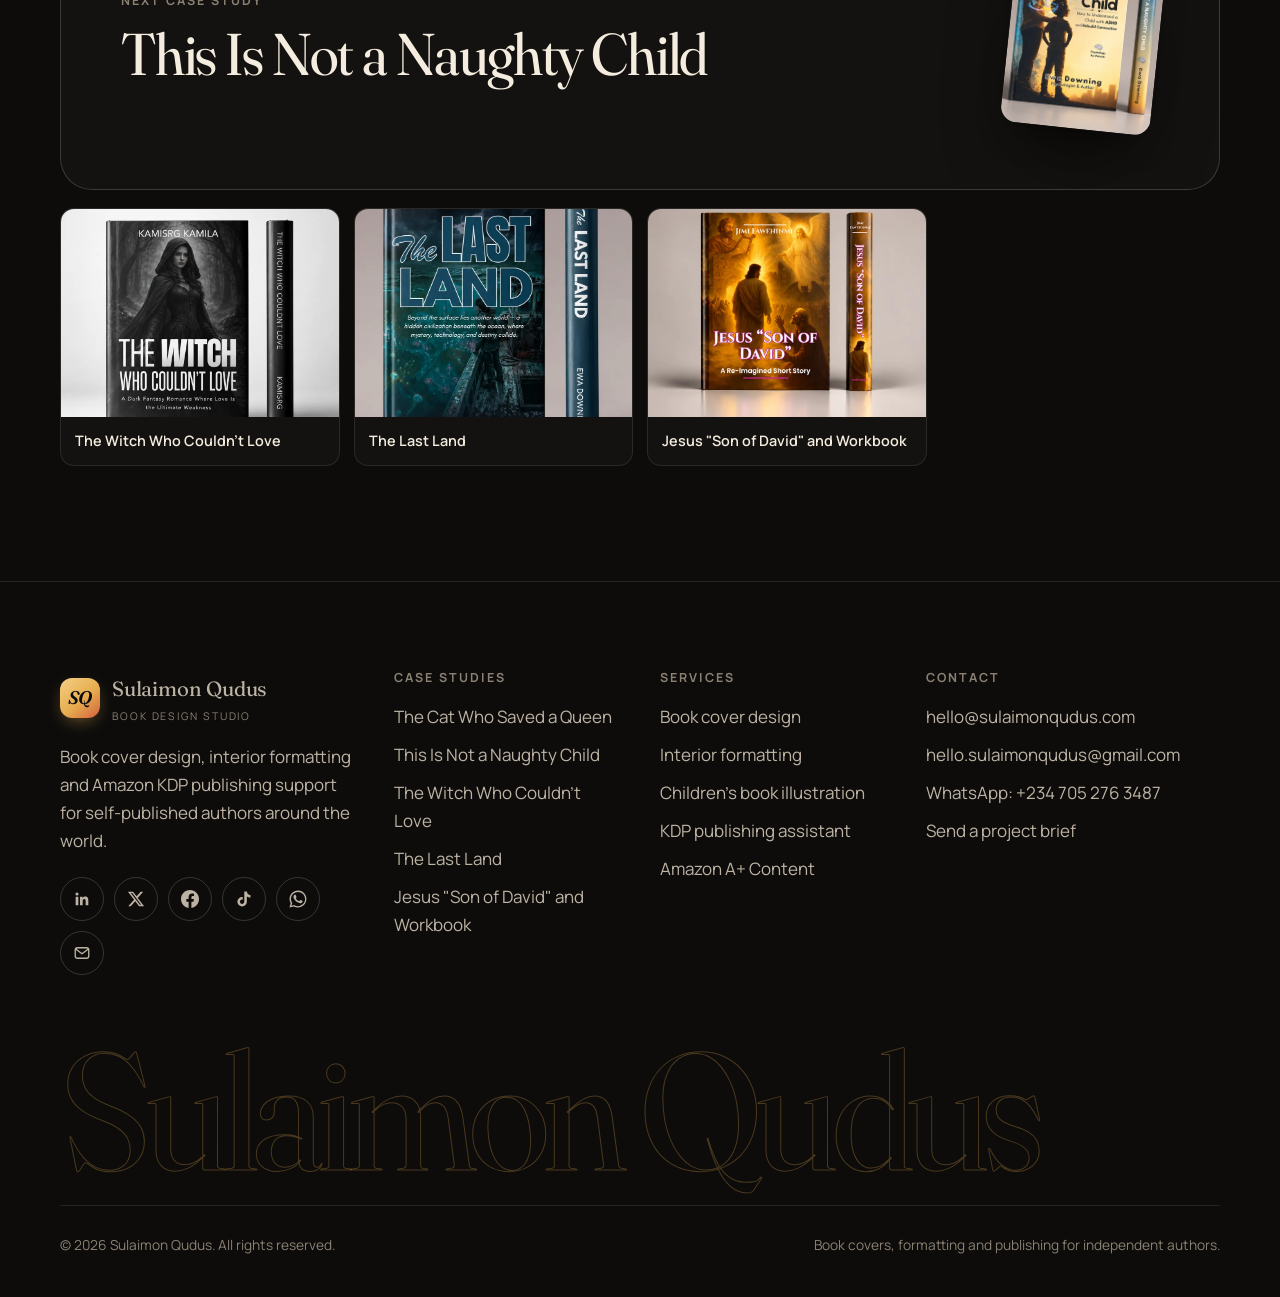
<file: the-cat-who-saved-a-queen.html>
<!doctype html>
<html lang="en">
<head>
<meta charset="utf-8">
<meta name="viewport" content="width=device-width, initial-scale=1, viewport-fit=cover">
<title>The Cat Who Saved a Queen | Case Study by Sulaimon Qudus</title>
<meta name="description" content="Sulaimon Qudus illustrated, laid out and redesigned the cover for The Cat Who Saved a Queen by Kamila Tutak, then built a four-part Amazon A+ Content set....">
<meta name="author" content="Sulaimon Qudus">
<meta name="robots" content="index, follow, max-image-preview:large, max-snippet:-1">
<link rel="canonical" href="https://sulaimonqudus.com/the-cat-who-saved-a-queen">
<meta name="theme-color" content="#0d0c0b">
<meta property="og:type" content="article">
<meta property="og:site_name" content="Sulaimon Qudus">
<meta property="og:title" content="The Cat Who Saved a Queen | Case Study by Sulaimon Qudus">
<meta property="og:description" content="Sulaimon Qudus illustrated, laid out and redesigned the cover for The Cat Who Saved a Queen by Kamila Tutak, then built a four-part Amazon A+ Content set....">
<meta property="og:url" content="https://sulaimonqudus.com/the-cat-who-saved-a-queen">
<meta property="og:image" content="https://sulaimonqudus.com/og-the-cat-who-saved-a-queen.jpg">
<meta property="og:image:width" content="1200">
<meta property="og:image:height" content="630">
<meta property="og:image:alt" content="The Cat Who Saved a Queen | Case Study by Sulaimon Qudus">
<meta property="og:locale" content="en_GB">
<meta name="twitter:card" content="summary_large_image">
<meta name="twitter:site" content="@qudus__sulaimon">
<meta name="twitter:creator" content="@qudus__sulaimon">
<meta name="twitter:title" content="The Cat Who Saved a Queen | Case Study by Sulaimon Qudus">
<meta name="twitter:description" content="Sulaimon Qudus illustrated, laid out and redesigned the cover for The Cat Who Saved a Queen by Kamila Tutak, then built a four-part Amazon A+ Content set....">
<meta name="twitter:image" content="https://sulaimonqudus.com/og-the-cat-who-saved-a-queen.jpg">
<link rel="icon" href="favicon.svg" type="image/svg+xml">
<link rel="icon" href="favicon-32.png" sizes="32x32" type="image/png">
<link rel="apple-touch-icon" href="apple-touch-icon.png">
<link rel="preconnect" href="https://fonts.googleapis.com">
<link rel="preconnect" href="https://fonts.gstatic.com" crossorigin>
<link rel="stylesheet" href="https://fonts.googleapis.com/css2?family=Fraunces:ital,opsz,wght,SOFT,WONK@0,9..144,300..700,0..100,0..1;1,9..144,300..700,0..100,0..1&family=Manrope:wght@400;500;600;700;800&display=swap">
<link rel="stylesheet" href="styles.css?v=1">
<link rel="preload" as="image" href="mockup-cat-who-saved-a-queen.webp">
<script type="application/ld+json">{"@context":"https://schema.org","@graph":[{"@type":"WebSite","@id":"https://sulaimonqudus.com/#website","url":"https://sulaimonqudus.com/","name":"Sulaimon Qudus","publisher":{"@id":"https://sulaimonqudus.com/#person"},"inLanguage":"en"},{"@type":"Person","@id":"https://sulaimonqudus.com/#person","name":"Sulaimon Qudus","givenName":"Qudus","familyName":"Sulaimon","jobTitle":"Book Cover Designer and Interior Formatter","description":"Book cover designer, interior formatter and Amazon KDP publishing assistant for self-published authors.","url":"https://sulaimonqudus.com/","image":"https://sulaimonqudus.com/sulaimon-qudus.webp","email":"mailto:hello@sulaimonqudus.com","telephone":"+2347052763487","nationality":{"@type":"Country","name":"Nigeria"},"knowsAbout":["Book cover design","Book interior formatting","Typesetting","Amazon KDP publishing","Amazon A+ Content","Children's book illustration","Workbook design","Self-publishing","Adobe InDesign","Adobe Photoshop","Canva"],"sameAs":["https://www.linkedin.com/in/sulaimonqudus","https://x.com/qudus__sulaimon","https://www.facebook.com/qudus.sulaimon0","https://www.tiktok.com/@sulaimon.qudus"],"worksFor":{"@id":"https://sulaimonqudus.com/#business"}},{"@type":"Article","@id":"https://sulaimonqudus.com/the-cat-who-saved-a-queen#article","headline":"The Cat Who Saved a Queen: Children's picture book case study","description":"Sulaimon Qudus illustrated, laid out and redesigned the cover for The Cat Who Saved a Queen by Kamila Tutak, then built a four-part Amazon A+ Content set. The finished book is printed and being read by children at home.","image":["https://sulaimonqudus.com/og-the-cat-who-saved-a-queen.jpg","https://sulaimonqudus.com/mockup-cat-who-saved-a-queen.webp"],"author":{"@id":"https://sulaimonqudus.com/#person"},"publisher":{"@id":"https://sulaimonqudus.com/#person"},"mainEntityOfPage":"https://sulaimonqudus.com/the-cat-who-saved-a-queen","datePublished":"2026-11-19","dateModified":"2026-11-19","inLanguage":"en","about":{"@type":"Book","name":"The Cat Who Saved a Queen","author":{"@type":"Person","name":"Kamila Tutak"},"genre":"Children's picture book","image":"https://sulaimonqudus.com/mockup-cat-who-saved-a-queen.webp"},"keywords":"Children's book illustration, Cover redesign, Amazon A+ Content, Page layout optimisation, Children's picture book, book cover design, self-publishing"},{"@type":"BreadcrumbList","itemListElement":[{"@type":"ListItem","position":1,"name":"Home","item":"https://sulaimonqudus.com/"},{"@type":"ListItem","position":2,"name":"Case studies","item":"https://sulaimonqudus.com/#work"},{"@type":"ListItem","position":3,"name":"The Cat Who Saved a Queen","item":"https://sulaimonqudus.com/the-cat-who-saved-a-queen"}]}]}</script>
</head><body>
<a class="skip-link" href="#main">Skip to content</a>
<div class="progress" aria-hidden="true"></div>
<div class="grain" aria-hidden="true"></div>
<header class="site-header">
  <nav class="wrap nav" aria-label="Main">
    <a class="logo" href="home.html" aria-label="Sulaimon Qudus, home">
      <span class="logo-mark" aria-hidden="true">SQ</span>
      <span>Sulaimon Qudus<small>Book Design Studio</small></span>
    </a>
    <ul class="nav-links"><li><a href="home.html#work">Work</a></li><li><a href="home.html#services">Services</a></li><li><a href="home.html#process">Process</a></li><li><a href="home.html#about">About</a></li><li><a href="home.html#faq">FAQ</a></li></ul>
    <div class="nav-cta">
      <a class="btn btn-sm" href="home.html#contact" data-magnetic>Start your book <svg viewBox="0 0 24 24" fill="none" stroke="currentColor" stroke-width="1.8" stroke-linecap="round" stroke-linejoin="round" aria-hidden="true"><path d="M5 12h14M13 6l6 6-6 6"/></svg></a>
      <button class="menu-btn" aria-label="Open menu" aria-expanded="false" aria-controls="mobile-menu"><span></span><span></span></button>
    </div>
  </nav>
</header>
<div class="mobile-menu" id="mobile-menu">
  <ul><li><a href="home.html#work">Work</a></li><li><a href="home.html#services">Services</a></li><li><a href="home.html#process">Process</a></li><li><a href="home.html#about">About</a></li><li><a href="home.html#faq">FAQ</a></li><li><a href="home.html#contact">Contact</a></li></ul>
  <a class="btn" href="https://wa.me/2347052763487" target="_blank" rel="noopener"><svg viewBox="0 0 24 24" fill="currentColor" aria-hidden="true"><path d="M17.47 14.38c-.3-.15-1.76-.87-2.03-.97-.27-.1-.47-.15-.67.15-.2.3-.77.97-.94 1.17-.17.2-.35.22-.65.07-.3-.15-1.26-.46-2.4-1.48-.89-.79-1.49-1.77-1.66-2.07-.17-.3-.02-.46.13-.61.13-.13.3-.35.45-.52.15-.17.2-.3.3-.5.1-.2.05-.37-.02-.52-.08-.15-.67-1.62-.92-2.22-.24-.58-.49-.5-.67-.51h-.57c-.2 0-.52.07-.8.37-.27.3-1.04 1.02-1.04 2.48 0 1.46 1.07 2.88 1.22 3.08.15.2 2.1 3.2 5.08 4.49.71.31 1.26.49 1.7.63.71.23 1.36.2 1.87.12.57-.09 1.76-.72 2.01-1.41.25-.7.25-1.29.17-1.41-.07-.13-.27-.2-.57-.35M12.05 21.5h-.01a9.4 9.4 0 0 1-4.8-1.31l-.34-.2-3.57.93.95-3.48-.22-.36a9.4 9.4 0 0 1-1.44-5.02c0-5.2 4.23-9.43 9.44-9.43a9.38 9.38 0 0 1 9.43 9.44c0 5.2-4.24 9.43-9.44 9.43m8.03-17.47A11.28 11.28 0 0 0 12.05.7C5.79.7.7 5.79.7 12.05c0 2 .52 3.95 1.52 5.67L.6 23.4l5.82-1.53a11.3 11.3 0 0 0 5.42 1.38h.01c6.26 0 11.35-5.09 11.35-11.35 0-3.03-1.18-5.88-3.33-8.03"/></svg> Chat on WhatsApp</a>
  <div class="socials"><a href="https://www.linkedin.com/in/sulaimonqudus" target="_blank" rel="noopener me" aria-label="LinkedIn"><svg viewBox="0 0 24 24" fill="currentColor" aria-hidden="true"><path d="M20.45 20.45h-3.56v-5.57c0-1.33-.02-3.04-1.85-3.04-1.86 0-2.14 1.45-2.14 2.94v5.67H9.35V9h3.41v1.56h.05c.48-.9 1.64-1.85 3.37-1.85 3.6 0 4.27 2.37 4.27 5.46v6.28ZM5.34 7.43a2.06 2.06 0 1 1 0-4.13 2.06 2.06 0 0 1 0 4.13ZM7.12 20.45H3.56V9h3.56v11.45Z"/></svg></a><a href="https://x.com/qudus__sulaimon" target="_blank" rel="noopener me" aria-label="X (Twitter)"><svg viewBox="0 0 24 24" fill="currentColor" aria-hidden="true"><path d="M18.24 2.25h3.31l-7.23 8.26 8.5 11.24h-6.66l-5.21-6.82-5.97 6.82H1.67l7.73-8.84L1.25 2.25h6.83l4.71 6.23 5.45-6.23Zm-1.16 17.52h1.83L7.08 4.13H5.12l11.96 15.64Z"/></svg></a><a href="https://www.facebook.com/qudus.sulaimon0" target="_blank" rel="noopener me" aria-label="Facebook"><svg viewBox="0 0 24 24" fill="currentColor" aria-hidden="true"><path d="M24 12.07C24 5.4 18.63 0 12 0S0 5.4 0 12.07C0 18.1 4.39 23.1 10.13 24v-8.44H7.08v-3.49h3.05V9.41c0-3.02 1.79-4.69 4.53-4.69 1.31 0 2.68.24 2.68.24v2.97h-1.51c-1.49 0-1.96.93-1.96 1.89v2.25h3.33l-.53 3.49h-2.8V24C19.61 23.1 24 18.1 24 12.07Z"/></svg></a><a href="https://www.tiktok.com/@sulaimon.qudus" target="_blank" rel="noopener me" aria-label="TikTok"><svg viewBox="0 0 24 24" fill="currentColor" aria-hidden="true"><path d="M19.59 6.69a4.83 4.83 0 0 1-3.77-4.25V2h-3.45v13.67a2.89 2.89 0 0 1-5.2 1.74 2.89 2.89 0 0 1 2.31-4.64c.3 0 .59.04.86.13V9.4a6.34 6.34 0 0 0-.86-.06 6.33 6.33 0 1 0 6.34 6.33V8.69a8.18 8.18 0 0 0 4.77 1.52V6.77a4.85 4.85 0 0 1-1-.08Z"/></svg></a><a href="https://wa.me/2347052763487" target="_blank" rel="noopener me" aria-label="WhatsApp"><svg viewBox="0 0 24 24" fill="currentColor" aria-hidden="true"><path d="M17.47 14.38c-.3-.15-1.76-.87-2.03-.97-.27-.1-.47-.15-.67.15-.2.3-.77.97-.94 1.17-.17.2-.35.22-.65.07-.3-.15-1.26-.46-2.4-1.48-.89-.79-1.49-1.77-1.66-2.07-.17-.3-.02-.46.13-.61.13-.13.3-.35.45-.52.15-.17.2-.3.3-.5.1-.2.05-.37-.02-.52-.08-.15-.67-1.62-.92-2.22-.24-.58-.49-.5-.67-.51h-.57c-.2 0-.52.07-.8.37-.27.3-1.04 1.02-1.04 2.48 0 1.46 1.07 2.88 1.22 3.08.15.2 2.1 3.2 5.08 4.49.71.31 1.26.49 1.7.63.71.23 1.36.2 1.87.12.57-.09 1.76-.72 2.01-1.41.25-.7.25-1.29.17-1.41-.07-.13-.27-.2-.57-.35M12.05 21.5h-.01a9.4 9.4 0 0 1-4.8-1.31l-.34-.2-3.57.93.95-3.48-.22-.36a9.4 9.4 0 0 1-1.44-5.02c0-5.2 4.23-9.43 9.44-9.43a9.38 9.38 0 0 1 9.43 9.44c0 5.2-4.24 9.43-9.44 9.43m8.03-17.47A11.28 11.28 0 0 0 12.05.7C5.79.7.7 5.79.7 12.05c0 2 .52 3.95 1.52 5.67L.6 23.4l5.82-1.53a11.3 11.3 0 0 0 5.42 1.38h.01c6.26 0 11.35-5.09 11.35-11.35 0-3.03-1.18-5.88-3.33-8.03"/></svg></a><a href="mailto:hello@sulaimonqudus.com" aria-label="Email"><svg viewBox="0 0 24 24" fill="none" stroke="currentColor" stroke-width="1.8" stroke-linecap="round" stroke-linejoin="round" aria-hidden="true"><rect x="3" y="5" width="18" height="14" rx="3"/><path d="m4 7 8 6 8-6"/></svg></a></div>
</div>

<main id="main" style="--accent-glow:rgba(120, 180, 255, .25)">
<article>
<header class="case-hero">
  <div class="wrap">
    <ol class="crumbs" aria-label="Breadcrumb"><li><a href="home.html">Home</a></li><li><a href="home.html#work">Case studies</a></li><li aria-current="page">The Cat Who Saved a Queen</li></ol>
    <div class="case-hero-grid">
      <div>
        <span class="eyebrow hero-fade">Case study 01 &middot; Children&#x27;s picture book</span>
        <h1 class="hero-fade d1">The Cat Who Saved a Queen</h1>
        <p class="lead hero-fade d2">A full visual build for a debut children&#x27;s picture book. Illustrated spreads, a redesigned cover, page layouts tuned for print and Amazon A+ Content that sells the book before a parent even opens it.</p>
        <div class="hero-actions hero-fade d3" style="margin-bottom:0">
          <a class="btn" href="home.html#contact" data-magnetic>Start a project like this <svg viewBox="0 0 24 24" fill="none" stroke="currentColor" stroke-width="1.8" stroke-linecap="round" stroke-linejoin="round" aria-hidden="true"><path d="M5 12h14M13 6l6 6-6 6"/></svg></a>
          <a class="btn btn-ghost" href="#gallery">See the work</a>
        </div>
      </div>
      <div class="case-cover hero-fade d2"><img src="mockup-cat-who-saved-a-queen.webp" alt="The Cat Who Saved a Queen book cover mockup designed by Sulaimon Qudus" width="900" height="1125" decoding="async" fetchpriority="high"></div>
    </div>
    <dl class="facts hero-fade d4">
      <div class="fact"><dt>Author</dt><dd>Kamila Tutak</dd></div>
      <div class="fact"><dt>Genre</dt><dd>Children&#x27;s picture book</dd></div>
      <div class="fact"><dt>Services</dt><dd>Children&#x27;s book illustration, Cover redesign, Amazon A+ Content, Page layout optimisation</dd></div>
      <div class="fact"><dt>Format</dt><dd>Full colour print, Amazon listing</dd></div>
    </dl>
    <div class="tldr hero-fade d4"><span class="k">In short</span><p>Sulaimon Qudus illustrated, laid out and redesigned the cover for The Cat Who Saved a Queen by Kamila Tutak, then built a four-part Amazon A+ Content set. The finished book is printed and being read by children at home.</p></div>
  </div>
</header>

<section class="case-section" aria-labelledby="challenge">
  <div class="wrap case-cols">
    <h2 id="challenge"><span class="label">01 / The challenge</span>What the book needed</h2>
    <div class="prose reveal"><p>A picture book has two jobs. It has to win the parent who sees a small thumbnail on Amazon, and it has to hold the child who turns the pages at bedtime.</p><p>Kamila had a warm story about Emily, a kind little girl, and Queenie, the cat who always knows when Emily needs her most. Together they learn how love, courage and friendship can bring comfort on hard days. The story was ready. What it needed was pictures with the same heart, a cover that stands out in a crowded category, and a product page that explains the value of the book to parents in seconds.</p><p><strong>Readers:</strong> Children aged 4 to 8 and their parents.<br><strong>Tools:</strong> InDesign, Photoshop, Canva, Word.</p></div>
  </div>
</section>

<section class="case-section" aria-labelledby="approach">
  <div class="wrap case-cols">
    <h2 id="approach"><span class="label">02 / The approach</span>How it was designed</h2>
    <ol class="approach stagger"><li><div><h3>Characters that stay the same on every page</h3><p>Emily and Queenie were designed first, so children recognise them instantly from the cover to the last spread. Consistent faces, outfits and colours make the story easy for young readers to follow.</p></div></li><li><div><h3>Scenes with a real sense of place</h3><p>London streets, a red telephone box, a palace guarded by knights and soft night time city scenes. Colour moves from bright daytime to calmer evening tones so the art follows the feeling of the story.</p></div></li><li><div><h3>Text that reads well on top of art</h3><p>Every spread was planned with calm space for the words. Text sits where it is easy to read aloud, never fighting with a face or a key detail in the picture.</p></div></li><li><div><h3>A cover redesign built for the thumbnail</h3><p>The hug between Emily and Queenie became the hero of the cover, with a bright garden scene and a bold, friendly title that stays readable when it shrinks to a small Amazon thumbnail.</p></div></li><li><div><h3>Amazon A+ Content that answers a parent&#x27;s questions</h3><p>Four modules: a banner that introduces Queenie, a feature grid (A Friend Every Child Will Love, Big Feelings Gentle Words, Brave Little Heroes, Read Then Colour), an About the Author panel, and a closing module with a clear call to buy.</p></div></li></ol>
  </div>
</section>

<section class="case-section" id="gallery" aria-labelledby="gallery-title">
  <div class="wrap">
    <div class="section-head" style="margin-bottom:40px">
      <span class="eyebrow">03 / The work</span>
      <h2 id="gallery-title" data-split>Inside the <em>project.</em></h2>
      <p>Tap any image to see it larger.</p>
    </div>
    <div class="gallery"><figure class="g-wide reveal"><button type="button" data-lightbox="cat-board-spread-1.webp" data-caption="Interior spread: bright daytime scenes with clear space for text." data-cursor="view" aria-label="Enlarge image: Interior spread: bright daytime scenes with clear space for text."><img src="cat-board-spread-1.webp" alt="Illustrated spread of Emily running past a red telephone box with Queenie the cat" width="1600" height="900" loading="lazy" decoding="async"></button><figcaption>Interior spread: bright daytime scenes with clear space for text.</figcaption></figure><figure class=" reveal"><button type="button" data-lightbox="cat-board-spread-2.webp" data-caption="Colour shifts from day to evening to follow the mood of the story." data-cursor="view" aria-label="Enlarge image: Colour shifts from day to evening to follow the mood of the story."><img src="cat-board-spread-2.webp" alt="Illustrated spread of a London street at dusk with Emily and a postbox" width="1600" height="900" loading="lazy" decoding="async"></button><figcaption>Colour shifts from day to evening to follow the mood of the story.</figcaption></figure><figure class=" reveal"><button type="button" data-lightbox="cat-board-spread-3.webp" data-caption="Night scenes stay readable and warm for young eyes." data-cursor="view" aria-label="Enlarge image: Night scenes stay readable and warm for young eyes."><img src="cat-board-spread-3.webp" alt="Illustrated night spread with children and a glowing doorway" width="1600" height="900" loading="lazy" decoding="async"></button><figcaption>Night scenes stay readable and warm for young eyes.</figcaption></figure><figure class="g-wide reveal"><button type="button" data-lightbox="cat-board-a-plus-content.webp" data-caption="Amazon A+ Content: four modules that sell the book to parents." data-cursor="view" aria-label="Enlarge image: Amazon A+ Content: four modules that sell the book to parents."><img src="cat-board-a-plus-content.webp" alt="Amazon A+ Content modules for The Cat Who Saved a Queen including Meet Queenie banner and About the Author" width="1600" height="900" loading="lazy" decoding="async"></button><figcaption>Amazon A+ Content: four modules that sell the book to parents.</figcaption></figure><figure class=" reveal"><button type="button" data-lightbox="mockup-cat-front-back.webp" data-caption="Front and back cover, designed as one wrap." data-cursor="view" aria-label="Enlarge image: Front and back cover, designed as one wrap."><img src="mockup-cat-front-back.webp" alt="Front and back cover mockup of The Cat Who Saved a Queen" width="800" height="1300" loading="lazy" decoding="async"></button><figcaption>Front and back cover, designed as one wrap.</figcaption></figure><figure class=" reveal"><button type="button" data-lightbox="reader-cat-who-saved-a-queen.webp" data-caption="The real result: a child reading the printed book at home." data-cursor="view" aria-label="Enlarge image: The real result: a child reading the printed book at home."><img src="reader-cat-who-saved-a-queen.webp" alt="A young girl reading the printed copy of The Cat Who Saved a Queen" width="800" height="1067" loading="lazy" decoding="async"></button><figcaption>The real result: a child reading the printed book at home.</figcaption></figure></div>
  </div>
</section>

<section class="case-section" aria-labelledby="delivered">
  <div class="wrap case-cols">
    <h2 id="delivered"><span class="label">04 / Deliverables</span>What was delivered</h2>
    <ul class="deliverables stagger"><li><svg viewBox="0 0 24 24" fill="none" stroke="currentColor" stroke-width="2" stroke-linecap="round" stroke-linejoin="round" aria-hidden="true"><path d="m5 12.5 4.5 4.5L19 7.5"/></svg><span>Full colour interior illustrations</span></li><li><svg viewBox="0 0 24 24" fill="none" stroke="currentColor" stroke-width="2" stroke-linecap="round" stroke-linejoin="round" aria-hidden="true"><path d="m5 12.5 4.5 4.5L19 7.5"/></svg><span>Print-ready interior page layout</span></li><li><svg viewBox="0 0 24 24" fill="none" stroke="currentColor" stroke-width="2" stroke-linecap="round" stroke-linejoin="round" aria-hidden="true"><path d="m5 12.5 4.5 4.5L19 7.5"/></svg><span>Redesigned front cover, spine and back cover</span></li><li><svg viewBox="0 0 24 24" fill="none" stroke="currentColor" stroke-width="2" stroke-linecap="round" stroke-linejoin="round" aria-hidden="true"><path d="m5 12.5 4.5 4.5L19 7.5"/></svg><span>Four Amazon A+ Content modules</span></li><li><svg viewBox="0 0 24 24" fill="none" stroke="currentColor" stroke-width="2" stroke-linecap="round" stroke-linejoin="round" aria-hidden="true"><path d="m5 12.5 4.5 4.5L19 7.5"/></svg><span>3D mockups for social media and promotion</span></li><li><svg viewBox="0 0 24 24" fill="none" stroke="currentColor" stroke-width="2" stroke-linecap="round" stroke-linejoin="round" aria-hidden="true"><path d="m5 12.5 4.5 4.5L19 7.5"/></svg><span>Colouring page extras to extend the story</span></li></ul>
  </div>
</section>

<section class="case-section" aria-labelledby="outcome">
  <div class="wrap case-cols">
    <h2 id="outcome"><span class="label">05 / The outcome</span>Where the book is now</h2>
    <div>
      <div class="prose reveal"><p>The book is printed and in children's hands. The photo in the gallery came from a reader's home: a young girl turning the illustrated spreads on her own. That moment is the whole point of a picture book.</p><p>On Amazon, the A+ Content gives parents the answers they look for before buying: who the characters are, what the book teaches, who wrote it, and why their child will love it.</p></div>
      <div class="outcome-grid stagger"><div class="outcome"><b>Printed</b><span>and being read by children at home</span></div><div class="outcome"><b>4 modules</b><span>of Amazon A+ Content built to convert parents</span></div><div class="outcome"><b>1 designer</b><span>for illustration, cover, layout and listing</span></div></div>
    </div>
  </div>
</section>

<section class="case-section" aria-labelledby="lesson">
  <div class="wrap case-cols">
    <h2 id="lesson"><span class="label">06 / For your book</span>What you can take from this</h2>
    <div class="reveal">
      <blockquote class="pull">From a design file to a child&#x27;s hands. That is the only finish line that matters for a picture book.</blockquote>
      <div class="prose" style="margin-top:34px"><p>If you are writing a children&#x27;s book, plan the illustrations, the page layout and the cover together. When one person handles all three, the characters stay consistent and the book feels whole.</p></div>
      <a class="btn" href="home.html#contact" style="margin-top:10px" data-magnetic>Talk about your book <svg viewBox="0 0 24 24" fill="none" stroke="currentColor" stroke-width="1.8" stroke-linecap="round" stroke-linejoin="round" aria-hidden="true"><path d="M5 12h14M13 6l6 6-6 6"/></svg></a>
    </div>
  </div>
</section>
</article>

<section class="case-section" aria-label="More case studies">
  <div class="wrap">
    <a class="next-case reveal" href="this-is-not-a-naughty-child.html">
      <div><small>Next case study</small><h2>This Is Not a Naughty Child</h2></div>
      <div class="next-thumb"><img src="mockup-not-a-naughty-child.webp" alt="This Is Not a Naughty Child cover mockup" width="1200" height="900" loading="lazy" decoding="async"></div>
    </a>
    <div class="other-cases"><a class="mini-case" href="the-witch-who-couldnt-love.html"><img src="mockup-witch-who-couldnt-love.webp" alt="The Witch Who Couldn&#x27;t Love cover mockup" width="900" height="1125" loading="lazy" decoding="async"><span>The Witch Who Couldn&#x27;t Love</span></a><a class="mini-case" href="the-last-land.html"><img src="mockup-the-last-land.webp" alt="The Last Land cover mockup" width="800" height="1333" loading="lazy" decoding="async"><span>The Last Land</span></a><a class="mini-case" href="jesus-son-of-david.html"><img src="mockup-jesus-son-of-david.webp" alt="Jesus &quot;Son of David&quot; cover mockup" width="900" height="1125" loading="lazy" decoding="async"><span>Jesus &quot;Son of David&quot; and Workbook</span></a></div>
  </div>
</section>
</main>
<footer class="site-footer">
  <div class="wrap">
    <div class="footer-grid">
      <div class="footer-about">
        <a class="logo" href="home.html"><span class="logo-mark" aria-hidden="true">SQ</span><span>Sulaimon Qudus<small>Book Design Studio</small></span></a>
        <p>Book cover design, interior formatting and Amazon KDP publishing support for self-published authors around the world.</p>
        <div class="socials"><a href="https://www.linkedin.com/in/sulaimonqudus" target="_blank" rel="noopener me" aria-label="LinkedIn"><svg viewBox="0 0 24 24" fill="currentColor" aria-hidden="true"><path d="M20.45 20.45h-3.56v-5.57c0-1.33-.02-3.04-1.85-3.04-1.86 0-2.14 1.45-2.14 2.94v5.67H9.35V9h3.41v1.56h.05c.48-.9 1.64-1.85 3.37-1.85 3.6 0 4.27 2.37 4.27 5.46v6.28ZM5.34 7.43a2.06 2.06 0 1 1 0-4.13 2.06 2.06 0 0 1 0 4.13ZM7.12 20.45H3.56V9h3.56v11.45Z"/></svg></a><a href="https://x.com/qudus__sulaimon" target="_blank" rel="noopener me" aria-label="X (Twitter)"><svg viewBox="0 0 24 24" fill="currentColor" aria-hidden="true"><path d="M18.24 2.25h3.31l-7.23 8.26 8.5 11.24h-6.66l-5.21-6.82-5.97 6.82H1.67l7.73-8.84L1.25 2.25h6.83l4.71 6.23 5.45-6.23Zm-1.16 17.52h1.83L7.08 4.13H5.12l11.96 15.64Z"/></svg></a><a href="https://www.facebook.com/qudus.sulaimon0" target="_blank" rel="noopener me" aria-label="Facebook"><svg viewBox="0 0 24 24" fill="currentColor" aria-hidden="true"><path d="M24 12.07C24 5.4 18.63 0 12 0S0 5.4 0 12.07C0 18.1 4.39 23.1 10.13 24v-8.44H7.08v-3.49h3.05V9.41c0-3.02 1.79-4.69 4.53-4.69 1.31 0 2.68.24 2.68.24v2.97h-1.51c-1.49 0-1.96.93-1.96 1.89v2.25h3.33l-.53 3.49h-2.8V24C19.61 23.1 24 18.1 24 12.07Z"/></svg></a><a href="https://www.tiktok.com/@sulaimon.qudus" target="_blank" rel="noopener me" aria-label="TikTok"><svg viewBox="0 0 24 24" fill="currentColor" aria-hidden="true"><path d="M19.59 6.69a4.83 4.83 0 0 1-3.77-4.25V2h-3.45v13.67a2.89 2.89 0 0 1-5.2 1.74 2.89 2.89 0 0 1 2.31-4.64c.3 0 .59.04.86.13V9.4a6.34 6.34 0 0 0-.86-.06 6.33 6.33 0 1 0 6.34 6.33V8.69a8.18 8.18 0 0 0 4.77 1.52V6.77a4.85 4.85 0 0 1-1-.08Z"/></svg></a><a href="https://wa.me/2347052763487" target="_blank" rel="noopener me" aria-label="WhatsApp"><svg viewBox="0 0 24 24" fill="currentColor" aria-hidden="true"><path d="M17.47 14.38c-.3-.15-1.76-.87-2.03-.97-.27-.1-.47-.15-.67.15-.2.3-.77.97-.94 1.17-.17.2-.35.22-.65.07-.3-.15-1.26-.46-2.4-1.48-.89-.79-1.49-1.77-1.66-2.07-.17-.3-.02-.46.13-.61.13-.13.3-.35.45-.52.15-.17.2-.3.3-.5.1-.2.05-.37-.02-.52-.08-.15-.67-1.62-.92-2.22-.24-.58-.49-.5-.67-.51h-.57c-.2 0-.52.07-.8.37-.27.3-1.04 1.02-1.04 2.48 0 1.46 1.07 2.88 1.22 3.08.15.2 2.1 3.2 5.08 4.49.71.31 1.26.49 1.7.63.71.23 1.36.2 1.87.12.57-.09 1.76-.72 2.01-1.41.25-.7.25-1.29.17-1.41-.07-.13-.27-.2-.57-.35M12.05 21.5h-.01a9.4 9.4 0 0 1-4.8-1.31l-.34-.2-3.57.93.95-3.48-.22-.36a9.4 9.4 0 0 1-1.44-5.02c0-5.2 4.23-9.43 9.44-9.43a9.38 9.38 0 0 1 9.43 9.44c0 5.2-4.24 9.43-9.44 9.43m8.03-17.47A11.28 11.28 0 0 0 12.05.7C5.79.7.7 5.79.7 12.05c0 2 .52 3.95 1.52 5.67L.6 23.4l5.82-1.53a11.3 11.3 0 0 0 5.42 1.38h.01c6.26 0 11.35-5.09 11.35-11.35 0-3.03-1.18-5.88-3.33-8.03"/></svg></a><a href="mailto:hello@sulaimonqudus.com" aria-label="Email"><svg viewBox="0 0 24 24" fill="none" stroke="currentColor" stroke-width="1.8" stroke-linecap="round" stroke-linejoin="round" aria-hidden="true"><rect x="3" y="5" width="18" height="14" rx="3"/><path d="m4 7 8 6 8-6"/></svg></a></div>
      </div>
      <div><h4>Case studies</h4><ul><li><a href="the-cat-who-saved-a-queen.html">The Cat Who Saved a Queen</a></li><li><a href="this-is-not-a-naughty-child.html">This Is Not a Naughty Child</a></li><li><a href="the-witch-who-couldnt-love.html">The Witch Who Couldn&#x27;t Love</a></li><li><a href="the-last-land.html">The Last Land</a></li><li><a href="jesus-son-of-david.html">Jesus &quot;Son of David&quot; and Workbook</a></li></ul></div>
      <div><h4>Services</h4><ul>
        <li><a href="home.html#services">Book cover design</a></li>
        <li><a href="home.html#services">Interior formatting</a></li>
        <li><a href="home.html#services">Children's book illustration</a></li>
        <li><a href="home.html#services">KDP publishing assistant</a></li>
        <li><a href="home.html#services">Amazon A+ Content</a></li>
      </ul></div>
      <div><h4>Contact</h4><ul>
        <li><a href="mailto:hello@sulaimonqudus.com">hello@sulaimonqudus.com</a></li>
        <li><a href="mailto:hello.sulaimonqudus@gmail.com">hello.sulaimonqudus@gmail.com</a></li>
        <li><a href="https://wa.me/2347052763487" target="_blank" rel="noopener">WhatsApp: +234 705 276 3487</a></li>
        <li><a href="home.html#contact">Send a project brief</a></li>
      </ul></div>
    </div>
    <div class="footer-big" aria-hidden="true">Sulaimon Qudus</div>
    <div class="footer-bottom">
      <span>&copy; <span data-year>2026</span> Sulaimon Qudus. All rights reserved.</span>
      <span>Book covers, formatting and publishing for independent authors.</span>
    </div>
  </div>
</footer>
<a class="wa-float" href="https://wa.me/2347052763487?text=Hi%20Sulaimon%2C%20I%20found%20your%20website%20and%20I%27d%20like%20to%20talk%20about%20my%20book." target="_blank" rel="noopener" aria-label="Chat on WhatsApp"><svg viewBox="0 0 24 24" fill="currentColor" aria-hidden="true"><path d="M17.47 14.38c-.3-.15-1.76-.87-2.03-.97-.27-.1-.47-.15-.67.15-.2.3-.77.97-.94 1.17-.17.2-.35.22-.65.07-.3-.15-1.26-.46-2.4-1.48-.89-.79-1.49-1.77-1.66-2.07-.17-.3-.02-.46.13-.61.13-.13.3-.35.45-.52.15-.17.2-.3.3-.5.1-.2.05-.37-.02-.52-.08-.15-.67-1.62-.92-2.22-.24-.58-.49-.5-.67-.51h-.57c-.2 0-.52.07-.8.37-.27.3-1.04 1.02-1.04 2.48 0 1.46 1.07 2.88 1.22 3.08.15.2 2.1 3.2 5.08 4.49.71.31 1.26.49 1.7.63.71.23 1.36.2 1.87.12.57-.09 1.76-.72 2.01-1.41.25-.7.25-1.29.17-1.41-.07-.13-.27-.2-.57-.35M12.05 21.5h-.01a9.4 9.4 0 0 1-4.8-1.31l-.34-.2-3.57.93.95-3.48-.22-.36a9.4 9.4 0 0 1-1.44-5.02c0-5.2 4.23-9.43 9.44-9.43a9.38 9.38 0 0 1 9.43 9.44c0 5.2-4.24 9.43-9.44 9.43m8.03-17.47A11.28 11.28 0 0 0 12.05.7C5.79.7.7 5.79.7 12.05c0 2 .52 3.95 1.52 5.67L.6 23.4l5.82-1.53a11.3 11.3 0 0 0 5.42 1.38h.01c6.26 0 11.35-5.09 11.35-11.35 0-3.03-1.18-5.88-3.33-8.03"/></svg><span class="tip">Chat about your book</span></a>
<div class="mobile-bar">
  <a class="btn" href="home.html#contact">Start your book project</a>
  <a class="wa" href="https://wa.me/2347052763487?text=Hi%20Sulaimon%2C%20I%20found%20your%20website%20and%20I%27d%20like%20to%20talk%20about%20my%20book." target="_blank" rel="noopener" aria-label="Chat on WhatsApp"><svg viewBox="0 0 24 24" fill="currentColor" aria-hidden="true"><path d="M17.47 14.38c-.3-.15-1.76-.87-2.03-.97-.27-.1-.47-.15-.67.15-.2.3-.77.97-.94 1.17-.17.2-.35.22-.65.07-.3-.15-1.26-.46-2.4-1.48-.89-.79-1.49-1.77-1.66-2.07-.17-.3-.02-.46.13-.61.13-.13.3-.35.45-.52.15-.17.2-.3.3-.5.1-.2.05-.37-.02-.52-.08-.15-.67-1.62-.92-2.22-.24-.58-.49-.5-.67-.51h-.57c-.2 0-.52.07-.8.37-.27.3-1.04 1.02-1.04 2.48 0 1.46 1.07 2.88 1.22 3.08.15.2 2.1 3.2 5.08 4.49.71.31 1.26.49 1.7.63.71.23 1.36.2 1.87.12.57-.09 1.76-.72 2.01-1.41.25-.7.25-1.29.17-1.41-.07-.13-.27-.2-.57-.35M12.05 21.5h-.01a9.4 9.4 0 0 1-4.8-1.31l-.34-.2-3.57.93.95-3.48-.22-.36a9.4 9.4 0 0 1-1.44-5.02c0-5.2 4.23-9.43 9.44-9.43a9.38 9.38 0 0 1 9.43 9.44c0 5.2-4.24 9.43-9.44 9.43m8.03-17.47A11.28 11.28 0 0 0 12.05.7C5.79.7.7 5.79.7 12.05c0 2 .52 3.95 1.52 5.67L.6 23.4l5.82-1.53a11.3 11.3 0 0 0 5.42 1.38h.01c6.26 0 11.35-5.09 11.35-11.35 0-3.03-1.18-5.88-3.33-8.03"/></svg></a>
</div>
<script src="main.js?v=1" defer></script>
</body>
</html>
</file>
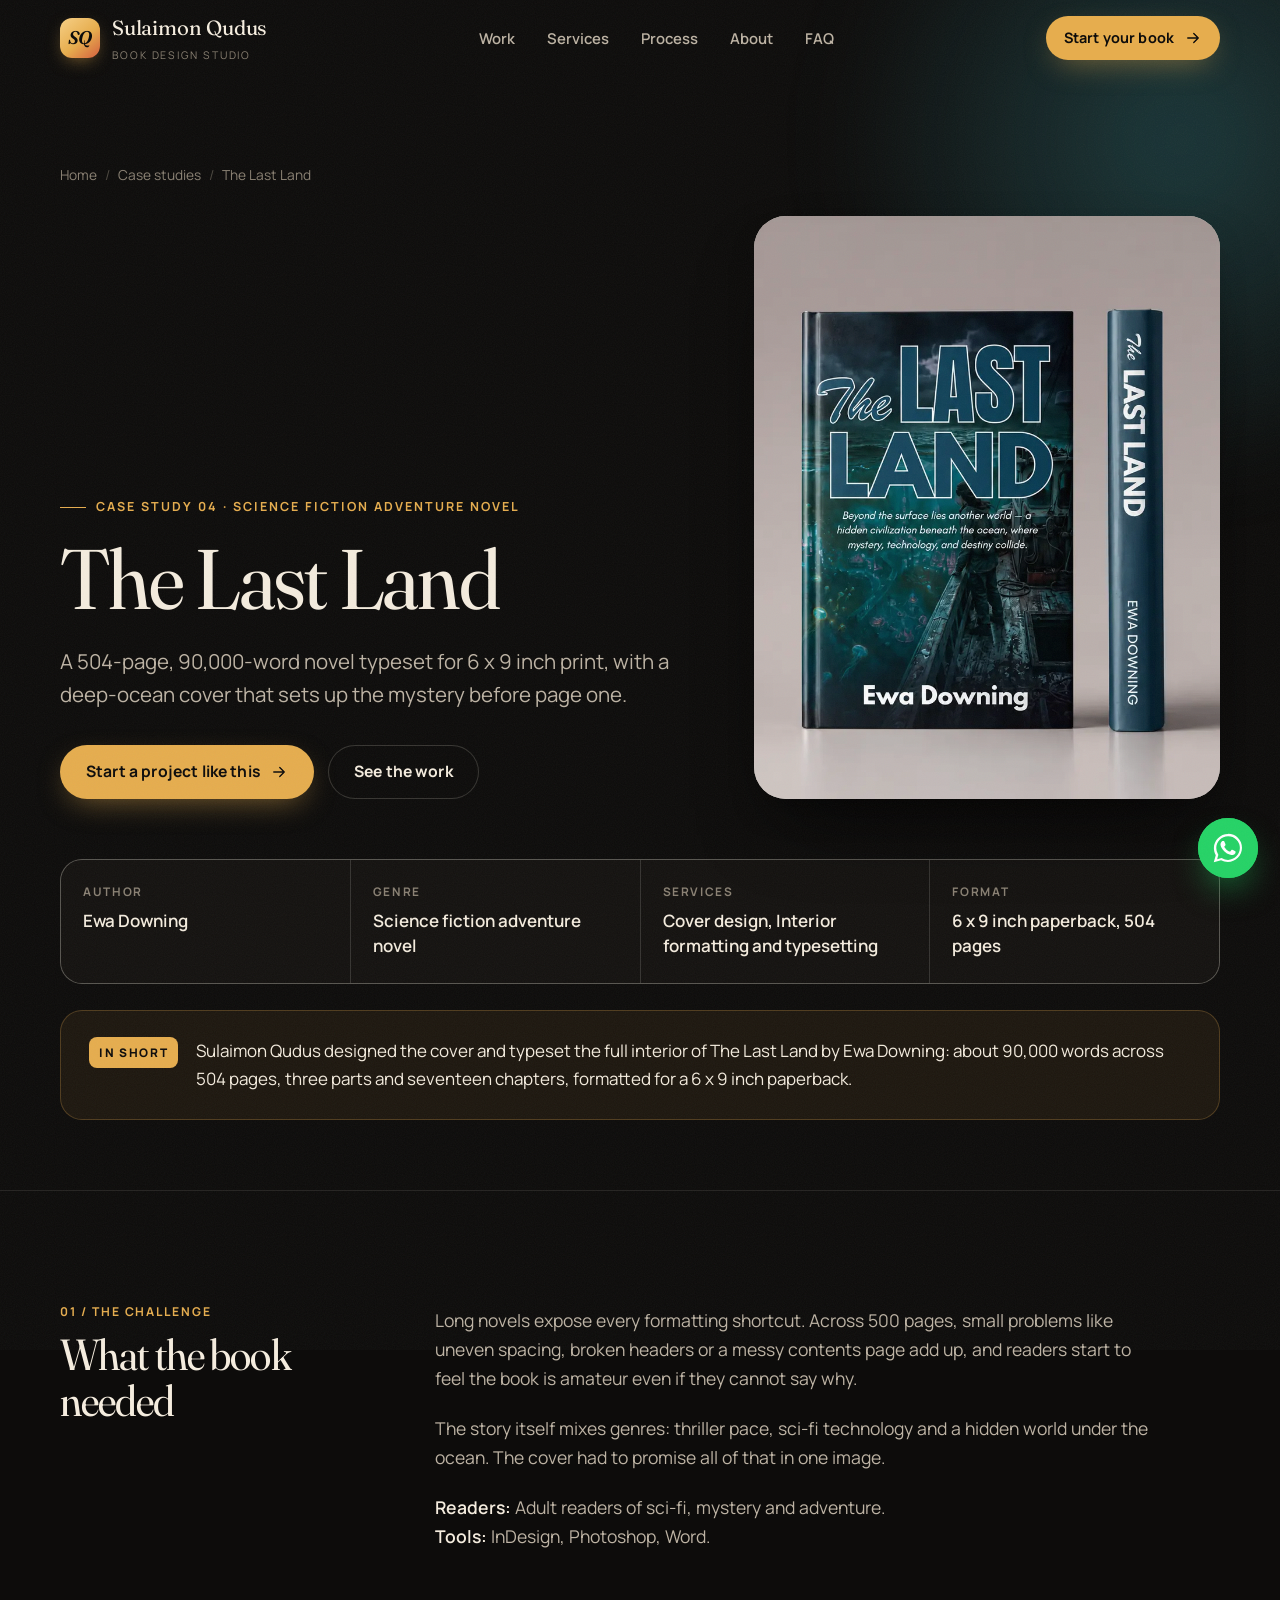
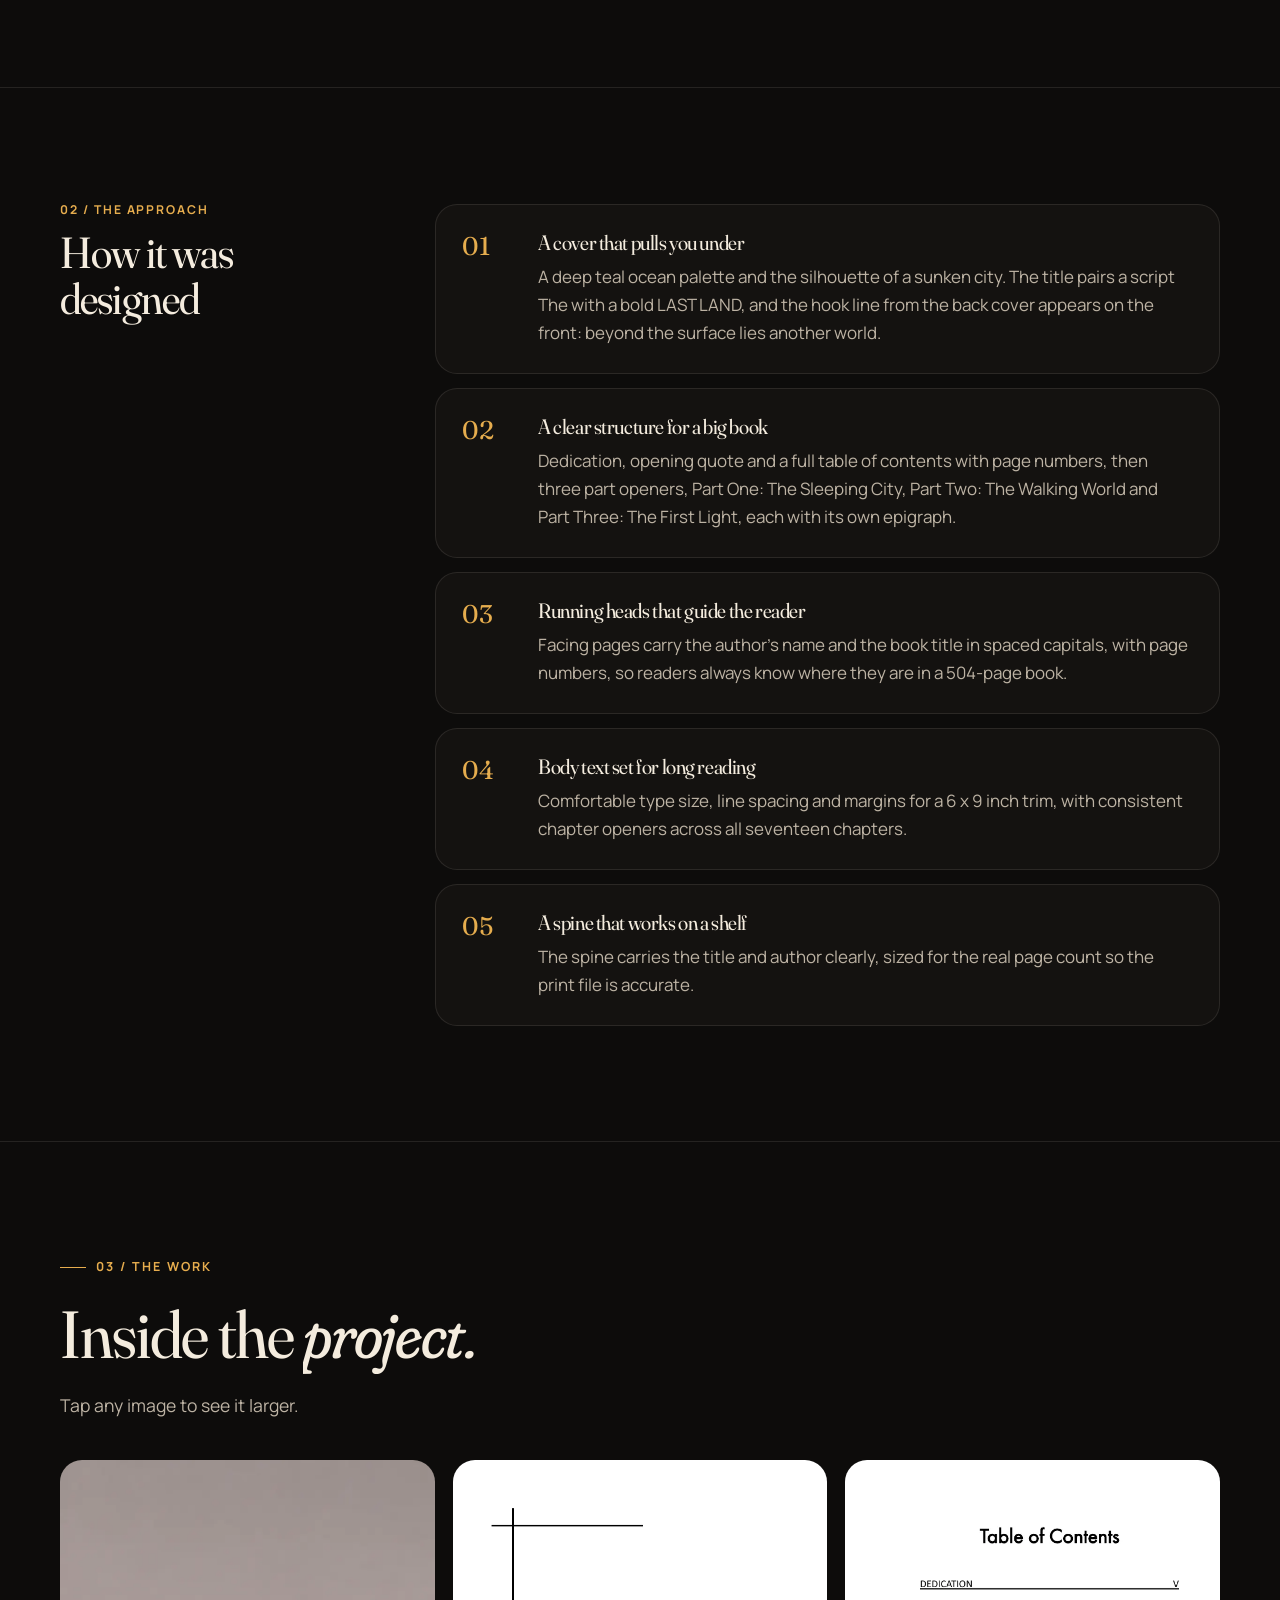
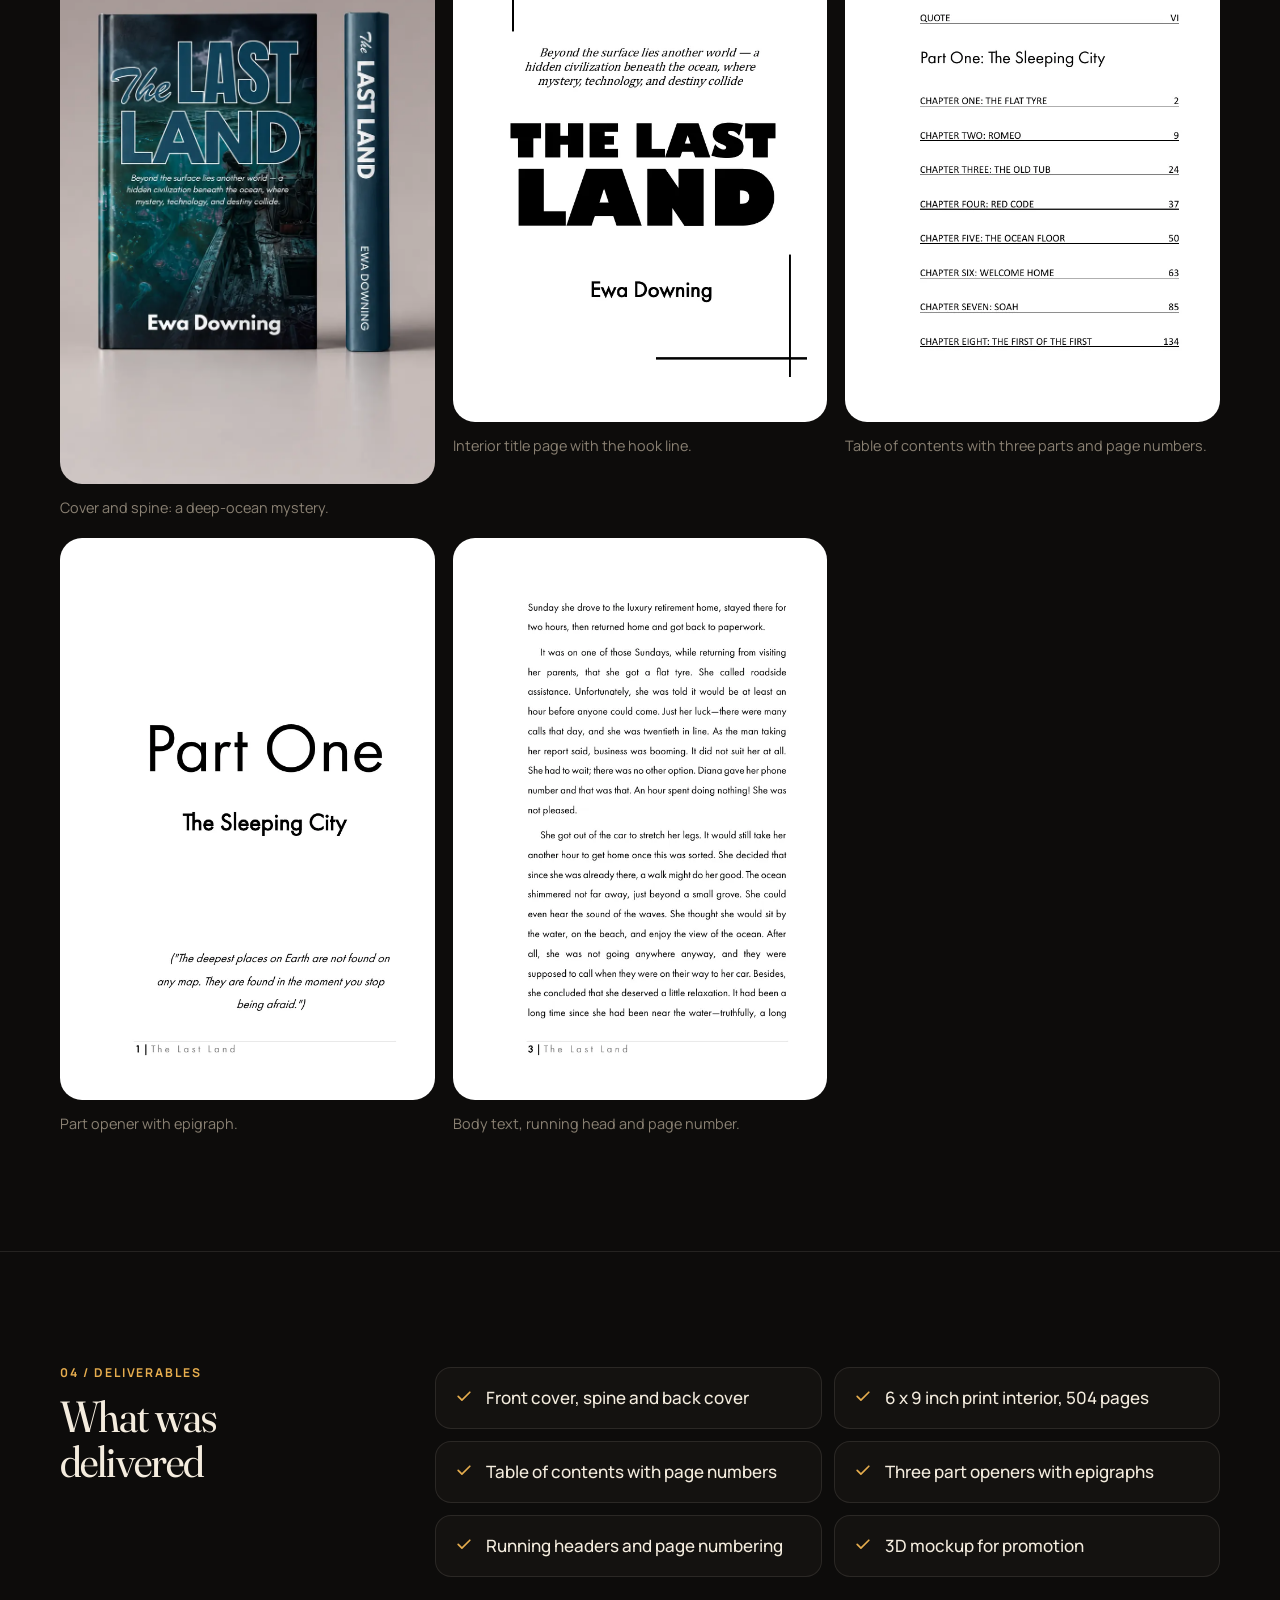
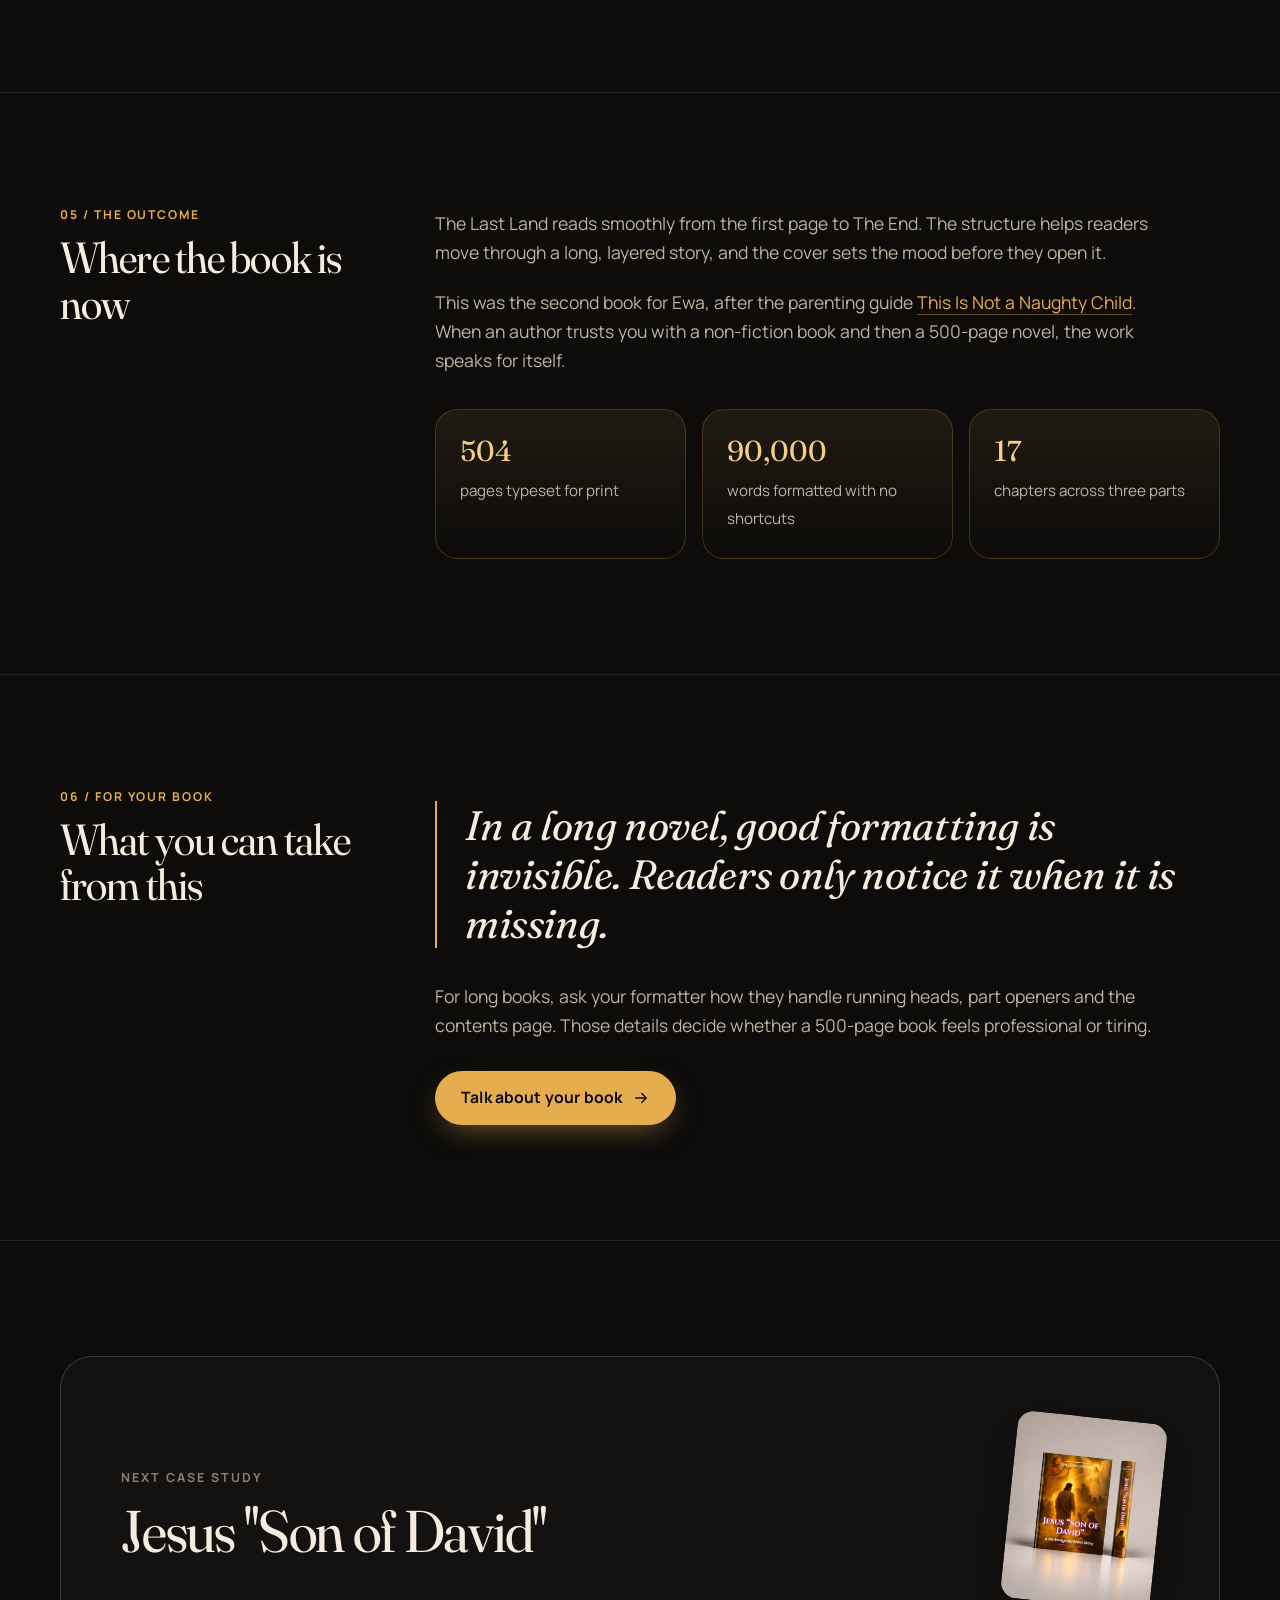
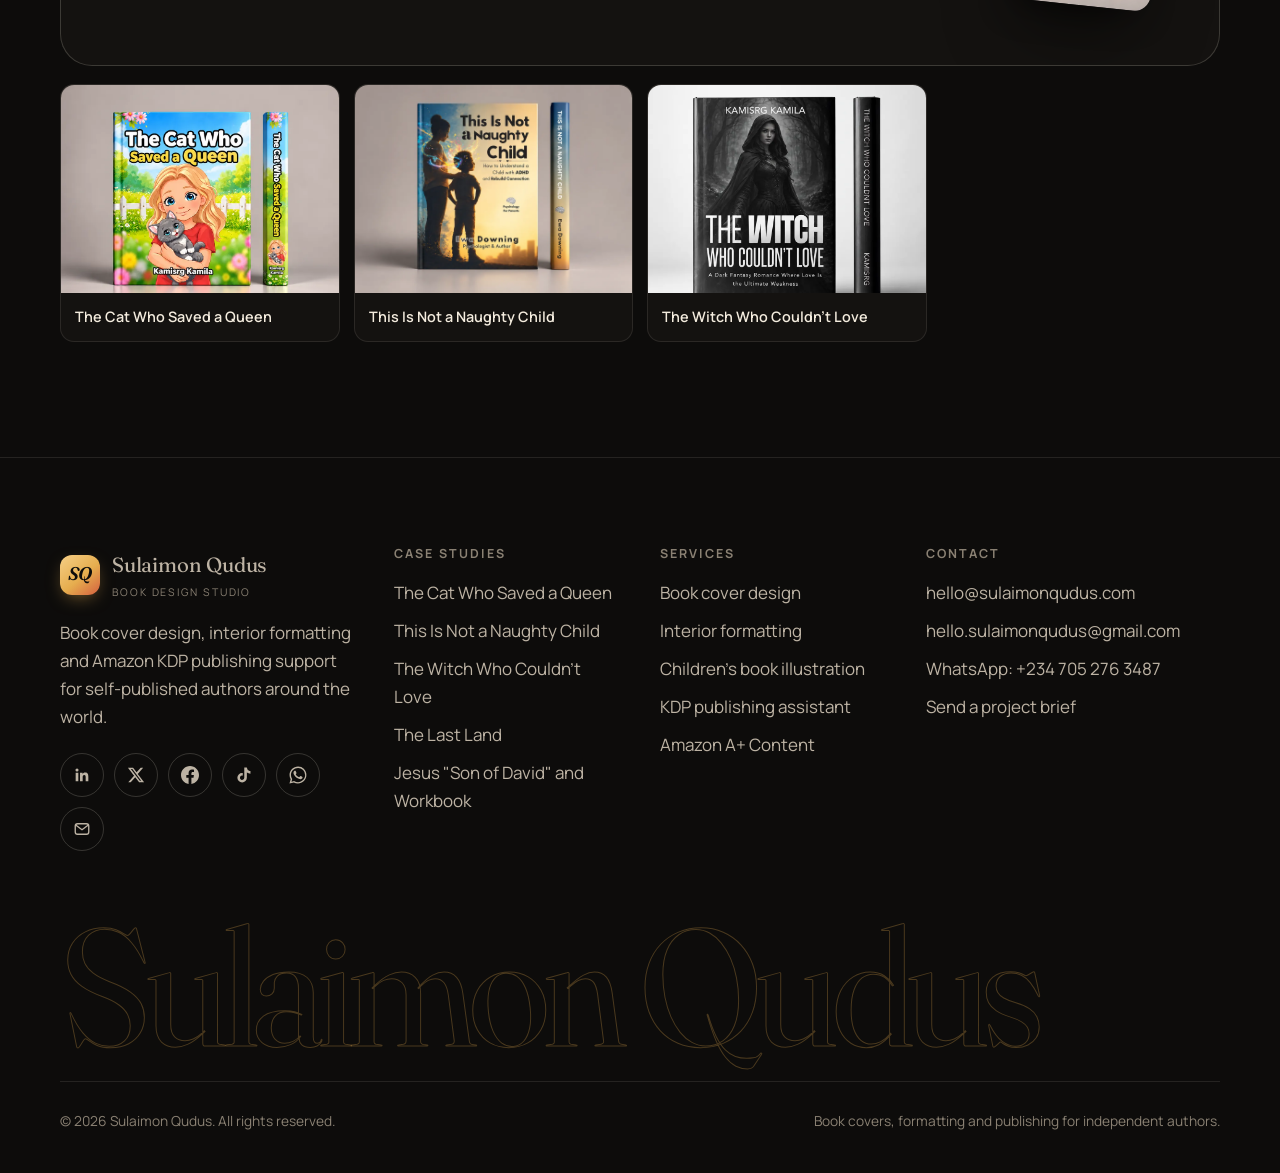
<file: the-last-land.html>
<!doctype html>
<html lang="en">
<head>
<meta charset="utf-8">
<meta name="viewport" content="width=device-width, initial-scale=1, viewport-fit=cover">
<title>The Last Land | Case Study by Sulaimon Qudus</title>
<meta name="description" content="Sulaimon Qudus designed the cover and typeset the full interior of The Last Land by Ewa Downing: about 90,000 words across 504 pages, three parts and...">
<meta name="author" content="Sulaimon Qudus">
<meta name="robots" content="index, follow, max-image-preview:large, max-snippet:-1">
<link rel="canonical" href="https://sulaimonqudus.com/the-last-land">
<meta name="theme-color" content="#0d0c0b">
<meta property="og:type" content="article">
<meta property="og:site_name" content="Sulaimon Qudus">
<meta property="og:title" content="The Last Land | Case Study by Sulaimon Qudus">
<meta property="og:description" content="Sulaimon Qudus designed the cover and typeset the full interior of The Last Land by Ewa Downing: about 90,000 words across 504 pages, three parts and...">
<meta property="og:url" content="https://sulaimonqudus.com/the-last-land">
<meta property="og:image" content="https://sulaimonqudus.com/og-the-last-land.jpg">
<meta property="og:image:width" content="1200">
<meta property="og:image:height" content="630">
<meta property="og:image:alt" content="The Last Land | Case Study by Sulaimon Qudus">
<meta property="og:locale" content="en_GB">
<meta name="twitter:card" content="summary_large_image">
<meta name="twitter:site" content="@qudus__sulaimon">
<meta name="twitter:creator" content="@qudus__sulaimon">
<meta name="twitter:title" content="The Last Land | Case Study by Sulaimon Qudus">
<meta name="twitter:description" content="Sulaimon Qudus designed the cover and typeset the full interior of The Last Land by Ewa Downing: about 90,000 words across 504 pages, three parts and...">
<meta name="twitter:image" content="https://sulaimonqudus.com/og-the-last-land.jpg">
<link rel="icon" href="favicon.svg" type="image/svg+xml">
<link rel="icon" href="favicon-32.png" sizes="32x32" type="image/png">
<link rel="apple-touch-icon" href="apple-touch-icon.png">
<link rel="preconnect" href="https://fonts.googleapis.com">
<link rel="preconnect" href="https://fonts.gstatic.com" crossorigin>
<link rel="stylesheet" href="https://fonts.googleapis.com/css2?family=Fraunces:ital,opsz,wght,SOFT,WONK@0,9..144,300..700,0..100,0..1;1,9..144,300..700,0..100,0..1&family=Manrope:wght@400;500;600;700;800&display=swap">
<link rel="stylesheet" href="styles.css?v=1">
<link rel="preload" as="image" href="mockup-the-last-land.webp">
<script type="application/ld+json">{"@context":"https://schema.org","@graph":[{"@type":"WebSite","@id":"https://sulaimonqudus.com/#website","url":"https://sulaimonqudus.com/","name":"Sulaimon Qudus","publisher":{"@id":"https://sulaimonqudus.com/#person"},"inLanguage":"en"},{"@type":"Person","@id":"https://sulaimonqudus.com/#person","name":"Sulaimon Qudus","givenName":"Qudus","familyName":"Sulaimon","jobTitle":"Book Cover Designer and Interior Formatter","description":"Book cover designer, interior formatter and Amazon KDP publishing assistant for self-published authors.","url":"https://sulaimonqudus.com/","image":"https://sulaimonqudus.com/sulaimon-qudus.webp","email":"mailto:hello@sulaimonqudus.com","telephone":"+2347052763487","nationality":{"@type":"Country","name":"Nigeria"},"knowsAbout":["Book cover design","Book interior formatting","Typesetting","Amazon KDP publishing","Amazon A+ Content","Children's book illustration","Workbook design","Self-publishing","Adobe InDesign","Adobe Photoshop","Canva"],"sameAs":["https://www.linkedin.com/in/sulaimonqudus","https://x.com/qudus__sulaimon","https://www.facebook.com/qudus.sulaimon0","https://www.tiktok.com/@sulaimon.qudus"],"worksFor":{"@id":"https://sulaimonqudus.com/#business"}},{"@type":"Article","@id":"https://sulaimonqudus.com/the-last-land#article","headline":"The Last Land: Science fiction adventure novel case study","description":"Sulaimon Qudus designed the cover and typeset the full interior of The Last Land by Ewa Downing: about 90,000 words across 504 pages, three parts and seventeen chapters, formatted for a 6 x 9 inch paperback.","image":["https://sulaimonqudus.com/og-the-last-land.jpg","https://sulaimonqudus.com/mockup-the-last-land.webp"],"author":{"@id":"https://sulaimonqudus.com/#person"},"publisher":{"@id":"https://sulaimonqudus.com/#person"},"mainEntityOfPage":"https://sulaimonqudus.com/the-last-land","datePublished":"2026-11-19","dateModified":"2026-11-19","inLanguage":"en","about":{"@type":"Book","name":"The Last Land","author":{"@type":"Person","name":"Ewa Downing"},"genre":"Science fiction adventure novel","image":"https://sulaimonqudus.com/mockup-the-last-land.webp"},"keywords":"Cover design, Interior formatting and typesetting, Science fiction adventure novel, book cover design, self-publishing"},{"@type":"BreadcrumbList","itemListElement":[{"@type":"ListItem","position":1,"name":"Home","item":"https://sulaimonqudus.com/"},{"@type":"ListItem","position":2,"name":"Case studies","item":"https://sulaimonqudus.com/#work"},{"@type":"ListItem","position":3,"name":"The Last Land","item":"https://sulaimonqudus.com/the-last-land"}]}]}</script>
</head><body>
<a class="skip-link" href="#main">Skip to content</a>
<div class="progress" aria-hidden="true"></div>
<div class="grain" aria-hidden="true"></div>
<header class="site-header">
  <nav class="wrap nav" aria-label="Main">
    <a class="logo" href="home.html" aria-label="Sulaimon Qudus, home">
      <span class="logo-mark" aria-hidden="true">SQ</span>
      <span>Sulaimon Qudus<small>Book Design Studio</small></span>
    </a>
    <ul class="nav-links"><li><a href="home.html#work">Work</a></li><li><a href="home.html#services">Services</a></li><li><a href="home.html#process">Process</a></li><li><a href="home.html#about">About</a></li><li><a href="home.html#faq">FAQ</a></li></ul>
    <div class="nav-cta">
      <a class="btn btn-sm" href="home.html#contact" data-magnetic>Start your book <svg viewBox="0 0 24 24" fill="none" stroke="currentColor" stroke-width="1.8" stroke-linecap="round" stroke-linejoin="round" aria-hidden="true"><path d="M5 12h14M13 6l6 6-6 6"/></svg></a>
      <button class="menu-btn" aria-label="Open menu" aria-expanded="false" aria-controls="mobile-menu"><span></span><span></span></button>
    </div>
  </nav>
</header>
<div class="mobile-menu" id="mobile-menu">
  <ul><li><a href="home.html#work">Work</a></li><li><a href="home.html#services">Services</a></li><li><a href="home.html#process">Process</a></li><li><a href="home.html#about">About</a></li><li><a href="home.html#faq">FAQ</a></li><li><a href="home.html#contact">Contact</a></li></ul>
  <a class="btn" href="https://wa.me/2347052763487" target="_blank" rel="noopener"><svg viewBox="0 0 24 24" fill="currentColor" aria-hidden="true"><path d="M17.47 14.38c-.3-.15-1.76-.87-2.03-.97-.27-.1-.47-.15-.67.15-.2.3-.77.97-.94 1.17-.17.2-.35.22-.65.07-.3-.15-1.26-.46-2.4-1.48-.89-.79-1.49-1.77-1.66-2.07-.17-.3-.02-.46.13-.61.13-.13.3-.35.45-.52.15-.17.2-.3.3-.5.1-.2.05-.37-.02-.52-.08-.15-.67-1.62-.92-2.22-.24-.58-.49-.5-.67-.51h-.57c-.2 0-.52.07-.8.37-.27.3-1.04 1.02-1.04 2.48 0 1.46 1.07 2.88 1.22 3.08.15.2 2.1 3.2 5.08 4.49.71.31 1.26.49 1.7.63.71.23 1.36.2 1.87.12.57-.09 1.76-.72 2.01-1.41.25-.7.25-1.29.17-1.41-.07-.13-.27-.2-.57-.35M12.05 21.5h-.01a9.4 9.4 0 0 1-4.8-1.31l-.34-.2-3.57.93.95-3.48-.22-.36a9.4 9.4 0 0 1-1.44-5.02c0-5.2 4.23-9.43 9.44-9.43a9.38 9.38 0 0 1 9.43 9.44c0 5.2-4.24 9.43-9.44 9.43m8.03-17.47A11.28 11.28 0 0 0 12.05.7C5.79.7.7 5.79.7 12.05c0 2 .52 3.95 1.52 5.67L.6 23.4l5.82-1.53a11.3 11.3 0 0 0 5.42 1.38h.01c6.26 0 11.35-5.09 11.35-11.35 0-3.03-1.18-5.88-3.33-8.03"/></svg> Chat on WhatsApp</a>
  <div class="socials"><a href="https://www.linkedin.com/in/sulaimonqudus" target="_blank" rel="noopener me" aria-label="LinkedIn"><svg viewBox="0 0 24 24" fill="currentColor" aria-hidden="true"><path d="M20.45 20.45h-3.56v-5.57c0-1.33-.02-3.04-1.85-3.04-1.86 0-2.14 1.45-2.14 2.94v5.67H9.35V9h3.41v1.56h.05c.48-.9 1.64-1.85 3.37-1.85 3.6 0 4.27 2.37 4.27 5.46v6.28ZM5.34 7.43a2.06 2.06 0 1 1 0-4.13 2.06 2.06 0 0 1 0 4.13ZM7.12 20.45H3.56V9h3.56v11.45Z"/></svg></a><a href="https://x.com/qudus__sulaimon" target="_blank" rel="noopener me" aria-label="X (Twitter)"><svg viewBox="0 0 24 24" fill="currentColor" aria-hidden="true"><path d="M18.24 2.25h3.31l-7.23 8.26 8.5 11.24h-6.66l-5.21-6.82-5.97 6.82H1.67l7.73-8.84L1.25 2.25h6.83l4.71 6.23 5.45-6.23Zm-1.16 17.52h1.83L7.08 4.13H5.12l11.96 15.64Z"/></svg></a><a href="https://www.facebook.com/qudus.sulaimon0" target="_blank" rel="noopener me" aria-label="Facebook"><svg viewBox="0 0 24 24" fill="currentColor" aria-hidden="true"><path d="M24 12.07C24 5.4 18.63 0 12 0S0 5.4 0 12.07C0 18.1 4.39 23.1 10.13 24v-8.44H7.08v-3.49h3.05V9.41c0-3.02 1.79-4.69 4.53-4.69 1.31 0 2.68.24 2.68.24v2.97h-1.51c-1.49 0-1.96.93-1.96 1.89v2.25h3.33l-.53 3.49h-2.8V24C19.61 23.1 24 18.1 24 12.07Z"/></svg></a><a href="https://www.tiktok.com/@sulaimon.qudus" target="_blank" rel="noopener me" aria-label="TikTok"><svg viewBox="0 0 24 24" fill="currentColor" aria-hidden="true"><path d="M19.59 6.69a4.83 4.83 0 0 1-3.77-4.25V2h-3.45v13.67a2.89 2.89 0 0 1-5.2 1.74 2.89 2.89 0 0 1 2.31-4.64c.3 0 .59.04.86.13V9.4a6.34 6.34 0 0 0-.86-.06 6.33 6.33 0 1 0 6.34 6.33V8.69a8.18 8.18 0 0 0 4.77 1.52V6.77a4.85 4.85 0 0 1-1-.08Z"/></svg></a><a href="https://wa.me/2347052763487" target="_blank" rel="noopener me" aria-label="WhatsApp"><svg viewBox="0 0 24 24" fill="currentColor" aria-hidden="true"><path d="M17.47 14.38c-.3-.15-1.76-.87-2.03-.97-.27-.1-.47-.15-.67.15-.2.3-.77.97-.94 1.17-.17.2-.35.22-.65.07-.3-.15-1.26-.46-2.4-1.48-.89-.79-1.49-1.77-1.66-2.07-.17-.3-.02-.46.13-.61.13-.13.3-.35.45-.52.15-.17.2-.3.3-.5.1-.2.05-.37-.02-.52-.08-.15-.67-1.62-.92-2.22-.24-.58-.49-.5-.67-.51h-.57c-.2 0-.52.07-.8.37-.27.3-1.04 1.02-1.04 2.48 0 1.46 1.07 2.88 1.22 3.08.15.2 2.1 3.2 5.08 4.49.71.31 1.26.49 1.7.63.71.23 1.36.2 1.87.12.57-.09 1.76-.72 2.01-1.41.25-.7.25-1.29.17-1.41-.07-.13-.27-.2-.57-.35M12.05 21.5h-.01a9.4 9.4 0 0 1-4.8-1.31l-.34-.2-3.57.93.95-3.48-.22-.36a9.4 9.4 0 0 1-1.44-5.02c0-5.2 4.23-9.43 9.44-9.43a9.38 9.38 0 0 1 9.43 9.44c0 5.2-4.24 9.43-9.44 9.43m8.03-17.47A11.28 11.28 0 0 0 12.05.7C5.79.7.7 5.79.7 12.05c0 2 .52 3.95 1.52 5.67L.6 23.4l5.82-1.53a11.3 11.3 0 0 0 5.42 1.38h.01c6.26 0 11.35-5.09 11.35-11.35 0-3.03-1.18-5.88-3.33-8.03"/></svg></a><a href="mailto:hello@sulaimonqudus.com" aria-label="Email"><svg viewBox="0 0 24 24" fill="none" stroke="currentColor" stroke-width="1.8" stroke-linecap="round" stroke-linejoin="round" aria-hidden="true"><rect x="3" y="5" width="18" height="14" rx="3"/><path d="m4 7 8 6 8-6"/></svg></a></div>
</div>

<main id="main" style="--accent-glow:rgba(60, 160, 170, .3)">
<article>
<header class="case-hero">
  <div class="wrap">
    <ol class="crumbs" aria-label="Breadcrumb"><li><a href="home.html">Home</a></li><li><a href="home.html#work">Case studies</a></li><li aria-current="page">The Last Land</li></ol>
    <div class="case-hero-grid">
      <div>
        <span class="eyebrow hero-fade">Case study 04 &middot; Science fiction adventure novel</span>
        <h1 class="hero-fade d1">The Last Land</h1>
        <p class="lead hero-fade d2">A 504-page, 90,000-word novel typeset for 6 x 9 inch print, with a deep-ocean cover that sets up the mystery before page one.</p>
        <div class="hero-actions hero-fade d3" style="margin-bottom:0">
          <a class="btn" href="home.html#contact" data-magnetic>Start a project like this <svg viewBox="0 0 24 24" fill="none" stroke="currentColor" stroke-width="1.8" stroke-linecap="round" stroke-linejoin="round" aria-hidden="true"><path d="M5 12h14M13 6l6 6-6 6"/></svg></a>
          <a class="btn btn-ghost" href="#gallery">See the work</a>
        </div>
      </div>
      <div class="case-cover hero-fade d2"><img src="mockup-the-last-land.webp" alt="The Last Land book cover mockup designed by Sulaimon Qudus" width="800" height="1333" decoding="async" fetchpriority="high"></div>
    </div>
    <dl class="facts hero-fade d4">
      <div class="fact"><dt>Author</dt><dd>Ewa Downing</dd></div>
      <div class="fact"><dt>Genre</dt><dd>Science fiction adventure novel</dd></div>
      <div class="fact"><dt>Services</dt><dd>Cover design, Interior formatting and typesetting</dd></div>
      <div class="fact"><dt>Format</dt><dd>6 x 9 inch paperback, 504 pages</dd></div>
    </dl>
    <div class="tldr hero-fade d4"><span class="k">In short</span><p>Sulaimon Qudus designed the cover and typeset the full interior of The Last Land by Ewa Downing: about 90,000 words across 504 pages, three parts and seventeen chapters, formatted for a 6 x 9 inch paperback.</p></div>
  </div>
</header>

<section class="case-section" aria-labelledby="challenge">
  <div class="wrap case-cols">
    <h2 id="challenge"><span class="label">01 / The challenge</span>What the book needed</h2>
    <div class="prose reveal"><p>Long novels expose every formatting shortcut. Across 500 pages, small problems like uneven spacing, broken headers or a messy contents page add up, and readers start to feel the book is amateur even if they cannot say why.</p><p>The story itself mixes genres: thriller pace, sci-fi technology and a hidden world under the ocean. The cover had to promise all of that in one image.</p><p><strong>Readers:</strong> Adult readers of sci-fi, mystery and adventure.<br><strong>Tools:</strong> InDesign, Photoshop, Word.</p></div>
  </div>
</section>

<section class="case-section" aria-labelledby="approach">
  <div class="wrap case-cols">
    <h2 id="approach"><span class="label">02 / The approach</span>How it was designed</h2>
    <ol class="approach stagger"><li><div><h3>A cover that pulls you under</h3><p>A deep teal ocean palette and the silhouette of a sunken city. The title pairs a script The with a bold LAST LAND, and the hook line from the back cover appears on the front: beyond the surface lies another world.</p></div></li><li><div><h3>A clear structure for a big book</h3><p>Dedication, opening quote and a full table of contents with page numbers, then three part openers, Part One: The Sleeping City, Part Two: The Walking World and Part Three: The First Light, each with its own epigraph.</p></div></li><li><div><h3>Running heads that guide the reader</h3><p>Facing pages carry the author&#x27;s name and the book title in spaced capitals, with page numbers, so readers always know where they are in a 504-page book.</p></div></li><li><div><h3>Body text set for long reading</h3><p>Comfortable type size, line spacing and margins for a 6 x 9 inch trim, with consistent chapter openers across all seventeen chapters.</p></div></li><li><div><h3>A spine that works on a shelf</h3><p>The spine carries the title and author clearly, sized for the real page count so the print file is accurate.</p></div></li></ol>
  </div>
</section>

<section class="case-section" id="gallery" aria-labelledby="gallery-title">
  <div class="wrap">
    <div class="section-head" style="margin-bottom:40px">
      <span class="eyebrow">03 / The work</span>
      <h2 id="gallery-title" data-split>Inside the <em>project.</em></h2>
      <p>Tap any image to see it larger.</p>
    </div>
    <div class="gallery pages"><figure class=" reveal"><button type="button" data-lightbox="mockup-the-last-land.webp" data-caption="Cover and spine: a deep-ocean mystery." data-cursor="view" aria-label="Enlarge image: Cover and spine: a deep-ocean mystery."><img src="mockup-the-last-land.webp" alt="Cover and spine mockup of The Last Land by Ewa Downing" width="800" height="1333" loading="lazy" decoding="async"></button><figcaption>Cover and spine: a deep-ocean mystery.</figcaption></figure><figure class=" reveal"><button type="button" data-lightbox="last-land-page-title.webp" data-caption="Interior title page with the hook line." data-cursor="view" aria-label="Enlarge image: Interior title page with the hook line."><img src="last-land-page-title.webp" alt="The Last Land interior title page" width="660" height="990" loading="lazy" decoding="async"></button><figcaption>Interior title page with the hook line.</figcaption></figure><figure class=" reveal"><button type="button" data-lightbox="last-land-page-toc.webp" data-caption="Table of contents with three parts and page numbers." data-cursor="view" aria-label="Enlarge image: Table of contents with three parts and page numbers."><img src="last-land-page-toc.webp" alt="The Last Land table of contents page" width="660" height="990" loading="lazy" decoding="async"></button><figcaption>Table of contents with three parts and page numbers.</figcaption></figure><figure class=" reveal"><button type="button" data-lightbox="last-land-page-part.webp" data-caption="Part opener with epigraph." data-cursor="view" aria-label="Enlarge image: Part opener with epigraph."><img src="last-land-page-part.webp" alt="Part One: The Sleeping City opener page" width="660" height="990" loading="lazy" decoding="async"></button><figcaption>Part opener with epigraph.</figcaption></figure><figure class=" reveal"><button type="button" data-lightbox="last-land-page-chapter.webp" data-caption="Body text, running head and page number." data-cursor="view" aria-label="Enlarge image: Body text, running head and page number."><img src="last-land-page-chapter.webp" alt="A body text page from The Last Land showing running head and page number" width="660" height="990" loading="lazy" decoding="async"></button><figcaption>Body text, running head and page number.</figcaption></figure></div>
  </div>
</section>

<section class="case-section" aria-labelledby="delivered">
  <div class="wrap case-cols">
    <h2 id="delivered"><span class="label">04 / Deliverables</span>What was delivered</h2>
    <ul class="deliverables stagger"><li><svg viewBox="0 0 24 24" fill="none" stroke="currentColor" stroke-width="2" stroke-linecap="round" stroke-linejoin="round" aria-hidden="true"><path d="m5 12.5 4.5 4.5L19 7.5"/></svg><span>Front cover, spine and back cover</span></li><li><svg viewBox="0 0 24 24" fill="none" stroke="currentColor" stroke-width="2" stroke-linecap="round" stroke-linejoin="round" aria-hidden="true"><path d="m5 12.5 4.5 4.5L19 7.5"/></svg><span>6 x 9 inch print interior, 504 pages</span></li><li><svg viewBox="0 0 24 24" fill="none" stroke="currentColor" stroke-width="2" stroke-linecap="round" stroke-linejoin="round" aria-hidden="true"><path d="m5 12.5 4.5 4.5L19 7.5"/></svg><span>Table of contents with page numbers</span></li><li><svg viewBox="0 0 24 24" fill="none" stroke="currentColor" stroke-width="2" stroke-linecap="round" stroke-linejoin="round" aria-hidden="true"><path d="m5 12.5 4.5 4.5L19 7.5"/></svg><span>Three part openers with epigraphs</span></li><li><svg viewBox="0 0 24 24" fill="none" stroke="currentColor" stroke-width="2" stroke-linecap="round" stroke-linejoin="round" aria-hidden="true"><path d="m5 12.5 4.5 4.5L19 7.5"/></svg><span>Running headers and page numbering</span></li><li><svg viewBox="0 0 24 24" fill="none" stroke="currentColor" stroke-width="2" stroke-linecap="round" stroke-linejoin="round" aria-hidden="true"><path d="m5 12.5 4.5 4.5L19 7.5"/></svg><span>3D mockup for promotion</span></li></ul>
  </div>
</section>

<section class="case-section" aria-labelledby="outcome">
  <div class="wrap case-cols">
    <h2 id="outcome"><span class="label">05 / The outcome</span>Where the book is now</h2>
    <div>
      <div class="prose reveal"><p>The Last Land reads smoothly from the first page to The End. The structure helps readers move through a long, layered story, and the cover sets the mood before they open it.</p><p>This was the second book for Ewa, after the parenting guide <a href="this-is-not-a-naughty-child.html">This Is Not a Naughty Child</a>. When an author trusts you with a non-fiction book and then a 500-page novel, the work speaks for itself.</p></div>
      <div class="outcome-grid stagger"><div class="outcome"><b>504</b><span>pages typeset for print</span></div><div class="outcome"><b>90,000</b><span>words formatted with no shortcuts</span></div><div class="outcome"><b>17</b><span>chapters across three parts</span></div></div>
    </div>
  </div>
</section>

<section class="case-section" aria-labelledby="lesson">
  <div class="wrap case-cols">
    <h2 id="lesson"><span class="label">06 / For your book</span>What you can take from this</h2>
    <div class="reveal">
      <blockquote class="pull">In a long novel, good formatting is invisible. Readers only notice it when it is missing.</blockquote>
      <div class="prose" style="margin-top:34px"><p>For long books, ask your formatter how they handle running heads, part openers and the contents page. Those details decide whether a 500-page book feels professional or tiring.</p></div>
      <a class="btn" href="home.html#contact" style="margin-top:10px" data-magnetic>Talk about your book <svg viewBox="0 0 24 24" fill="none" stroke="currentColor" stroke-width="1.8" stroke-linecap="round" stroke-linejoin="round" aria-hidden="true"><path d="M5 12h14M13 6l6 6-6 6"/></svg></a>
    </div>
  </div>
</section>
</article>

<section class="case-section" aria-label="More case studies">
  <div class="wrap">
    <a class="next-case reveal" href="jesus-son-of-david.html">
      <div><small>Next case study</small><h2>Jesus &quot;Son of David&quot;</h2></div>
      <div class="next-thumb"><img src="mockup-jesus-son-of-david.webp" alt="Jesus &quot;Son of David&quot; cover mockup" width="900" height="1125" loading="lazy" decoding="async"></div>
    </a>
    <div class="other-cases"><a class="mini-case" href="the-cat-who-saved-a-queen.html"><img src="mockup-cat-who-saved-a-queen.webp" alt="The Cat Who Saved a Queen cover mockup" width="900" height="1125" loading="lazy" decoding="async"><span>The Cat Who Saved a Queen</span></a><a class="mini-case" href="this-is-not-a-naughty-child.html"><img src="mockup-not-a-naughty-child.webp" alt="This Is Not a Naughty Child cover mockup" width="1200" height="900" loading="lazy" decoding="async"><span>This Is Not a Naughty Child</span></a><a class="mini-case" href="the-witch-who-couldnt-love.html"><img src="mockup-witch-who-couldnt-love.webp" alt="The Witch Who Couldn&#x27;t Love cover mockup" width="900" height="1125" loading="lazy" decoding="async"><span>The Witch Who Couldn&#x27;t Love</span></a></div>
  </div>
</section>
</main>
<footer class="site-footer">
  <div class="wrap">
    <div class="footer-grid">
      <div class="footer-about">
        <a class="logo" href="home.html"><span class="logo-mark" aria-hidden="true">SQ</span><span>Sulaimon Qudus<small>Book Design Studio</small></span></a>
        <p>Book cover design, interior formatting and Amazon KDP publishing support for self-published authors around the world.</p>
        <div class="socials"><a href="https://www.linkedin.com/in/sulaimonqudus" target="_blank" rel="noopener me" aria-label="LinkedIn"><svg viewBox="0 0 24 24" fill="currentColor" aria-hidden="true"><path d="M20.45 20.45h-3.56v-5.57c0-1.33-.02-3.04-1.85-3.04-1.86 0-2.14 1.45-2.14 2.94v5.67H9.35V9h3.41v1.56h.05c.48-.9 1.64-1.85 3.37-1.85 3.6 0 4.27 2.37 4.27 5.46v6.28ZM5.34 7.43a2.06 2.06 0 1 1 0-4.13 2.06 2.06 0 0 1 0 4.13ZM7.12 20.45H3.56V9h3.56v11.45Z"/></svg></a><a href="https://x.com/qudus__sulaimon" target="_blank" rel="noopener me" aria-label="X (Twitter)"><svg viewBox="0 0 24 24" fill="currentColor" aria-hidden="true"><path d="M18.24 2.25h3.31l-7.23 8.26 8.5 11.24h-6.66l-5.21-6.82-5.97 6.82H1.67l7.73-8.84L1.25 2.25h6.83l4.71 6.23 5.45-6.23Zm-1.16 17.52h1.83L7.08 4.13H5.12l11.96 15.64Z"/></svg></a><a href="https://www.facebook.com/qudus.sulaimon0" target="_blank" rel="noopener me" aria-label="Facebook"><svg viewBox="0 0 24 24" fill="currentColor" aria-hidden="true"><path d="M24 12.07C24 5.4 18.63 0 12 0S0 5.4 0 12.07C0 18.1 4.39 23.1 10.13 24v-8.44H7.08v-3.49h3.05V9.41c0-3.02 1.79-4.69 4.53-4.69 1.31 0 2.68.24 2.68.24v2.97h-1.51c-1.49 0-1.96.93-1.96 1.89v2.25h3.33l-.53 3.49h-2.8V24C19.61 23.1 24 18.1 24 12.07Z"/></svg></a><a href="https://www.tiktok.com/@sulaimon.qudus" target="_blank" rel="noopener me" aria-label="TikTok"><svg viewBox="0 0 24 24" fill="currentColor" aria-hidden="true"><path d="M19.59 6.69a4.83 4.83 0 0 1-3.77-4.25V2h-3.45v13.67a2.89 2.89 0 0 1-5.2 1.74 2.89 2.89 0 0 1 2.31-4.64c.3 0 .59.04.86.13V9.4a6.34 6.34 0 0 0-.86-.06 6.33 6.33 0 1 0 6.34 6.33V8.69a8.18 8.18 0 0 0 4.77 1.52V6.77a4.85 4.85 0 0 1-1-.08Z"/></svg></a><a href="https://wa.me/2347052763487" target="_blank" rel="noopener me" aria-label="WhatsApp"><svg viewBox="0 0 24 24" fill="currentColor" aria-hidden="true"><path d="M17.47 14.38c-.3-.15-1.76-.87-2.03-.97-.27-.1-.47-.15-.67.15-.2.3-.77.97-.94 1.17-.17.2-.35.22-.65.07-.3-.15-1.26-.46-2.4-1.48-.89-.79-1.49-1.77-1.66-2.07-.17-.3-.02-.46.13-.61.13-.13.3-.35.45-.52.15-.17.2-.3.3-.5.1-.2.05-.37-.02-.52-.08-.15-.67-1.62-.92-2.22-.24-.58-.49-.5-.67-.51h-.57c-.2 0-.52.07-.8.37-.27.3-1.04 1.02-1.04 2.48 0 1.46 1.07 2.88 1.22 3.08.15.2 2.1 3.2 5.08 4.49.71.31 1.26.49 1.7.63.71.23 1.36.2 1.87.12.57-.09 1.76-.72 2.01-1.41.25-.7.25-1.29.17-1.41-.07-.13-.27-.2-.57-.35M12.05 21.5h-.01a9.4 9.4 0 0 1-4.8-1.31l-.34-.2-3.57.93.95-3.48-.22-.36a9.4 9.4 0 0 1-1.44-5.02c0-5.2 4.23-9.43 9.44-9.43a9.38 9.38 0 0 1 9.43 9.44c0 5.2-4.24 9.43-9.44 9.43m8.03-17.47A11.28 11.28 0 0 0 12.05.7C5.79.7.7 5.79.7 12.05c0 2 .52 3.95 1.52 5.67L.6 23.4l5.82-1.53a11.3 11.3 0 0 0 5.42 1.38h.01c6.26 0 11.35-5.09 11.35-11.35 0-3.03-1.18-5.88-3.33-8.03"/></svg></a><a href="mailto:hello@sulaimonqudus.com" aria-label="Email"><svg viewBox="0 0 24 24" fill="none" stroke="currentColor" stroke-width="1.8" stroke-linecap="round" stroke-linejoin="round" aria-hidden="true"><rect x="3" y="5" width="18" height="14" rx="3"/><path d="m4 7 8 6 8-6"/></svg></a></div>
      </div>
      <div><h4>Case studies</h4><ul><li><a href="the-cat-who-saved-a-queen.html">The Cat Who Saved a Queen</a></li><li><a href="this-is-not-a-naughty-child.html">This Is Not a Naughty Child</a></li><li><a href="the-witch-who-couldnt-love.html">The Witch Who Couldn&#x27;t Love</a></li><li><a href="the-last-land.html">The Last Land</a></li><li><a href="jesus-son-of-david.html">Jesus &quot;Son of David&quot; and Workbook</a></li></ul></div>
      <div><h4>Services</h4><ul>
        <li><a href="home.html#services">Book cover design</a></li>
        <li><a href="home.html#services">Interior formatting</a></li>
        <li><a href="home.html#services">Children's book illustration</a></li>
        <li><a href="home.html#services">KDP publishing assistant</a></li>
        <li><a href="home.html#services">Amazon A+ Content</a></li>
      </ul></div>
      <div><h4>Contact</h4><ul>
        <li><a href="mailto:hello@sulaimonqudus.com">hello@sulaimonqudus.com</a></li>
        <li><a href="mailto:hello.sulaimonqudus@gmail.com">hello.sulaimonqudus@gmail.com</a></li>
        <li><a href="https://wa.me/2347052763487" target="_blank" rel="noopener">WhatsApp: +234 705 276 3487</a></li>
        <li><a href="home.html#contact">Send a project brief</a></li>
      </ul></div>
    </div>
    <div class="footer-big" aria-hidden="true">Sulaimon Qudus</div>
    <div class="footer-bottom">
      <span>&copy; <span data-year>2026</span> Sulaimon Qudus. All rights reserved.</span>
      <span>Book covers, formatting and publishing for independent authors.</span>
    </div>
  </div>
</footer>
<a class="wa-float" href="https://wa.me/2347052763487?text=Hi%20Sulaimon%2C%20I%20found%20your%20website%20and%20I%27d%20like%20to%20talk%20about%20my%20book." target="_blank" rel="noopener" aria-label="Chat on WhatsApp"><svg viewBox="0 0 24 24" fill="currentColor" aria-hidden="true"><path d="M17.47 14.38c-.3-.15-1.76-.87-2.03-.97-.27-.1-.47-.15-.67.15-.2.3-.77.97-.94 1.17-.17.2-.35.22-.65.07-.3-.15-1.26-.46-2.4-1.48-.89-.79-1.49-1.77-1.66-2.07-.17-.3-.02-.46.13-.61.13-.13.3-.35.45-.52.15-.17.2-.3.3-.5.1-.2.05-.37-.02-.52-.08-.15-.67-1.62-.92-2.22-.24-.58-.49-.5-.67-.51h-.57c-.2 0-.52.07-.8.37-.27.3-1.04 1.02-1.04 2.48 0 1.46 1.07 2.88 1.22 3.08.15.2 2.1 3.2 5.08 4.49.71.31 1.26.49 1.7.63.71.23 1.36.2 1.87.12.57-.09 1.76-.72 2.01-1.41.25-.7.25-1.29.17-1.41-.07-.13-.27-.2-.57-.35M12.05 21.5h-.01a9.4 9.4 0 0 1-4.8-1.31l-.34-.2-3.57.93.95-3.48-.22-.36a9.4 9.4 0 0 1-1.44-5.02c0-5.2 4.23-9.43 9.44-9.43a9.38 9.38 0 0 1 9.43 9.44c0 5.2-4.24 9.43-9.44 9.43m8.03-17.47A11.28 11.28 0 0 0 12.05.7C5.79.7.7 5.79.7 12.05c0 2 .52 3.95 1.52 5.67L.6 23.4l5.82-1.53a11.3 11.3 0 0 0 5.42 1.38h.01c6.26 0 11.35-5.09 11.35-11.35 0-3.03-1.18-5.88-3.33-8.03"/></svg><span class="tip">Chat about your book</span></a>
<div class="mobile-bar">
  <a class="btn" href="home.html#contact">Start your book project</a>
  <a class="wa" href="https://wa.me/2347052763487?text=Hi%20Sulaimon%2C%20I%20found%20your%20website%20and%20I%27d%20like%20to%20talk%20about%20my%20book." target="_blank" rel="noopener" aria-label="Chat on WhatsApp"><svg viewBox="0 0 24 24" fill="currentColor" aria-hidden="true"><path d="M17.47 14.38c-.3-.15-1.76-.87-2.03-.97-.27-.1-.47-.15-.67.15-.2.3-.77.97-.94 1.17-.17.2-.35.22-.65.07-.3-.15-1.26-.46-2.4-1.48-.89-.79-1.49-1.77-1.66-2.07-.17-.3-.02-.46.13-.61.13-.13.3-.35.45-.52.15-.17.2-.3.3-.5.1-.2.05-.37-.02-.52-.08-.15-.67-1.62-.92-2.22-.24-.58-.49-.5-.67-.51h-.57c-.2 0-.52.07-.8.37-.27.3-1.04 1.02-1.04 2.48 0 1.46 1.07 2.88 1.22 3.08.15.2 2.1 3.2 5.08 4.49.71.31 1.26.49 1.7.63.71.23 1.36.2 1.87.12.57-.09 1.76-.72 2.01-1.41.25-.7.25-1.29.17-1.41-.07-.13-.27-.2-.57-.35M12.05 21.5h-.01a9.4 9.4 0 0 1-4.8-1.31l-.34-.2-3.57.93.95-3.48-.22-.36a9.4 9.4 0 0 1-1.44-5.02c0-5.2 4.23-9.43 9.44-9.43a9.38 9.38 0 0 1 9.43 9.44c0 5.2-4.24 9.43-9.44 9.43m8.03-17.47A11.28 11.28 0 0 0 12.05.7C5.79.7.7 5.79.7 12.05c0 2 .52 3.95 1.52 5.67L.6 23.4l5.82-1.53a11.3 11.3 0 0 0 5.42 1.38h.01c6.26 0 11.35-5.09 11.35-11.35 0-3.03-1.18-5.88-3.33-8.03"/></svg></a>
</div>
<script src="main.js?v=1" defer></script>
</body>
</html>
</file>
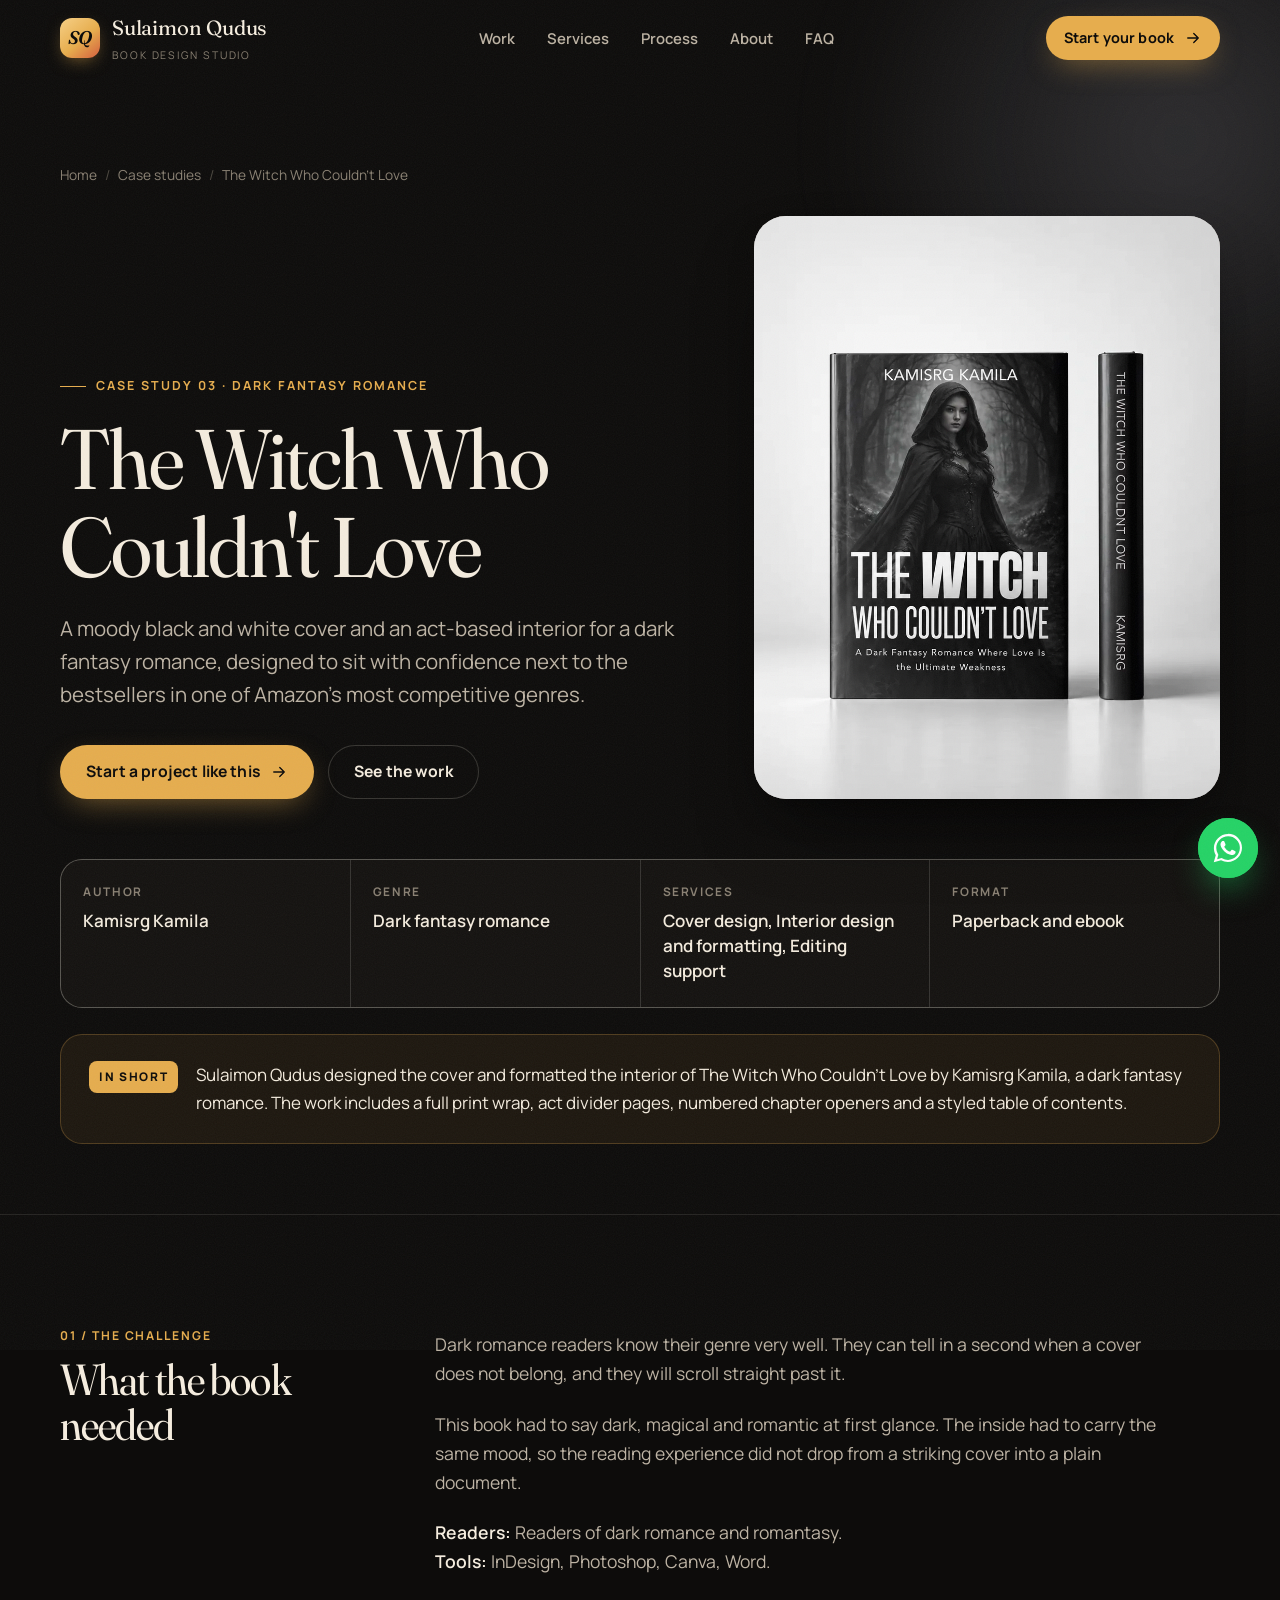
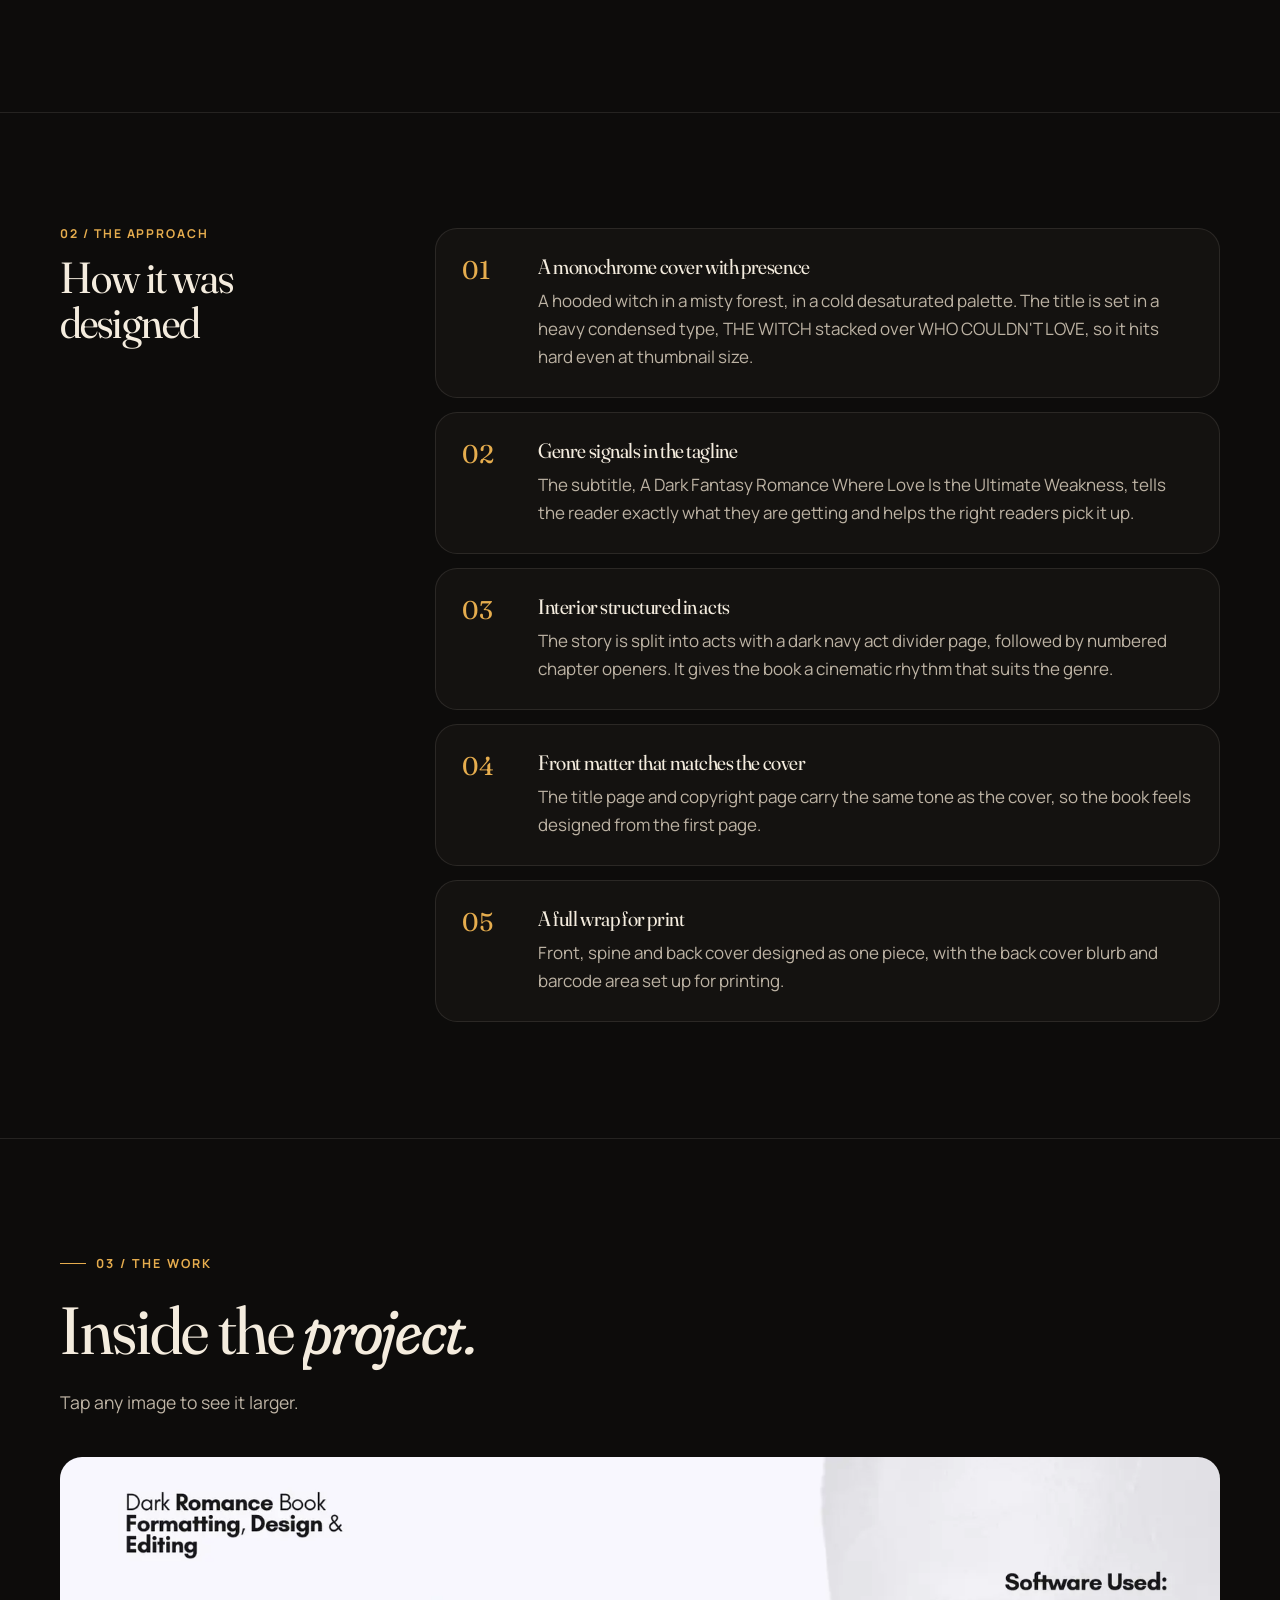
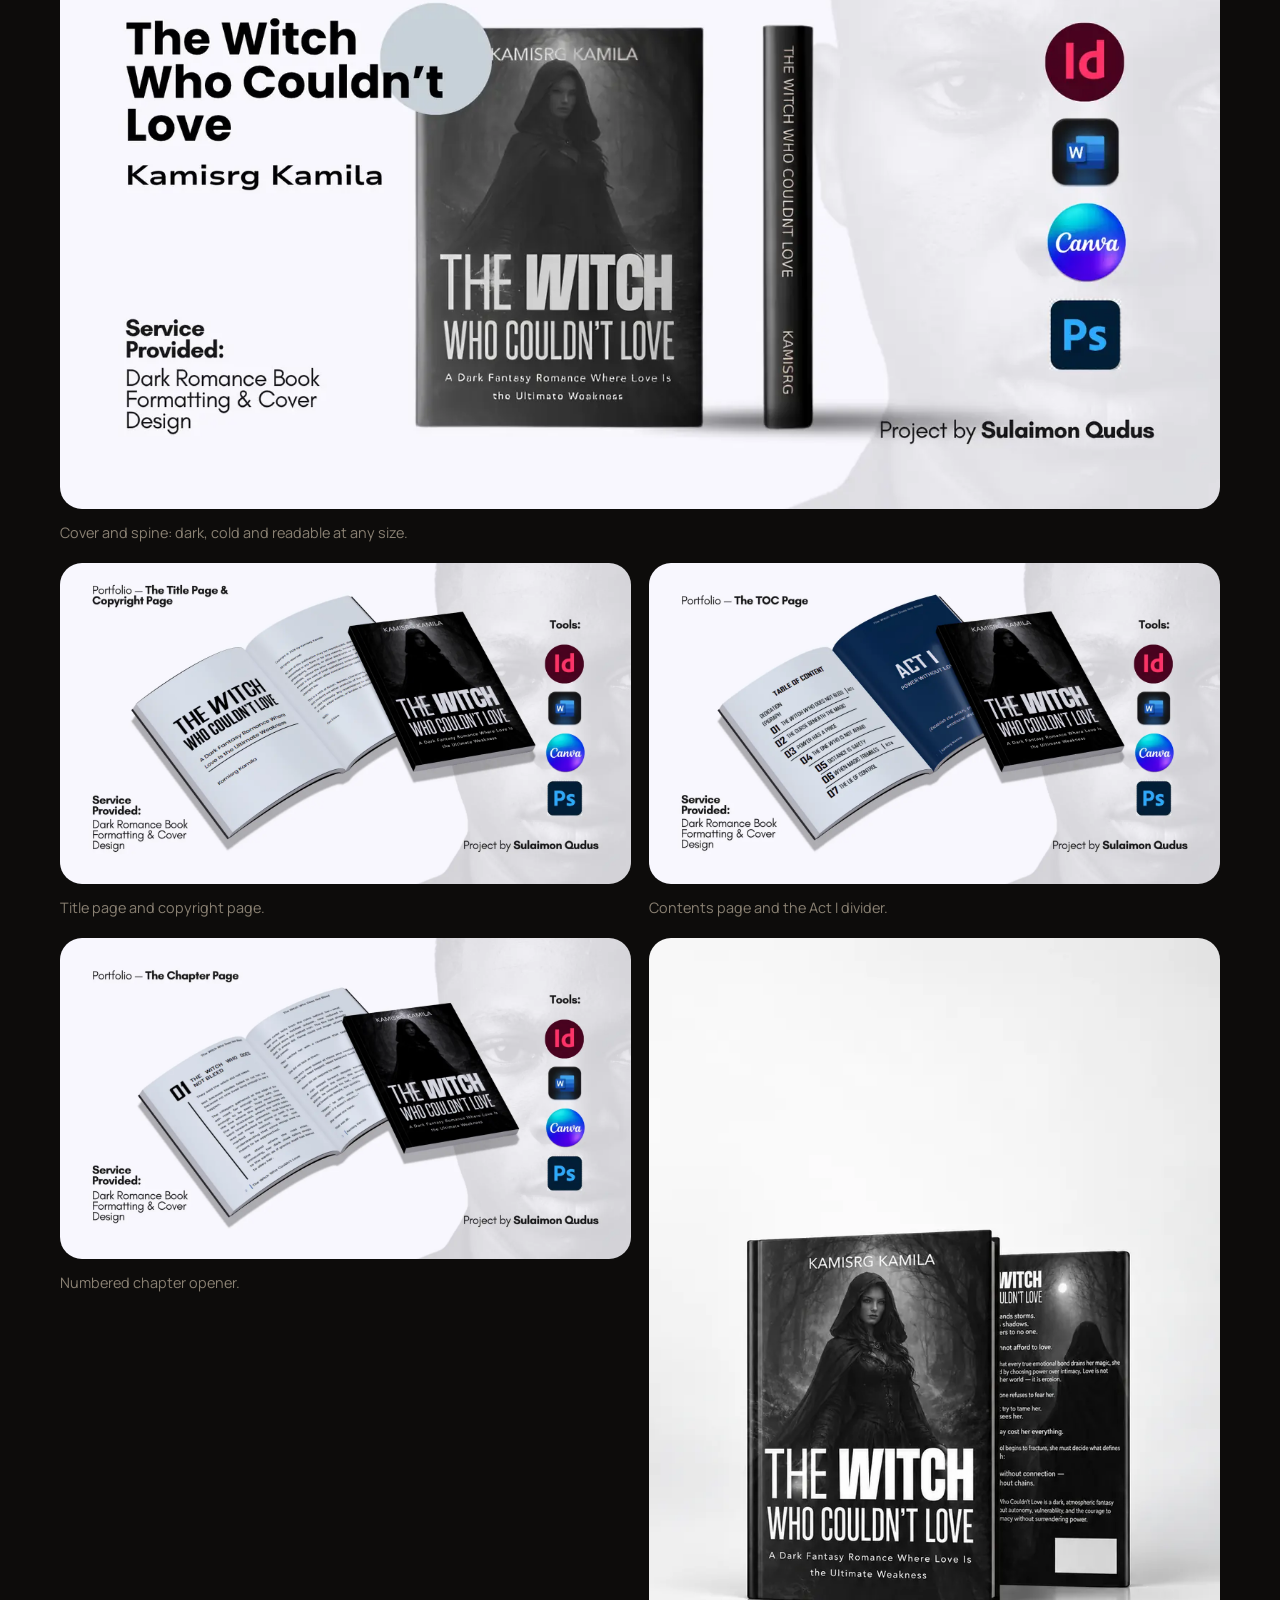
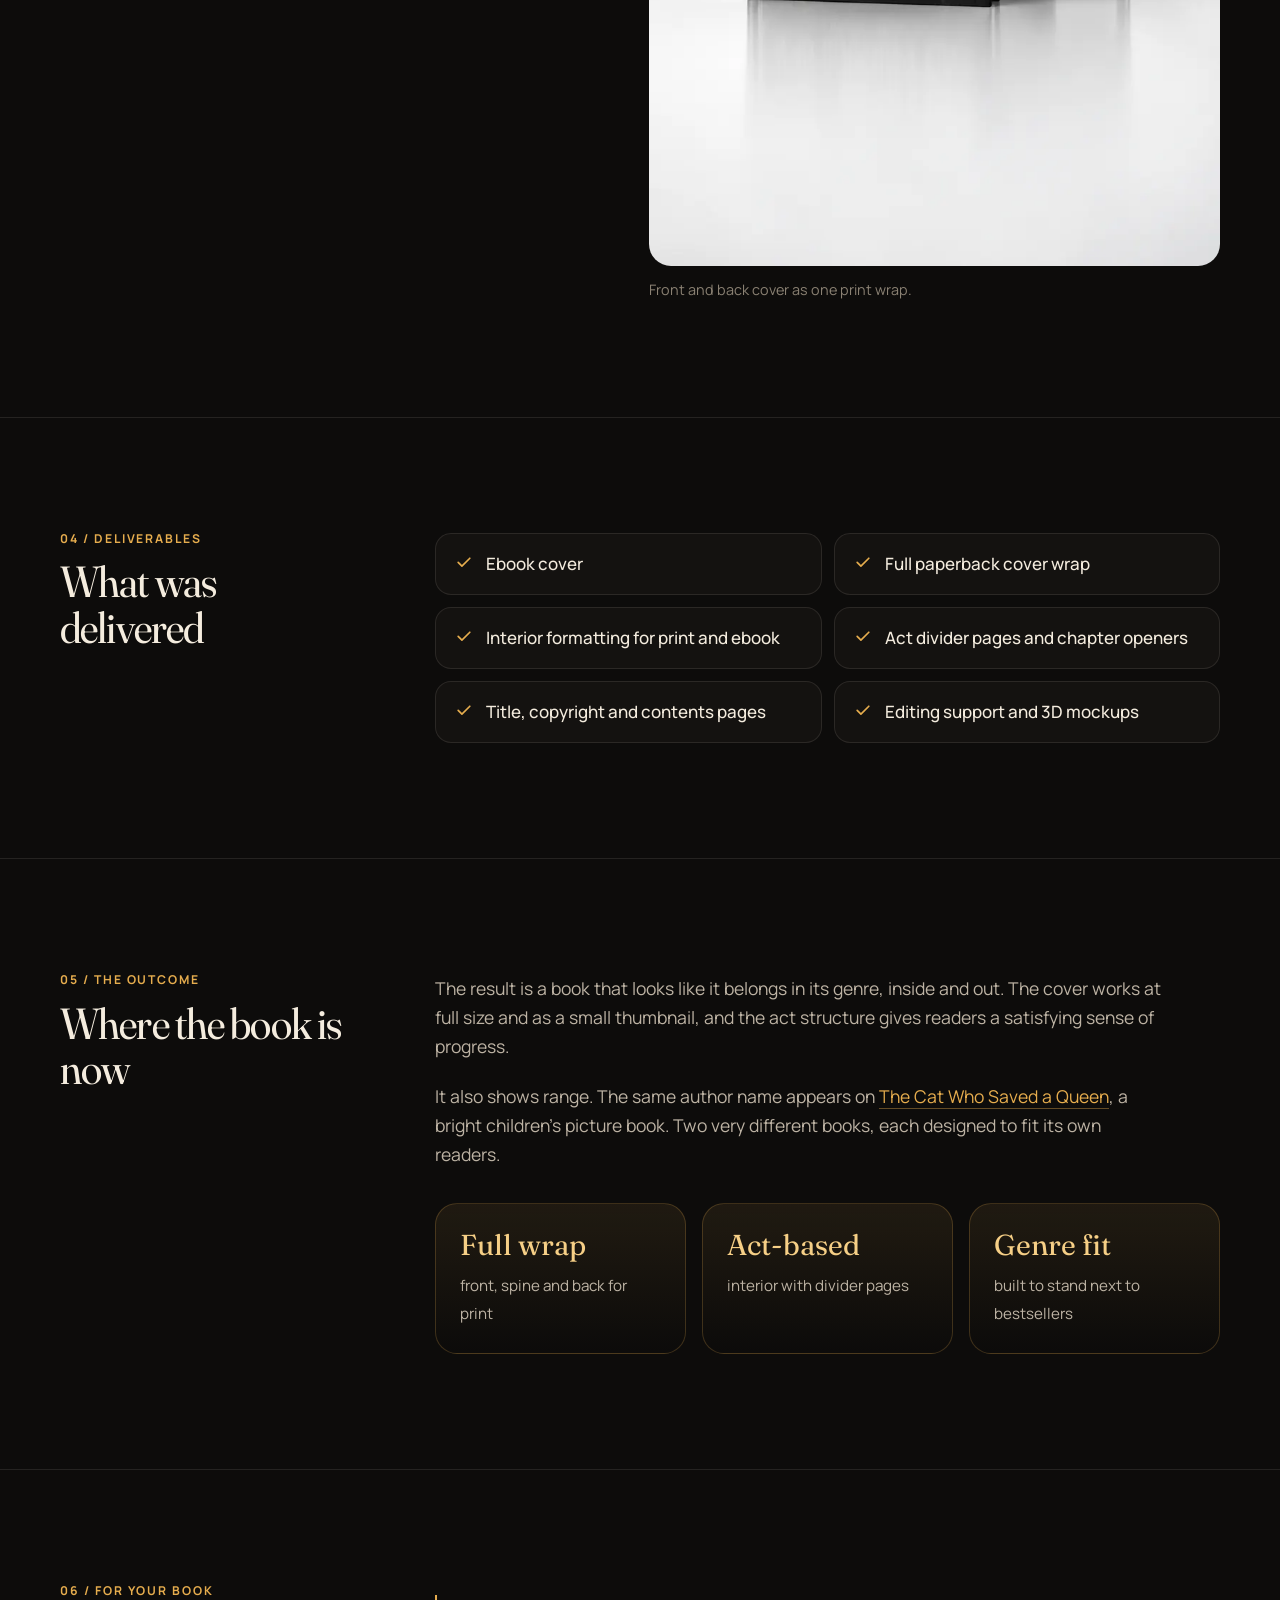
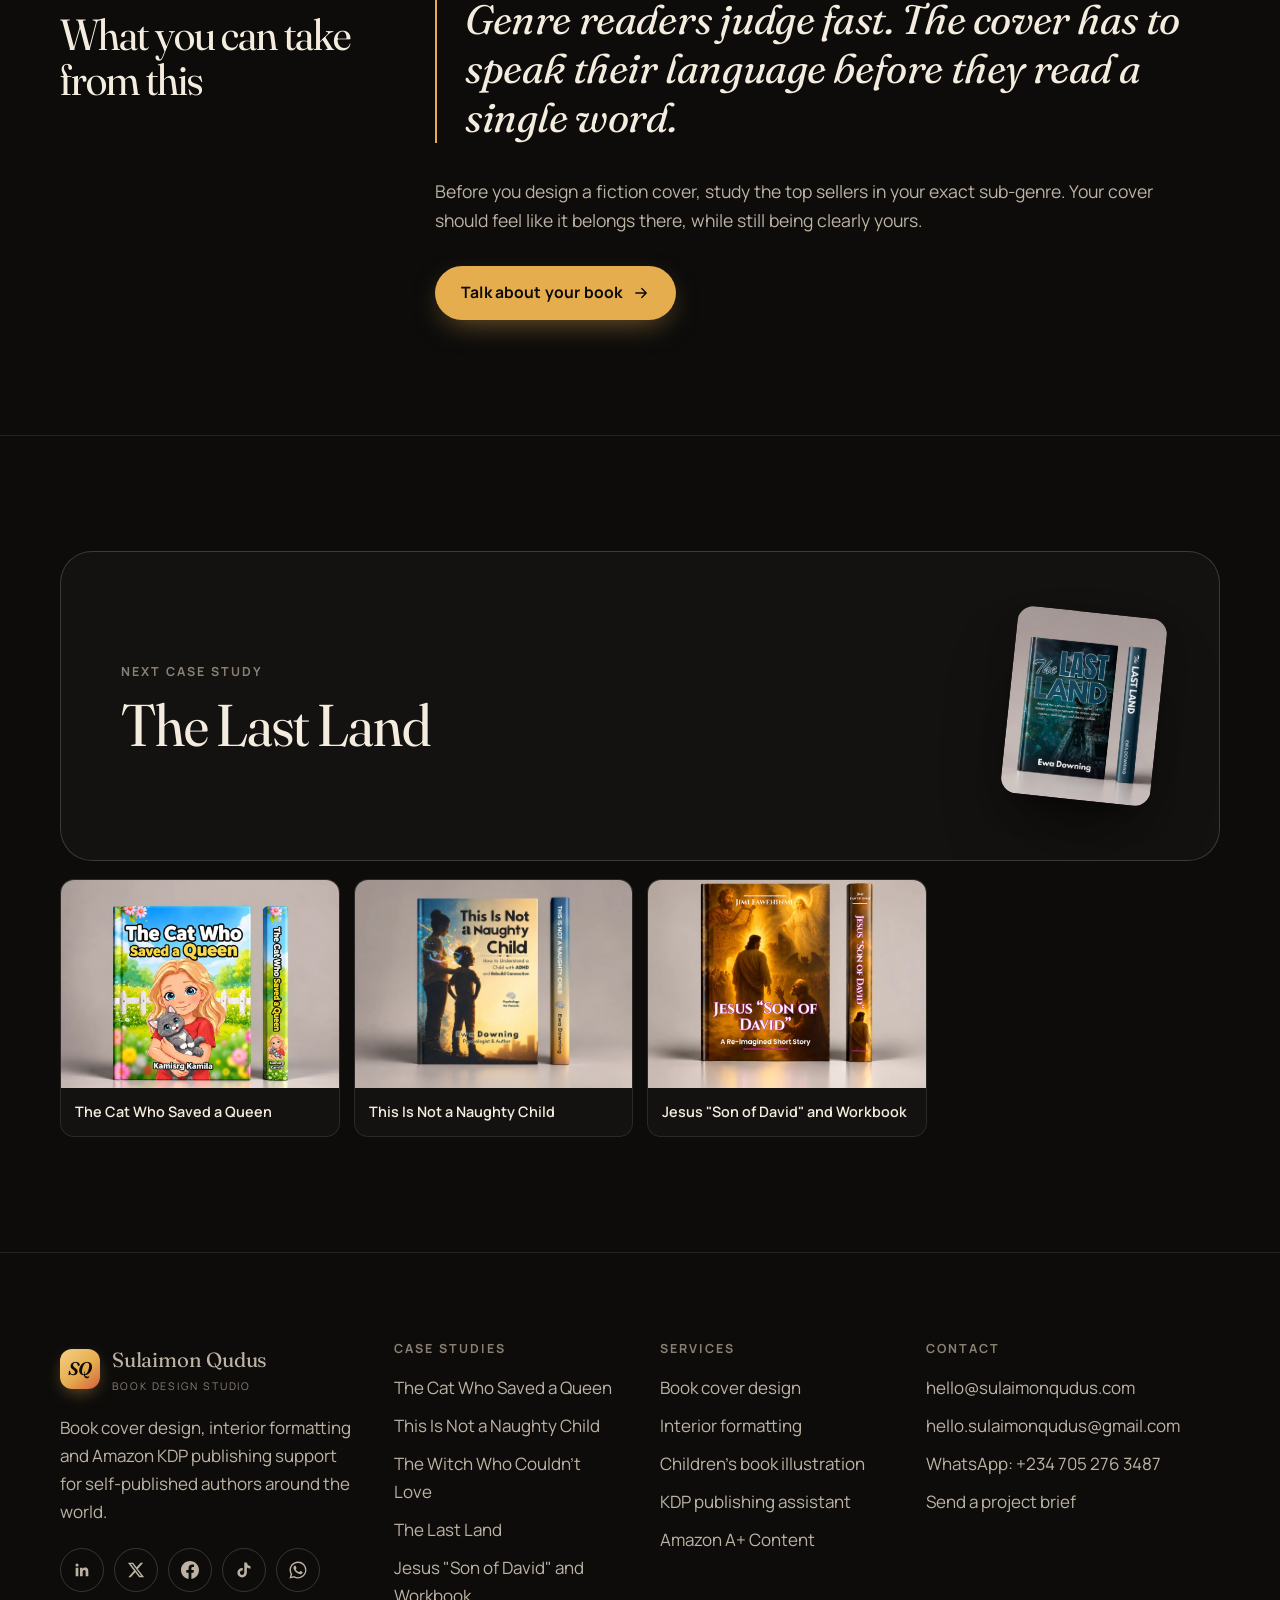
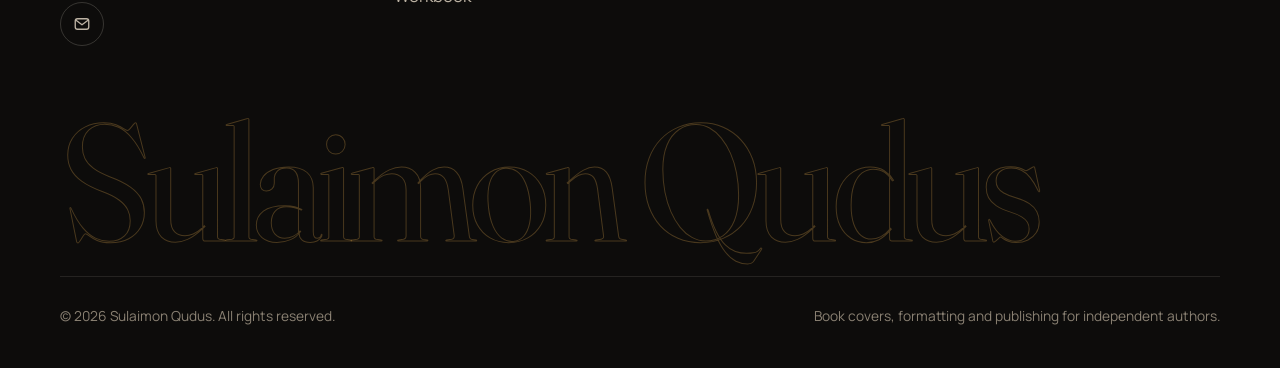
<file: the-witch-who-couldnt-love.html>
<!doctype html>
<html lang="en">
<head>
<meta charset="utf-8">
<meta name="viewport" content="width=device-width, initial-scale=1, viewport-fit=cover">
<title>The Witch Who Couldn&#x27;t Love | Case Study by Sulaimon Qudus</title>
<meta name="description" content="Sulaimon Qudus designed the cover and formatted the interior of The Witch Who Couldn&#x27;t Love by Kamisrg Kamila, a dark fantasy romance. The work includes a...">
<meta name="author" content="Sulaimon Qudus">
<meta name="robots" content="index, follow, max-image-preview:large, max-snippet:-1">
<link rel="canonical" href="https://sulaimonqudus.com/the-witch-who-couldnt-love">
<meta name="theme-color" content="#0d0c0b">
<meta property="og:type" content="article">
<meta property="og:site_name" content="Sulaimon Qudus">
<meta property="og:title" content="The Witch Who Couldn&#x27;t Love | Case Study by Sulaimon Qudus">
<meta property="og:description" content="Sulaimon Qudus designed the cover and formatted the interior of The Witch Who Couldn&#x27;t Love by Kamisrg Kamila, a dark fantasy romance. The work includes a...">
<meta property="og:url" content="https://sulaimonqudus.com/the-witch-who-couldnt-love">
<meta property="og:image" content="https://sulaimonqudus.com/og-the-witch-who-couldnt-love.jpg">
<meta property="og:image:width" content="1200">
<meta property="og:image:height" content="630">
<meta property="og:image:alt" content="The Witch Who Couldn&#x27;t Love | Case Study by Sulaimon Qudus">
<meta property="og:locale" content="en_GB">
<meta name="twitter:card" content="summary_large_image">
<meta name="twitter:site" content="@qudus__sulaimon">
<meta name="twitter:creator" content="@qudus__sulaimon">
<meta name="twitter:title" content="The Witch Who Couldn&#x27;t Love | Case Study by Sulaimon Qudus">
<meta name="twitter:description" content="Sulaimon Qudus designed the cover and formatted the interior of The Witch Who Couldn&#x27;t Love by Kamisrg Kamila, a dark fantasy romance. The work includes a...">
<meta name="twitter:image" content="https://sulaimonqudus.com/og-the-witch-who-couldnt-love.jpg">
<link rel="icon" href="favicon.svg" type="image/svg+xml">
<link rel="icon" href="favicon-32.png" sizes="32x32" type="image/png">
<link rel="apple-touch-icon" href="apple-touch-icon.png">
<link rel="preconnect" href="https://fonts.googleapis.com">
<link rel="preconnect" href="https://fonts.gstatic.com" crossorigin>
<link rel="stylesheet" href="https://fonts.googleapis.com/css2?family=Fraunces:ital,opsz,wght,SOFT,WONK@0,9..144,300..700,0..100,0..1;1,9..144,300..700,0..100,0..1&family=Manrope:wght@400;500;600;700;800&display=swap">
<link rel="stylesheet" href="styles.css?v=1">
<link rel="preload" as="image" href="mockup-witch-who-couldnt-love.webp">
<script type="application/ld+json">{"@context":"https://schema.org","@graph":[{"@type":"WebSite","@id":"https://sulaimonqudus.com/#website","url":"https://sulaimonqudus.com/","name":"Sulaimon Qudus","publisher":{"@id":"https://sulaimonqudus.com/#person"},"inLanguage":"en"},{"@type":"Person","@id":"https://sulaimonqudus.com/#person","name":"Sulaimon Qudus","givenName":"Qudus","familyName":"Sulaimon","jobTitle":"Book Cover Designer and Interior Formatter","description":"Book cover designer, interior formatter and Amazon KDP publishing assistant for self-published authors.","url":"https://sulaimonqudus.com/","image":"https://sulaimonqudus.com/sulaimon-qudus.webp","email":"mailto:hello@sulaimonqudus.com","telephone":"+2347052763487","nationality":{"@type":"Country","name":"Nigeria"},"knowsAbout":["Book cover design","Book interior formatting","Typesetting","Amazon KDP publishing","Amazon A+ Content","Children's book illustration","Workbook design","Self-publishing","Adobe InDesign","Adobe Photoshop","Canva"],"sameAs":["https://www.linkedin.com/in/sulaimonqudus","https://x.com/qudus__sulaimon","https://www.facebook.com/qudus.sulaimon0","https://www.tiktok.com/@sulaimon.qudus"],"worksFor":{"@id":"https://sulaimonqudus.com/#business"}},{"@type":"Article","@id":"https://sulaimonqudus.com/the-witch-who-couldnt-love#article","headline":"The Witch Who Couldn't Love: Dark fantasy romance case study","description":"Sulaimon Qudus designed the cover and formatted the interior of The Witch Who Couldn't Love by Kamisrg Kamila, a dark fantasy romance. The work includes a full print wrap, act divider pages, numbered chapter openers and a styled table of contents.","image":["https://sulaimonqudus.com/og-the-witch-who-couldnt-love.jpg","https://sulaimonqudus.com/mockup-witch-who-couldnt-love.webp"],"author":{"@id":"https://sulaimonqudus.com/#person"},"publisher":{"@id":"https://sulaimonqudus.com/#person"},"mainEntityOfPage":"https://sulaimonqudus.com/the-witch-who-couldnt-love","datePublished":"2026-11-19","dateModified":"2026-11-19","inLanguage":"en","about":{"@type":"Book","name":"The Witch Who Couldn't Love","author":{"@type":"Person","name":"Kamisrg Kamila"},"genre":"Dark fantasy romance","image":"https://sulaimonqudus.com/mockup-witch-who-couldnt-love.webp"},"keywords":"Cover design, Interior design and formatting, Editing support, Dark fantasy romance, book cover design, self-publishing"},{"@type":"BreadcrumbList","itemListElement":[{"@type":"ListItem","position":1,"name":"Home","item":"https://sulaimonqudus.com/"},{"@type":"ListItem","position":2,"name":"Case studies","item":"https://sulaimonqudus.com/#work"},{"@type":"ListItem","position":3,"name":"The Witch Who Couldn't Love","item":"https://sulaimonqudus.com/the-witch-who-couldnt-love"}]}]}</script>
</head><body>
<a class="skip-link" href="#main">Skip to content</a>
<div class="progress" aria-hidden="true"></div>
<div class="grain" aria-hidden="true"></div>
<header class="site-header">
  <nav class="wrap nav" aria-label="Main">
    <a class="logo" href="home.html" aria-label="Sulaimon Qudus, home">
      <span class="logo-mark" aria-hidden="true">SQ</span>
      <span>Sulaimon Qudus<small>Book Design Studio</small></span>
    </a>
    <ul class="nav-links"><li><a href="home.html#work">Work</a></li><li><a href="home.html#services">Services</a></li><li><a href="home.html#process">Process</a></li><li><a href="home.html#about">About</a></li><li><a href="home.html#faq">FAQ</a></li></ul>
    <div class="nav-cta">
      <a class="btn btn-sm" href="home.html#contact" data-magnetic>Start your book <svg viewBox="0 0 24 24" fill="none" stroke="currentColor" stroke-width="1.8" stroke-linecap="round" stroke-linejoin="round" aria-hidden="true"><path d="M5 12h14M13 6l6 6-6 6"/></svg></a>
      <button class="menu-btn" aria-label="Open menu" aria-expanded="false" aria-controls="mobile-menu"><span></span><span></span></button>
    </div>
  </nav>
</header>
<div class="mobile-menu" id="mobile-menu">
  <ul><li><a href="home.html#work">Work</a></li><li><a href="home.html#services">Services</a></li><li><a href="home.html#process">Process</a></li><li><a href="home.html#about">About</a></li><li><a href="home.html#faq">FAQ</a></li><li><a href="home.html#contact">Contact</a></li></ul>
  <a class="btn" href="https://wa.me/2347052763487" target="_blank" rel="noopener"><svg viewBox="0 0 24 24" fill="currentColor" aria-hidden="true"><path d="M17.47 14.38c-.3-.15-1.76-.87-2.03-.97-.27-.1-.47-.15-.67.15-.2.3-.77.97-.94 1.17-.17.2-.35.22-.65.07-.3-.15-1.26-.46-2.4-1.48-.89-.79-1.49-1.77-1.66-2.07-.17-.3-.02-.46.13-.61.13-.13.3-.35.45-.52.15-.17.2-.3.3-.5.1-.2.05-.37-.02-.52-.08-.15-.67-1.62-.92-2.22-.24-.58-.49-.5-.67-.51h-.57c-.2 0-.52.07-.8.37-.27.3-1.04 1.02-1.04 2.48 0 1.46 1.07 2.88 1.22 3.08.15.2 2.1 3.2 5.08 4.49.71.31 1.26.49 1.7.63.71.23 1.36.2 1.87.12.57-.09 1.76-.72 2.01-1.41.25-.7.25-1.29.17-1.41-.07-.13-.27-.2-.57-.35M12.05 21.5h-.01a9.4 9.4 0 0 1-4.8-1.31l-.34-.2-3.57.93.95-3.48-.22-.36a9.4 9.4 0 0 1-1.44-5.02c0-5.2 4.23-9.43 9.44-9.43a9.38 9.38 0 0 1 9.43 9.44c0 5.2-4.24 9.43-9.44 9.43m8.03-17.47A11.28 11.28 0 0 0 12.05.7C5.79.7.7 5.79.7 12.05c0 2 .52 3.95 1.52 5.67L.6 23.4l5.82-1.53a11.3 11.3 0 0 0 5.42 1.38h.01c6.26 0 11.35-5.09 11.35-11.35 0-3.03-1.18-5.88-3.33-8.03"/></svg> Chat on WhatsApp</a>
  <div class="socials"><a href="https://www.linkedin.com/in/sulaimonqudus" target="_blank" rel="noopener me" aria-label="LinkedIn"><svg viewBox="0 0 24 24" fill="currentColor" aria-hidden="true"><path d="M20.45 20.45h-3.56v-5.57c0-1.33-.02-3.04-1.85-3.04-1.86 0-2.14 1.45-2.14 2.94v5.67H9.35V9h3.41v1.56h.05c.48-.9 1.64-1.85 3.37-1.85 3.6 0 4.27 2.37 4.27 5.46v6.28ZM5.34 7.43a2.06 2.06 0 1 1 0-4.13 2.06 2.06 0 0 1 0 4.13ZM7.12 20.45H3.56V9h3.56v11.45Z"/></svg></a><a href="https://x.com/qudus__sulaimon" target="_blank" rel="noopener me" aria-label="X (Twitter)"><svg viewBox="0 0 24 24" fill="currentColor" aria-hidden="true"><path d="M18.24 2.25h3.31l-7.23 8.26 8.5 11.24h-6.66l-5.21-6.82-5.97 6.82H1.67l7.73-8.84L1.25 2.25h6.83l4.71 6.23 5.45-6.23Zm-1.16 17.52h1.83L7.08 4.13H5.12l11.96 15.64Z"/></svg></a><a href="https://www.facebook.com/qudus.sulaimon0" target="_blank" rel="noopener me" aria-label="Facebook"><svg viewBox="0 0 24 24" fill="currentColor" aria-hidden="true"><path d="M24 12.07C24 5.4 18.63 0 12 0S0 5.4 0 12.07C0 18.1 4.39 23.1 10.13 24v-8.44H7.08v-3.49h3.05V9.41c0-3.02 1.79-4.69 4.53-4.69 1.31 0 2.68.24 2.68.24v2.97h-1.51c-1.49 0-1.96.93-1.96 1.89v2.25h3.33l-.53 3.49h-2.8V24C19.61 23.1 24 18.1 24 12.07Z"/></svg></a><a href="https://www.tiktok.com/@sulaimon.qudus" target="_blank" rel="noopener me" aria-label="TikTok"><svg viewBox="0 0 24 24" fill="currentColor" aria-hidden="true"><path d="M19.59 6.69a4.83 4.83 0 0 1-3.77-4.25V2h-3.45v13.67a2.89 2.89 0 0 1-5.2 1.74 2.89 2.89 0 0 1 2.31-4.64c.3 0 .59.04.86.13V9.4a6.34 6.34 0 0 0-.86-.06 6.33 6.33 0 1 0 6.34 6.33V8.69a8.18 8.18 0 0 0 4.77 1.52V6.77a4.85 4.85 0 0 1-1-.08Z"/></svg></a><a href="https://wa.me/2347052763487" target="_blank" rel="noopener me" aria-label="WhatsApp"><svg viewBox="0 0 24 24" fill="currentColor" aria-hidden="true"><path d="M17.47 14.38c-.3-.15-1.76-.87-2.03-.97-.27-.1-.47-.15-.67.15-.2.3-.77.97-.94 1.17-.17.2-.35.22-.65.07-.3-.15-1.26-.46-2.4-1.48-.89-.79-1.49-1.77-1.66-2.07-.17-.3-.02-.46.13-.61.13-.13.3-.35.45-.52.15-.17.2-.3.3-.5.1-.2.05-.37-.02-.52-.08-.15-.67-1.62-.92-2.22-.24-.58-.49-.5-.67-.51h-.57c-.2 0-.52.07-.8.37-.27.3-1.04 1.02-1.04 2.48 0 1.46 1.07 2.88 1.22 3.08.15.2 2.1 3.2 5.08 4.49.71.31 1.26.49 1.7.63.71.23 1.36.2 1.87.12.57-.09 1.76-.72 2.01-1.41.25-.7.25-1.29.17-1.41-.07-.13-.27-.2-.57-.35M12.05 21.5h-.01a9.4 9.4 0 0 1-4.8-1.31l-.34-.2-3.57.93.95-3.48-.22-.36a9.4 9.4 0 0 1-1.44-5.02c0-5.2 4.23-9.43 9.44-9.43a9.38 9.38 0 0 1 9.43 9.44c0 5.2-4.24 9.43-9.44 9.43m8.03-17.47A11.28 11.28 0 0 0 12.05.7C5.79.7.7 5.79.7 12.05c0 2 .52 3.95 1.52 5.67L.6 23.4l5.82-1.53a11.3 11.3 0 0 0 5.42 1.38h.01c6.26 0 11.35-5.09 11.35-11.35 0-3.03-1.18-5.88-3.33-8.03"/></svg></a><a href="mailto:hello@sulaimonqudus.com" aria-label="Email"><svg viewBox="0 0 24 24" fill="none" stroke="currentColor" stroke-width="1.8" stroke-linecap="round" stroke-linejoin="round" aria-hidden="true"><rect x="3" y="5" width="18" height="14" rx="3"/><path d="m4 7 8 6 8-6"/></svg></a></div>
</div>

<main id="main" style="--accent-glow:rgba(200, 200, 220, .18)">
<article>
<header class="case-hero">
  <div class="wrap">
    <ol class="crumbs" aria-label="Breadcrumb"><li><a href="home.html">Home</a></li><li><a href="home.html#work">Case studies</a></li><li aria-current="page">The Witch Who Couldn&#x27;t Love</li></ol>
    <div class="case-hero-grid">
      <div>
        <span class="eyebrow hero-fade">Case study 03 &middot; Dark fantasy romance</span>
        <h1 class="hero-fade d1">The Witch Who Couldn&#x27;t Love</h1>
        <p class="lead hero-fade d2">A moody black and white cover and an act-based interior for a dark fantasy romance, designed to sit with confidence next to the bestsellers in one of Amazon&#x27;s most competitive genres.</p>
        <div class="hero-actions hero-fade d3" style="margin-bottom:0">
          <a class="btn" href="home.html#contact" data-magnetic>Start a project like this <svg viewBox="0 0 24 24" fill="none" stroke="currentColor" stroke-width="1.8" stroke-linecap="round" stroke-linejoin="round" aria-hidden="true"><path d="M5 12h14M13 6l6 6-6 6"/></svg></a>
          <a class="btn btn-ghost" href="#gallery">See the work</a>
        </div>
      </div>
      <div class="case-cover hero-fade d2"><img src="mockup-witch-who-couldnt-love.webp" alt="The Witch Who Couldn&#x27;t Love book cover mockup designed by Sulaimon Qudus" width="900" height="1125" decoding="async" fetchpriority="high"></div>
    </div>
    <dl class="facts hero-fade d4">
      <div class="fact"><dt>Author</dt><dd>Kamisrg Kamila</dd></div>
      <div class="fact"><dt>Genre</dt><dd>Dark fantasy romance</dd></div>
      <div class="fact"><dt>Services</dt><dd>Cover design, Interior design and formatting, Editing support</dd></div>
      <div class="fact"><dt>Format</dt><dd>Paperback and ebook</dd></div>
    </dl>
    <div class="tldr hero-fade d4"><span class="k">In short</span><p>Sulaimon Qudus designed the cover and formatted the interior of The Witch Who Couldn&#x27;t Love by Kamisrg Kamila, a dark fantasy romance. The work includes a full print wrap, act divider pages, numbered chapter openers and a styled table of contents.</p></div>
  </div>
</header>

<section class="case-section" aria-labelledby="challenge">
  <div class="wrap case-cols">
    <h2 id="challenge"><span class="label">01 / The challenge</span>What the book needed</h2>
    <div class="prose reveal"><p>Dark romance readers know their genre very well. They can tell in a second when a cover does not belong, and they will scroll straight past it.</p><p>This book had to say dark, magical and romantic at first glance. The inside had to carry the same mood, so the reading experience did not drop from a striking cover into a plain document.</p><p><strong>Readers:</strong> Readers of dark romance and romantasy.<br><strong>Tools:</strong> InDesign, Photoshop, Canva, Word.</p></div>
  </div>
</section>

<section class="case-section" aria-labelledby="approach">
  <div class="wrap case-cols">
    <h2 id="approach"><span class="label">02 / The approach</span>How it was designed</h2>
    <ol class="approach stagger"><li><div><h3>A monochrome cover with presence</h3><p>A hooded witch in a misty forest, in a cold desaturated palette. The title is set in a heavy condensed type, THE WITCH stacked over WHO COULDN&#x27;T LOVE, so it hits hard even at thumbnail size.</p></div></li><li><div><h3>Genre signals in the tagline</h3><p>The subtitle, A Dark Fantasy Romance Where Love Is the Ultimate Weakness, tells the reader exactly what they are getting and helps the right readers pick it up.</p></div></li><li><div><h3>Interior structured in acts</h3><p>The story is split into acts with a dark navy act divider page, followed by numbered chapter openers. It gives the book a cinematic rhythm that suits the genre.</p></div></li><li><div><h3>Front matter that matches the cover</h3><p>The title page and copyright page carry the same tone as the cover, so the book feels designed from the first page.</p></div></li><li><div><h3>A full wrap for print</h3><p>Front, spine and back cover designed as one piece, with the back cover blurb and barcode area set up for printing.</p></div></li></ol>
  </div>
</section>

<section class="case-section" id="gallery" aria-labelledby="gallery-title">
  <div class="wrap">
    <div class="section-head" style="margin-bottom:40px">
      <span class="eyebrow">03 / The work</span>
      <h2 id="gallery-title" data-split>Inside the <em>project.</em></h2>
      <p>Tap any image to see it larger.</p>
    </div>
    <div class="gallery"><figure class="g-wide reveal"><button type="button" data-lightbox="witch-board-cover.webp" data-caption="Cover and spine: dark, cold and readable at any size." data-cursor="view" aria-label="Enlarge image: Cover and spine: dark, cold and readable at any size."><img src="witch-board-cover.webp" alt="Cover and spine design for The Witch Who Couldn&#x27;t Love" width="1600" height="900" loading="lazy" decoding="async"></button><figcaption>Cover and spine: dark, cold and readable at any size.</figcaption></figure><figure class=" reveal"><button type="button" data-lightbox="witch-board-title-page.webp" data-caption="Title page and copyright page." data-cursor="view" aria-label="Enlarge image: Title page and copyright page."><img src="witch-board-title-page.webp" alt="Open book mockup showing the title and copyright page" width="1600" height="900" loading="lazy" decoding="async"></button><figcaption>Title page and copyright page.</figcaption></figure><figure class=" reveal"><button type="button" data-lightbox="witch-board-toc.webp" data-caption="Contents page and the Act I divider." data-cursor="view" aria-label="Enlarge image: Contents page and the Act I divider."><img src="witch-board-toc.webp" alt="Open book mockup showing the table of contents and Act I divider page" width="1600" height="900" loading="lazy" decoding="async"></button><figcaption>Contents page and the Act I divider.</figcaption></figure><figure class=" reveal"><button type="button" data-lightbox="witch-board-chapter.webp" data-caption="Numbered chapter opener." data-cursor="view" aria-label="Enlarge image: Numbered chapter opener."><img src="witch-board-chapter.webp" alt="Open book mockup showing a numbered chapter opener" width="1600" height="900" loading="lazy" decoding="async"></button><figcaption>Numbered chapter opener.</figcaption></figure><figure class=" reveal"><button type="button" data-lightbox="mockup-witch-front-back.webp" data-caption="Front and back cover as one print wrap." data-cursor="view" aria-label="Enlarge image: Front and back cover as one print wrap."><img src="mockup-witch-front-back.webp" alt="Front and back cover mockup of The Witch Who Couldn&#x27;t Love" width="800" height="1300" loading="lazy" decoding="async"></button><figcaption>Front and back cover as one print wrap.</figcaption></figure></div>
  </div>
</section>

<section class="case-section" aria-labelledby="delivered">
  <div class="wrap case-cols">
    <h2 id="delivered"><span class="label">04 / Deliverables</span>What was delivered</h2>
    <ul class="deliverables stagger"><li><svg viewBox="0 0 24 24" fill="none" stroke="currentColor" stroke-width="2" stroke-linecap="round" stroke-linejoin="round" aria-hidden="true"><path d="m5 12.5 4.5 4.5L19 7.5"/></svg><span>Ebook cover</span></li><li><svg viewBox="0 0 24 24" fill="none" stroke="currentColor" stroke-width="2" stroke-linecap="round" stroke-linejoin="round" aria-hidden="true"><path d="m5 12.5 4.5 4.5L19 7.5"/></svg><span>Full paperback cover wrap</span></li><li><svg viewBox="0 0 24 24" fill="none" stroke="currentColor" stroke-width="2" stroke-linecap="round" stroke-linejoin="round" aria-hidden="true"><path d="m5 12.5 4.5 4.5L19 7.5"/></svg><span>Interior formatting for print and ebook</span></li><li><svg viewBox="0 0 24 24" fill="none" stroke="currentColor" stroke-width="2" stroke-linecap="round" stroke-linejoin="round" aria-hidden="true"><path d="m5 12.5 4.5 4.5L19 7.5"/></svg><span>Act divider pages and chapter openers</span></li><li><svg viewBox="0 0 24 24" fill="none" stroke="currentColor" stroke-width="2" stroke-linecap="round" stroke-linejoin="round" aria-hidden="true"><path d="m5 12.5 4.5 4.5L19 7.5"/></svg><span>Title, copyright and contents pages</span></li><li><svg viewBox="0 0 24 24" fill="none" stroke="currentColor" stroke-width="2" stroke-linecap="round" stroke-linejoin="round" aria-hidden="true"><path d="m5 12.5 4.5 4.5L19 7.5"/></svg><span>Editing support and 3D mockups</span></li></ul>
  </div>
</section>

<section class="case-section" aria-labelledby="outcome">
  <div class="wrap case-cols">
    <h2 id="outcome"><span class="label">05 / The outcome</span>Where the book is now</h2>
    <div>
      <div class="prose reveal"><p>The result is a book that looks like it belongs in its genre, inside and out. The cover works at full size and as a small thumbnail, and the act structure gives readers a satisfying sense of progress.</p><p>It also shows range. The same author name appears on <a href="the-cat-who-saved-a-queen.html">The Cat Who Saved a Queen</a>, a bright children's picture book. Two very different books, each designed to fit its own readers.</p></div>
      <div class="outcome-grid stagger"><div class="outcome"><b>Full wrap</b><span>front, spine and back for print</span></div><div class="outcome"><b>Act-based</b><span>interior with divider pages</span></div><div class="outcome"><b>Genre fit</b><span>built to stand next to bestsellers</span></div></div>
    </div>
  </div>
</section>

<section class="case-section" aria-labelledby="lesson">
  <div class="wrap case-cols">
    <h2 id="lesson"><span class="label">06 / For your book</span>What you can take from this</h2>
    <div class="reveal">
      <blockquote class="pull">Genre readers judge fast. The cover has to speak their language before they read a single word.</blockquote>
      <div class="prose" style="margin-top:34px"><p>Before you design a fiction cover, study the top sellers in your exact sub-genre. Your cover should feel like it belongs there, while still being clearly yours.</p></div>
      <a class="btn" href="home.html#contact" style="margin-top:10px" data-magnetic>Talk about your book <svg viewBox="0 0 24 24" fill="none" stroke="currentColor" stroke-width="1.8" stroke-linecap="round" stroke-linejoin="round" aria-hidden="true"><path d="M5 12h14M13 6l6 6-6 6"/></svg></a>
    </div>
  </div>
</section>
</article>

<section class="case-section" aria-label="More case studies">
  <div class="wrap">
    <a class="next-case reveal" href="the-last-land.html">
      <div><small>Next case study</small><h2>The Last Land</h2></div>
      <div class="next-thumb"><img src="mockup-the-last-land.webp" alt="The Last Land cover mockup" width="800" height="1333" loading="lazy" decoding="async"></div>
    </a>
    <div class="other-cases"><a class="mini-case" href="the-cat-who-saved-a-queen.html"><img src="mockup-cat-who-saved-a-queen.webp" alt="The Cat Who Saved a Queen cover mockup" width="900" height="1125" loading="lazy" decoding="async"><span>The Cat Who Saved a Queen</span></a><a class="mini-case" href="this-is-not-a-naughty-child.html"><img src="mockup-not-a-naughty-child.webp" alt="This Is Not a Naughty Child cover mockup" width="1200" height="900" loading="lazy" decoding="async"><span>This Is Not a Naughty Child</span></a><a class="mini-case" href="jesus-son-of-david.html"><img src="mockup-jesus-son-of-david.webp" alt="Jesus &quot;Son of David&quot; cover mockup" width="900" height="1125" loading="lazy" decoding="async"><span>Jesus &quot;Son of David&quot; and Workbook</span></a></div>
  </div>
</section>
</main>
<footer class="site-footer">
  <div class="wrap">
    <div class="footer-grid">
      <div class="footer-about">
        <a class="logo" href="home.html"><span class="logo-mark" aria-hidden="true">SQ</span><span>Sulaimon Qudus<small>Book Design Studio</small></span></a>
        <p>Book cover design, interior formatting and Amazon KDP publishing support for self-published authors around the world.</p>
        <div class="socials"><a href="https://www.linkedin.com/in/sulaimonqudus" target="_blank" rel="noopener me" aria-label="LinkedIn"><svg viewBox="0 0 24 24" fill="currentColor" aria-hidden="true"><path d="M20.45 20.45h-3.56v-5.57c0-1.33-.02-3.04-1.85-3.04-1.86 0-2.14 1.45-2.14 2.94v5.67H9.35V9h3.41v1.56h.05c.48-.9 1.64-1.85 3.37-1.85 3.6 0 4.27 2.37 4.27 5.46v6.28ZM5.34 7.43a2.06 2.06 0 1 1 0-4.13 2.06 2.06 0 0 1 0 4.13ZM7.12 20.45H3.56V9h3.56v11.45Z"/></svg></a><a href="https://x.com/qudus__sulaimon" target="_blank" rel="noopener me" aria-label="X (Twitter)"><svg viewBox="0 0 24 24" fill="currentColor" aria-hidden="true"><path d="M18.24 2.25h3.31l-7.23 8.26 8.5 11.24h-6.66l-5.21-6.82-5.97 6.82H1.67l7.73-8.84L1.25 2.25h6.83l4.71 6.23 5.45-6.23Zm-1.16 17.52h1.83L7.08 4.13H5.12l11.96 15.64Z"/></svg></a><a href="https://www.facebook.com/qudus.sulaimon0" target="_blank" rel="noopener me" aria-label="Facebook"><svg viewBox="0 0 24 24" fill="currentColor" aria-hidden="true"><path d="M24 12.07C24 5.4 18.63 0 12 0S0 5.4 0 12.07C0 18.1 4.39 23.1 10.13 24v-8.44H7.08v-3.49h3.05V9.41c0-3.02 1.79-4.69 4.53-4.69 1.31 0 2.68.24 2.68.24v2.97h-1.51c-1.49 0-1.96.93-1.96 1.89v2.25h3.33l-.53 3.49h-2.8V24C19.61 23.1 24 18.1 24 12.07Z"/></svg></a><a href="https://www.tiktok.com/@sulaimon.qudus" target="_blank" rel="noopener me" aria-label="TikTok"><svg viewBox="0 0 24 24" fill="currentColor" aria-hidden="true"><path d="M19.59 6.69a4.83 4.83 0 0 1-3.77-4.25V2h-3.45v13.67a2.89 2.89 0 0 1-5.2 1.74 2.89 2.89 0 0 1 2.31-4.64c.3 0 .59.04.86.13V9.4a6.34 6.34 0 0 0-.86-.06 6.33 6.33 0 1 0 6.34 6.33V8.69a8.18 8.18 0 0 0 4.77 1.52V6.77a4.85 4.85 0 0 1-1-.08Z"/></svg></a><a href="https://wa.me/2347052763487" target="_blank" rel="noopener me" aria-label="WhatsApp"><svg viewBox="0 0 24 24" fill="currentColor" aria-hidden="true"><path d="M17.47 14.38c-.3-.15-1.76-.87-2.03-.97-.27-.1-.47-.15-.67.15-.2.3-.77.97-.94 1.17-.17.2-.35.22-.65.07-.3-.15-1.26-.46-2.4-1.48-.89-.79-1.49-1.77-1.66-2.07-.17-.3-.02-.46.13-.61.13-.13.3-.35.45-.52.15-.17.2-.3.3-.5.1-.2.05-.37-.02-.52-.08-.15-.67-1.62-.92-2.22-.24-.58-.49-.5-.67-.51h-.57c-.2 0-.52.07-.8.37-.27.3-1.04 1.02-1.04 2.48 0 1.46 1.07 2.88 1.22 3.08.15.2 2.1 3.2 5.08 4.49.71.31 1.26.49 1.7.63.71.23 1.36.2 1.87.12.57-.09 1.76-.72 2.01-1.41.25-.7.25-1.29.17-1.41-.07-.13-.27-.2-.57-.35M12.05 21.5h-.01a9.4 9.4 0 0 1-4.8-1.31l-.34-.2-3.57.93.95-3.48-.22-.36a9.4 9.4 0 0 1-1.44-5.02c0-5.2 4.23-9.43 9.44-9.43a9.38 9.38 0 0 1 9.43 9.44c0 5.2-4.24 9.43-9.44 9.43m8.03-17.47A11.28 11.28 0 0 0 12.05.7C5.79.7.7 5.79.7 12.05c0 2 .52 3.95 1.52 5.67L.6 23.4l5.82-1.53a11.3 11.3 0 0 0 5.42 1.38h.01c6.26 0 11.35-5.09 11.35-11.35 0-3.03-1.18-5.88-3.33-8.03"/></svg></a><a href="mailto:hello@sulaimonqudus.com" aria-label="Email"><svg viewBox="0 0 24 24" fill="none" stroke="currentColor" stroke-width="1.8" stroke-linecap="round" stroke-linejoin="round" aria-hidden="true"><rect x="3" y="5" width="18" height="14" rx="3"/><path d="m4 7 8 6 8-6"/></svg></a></div>
      </div>
      <div><h4>Case studies</h4><ul><li><a href="the-cat-who-saved-a-queen.html">The Cat Who Saved a Queen</a></li><li><a href="this-is-not-a-naughty-child.html">This Is Not a Naughty Child</a></li><li><a href="the-witch-who-couldnt-love.html">The Witch Who Couldn&#x27;t Love</a></li><li><a href="the-last-land.html">The Last Land</a></li><li><a href="jesus-son-of-david.html">Jesus &quot;Son of David&quot; and Workbook</a></li></ul></div>
      <div><h4>Services</h4><ul>
        <li><a href="home.html#services">Book cover design</a></li>
        <li><a href="home.html#services">Interior formatting</a></li>
        <li><a href="home.html#services">Children's book illustration</a></li>
        <li><a href="home.html#services">KDP publishing assistant</a></li>
        <li><a href="home.html#services">Amazon A+ Content</a></li>
      </ul></div>
      <div><h4>Contact</h4><ul>
        <li><a href="mailto:hello@sulaimonqudus.com">hello@sulaimonqudus.com</a></li>
        <li><a href="mailto:hello.sulaimonqudus@gmail.com">hello.sulaimonqudus@gmail.com</a></li>
        <li><a href="https://wa.me/2347052763487" target="_blank" rel="noopener">WhatsApp: +234 705 276 3487</a></li>
        <li><a href="home.html#contact">Send a project brief</a></li>
      </ul></div>
    </div>
    <div class="footer-big" aria-hidden="true">Sulaimon Qudus</div>
    <div class="footer-bottom">
      <span>&copy; <span data-year>2026</span> Sulaimon Qudus. All rights reserved.</span>
      <span>Book covers, formatting and publishing for independent authors.</span>
    </div>
  </div>
</footer>
<a class="wa-float" href="https://wa.me/2347052763487?text=Hi%20Sulaimon%2C%20I%20found%20your%20website%20and%20I%27d%20like%20to%20talk%20about%20my%20book." target="_blank" rel="noopener" aria-label="Chat on WhatsApp"><svg viewBox="0 0 24 24" fill="currentColor" aria-hidden="true"><path d="M17.47 14.38c-.3-.15-1.76-.87-2.03-.97-.27-.1-.47-.15-.67.15-.2.3-.77.97-.94 1.17-.17.2-.35.22-.65.07-.3-.15-1.26-.46-2.4-1.48-.89-.79-1.49-1.77-1.66-2.07-.17-.3-.02-.46.13-.61.13-.13.3-.35.45-.52.15-.17.2-.3.3-.5.1-.2.05-.37-.02-.52-.08-.15-.67-1.62-.92-2.22-.24-.58-.49-.5-.67-.51h-.57c-.2 0-.52.07-.8.37-.27.3-1.04 1.02-1.04 2.48 0 1.46 1.07 2.88 1.22 3.08.15.2 2.1 3.2 5.08 4.49.71.31 1.26.49 1.7.63.71.23 1.36.2 1.87.12.57-.09 1.76-.72 2.01-1.41.25-.7.25-1.29.17-1.41-.07-.13-.27-.2-.57-.35M12.05 21.5h-.01a9.4 9.4 0 0 1-4.8-1.31l-.34-.2-3.57.93.95-3.48-.22-.36a9.4 9.4 0 0 1-1.44-5.02c0-5.2 4.23-9.43 9.44-9.43a9.38 9.38 0 0 1 9.43 9.44c0 5.2-4.24 9.43-9.44 9.43m8.03-17.47A11.28 11.28 0 0 0 12.05.7C5.79.7.7 5.79.7 12.05c0 2 .52 3.95 1.52 5.67L.6 23.4l5.82-1.53a11.3 11.3 0 0 0 5.42 1.38h.01c6.26 0 11.35-5.09 11.35-11.35 0-3.03-1.18-5.88-3.33-8.03"/></svg><span class="tip">Chat about your book</span></a>
<div class="mobile-bar">
  <a class="btn" href="home.html#contact">Start your book project</a>
  <a class="wa" href="https://wa.me/2347052763487?text=Hi%20Sulaimon%2C%20I%20found%20your%20website%20and%20I%27d%20like%20to%20talk%20about%20my%20book." target="_blank" rel="noopener" aria-label="Chat on WhatsApp"><svg viewBox="0 0 24 24" fill="currentColor" aria-hidden="true"><path d="M17.47 14.38c-.3-.15-1.76-.87-2.03-.97-.27-.1-.47-.15-.67.15-.2.3-.77.97-.94 1.17-.17.2-.35.22-.65.07-.3-.15-1.26-.46-2.4-1.48-.89-.79-1.49-1.77-1.66-2.07-.17-.3-.02-.46.13-.61.13-.13.3-.35.45-.52.15-.17.2-.3.3-.5.1-.2.05-.37-.02-.52-.08-.15-.67-1.62-.92-2.22-.24-.58-.49-.5-.67-.51h-.57c-.2 0-.52.07-.8.37-.27.3-1.04 1.02-1.04 2.48 0 1.46 1.07 2.88 1.22 3.08.15.2 2.1 3.2 5.08 4.49.71.31 1.26.49 1.7.63.71.23 1.36.2 1.87.12.57-.09 1.76-.72 2.01-1.41.25-.7.25-1.29.17-1.41-.07-.13-.27-.2-.57-.35M12.05 21.5h-.01a9.4 9.4 0 0 1-4.8-1.31l-.34-.2-3.57.93.95-3.48-.22-.36a9.4 9.4 0 0 1-1.44-5.02c0-5.2 4.23-9.43 9.44-9.43a9.38 9.38 0 0 1 9.43 9.44c0 5.2-4.24 9.43-9.44 9.43m8.03-17.47A11.28 11.28 0 0 0 12.05.7C5.79.7.7 5.79.7 12.05c0 2 .52 3.95 1.52 5.67L.6 23.4l5.82-1.53a11.3 11.3 0 0 0 5.42 1.38h.01c6.26 0 11.35-5.09 11.35-11.35 0-3.03-1.18-5.88-3.33-8.03"/></svg></a>
</div>
<script src="main.js?v=1" defer></script>
</body>
</html>
</file>
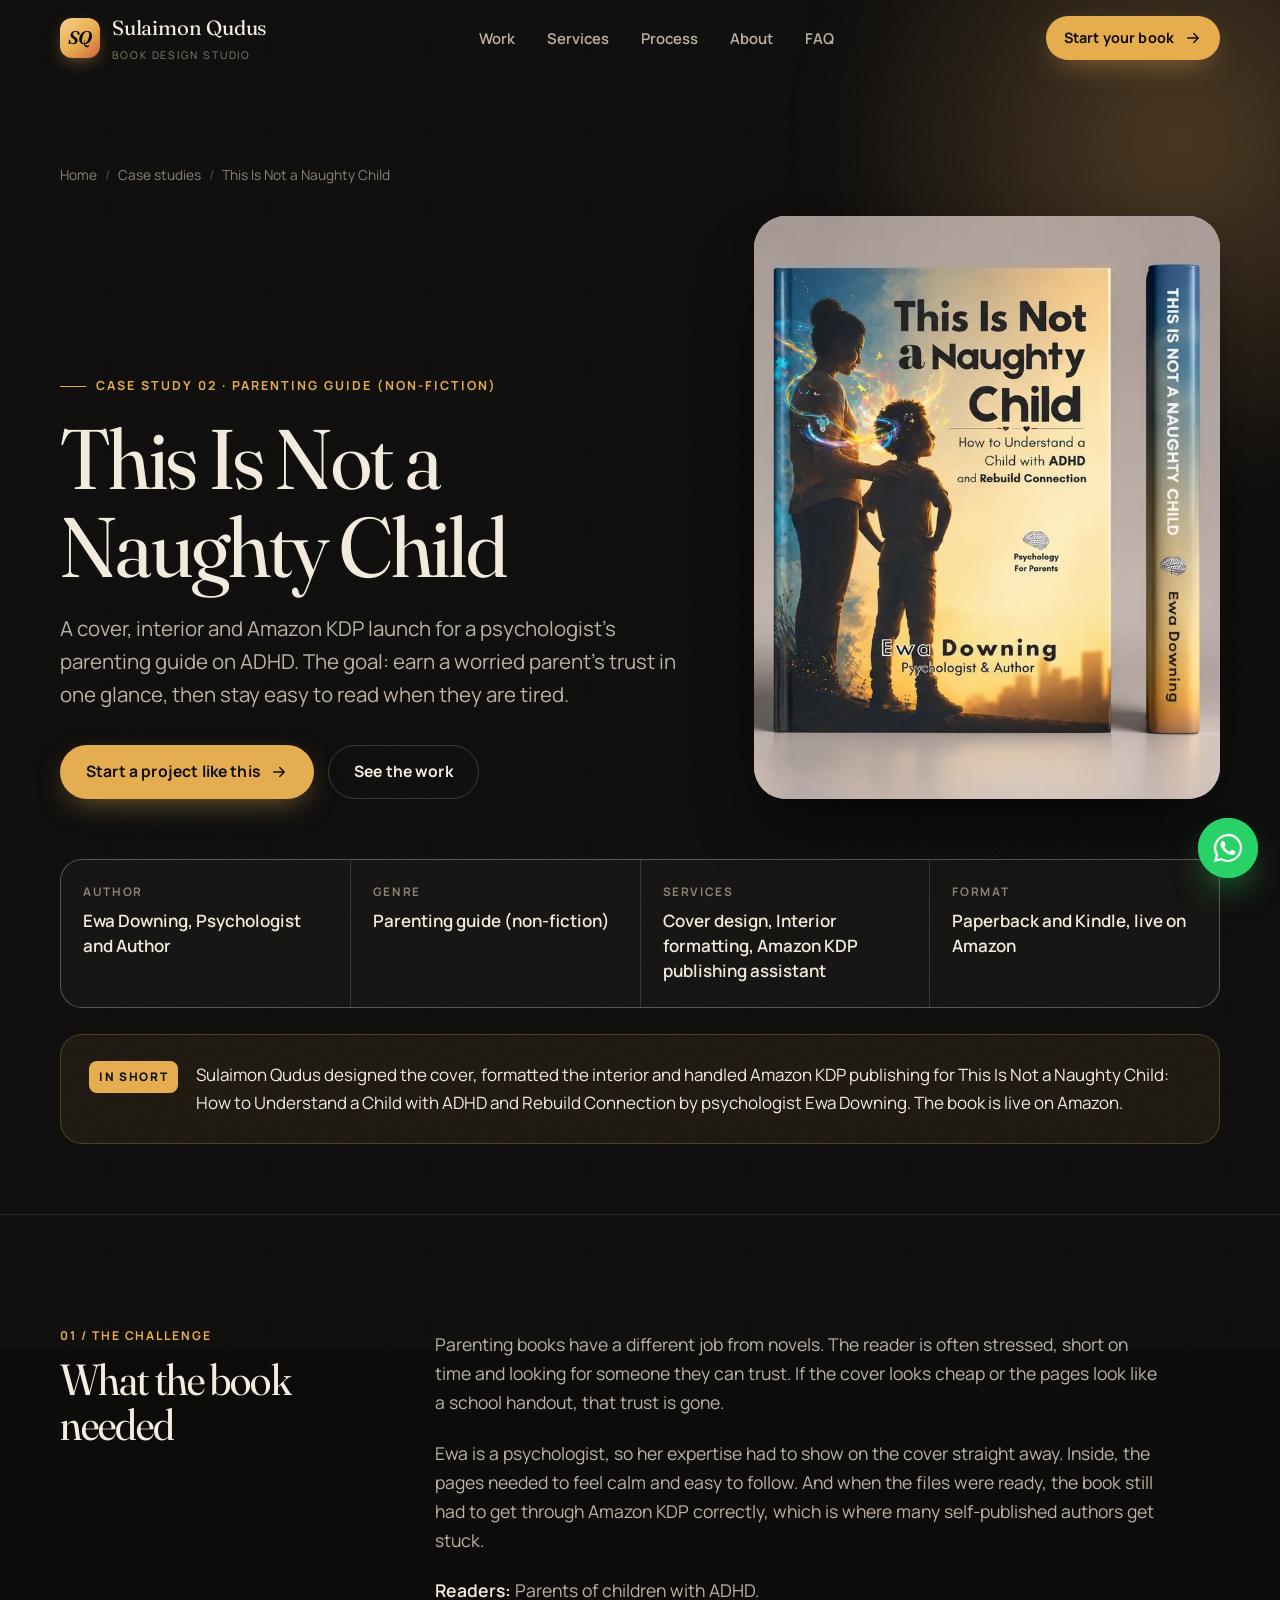
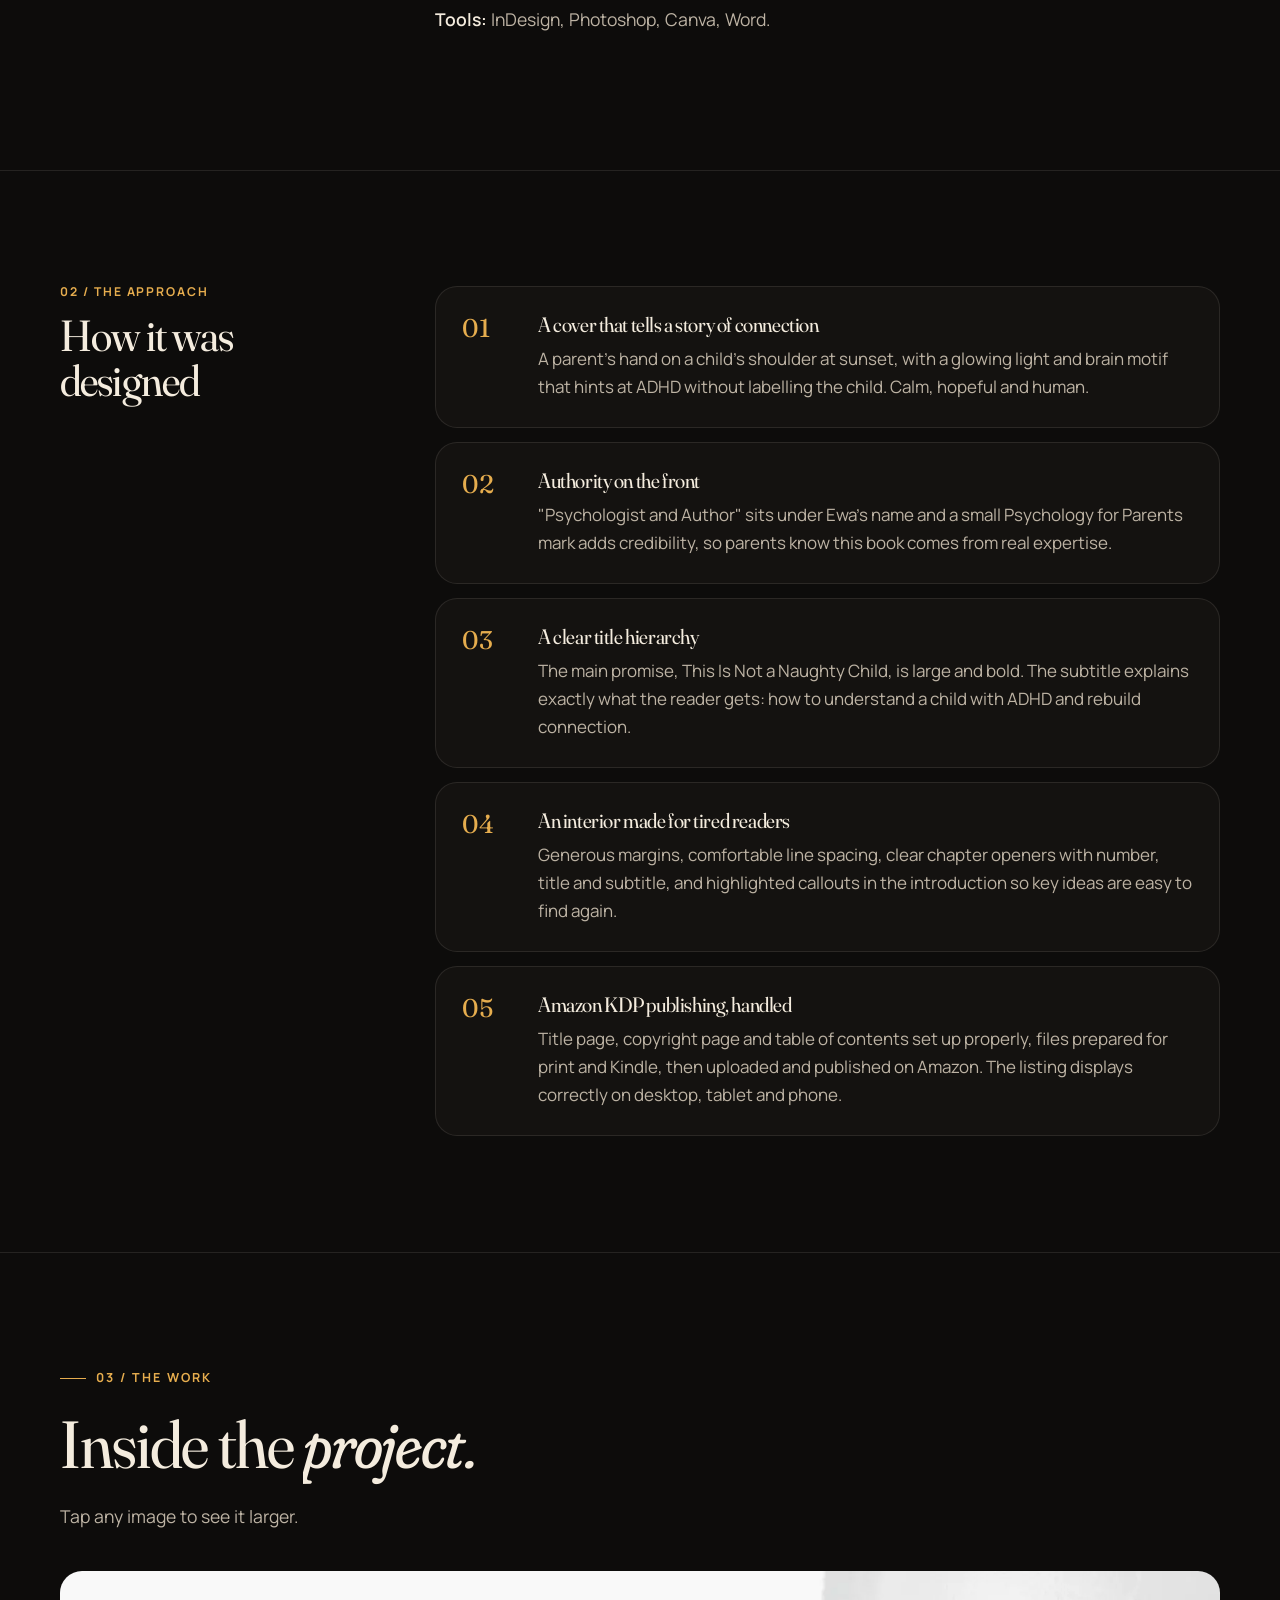
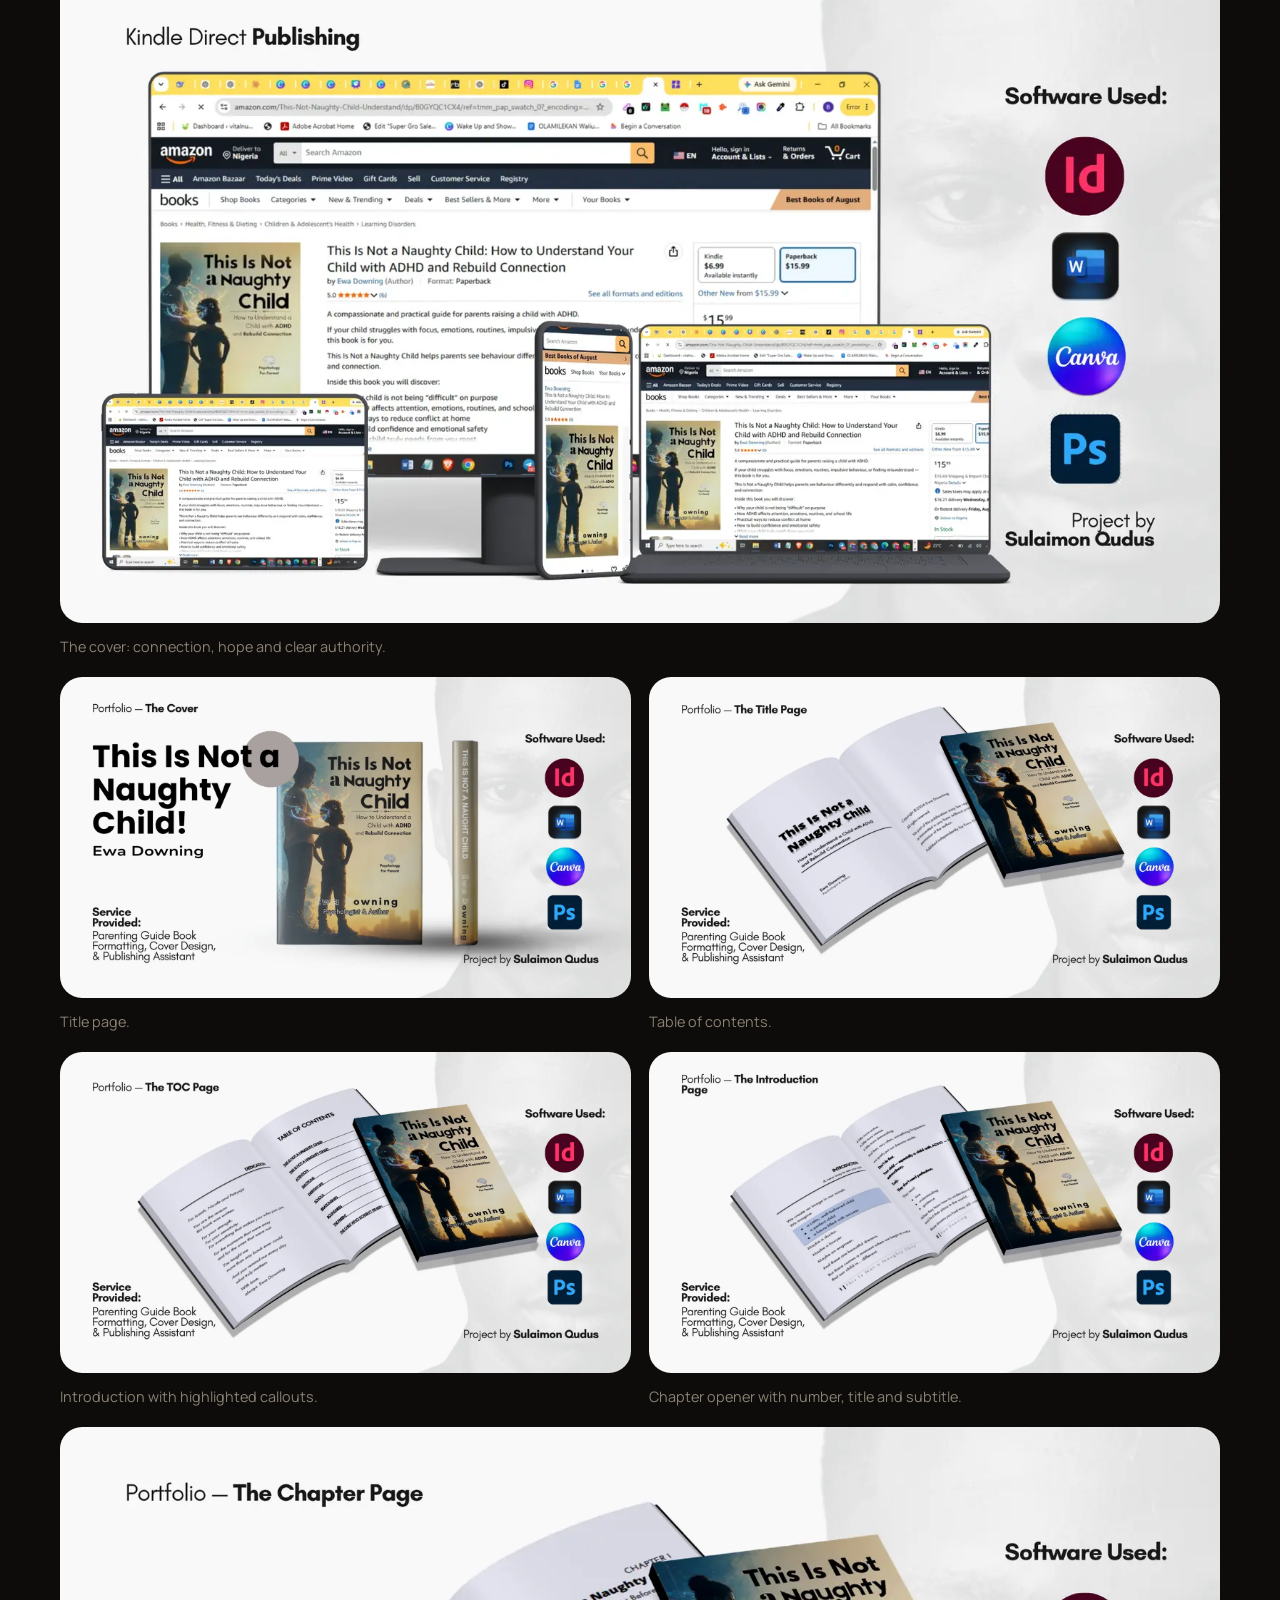
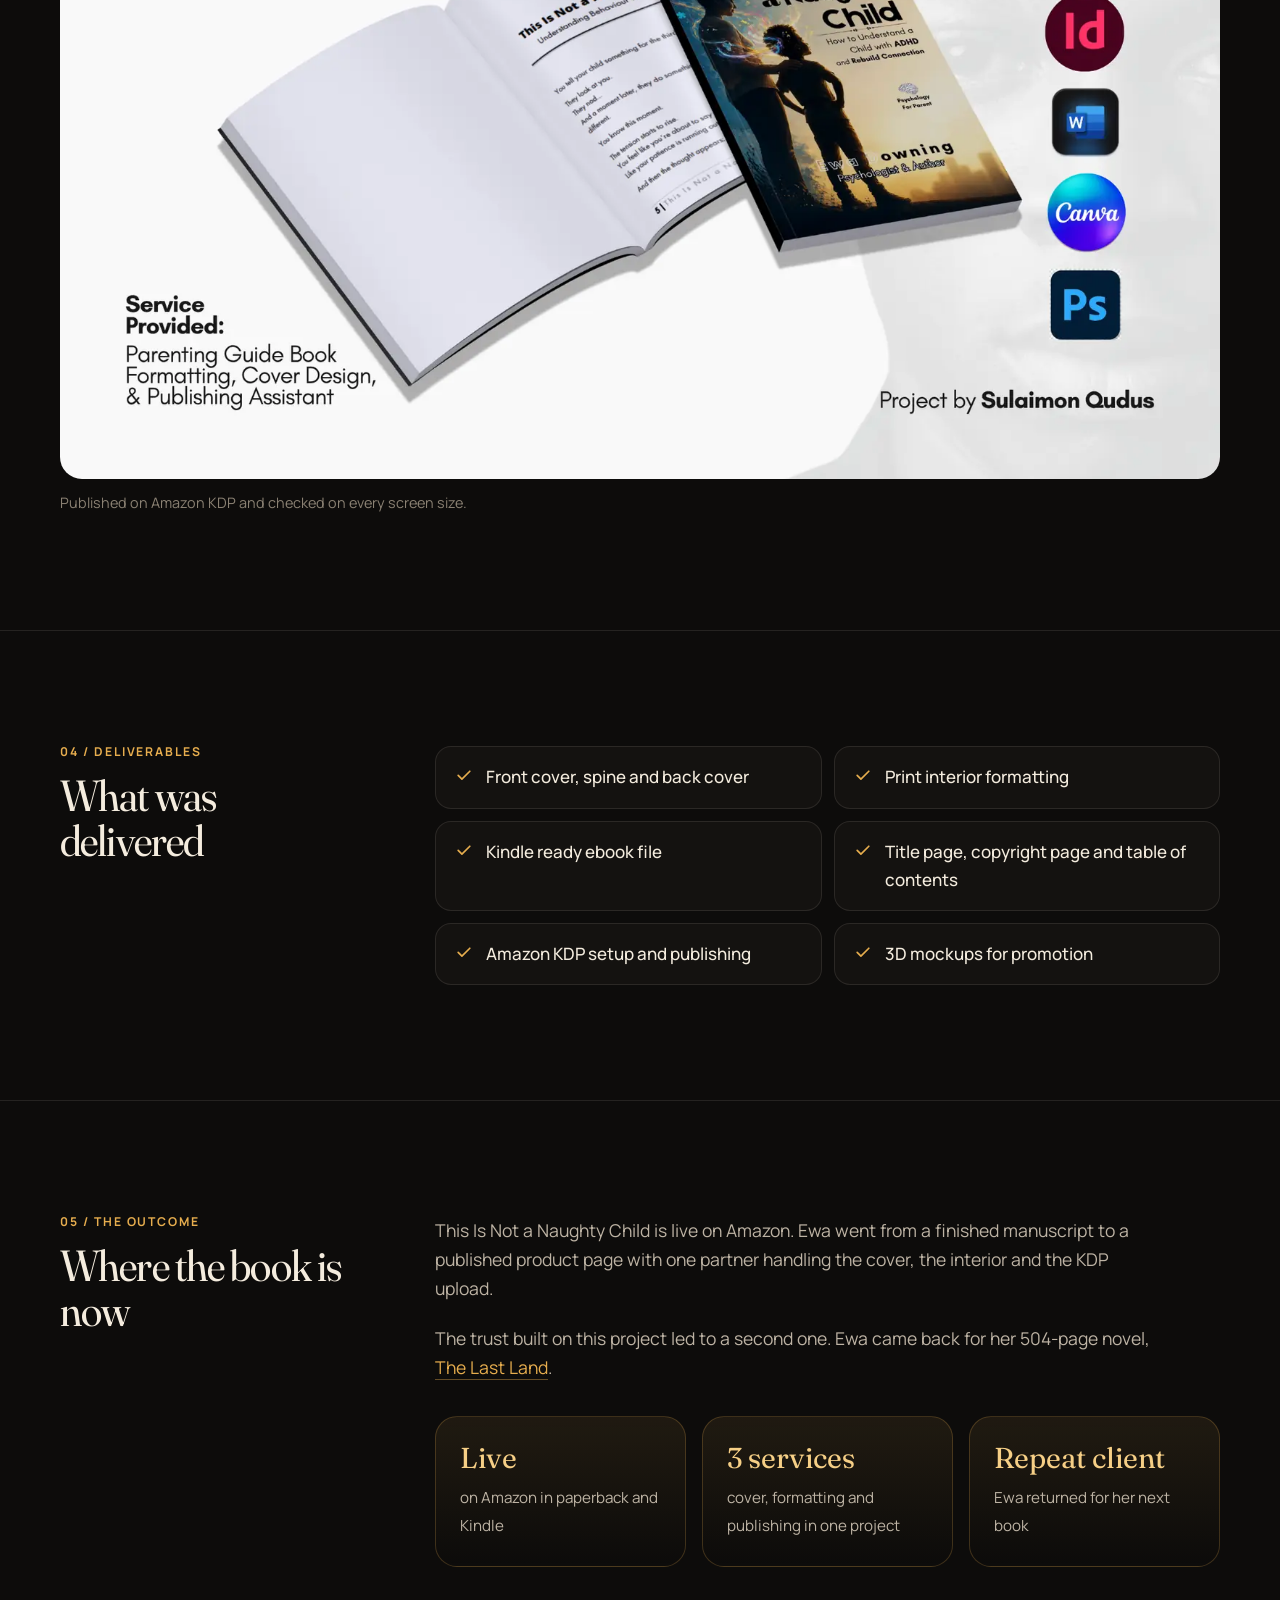
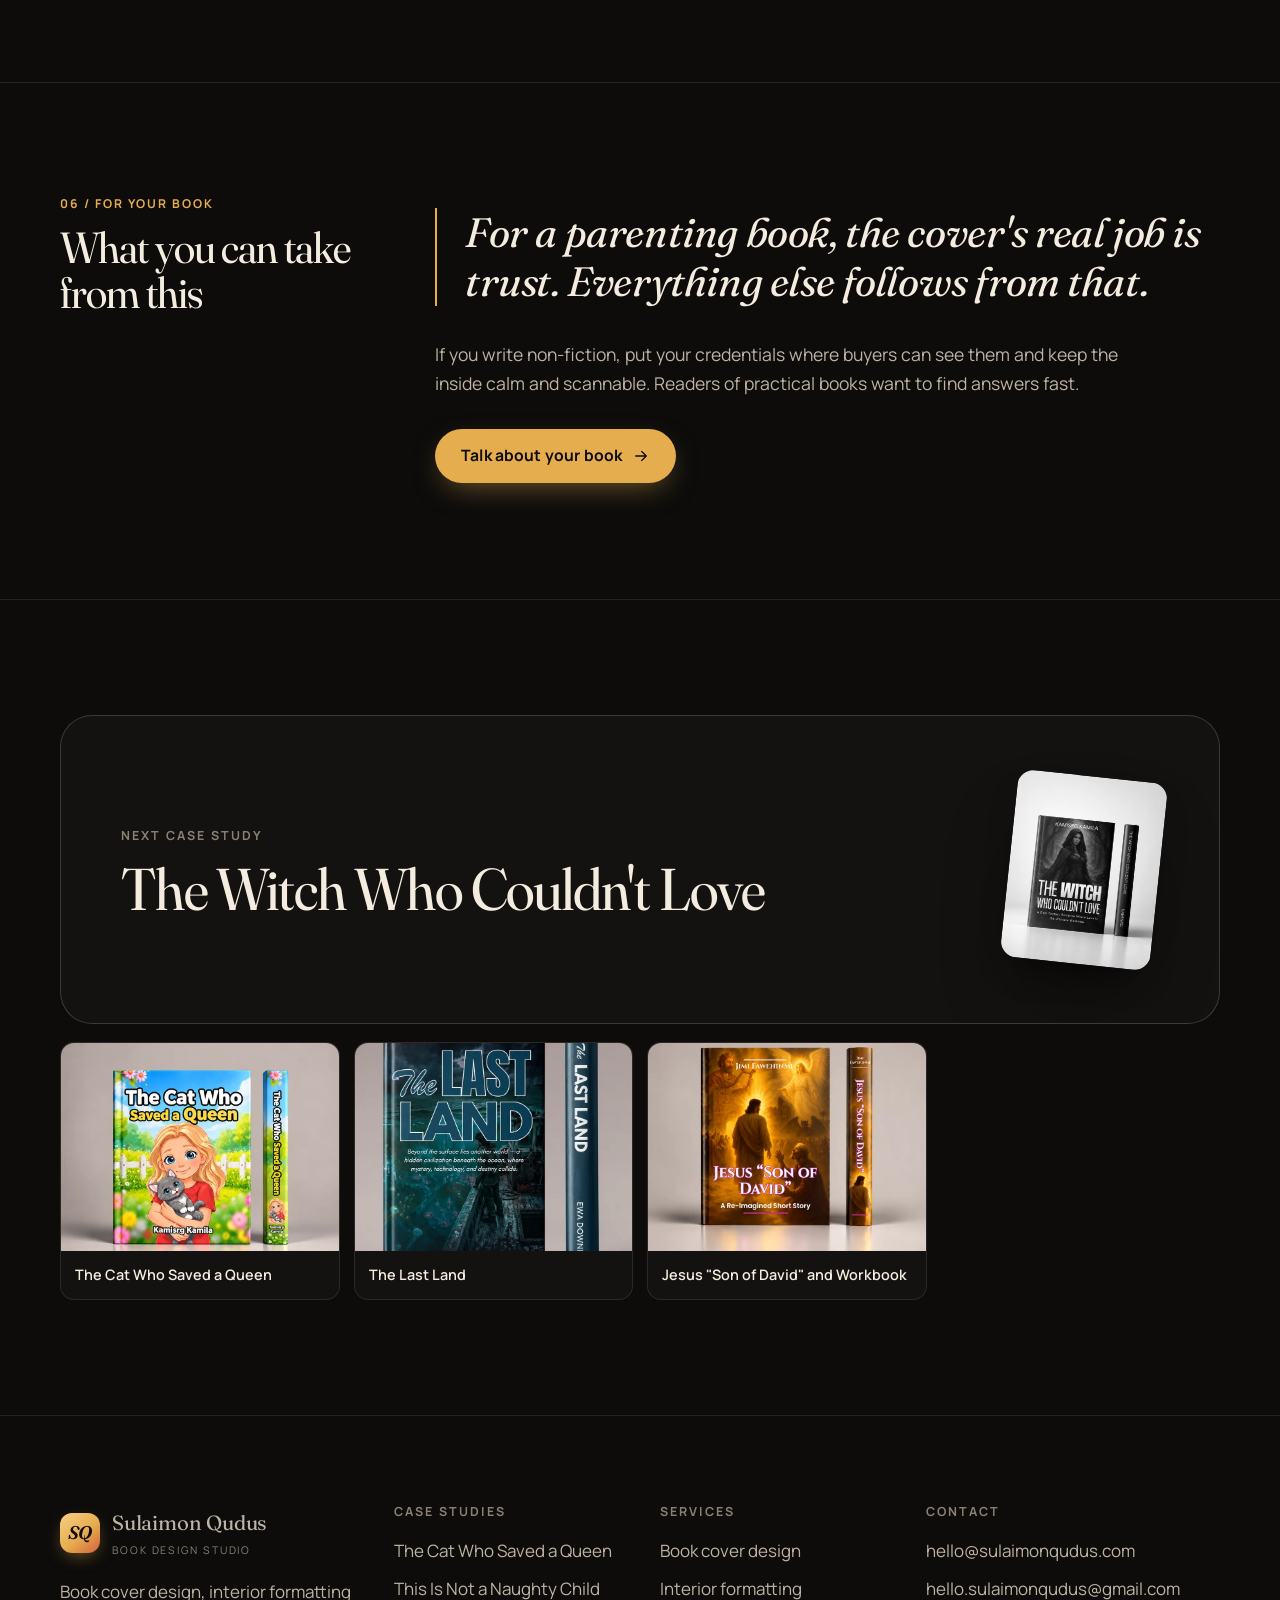
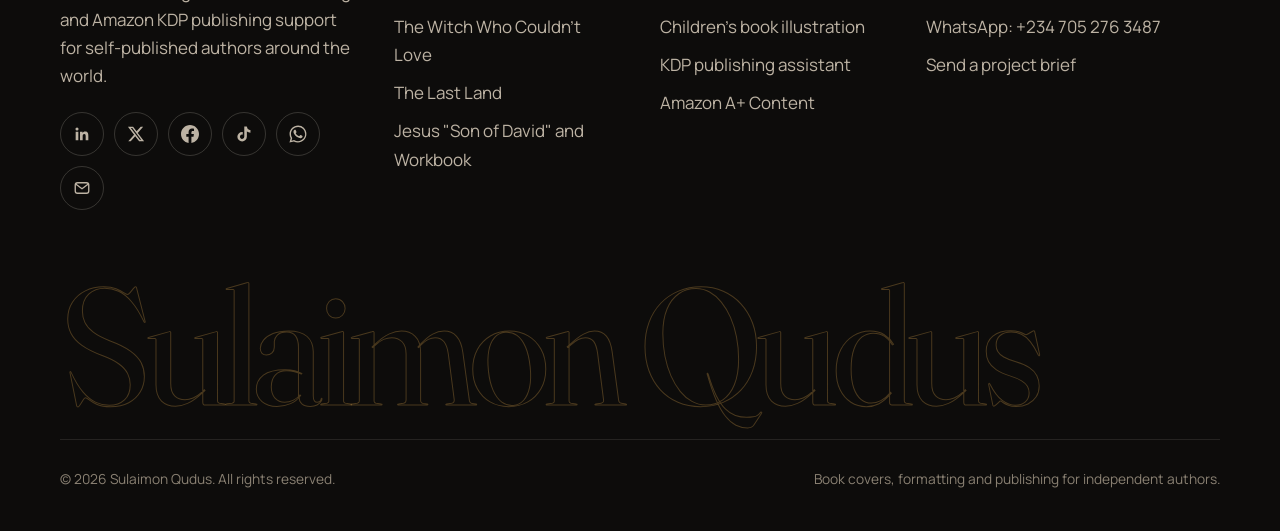
<file: this-is-not-a-naughty-child.html>
<!doctype html>
<html lang="en">
<head>
<meta charset="utf-8">
<meta name="viewport" content="width=device-width, initial-scale=1, viewport-fit=cover">
<title>This Is Not a Naughty Child | Case Study by Sulaimon Qudus</title>
<meta name="description" content="Sulaimon Qudus designed the cover, formatted the interior and handled Amazon KDP publishing for This Is Not a Naughty Child: How to Understand a Child...">
<meta name="author" content="Sulaimon Qudus">
<meta name="robots" content="index, follow, max-image-preview:large, max-snippet:-1">
<link rel="canonical" href="https://sulaimonqudus.com/this-is-not-a-naughty-child">
<meta name="theme-color" content="#0d0c0b">
<meta property="og:type" content="article">
<meta property="og:site_name" content="Sulaimon Qudus">
<meta property="og:title" content="This Is Not a Naughty Child | Case Study by Sulaimon Qudus">
<meta property="og:description" content="Sulaimon Qudus designed the cover, formatted the interior and handled Amazon KDP publishing for This Is Not a Naughty Child: How to Understand a Child...">
<meta property="og:url" content="https://sulaimonqudus.com/this-is-not-a-naughty-child">
<meta property="og:image" content="https://sulaimonqudus.com/og-this-is-not-a-naughty-child.jpg">
<meta property="og:image:width" content="1200">
<meta property="og:image:height" content="630">
<meta property="og:image:alt" content="This Is Not a Naughty Child | Case Study by Sulaimon Qudus">
<meta property="og:locale" content="en_GB">
<meta name="twitter:card" content="summary_large_image">
<meta name="twitter:site" content="@qudus__sulaimon">
<meta name="twitter:creator" content="@qudus__sulaimon">
<meta name="twitter:title" content="This Is Not a Naughty Child | Case Study by Sulaimon Qudus">
<meta name="twitter:description" content="Sulaimon Qudus designed the cover, formatted the interior and handled Amazon KDP publishing for This Is Not a Naughty Child: How to Understand a Child...">
<meta name="twitter:image" content="https://sulaimonqudus.com/og-this-is-not-a-naughty-child.jpg">
<link rel="icon" href="favicon.svg" type="image/svg+xml">
<link rel="icon" href="favicon-32.png" sizes="32x32" type="image/png">
<link rel="apple-touch-icon" href="apple-touch-icon.png">
<link rel="preconnect" href="https://fonts.googleapis.com">
<link rel="preconnect" href="https://fonts.gstatic.com" crossorigin>
<link rel="stylesheet" href="https://fonts.googleapis.com/css2?family=Fraunces:ital,opsz,wght,SOFT,WONK@0,9..144,300..700,0..100,0..1;1,9..144,300..700,0..100,0..1&family=Manrope:wght@400;500;600;700;800&display=swap">
<link rel="stylesheet" href="styles.css?v=1">
<link rel="preload" as="image" href="mockup-not-a-naughty-child.webp">
<script type="application/ld+json">{"@context":"https://schema.org","@graph":[{"@type":"WebSite","@id":"https://sulaimonqudus.com/#website","url":"https://sulaimonqudus.com/","name":"Sulaimon Qudus","publisher":{"@id":"https://sulaimonqudus.com/#person"},"inLanguage":"en"},{"@type":"Person","@id":"https://sulaimonqudus.com/#person","name":"Sulaimon Qudus","givenName":"Qudus","familyName":"Sulaimon","jobTitle":"Book Cover Designer and Interior Formatter","description":"Book cover designer, interior formatter and Amazon KDP publishing assistant for self-published authors.","url":"https://sulaimonqudus.com/","image":"https://sulaimonqudus.com/sulaimon-qudus.webp","email":"mailto:hello@sulaimonqudus.com","telephone":"+2347052763487","nationality":{"@type":"Country","name":"Nigeria"},"knowsAbout":["Book cover design","Book interior formatting","Typesetting","Amazon KDP publishing","Amazon A+ Content","Children's book illustration","Workbook design","Self-publishing","Adobe InDesign","Adobe Photoshop","Canva"],"sameAs":["https://www.linkedin.com/in/sulaimonqudus","https://x.com/qudus__sulaimon","https://www.facebook.com/qudus.sulaimon0","https://www.tiktok.com/@sulaimon.qudus"],"worksFor":{"@id":"https://sulaimonqudus.com/#business"}},{"@type":"Article","@id":"https://sulaimonqudus.com/this-is-not-a-naughty-child#article","headline":"This Is Not a Naughty Child: Parenting guide (non-fiction) case study","description":"Sulaimon Qudus designed the cover, formatted the interior and handled Amazon KDP publishing for This Is Not a Naughty Child: How to Understand a Child with ADHD and Rebuild Connection by psychologist Ewa Downing. The book is live on Amazon.","image":["https://sulaimonqudus.com/og-this-is-not-a-naughty-child.jpg","https://sulaimonqudus.com/mockup-not-a-naughty-child.webp"],"author":{"@id":"https://sulaimonqudus.com/#person"},"publisher":{"@id":"https://sulaimonqudus.com/#person"},"mainEntityOfPage":"https://sulaimonqudus.com/this-is-not-a-naughty-child","datePublished":"2026-11-19","dateModified":"2026-11-19","inLanguage":"en","about":{"@type":"Book","name":"This Is Not a Naughty Child","author":{"@type":"Person","name":"Ewa Downing"},"genre":"Parenting guide (non-fiction)","image":"https://sulaimonqudus.com/mockup-not-a-naughty-child.webp"},"keywords":"Cover design, Interior formatting, Amazon KDP publishing assistant, Parenting guide (non-fiction), book cover design, self-publishing"},{"@type":"BreadcrumbList","itemListElement":[{"@type":"ListItem","position":1,"name":"Home","item":"https://sulaimonqudus.com/"},{"@type":"ListItem","position":2,"name":"Case studies","item":"https://sulaimonqudus.com/#work"},{"@type":"ListItem","position":3,"name":"This Is Not a Naughty Child","item":"https://sulaimonqudus.com/this-is-not-a-naughty-child"}]}]}</script>
</head><body>
<a class="skip-link" href="#main">Skip to content</a>
<div class="progress" aria-hidden="true"></div>
<div class="grain" aria-hidden="true"></div>
<header class="site-header">
  <nav class="wrap nav" aria-label="Main">
    <a class="logo" href="home.html" aria-label="Sulaimon Qudus, home">
      <span class="logo-mark" aria-hidden="true">SQ</span>
      <span>Sulaimon Qudus<small>Book Design Studio</small></span>
    </a>
    <ul class="nav-links"><li><a href="home.html#work">Work</a></li><li><a href="home.html#services">Services</a></li><li><a href="home.html#process">Process</a></li><li><a href="home.html#about">About</a></li><li><a href="home.html#faq">FAQ</a></li></ul>
    <div class="nav-cta">
      <a class="btn btn-sm" href="home.html#contact" data-magnetic>Start your book <svg viewBox="0 0 24 24" fill="none" stroke="currentColor" stroke-width="1.8" stroke-linecap="round" stroke-linejoin="round" aria-hidden="true"><path d="M5 12h14M13 6l6 6-6 6"/></svg></a>
      <button class="menu-btn" aria-label="Open menu" aria-expanded="false" aria-controls="mobile-menu"><span></span><span></span></button>
    </div>
  </nav>
</header>
<div class="mobile-menu" id="mobile-menu">
  <ul><li><a href="home.html#work">Work</a></li><li><a href="home.html#services">Services</a></li><li><a href="home.html#process">Process</a></li><li><a href="home.html#about">About</a></li><li><a href="home.html#faq">FAQ</a></li><li><a href="home.html#contact">Contact</a></li></ul>
  <a class="btn" href="https://wa.me/2347052763487" target="_blank" rel="noopener"><svg viewBox="0 0 24 24" fill="currentColor" aria-hidden="true"><path d="M17.47 14.38c-.3-.15-1.76-.87-2.03-.97-.27-.1-.47-.15-.67.15-.2.3-.77.97-.94 1.17-.17.2-.35.22-.65.07-.3-.15-1.26-.46-2.4-1.48-.89-.79-1.49-1.77-1.66-2.07-.17-.3-.02-.46.13-.61.13-.13.3-.35.45-.52.15-.17.2-.3.3-.5.1-.2.05-.37-.02-.52-.08-.15-.67-1.62-.92-2.22-.24-.58-.49-.5-.67-.51h-.57c-.2 0-.52.07-.8.37-.27.3-1.04 1.02-1.04 2.48 0 1.46 1.07 2.88 1.22 3.08.15.2 2.1 3.2 5.08 4.49.71.31 1.26.49 1.7.63.71.23 1.36.2 1.87.12.57-.09 1.76-.72 2.01-1.41.25-.7.25-1.29.17-1.41-.07-.13-.27-.2-.57-.35M12.05 21.5h-.01a9.4 9.4 0 0 1-4.8-1.31l-.34-.2-3.57.93.95-3.48-.22-.36a9.4 9.4 0 0 1-1.44-5.02c0-5.2 4.23-9.43 9.44-9.43a9.38 9.38 0 0 1 9.43 9.44c0 5.2-4.24 9.43-9.44 9.43m8.03-17.47A11.28 11.28 0 0 0 12.05.7C5.79.7.7 5.79.7 12.05c0 2 .52 3.95 1.52 5.67L.6 23.4l5.82-1.53a11.3 11.3 0 0 0 5.42 1.38h.01c6.26 0 11.35-5.09 11.35-11.35 0-3.03-1.18-5.88-3.33-8.03"/></svg> Chat on WhatsApp</a>
  <div class="socials"><a href="https://www.linkedin.com/in/sulaimonqudus" target="_blank" rel="noopener me" aria-label="LinkedIn"><svg viewBox="0 0 24 24" fill="currentColor" aria-hidden="true"><path d="M20.45 20.45h-3.56v-5.57c0-1.33-.02-3.04-1.85-3.04-1.86 0-2.14 1.45-2.14 2.94v5.67H9.35V9h3.41v1.56h.05c.48-.9 1.64-1.85 3.37-1.85 3.6 0 4.27 2.37 4.27 5.46v6.28ZM5.34 7.43a2.06 2.06 0 1 1 0-4.13 2.06 2.06 0 0 1 0 4.13ZM7.12 20.45H3.56V9h3.56v11.45Z"/></svg></a><a href="https://x.com/qudus__sulaimon" target="_blank" rel="noopener me" aria-label="X (Twitter)"><svg viewBox="0 0 24 24" fill="currentColor" aria-hidden="true"><path d="M18.24 2.25h3.31l-7.23 8.26 8.5 11.24h-6.66l-5.21-6.82-5.97 6.82H1.67l7.73-8.84L1.25 2.25h6.83l4.71 6.23 5.45-6.23Zm-1.16 17.52h1.83L7.08 4.13H5.12l11.96 15.64Z"/></svg></a><a href="https://www.facebook.com/qudus.sulaimon0" target="_blank" rel="noopener me" aria-label="Facebook"><svg viewBox="0 0 24 24" fill="currentColor" aria-hidden="true"><path d="M24 12.07C24 5.4 18.63 0 12 0S0 5.4 0 12.07C0 18.1 4.39 23.1 10.13 24v-8.44H7.08v-3.49h3.05V9.41c0-3.02 1.79-4.69 4.53-4.69 1.31 0 2.68.24 2.68.24v2.97h-1.51c-1.49 0-1.96.93-1.96 1.89v2.25h3.33l-.53 3.49h-2.8V24C19.61 23.1 24 18.1 24 12.07Z"/></svg></a><a href="https://www.tiktok.com/@sulaimon.qudus" target="_blank" rel="noopener me" aria-label="TikTok"><svg viewBox="0 0 24 24" fill="currentColor" aria-hidden="true"><path d="M19.59 6.69a4.83 4.83 0 0 1-3.77-4.25V2h-3.45v13.67a2.89 2.89 0 0 1-5.2 1.74 2.89 2.89 0 0 1 2.31-4.64c.3 0 .59.04.86.13V9.4a6.34 6.34 0 0 0-.86-.06 6.33 6.33 0 1 0 6.34 6.33V8.69a8.18 8.18 0 0 0 4.77 1.52V6.77a4.85 4.85 0 0 1-1-.08Z"/></svg></a><a href="https://wa.me/2347052763487" target="_blank" rel="noopener me" aria-label="WhatsApp"><svg viewBox="0 0 24 24" fill="currentColor" aria-hidden="true"><path d="M17.47 14.38c-.3-.15-1.76-.87-2.03-.97-.27-.1-.47-.15-.67.15-.2.3-.77.97-.94 1.17-.17.2-.35.22-.65.07-.3-.15-1.26-.46-2.4-1.48-.89-.79-1.49-1.77-1.66-2.07-.17-.3-.02-.46.13-.61.13-.13.3-.35.45-.52.15-.17.2-.3.3-.5.1-.2.05-.37-.02-.52-.08-.15-.67-1.62-.92-2.22-.24-.58-.49-.5-.67-.51h-.57c-.2 0-.52.07-.8.37-.27.3-1.04 1.02-1.04 2.48 0 1.46 1.07 2.88 1.22 3.08.15.2 2.1 3.2 5.08 4.49.71.31 1.26.49 1.7.63.71.23 1.36.2 1.87.12.57-.09 1.76-.72 2.01-1.41.25-.7.25-1.29.17-1.41-.07-.13-.27-.2-.57-.35M12.05 21.5h-.01a9.4 9.4 0 0 1-4.8-1.31l-.34-.2-3.57.93.95-3.48-.22-.36a9.4 9.4 0 0 1-1.44-5.02c0-5.2 4.23-9.43 9.44-9.43a9.38 9.38 0 0 1 9.43 9.44c0 5.2-4.24 9.43-9.44 9.43m8.03-17.47A11.28 11.28 0 0 0 12.05.7C5.79.7.7 5.79.7 12.05c0 2 .52 3.95 1.52 5.67L.6 23.4l5.82-1.53a11.3 11.3 0 0 0 5.42 1.38h.01c6.26 0 11.35-5.09 11.35-11.35 0-3.03-1.18-5.88-3.33-8.03"/></svg></a><a href="mailto:hello@sulaimonqudus.com" aria-label="Email"><svg viewBox="0 0 24 24" fill="none" stroke="currentColor" stroke-width="1.8" stroke-linecap="round" stroke-linejoin="round" aria-hidden="true"><rect x="3" y="5" width="18" height="14" rx="3"/><path d="m4 7 8 6 8-6"/></svg></a></div>
</div>

<main id="main" style="--accent-glow:rgba(240, 170, 90, .28)">
<article>
<header class="case-hero">
  <div class="wrap">
    <ol class="crumbs" aria-label="Breadcrumb"><li><a href="home.html">Home</a></li><li><a href="home.html#work">Case studies</a></li><li aria-current="page">This Is Not a Naughty Child</li></ol>
    <div class="case-hero-grid">
      <div>
        <span class="eyebrow hero-fade">Case study 02 &middot; Parenting guide (non-fiction)</span>
        <h1 class="hero-fade d1">This Is Not a Naughty Child</h1>
        <p class="lead hero-fade d2">A cover, interior and Amazon KDP launch for a psychologist&#x27;s parenting guide on ADHD. The goal: earn a worried parent&#x27;s trust in one glance, then stay easy to read when they are tired.</p>
        <div class="hero-actions hero-fade d3" style="margin-bottom:0">
          <a class="btn" href="home.html#contact" data-magnetic>Start a project like this <svg viewBox="0 0 24 24" fill="none" stroke="currentColor" stroke-width="1.8" stroke-linecap="round" stroke-linejoin="round" aria-hidden="true"><path d="M5 12h14M13 6l6 6-6 6"/></svg></a>
          <a class="btn btn-ghost" href="#gallery">See the work</a>
        </div>
      </div>
      <div class="case-cover hero-fade d2"><img src="mockup-not-a-naughty-child.webp" alt="This Is Not a Naughty Child book cover mockup designed by Sulaimon Qudus" width="1200" height="900" decoding="async" fetchpriority="high"></div>
    </div>
    <dl class="facts hero-fade d4">
      <div class="fact"><dt>Author</dt><dd>Ewa Downing, Psychologist and Author</dd></div>
      <div class="fact"><dt>Genre</dt><dd>Parenting guide (non-fiction)</dd></div>
      <div class="fact"><dt>Services</dt><dd>Cover design, Interior formatting, Amazon KDP publishing assistant</dd></div>
      <div class="fact"><dt>Format</dt><dd>Paperback and Kindle, live on Amazon</dd></div>
    </dl>
    <div class="tldr hero-fade d4"><span class="k">In short</span><p>Sulaimon Qudus designed the cover, formatted the interior and handled Amazon KDP publishing for This Is Not a Naughty Child: How to Understand a Child with ADHD and Rebuild Connection by psychologist Ewa Downing. The book is live on Amazon.</p></div>
  </div>
</header>

<section class="case-section" aria-labelledby="challenge">
  <div class="wrap case-cols">
    <h2 id="challenge"><span class="label">01 / The challenge</span>What the book needed</h2>
    <div class="prose reveal"><p>Parenting books have a different job from novels. The reader is often stressed, short on time and looking for someone they can trust. If the cover looks cheap or the pages look like a school handout, that trust is gone.</p><p>Ewa is a psychologist, so her expertise had to show on the cover straight away. Inside, the pages needed to feel calm and easy to follow. And when the files were ready, the book still had to get through Amazon KDP correctly, which is where many self-published authors get stuck.</p><p><strong>Readers:</strong> Parents of children with ADHD.<br><strong>Tools:</strong> InDesign, Photoshop, Canva, Word.</p></div>
  </div>
</section>

<section class="case-section" aria-labelledby="approach">
  <div class="wrap case-cols">
    <h2 id="approach"><span class="label">02 / The approach</span>How it was designed</h2>
    <ol class="approach stagger"><li><div><h3>A cover that tells a story of connection</h3><p>A parent&#x27;s hand on a child&#x27;s shoulder at sunset, with a glowing light and brain motif that hints at ADHD without labelling the child. Calm, hopeful and human.</p></div></li><li><div><h3>Authority on the front</h3><p>&quot;Psychologist and Author&quot; sits under Ewa&#x27;s name and a small Psychology for Parents mark adds credibility, so parents know this book comes from real expertise.</p></div></li><li><div><h3>A clear title hierarchy</h3><p>The main promise, This Is Not a Naughty Child, is large and bold. The subtitle explains exactly what the reader gets: how to understand a child with ADHD and rebuild connection.</p></div></li><li><div><h3>An interior made for tired readers</h3><p>Generous margins, comfortable line spacing, clear chapter openers with number, title and subtitle, and highlighted callouts in the introduction so key ideas are easy to find again.</p></div></li><li><div><h3>Amazon KDP publishing, handled</h3><p>Title page, copyright page and table of contents set up properly, files prepared for print and Kindle, then uploaded and published on Amazon. The listing displays correctly on desktop, tablet and phone.</p></div></li></ol>
  </div>
</section>

<section class="case-section" id="gallery" aria-labelledby="gallery-title">
  <div class="wrap">
    <div class="section-head" style="margin-bottom:40px">
      <span class="eyebrow">03 / The work</span>
      <h2 id="gallery-title" data-split>Inside the <em>project.</em></h2>
      <p>Tap any image to see it larger.</p>
    </div>
    <div class="gallery"><figure class="g-wide reveal"><button type="button" data-lightbox="naughty-board-cover.webp" data-caption="The cover: connection, hope and clear authority." data-cursor="view" aria-label="Enlarge image: The cover: connection, hope and clear authority."><img src="naughty-board-cover.webp" alt="Cover design board for This Is Not a Naughty Child by Ewa Downing" width="1600" height="900" loading="lazy" decoding="async"></button><figcaption>The cover: connection, hope and clear authority.</figcaption></figure><figure class=" reveal"><button type="button" data-lightbox="naughty-board-title.webp" data-caption="Title page." data-cursor="view" aria-label="Enlarge image: Title page."><img src="naughty-board-title.webp" alt="Open book mockup showing the title page" width="1600" height="900" loading="lazy" decoding="async"></button><figcaption>Title page.</figcaption></figure><figure class=" reveal"><button type="button" data-lightbox="naughty-board-toc.webp" data-caption="Table of contents." data-cursor="view" aria-label="Enlarge image: Table of contents."><img src="naughty-board-toc.webp" alt="Open book mockup showing the table of contents" width="1600" height="900" loading="lazy" decoding="async"></button><figcaption>Table of contents.</figcaption></figure><figure class=" reveal"><button type="button" data-lightbox="naughty-board-intro.webp" data-caption="Introduction with highlighted callouts." data-cursor="view" aria-label="Enlarge image: Introduction with highlighted callouts."><img src="naughty-board-intro.webp" alt="Open book mockup showing the introduction with highlighted callouts" width="1600" height="900" loading="lazy" decoding="async"></button><figcaption>Introduction with highlighted callouts.</figcaption></figure><figure class=" reveal"><button type="button" data-lightbox="naughty-board-chapter.webp" data-caption="Chapter opener with number, title and subtitle." data-cursor="view" aria-label="Enlarge image: Chapter opener with number, title and subtitle."><img src="naughty-board-chapter.webp" alt="Open book mockup showing a chapter opening page" width="1600" height="900" loading="lazy" decoding="async"></button><figcaption>Chapter opener with number, title and subtitle.</figcaption></figure><figure class="g-wide reveal"><button type="button" data-lightbox="naughty-board-kdp.webp" data-caption="Published on Amazon KDP and checked on every screen size." data-cursor="view" aria-label="Enlarge image: Published on Amazon KDP and checked on every screen size."><img src="naughty-board-kdp.webp" alt="The Amazon product page for This Is Not a Naughty Child shown on laptop, tablet and phone" width="1600" height="900" loading="lazy" decoding="async"></button><figcaption>Published on Amazon KDP and checked on every screen size.</figcaption></figure></div>
  </div>
</section>

<section class="case-section" aria-labelledby="delivered">
  <div class="wrap case-cols">
    <h2 id="delivered"><span class="label">04 / Deliverables</span>What was delivered</h2>
    <ul class="deliverables stagger"><li><svg viewBox="0 0 24 24" fill="none" stroke="currentColor" stroke-width="2" stroke-linecap="round" stroke-linejoin="round" aria-hidden="true"><path d="m5 12.5 4.5 4.5L19 7.5"/></svg><span>Front cover, spine and back cover</span></li><li><svg viewBox="0 0 24 24" fill="none" stroke="currentColor" stroke-width="2" stroke-linecap="round" stroke-linejoin="round" aria-hidden="true"><path d="m5 12.5 4.5 4.5L19 7.5"/></svg><span>Print interior formatting</span></li><li><svg viewBox="0 0 24 24" fill="none" stroke="currentColor" stroke-width="2" stroke-linecap="round" stroke-linejoin="round" aria-hidden="true"><path d="m5 12.5 4.5 4.5L19 7.5"/></svg><span>Kindle ready ebook file</span></li><li><svg viewBox="0 0 24 24" fill="none" stroke="currentColor" stroke-width="2" stroke-linecap="round" stroke-linejoin="round" aria-hidden="true"><path d="m5 12.5 4.5 4.5L19 7.5"/></svg><span>Title page, copyright page and table of contents</span></li><li><svg viewBox="0 0 24 24" fill="none" stroke="currentColor" stroke-width="2" stroke-linecap="round" stroke-linejoin="round" aria-hidden="true"><path d="m5 12.5 4.5 4.5L19 7.5"/></svg><span>Amazon KDP setup and publishing</span></li><li><svg viewBox="0 0 24 24" fill="none" stroke="currentColor" stroke-width="2" stroke-linecap="round" stroke-linejoin="round" aria-hidden="true"><path d="m5 12.5 4.5 4.5L19 7.5"/></svg><span>3D mockups for promotion</span></li></ul>
  </div>
</section>

<section class="case-section" aria-labelledby="outcome">
  <div class="wrap case-cols">
    <h2 id="outcome"><span class="label">05 / The outcome</span>Where the book is now</h2>
    <div>
      <div class="prose reveal"><p>This Is Not a Naughty Child is live on Amazon. Ewa went from a finished manuscript to a published product page with one partner handling the cover, the interior and the KDP upload.</p><p>The trust built on this project led to a second one. Ewa came back for her 504-page novel, <a href="the-last-land.html">The Last Land</a>.</p></div>
      <div class="outcome-grid stagger"><div class="outcome"><b>Live</b><span>on Amazon in paperback and Kindle</span></div><div class="outcome"><b>3 services</b><span>cover, formatting and publishing in one project</span></div><div class="outcome"><b>Repeat client</b><span>Ewa returned for her next book</span></div></div>
    </div>
  </div>
</section>

<section class="case-section" aria-labelledby="lesson">
  <div class="wrap case-cols">
    <h2 id="lesson"><span class="label">06 / For your book</span>What you can take from this</h2>
    <div class="reveal">
      <blockquote class="pull">For a parenting book, the cover&#x27;s real job is trust. Everything else follows from that.</blockquote>
      <div class="prose" style="margin-top:34px"><p>If you write non-fiction, put your credentials where buyers can see them and keep the inside calm and scannable. Readers of practical books want to find answers fast.</p></div>
      <a class="btn" href="home.html#contact" style="margin-top:10px" data-magnetic>Talk about your book <svg viewBox="0 0 24 24" fill="none" stroke="currentColor" stroke-width="1.8" stroke-linecap="round" stroke-linejoin="round" aria-hidden="true"><path d="M5 12h14M13 6l6 6-6 6"/></svg></a>
    </div>
  </div>
</section>
</article>

<section class="case-section" aria-label="More case studies">
  <div class="wrap">
    <a class="next-case reveal" href="the-witch-who-couldnt-love.html">
      <div><small>Next case study</small><h2>The Witch Who Couldn&#x27;t Love</h2></div>
      <div class="next-thumb"><img src="mockup-witch-who-couldnt-love.webp" alt="The Witch Who Couldn&#x27;t Love cover mockup" width="900" height="1125" loading="lazy" decoding="async"></div>
    </a>
    <div class="other-cases"><a class="mini-case" href="the-cat-who-saved-a-queen.html"><img src="mockup-cat-who-saved-a-queen.webp" alt="The Cat Who Saved a Queen cover mockup" width="900" height="1125" loading="lazy" decoding="async"><span>The Cat Who Saved a Queen</span></a><a class="mini-case" href="the-last-land.html"><img src="mockup-the-last-land.webp" alt="The Last Land cover mockup" width="800" height="1333" loading="lazy" decoding="async"><span>The Last Land</span></a><a class="mini-case" href="jesus-son-of-david.html"><img src="mockup-jesus-son-of-david.webp" alt="Jesus &quot;Son of David&quot; cover mockup" width="900" height="1125" loading="lazy" decoding="async"><span>Jesus &quot;Son of David&quot; and Workbook</span></a></div>
  </div>
</section>
</main>
<footer class="site-footer">
  <div class="wrap">
    <div class="footer-grid">
      <div class="footer-about">
        <a class="logo" href="home.html"><span class="logo-mark" aria-hidden="true">SQ</span><span>Sulaimon Qudus<small>Book Design Studio</small></span></a>
        <p>Book cover design, interior formatting and Amazon KDP publishing support for self-published authors around the world.</p>
        <div class="socials"><a href="https://www.linkedin.com/in/sulaimonqudus" target="_blank" rel="noopener me" aria-label="LinkedIn"><svg viewBox="0 0 24 24" fill="currentColor" aria-hidden="true"><path d="M20.45 20.45h-3.56v-5.57c0-1.33-.02-3.04-1.85-3.04-1.86 0-2.14 1.45-2.14 2.94v5.67H9.35V9h3.41v1.56h.05c.48-.9 1.64-1.85 3.37-1.85 3.6 0 4.27 2.37 4.27 5.46v6.28ZM5.34 7.43a2.06 2.06 0 1 1 0-4.13 2.06 2.06 0 0 1 0 4.13ZM7.12 20.45H3.56V9h3.56v11.45Z"/></svg></a><a href="https://x.com/qudus__sulaimon" target="_blank" rel="noopener me" aria-label="X (Twitter)"><svg viewBox="0 0 24 24" fill="currentColor" aria-hidden="true"><path d="M18.24 2.25h3.31l-7.23 8.26 8.5 11.24h-6.66l-5.21-6.82-5.97 6.82H1.67l7.73-8.84L1.25 2.25h6.83l4.71 6.23 5.45-6.23Zm-1.16 17.52h1.83L7.08 4.13H5.12l11.96 15.64Z"/></svg></a><a href="https://www.facebook.com/qudus.sulaimon0" target="_blank" rel="noopener me" aria-label="Facebook"><svg viewBox="0 0 24 24" fill="currentColor" aria-hidden="true"><path d="M24 12.07C24 5.4 18.63 0 12 0S0 5.4 0 12.07C0 18.1 4.39 23.1 10.13 24v-8.44H7.08v-3.49h3.05V9.41c0-3.02 1.79-4.69 4.53-4.69 1.31 0 2.68.24 2.68.24v2.97h-1.51c-1.49 0-1.96.93-1.96 1.89v2.25h3.33l-.53 3.49h-2.8V24C19.61 23.1 24 18.1 24 12.07Z"/></svg></a><a href="https://www.tiktok.com/@sulaimon.qudus" target="_blank" rel="noopener me" aria-label="TikTok"><svg viewBox="0 0 24 24" fill="currentColor" aria-hidden="true"><path d="M19.59 6.69a4.83 4.83 0 0 1-3.77-4.25V2h-3.45v13.67a2.89 2.89 0 0 1-5.2 1.74 2.89 2.89 0 0 1 2.31-4.64c.3 0 .59.04.86.13V9.4a6.34 6.34 0 0 0-.86-.06 6.33 6.33 0 1 0 6.34 6.33V8.69a8.18 8.18 0 0 0 4.77 1.52V6.77a4.85 4.85 0 0 1-1-.08Z"/></svg></a><a href="https://wa.me/2347052763487" target="_blank" rel="noopener me" aria-label="WhatsApp"><svg viewBox="0 0 24 24" fill="currentColor" aria-hidden="true"><path d="M17.47 14.38c-.3-.15-1.76-.87-2.03-.97-.27-.1-.47-.15-.67.15-.2.3-.77.97-.94 1.17-.17.2-.35.22-.65.07-.3-.15-1.26-.46-2.4-1.48-.89-.79-1.49-1.77-1.66-2.07-.17-.3-.02-.46.13-.61.13-.13.3-.35.45-.52.15-.17.2-.3.3-.5.1-.2.05-.37-.02-.52-.08-.15-.67-1.62-.92-2.22-.24-.58-.49-.5-.67-.51h-.57c-.2 0-.52.07-.8.37-.27.3-1.04 1.02-1.04 2.48 0 1.46 1.07 2.88 1.22 3.08.15.2 2.1 3.2 5.08 4.49.71.31 1.26.49 1.7.63.71.23 1.36.2 1.87.12.57-.09 1.76-.72 2.01-1.41.25-.7.25-1.29.17-1.41-.07-.13-.27-.2-.57-.35M12.05 21.5h-.01a9.4 9.4 0 0 1-4.8-1.31l-.34-.2-3.57.93.95-3.48-.22-.36a9.4 9.4 0 0 1-1.44-5.02c0-5.2 4.23-9.43 9.44-9.43a9.38 9.38 0 0 1 9.43 9.44c0 5.2-4.24 9.43-9.44 9.43m8.03-17.47A11.28 11.28 0 0 0 12.05.7C5.79.7.7 5.79.7 12.05c0 2 .52 3.95 1.52 5.67L.6 23.4l5.82-1.53a11.3 11.3 0 0 0 5.42 1.38h.01c6.26 0 11.35-5.09 11.35-11.35 0-3.03-1.18-5.88-3.33-8.03"/></svg></a><a href="mailto:hello@sulaimonqudus.com" aria-label="Email"><svg viewBox="0 0 24 24" fill="none" stroke="currentColor" stroke-width="1.8" stroke-linecap="round" stroke-linejoin="round" aria-hidden="true"><rect x="3" y="5" width="18" height="14" rx="3"/><path d="m4 7 8 6 8-6"/></svg></a></div>
      </div>
      <div><h4>Case studies</h4><ul><li><a href="the-cat-who-saved-a-queen.html">The Cat Who Saved a Queen</a></li><li><a href="this-is-not-a-naughty-child.html">This Is Not a Naughty Child</a></li><li><a href="the-witch-who-couldnt-love.html">The Witch Who Couldn&#x27;t Love</a></li><li><a href="the-last-land.html">The Last Land</a></li><li><a href="jesus-son-of-david.html">Jesus &quot;Son of David&quot; and Workbook</a></li></ul></div>
      <div><h4>Services</h4><ul>
        <li><a href="home.html#services">Book cover design</a></li>
        <li><a href="home.html#services">Interior formatting</a></li>
        <li><a href="home.html#services">Children's book illustration</a></li>
        <li><a href="home.html#services">KDP publishing assistant</a></li>
        <li><a href="home.html#services">Amazon A+ Content</a></li>
      </ul></div>
      <div><h4>Contact</h4><ul>
        <li><a href="mailto:hello@sulaimonqudus.com">hello@sulaimonqudus.com</a></li>
        <li><a href="mailto:hello.sulaimonqudus@gmail.com">hello.sulaimonqudus@gmail.com</a></li>
        <li><a href="https://wa.me/2347052763487" target="_blank" rel="noopener">WhatsApp: +234 705 276 3487</a></li>
        <li><a href="home.html#contact">Send a project brief</a></li>
      </ul></div>
    </div>
    <div class="footer-big" aria-hidden="true">Sulaimon Qudus</div>
    <div class="footer-bottom">
      <span>&copy; <span data-year>2026</span> Sulaimon Qudus. All rights reserved.</span>
      <span>Book covers, formatting and publishing for independent authors.</span>
    </div>
  </div>
</footer>
<a class="wa-float" href="https://wa.me/2347052763487?text=Hi%20Sulaimon%2C%20I%20found%20your%20website%20and%20I%27d%20like%20to%20talk%20about%20my%20book." target="_blank" rel="noopener" aria-label="Chat on WhatsApp"><svg viewBox="0 0 24 24" fill="currentColor" aria-hidden="true"><path d="M17.47 14.38c-.3-.15-1.76-.87-2.03-.97-.27-.1-.47-.15-.67.15-.2.3-.77.97-.94 1.17-.17.2-.35.22-.65.07-.3-.15-1.26-.46-2.4-1.48-.89-.79-1.49-1.77-1.66-2.07-.17-.3-.02-.46.13-.61.13-.13.3-.35.45-.52.15-.17.2-.3.3-.5.1-.2.05-.37-.02-.52-.08-.15-.67-1.62-.92-2.22-.24-.58-.49-.5-.67-.51h-.57c-.2 0-.52.07-.8.37-.27.3-1.04 1.02-1.04 2.48 0 1.46 1.07 2.88 1.22 3.08.15.2 2.1 3.2 5.08 4.49.71.31 1.26.49 1.7.63.71.23 1.36.2 1.87.12.57-.09 1.76-.72 2.01-1.41.25-.7.25-1.29.17-1.41-.07-.13-.27-.2-.57-.35M12.05 21.5h-.01a9.4 9.4 0 0 1-4.8-1.31l-.34-.2-3.57.93.95-3.48-.22-.36a9.4 9.4 0 0 1-1.44-5.02c0-5.2 4.23-9.43 9.44-9.43a9.38 9.38 0 0 1 9.43 9.44c0 5.2-4.24 9.43-9.44 9.43m8.03-17.47A11.28 11.28 0 0 0 12.05.7C5.79.7.7 5.79.7 12.05c0 2 .52 3.95 1.52 5.67L.6 23.4l5.82-1.53a11.3 11.3 0 0 0 5.42 1.38h.01c6.26 0 11.35-5.09 11.35-11.35 0-3.03-1.18-5.88-3.33-8.03"/></svg><span class="tip">Chat about your book</span></a>
<div class="mobile-bar">
  <a class="btn" href="home.html#contact">Start your book project</a>
  <a class="wa" href="https://wa.me/2347052763487?text=Hi%20Sulaimon%2C%20I%20found%20your%20website%20and%20I%27d%20like%20to%20talk%20about%20my%20book." target="_blank" rel="noopener" aria-label="Chat on WhatsApp"><svg viewBox="0 0 24 24" fill="currentColor" aria-hidden="true"><path d="M17.47 14.38c-.3-.15-1.76-.87-2.03-.97-.27-.1-.47-.15-.67.15-.2.3-.77.97-.94 1.17-.17.2-.35.22-.65.07-.3-.15-1.26-.46-2.4-1.48-.89-.79-1.49-1.77-1.66-2.07-.17-.3-.02-.46.13-.61.13-.13.3-.35.45-.52.15-.17.2-.3.3-.5.1-.2.05-.37-.02-.52-.08-.15-.67-1.62-.92-2.22-.24-.58-.49-.5-.67-.51h-.57c-.2 0-.52.07-.8.37-.27.3-1.04 1.02-1.04 2.48 0 1.46 1.07 2.88 1.22 3.08.15.2 2.1 3.2 5.08 4.49.71.31 1.26.49 1.7.63.71.23 1.36.2 1.87.12.57-.09 1.76-.72 2.01-1.41.25-.7.25-1.29.17-1.41-.07-.13-.27-.2-.57-.35M12.05 21.5h-.01a9.4 9.4 0 0 1-4.8-1.31l-.34-.2-3.57.93.95-3.48-.22-.36a9.4 9.4 0 0 1-1.44-5.02c0-5.2 4.23-9.43 9.44-9.43a9.38 9.38 0 0 1 9.43 9.44c0 5.2-4.24 9.43-9.44 9.43m8.03-17.47A11.28 11.28 0 0 0 12.05.7C5.79.7.7 5.79.7 12.05c0 2 .52 3.95 1.52 5.67L.6 23.4l5.82-1.53a11.3 11.3 0 0 0 5.42 1.38h.01c6.26 0 11.35-5.09 11.35-11.35 0-3.03-1.18-5.88-3.33-8.03"/></svg></a>
</div>
<script src="main.js?v=1" defer></script>
</body>
</html>
</file>
<file: styles.css>
/* =========================================================
   Sulaimon Qudus | Book Cover Design & Publishing
   Design tokens, layout, components, motion
   ========================================================= */

:root {
  --ink: #0d0c0b;
  --ink-2: #141210;
  --ink-3: #1c1916;
  --ink-4: #26221e;
  --line: rgba(244, 236, 222, 0.1);
  --line-2: rgba(244, 236, 222, 0.18);
  --paper: #f4ecde;
  --paper-2: #ebe1cf;
  --paper-ink: #1a1714;
  --text: #f4ecde;
  --text-dim: #bdb3a4;
  --text-mute: #8a8173;
  --gold: #e6ad4e;
  --gold-2: #f6cf86;
  --gold-deep: #b9832c;
  --ember: #d4603f;
  --ok: #7bc49a;
  --radius: 22px;
  --radius-sm: 14px;
  --radius-lg: 32px;
  --shadow-book: 0 40px 80px -30px rgba(0, 0, 0, 0.75), 0 18px 36px -18px rgba(0, 0, 0, 0.6);
  --ease: cubic-bezier(0.22, 1, 0.36, 1);
  --ease-in-out: cubic-bezier(0.65, 0, 0.35, 1);
  --serif: "Fraunces", "Iowan Old Style", "Palatino Linotype", Georgia, serif;
  --sans: "Manrope", system-ui, -apple-system, "Segoe UI", Roboto, sans-serif;
  --wrap: 1240px;
  --gutter: clamp(16px, 4vw, 40px);
  --section: clamp(84px, 12vw, 160px);
  color-scheme: dark;
}

*, *::before, *::after { box-sizing: border-box; }
html { -webkit-text-size-adjust: 100%; scroll-behavior: smooth; scroll-padding-top: 90px; }
body {
  margin: 0;
  background: var(--ink);
  color: var(--text);
  font-family: var(--sans);
  font-size: 17px;
  line-height: 1.65;
  -webkit-font-smoothing: antialiased;
  -moz-osx-font-smoothing: grayscale;
  text-rendering: optimizeLegibility;
  overflow-x: hidden;
}
img { max-width: 100%; height: auto; display: block; }
a { color: inherit; text-decoration: none; }
button { font: inherit; color: inherit; cursor: pointer; }
:focus-visible { outline: 2px solid var(--gold); outline-offset: 3px; border-radius: 6px; }
::selection { background: var(--gold); color: var(--ink); }

.sr-only { position: absolute; width: 1px; height: 1px; padding: 0; margin: -1px; overflow: hidden; clip: rect(0 0 0 0); white-space: nowrap; border: 0; }
.skip-link { position: fixed; top: -60px; left: 16px; z-index: 200; background: var(--gold); color: var(--ink); padding: 10px 16px; border-radius: 10px; font-weight: 700; transition: top .2s; }
.skip-link:focus { top: 12px; }

/* Grain texture over everything for a printed-paper feel */
.grain {
  position: fixed; inset: -50%; z-index: 90; pointer-events: none; opacity: .05;
  background-image: url("data:image/svg+xml,%3Csvg xmlns='http://www.w3.org/2000/svg' width='160' height='160'%3E%3Cfilter id='n'%3E%3CfeTurbulence type='fractalNoise' baseFrequency='.9' numOctaves='3' stitchTiles='stitch'/%3E%3C/filter%3E%3Crect width='100%25' height='100%25' filter='url(%23n)'/%3E%3C/svg%3E");
  animation: grain 8s steps(10) infinite;
}
@keyframes grain {
  0%, 100% { transform: translate(0, 0); }
  20% { transform: translate(-5%, 3%); }
  40% { transform: translate(3%, -6%); }
  60% { transform: translate(-7%, 2%); }
  80% { transform: translate(4%, 5%); }
}

.wrap { width: 100%; max-width: var(--wrap); margin: 0 auto; padding: 0 var(--gutter); }
.section { padding: var(--section) 0; position: relative; }

/* ---------- Type ---------- */
h1, h2, h3, h4 { font-family: var(--serif); font-weight: 400; line-height: 1.04; letter-spacing: -0.02em; margin: 0; font-variation-settings: "opsz" 144, "SOFT" 30; }
h1 { font-size: clamp(2.7rem, 7.4vw, 6.4rem); }
h2 { font-size: clamp(2.2rem, 5.2vw, 4.4rem); }
h3 { font-size: clamp(1.4rem, 2.3vw, 1.9rem); line-height: 1.15; }
em, .it { font-style: italic; font-variation-settings: "opsz" 144, "SOFT" 100, "WONK" 1; }
.gold { color: var(--gold); }
.gold-grad {
  background: linear-gradient(100deg, var(--gold-2) 0%, var(--gold) 45%, var(--ember) 100%);
  -webkit-background-clip: text; background-clip: text; color: transparent;
}
p { margin: 0 0 1em; }
.lead { font-size: clamp(1.08rem, 1.6vw, 1.3rem); color: var(--text-dim); line-height: 1.6; max-width: 40ch; }
.eyebrow {
  display: inline-flex; align-items: center; gap: 10px;
  font-size: .78rem; font-weight: 700; letter-spacing: .16em; text-transform: uppercase; color: var(--gold);
}
.eyebrow::before { content: ""; width: 26px; height: 1px; background: currentColor; }
.section-head { display: grid; gap: 22px; margin-bottom: clamp(44px, 6vw, 80px); max-width: 860px; }
.section-head.center { margin-left: auto; margin-right: auto; text-align: center; justify-items: center; }
.section-head p { color: var(--text-dim); font-size: 1.1rem; max-width: 58ch; margin: 0; }

/* ---------- Buttons ---------- */
.btn {
  --bg: var(--gold); --fg: var(--ink);
  position: relative; display: inline-flex; align-items: center; justify-content: center; gap: 10px;
  min-height: 54px; padding: 0 26px; border-radius: 999px; border: 0;
  background: var(--bg); color: var(--fg); font-weight: 700; font-size: .98rem; letter-spacing: .01em;
  overflow: hidden; isolation: isolate; white-space: nowrap;
  transition: transform .5s var(--ease), box-shadow .5s var(--ease), background .3s;
  box-shadow: 0 10px 30px -10px rgba(230, 173, 78, .55);
}
.btn::before {
  content: ""; position: absolute; inset: 0; z-index: -1; border-radius: inherit;
  background: linear-gradient(100deg, var(--gold-2), var(--gold) 50%, var(--ember));
  transform: translateY(101%); transition: transform .55s var(--ease);
}
.btn:hover::before { transform: translateY(0); }
.btn:hover { box-shadow: 0 18px 40px -12px rgba(230, 173, 78, .7); }
.btn svg { width: 18px; height: 18px; transition: transform .45s var(--ease); }
.btn:hover svg { transform: translateX(4px); }
.btn-ghost { --bg: transparent; --fg: var(--text); box-shadow: inset 0 0 0 1px var(--line-2); }
.btn-ghost::before { background: var(--paper); }
.btn-ghost:hover { --fg: var(--ink); color: var(--ink); box-shadow: inset 0 0 0 1px var(--paper); }
.btn-dark { --bg: var(--ink); --fg: var(--paper); box-shadow: 0 10px 30px -12px rgba(0,0,0,.5); }
.btn-dark::before { background: var(--ink-4); }
.btn-sm { min-height: 44px; padding: 0 18px; font-size: .9rem; }
.btn-block { width: 100%; }
.link-arrow { display: inline-flex; align-items: center; gap: 8px; font-weight: 700; color: var(--gold); }
.link-arrow svg { width: 18px; height: 18px; transition: transform .4s var(--ease); }
.link-arrow:hover svg { transform: translateX(5px); }

/* ---------- Header ---------- */
.progress { position: fixed; top: 0; left: 0; height: 2px; width: 100%; z-index: 120; background: linear-gradient(90deg, var(--gold), var(--ember)); transform-origin: 0 50%; transform: scaleX(0); }
.site-header {
  position: fixed; top: 0; left: 0; right: 0; z-index: 100;
  transition: background .4s, backdrop-filter .4s, border-color .4s, transform .5s var(--ease);
  border-bottom: 1px solid transparent;
}
.site-header.scrolled { background: rgba(13, 12, 11, .72); backdrop-filter: blur(16px) saturate(140%); -webkit-backdrop-filter: blur(16px) saturate(140%); border-color: var(--line); }
.site-header.hide { transform: translateY(-100%); }
.nav { display: flex; align-items: center; justify-content: space-between; height: 76px; gap: 20px; }
.logo { display: inline-flex; align-items: center; gap: 12px; font-family: var(--serif); font-size: 1.28rem; letter-spacing: -.01em; }
.logo-mark {
  width: 40px; height: 40px; border-radius: 12px; display: grid; place-items: center;
  background: linear-gradient(140deg, var(--gold-2), var(--gold) 55%, var(--ember)); color: var(--ink);
  font-family: var(--serif); font-style: italic; font-size: 1.15rem; font-weight: 600; box-shadow: 0 6px 18px -6px rgba(230,173,78,.6);
}
.logo small { display: block; font-family: var(--sans); font-size: .66rem; letter-spacing: .18em; text-transform: uppercase; color: var(--text-mute); margin-top: 2px; }
.nav-links { display: flex; align-items: center; gap: 4px; list-style: none; margin: 0; padding: 0; }
.nav-links a { position: relative; padding: 10px 14px; font-size: .93rem; font-weight: 600; color: var(--text-dim); transition: color .3s; border-radius: 999px; }
.nav-links a:hover, .nav-links a[aria-current="page"] { color: var(--text); }
.nav-links a::after { content: ""; position: absolute; left: 14px; right: 14px; bottom: 6px; height: 1px; background: var(--gold); transform: scaleX(0); transform-origin: right; transition: transform .45s var(--ease); }
.nav-links a:hover::after { transform: scaleX(1); transform-origin: left; }
.nav-cta { display: flex; align-items: center; gap: 10px; }
.menu-btn { display: none; width: 46px; height: 46px; border-radius: 50%; border: 1px solid var(--line-2); background: transparent; position: relative; }
.menu-btn span { position: absolute; left: 13px; right: 13px; height: 1.5px; background: var(--text); transition: transform .45s var(--ease), opacity .3s; }
.menu-btn span:nth-child(1) { top: 18px; }
.menu-btn span:nth-child(2) { top: 26px; }
.menu-open .menu-btn span:nth-child(1) { transform: translateY(4px) rotate(45deg); }
.menu-open .menu-btn span:nth-child(2) { transform: translateY(-4px) rotate(-45deg); }
.mobile-menu {
  position: fixed; inset: 0; z-index: 95; background: var(--ink-2);
  display: flex; flex-direction: column; justify-content: center; padding: 100px var(--gutter) 40px;
  clip-path: circle(0% at calc(100% - 40px) 38px); transition: clip-path .8s var(--ease-in-out); visibility: hidden;
}
.menu-open .mobile-menu { clip-path: circle(150% at calc(100% - 40px) 38px); visibility: visible; }
.mobile-menu ul { list-style: none; margin: 0 0 36px; padding: 0; }
.mobile-menu li a { display: block; font-family: var(--serif); font-size: clamp(2.2rem, 10vw, 3.4rem); line-height: 1.25; padding: 4px 0; opacity: 0; transform: translateY(30px); transition: opacity .6s, transform .8s var(--ease), color .3s; }
.mobile-menu li a:hover { color: var(--gold); }
.menu-open .mobile-menu li a { opacity: 1; transform: none; }
.menu-open .mobile-menu li:nth-child(2) a { transition-delay: .06s; }
.menu-open .mobile-menu li:nth-child(3) a { transition-delay: .12s; }
.menu-open .mobile-menu li:nth-child(4) a { transition-delay: .18s; }
.menu-open .mobile-menu li:nth-child(5) a { transition-delay: .24s; }
.menu-open .mobile-menu li:nth-child(6) a { transition-delay: .3s; }
.mobile-menu .socials { margin-top: 8px; }
body.menu-open { overflow: hidden; }

/* ---------- Hero ---------- */
.hero { position: relative; min-height: 100svh; display: flex; align-items: center; padding: 130px 0 90px; overflow: hidden; }
.hero-glow { position: absolute; inset: 0; pointer-events: none; z-index: 0; }
.hero-glow::before, .hero-glow::after { content: ""; position: absolute; border-radius: 50%; filter: blur(90px); }
.hero-glow::before { width: 620px; height: 620px; right: -120px; top: 6%; background: radial-gradient(circle, rgba(230,173,78,.32), transparent 65%); animation: float-glow 14s var(--ease-in-out) infinite alternate; }
.hero-glow::after { width: 520px; height: 520px; left: -220px; bottom: -160px; background: radial-gradient(circle, rgba(212,96,63,.22), transparent 65%); animation: float-glow 18s var(--ease-in-out) infinite alternate-reverse; }
@keyframes float-glow { to { transform: translate(-60px, 50px) scale(1.12); } }
.hero-lines { position: absolute; inset: 0; z-index: 0; opacity: .5; background-image: linear-gradient(var(--line) 1px, transparent 1px); background-size: 100% 84px; mask-image: radial-gradient(ellipse at 70% 40%, #000 0%, transparent 70%); -webkit-mask-image: radial-gradient(ellipse at 70% 40%, #000 0%, transparent 70%); }
.hero-grid { position: relative; z-index: 1; display: grid; grid-template-columns: 1.15fr .85fr; gap: clamp(30px, 5vw, 70px); align-items: center; }
.hero h1 { margin: 22px 0 26px; font-size: clamp(2.6rem, 5.3vw, 5rem); }
.hero h1 .line { white-space: nowrap; }
.hero h1 .line { display: block; overflow: hidden; padding-bottom: .06em; }
.hero h1 .line > span { display: inline-block; transform: translateY(110%); transition: transform 1.2s var(--ease); }
.is-loaded .hero h1 .line > span { transform: none; }
.is-loaded .hero h1 .line:nth-child(2) > span { transition-delay: .1s; }
.is-loaded .hero h1 .line:nth-child(3) > span { transition-delay: .2s; }
.hero-fade { opacity: 0; transform: translateY(24px); transition: opacity 1s var(--ease), transform 1.2s var(--ease); }
.is-loaded .hero-fade { opacity: 1; transform: none; }
.is-loaded .hero-fade.d1 { transition-delay: .35s; }
.is-loaded .hero-fade.d2 { transition-delay: .5s; }
.is-loaded .hero-fade.d3 { transition-delay: .65s; }
.is-loaded .hero-fade.d4 { transition-delay: .8s; }
.hero-actions { display: flex; flex-wrap: wrap; gap: 14px; margin: 34px 0 30px; }
.hero-note { display: flex; align-items: center; gap: 12px; font-size: .92rem; color: var(--text-mute); }
.avatar-dot { width: 44px; height: 44px; border-radius: 50%; overflow: hidden; border: 2px solid var(--gold); flex: none; }
.avatar-dot img { width: 100%; height: 100%; object-fit: cover; }
.pulse { position: relative; display: inline-block; width: 8px; height: 8px; border-radius: 50%; background: var(--ok); margin-right: 6px; }
.pulse::after { content: ""; position: absolute; inset: 0; border-radius: 50%; background: var(--ok); animation: pulse 2s infinite; }
@keyframes pulse { to { transform: scale(3); opacity: 0; } }

/* Fanned book stack */
.book-stage { position: relative; aspect-ratio: 1 / 1.05; perspective: 1400px; }
.book-fan { position: absolute; inset: 0; transform-style: preserve-3d; transition: transform .9s var(--ease); }
.book-card {
  position: absolute; left: 50%; top: 50%; width: 52%; aspect-ratio: 4 / 5;
  border-radius: 18px; overflow: hidden; box-shadow: var(--shadow-book);
  transform: translate(-50%, -50%) rotate(var(--r, 0deg)) translate(var(--x, 0), var(--y, 0));
  transition: transform 1.2s var(--ease), opacity 1s, box-shadow .5s;
  opacity: 0; background: var(--ink-3);
}
.book-card img { width: 100%; height: 100%; object-fit: cover; }
.is-loaded .book-card { opacity: 1; }
.book-card:nth-child(1) { --r: -16deg; --x: -46%; --y: 6%; z-index: 1; }
.book-card:nth-child(2) { --r: -8deg; --x: -24%; --y: -2%; z-index: 2; }
.book-card:nth-child(3) { --r: 0deg; --x: 0%; --y: -6%; z-index: 5; }
.book-card:nth-child(4) { --r: 8deg; --x: 24%; --y: -2%; z-index: 2; }
.book-card:nth-child(5) { --r: 16deg; --x: 46%; --y: 6%; z-index: 1; }
body:not(.is-loaded) .book-card { --r: 0deg; --x: 0%; --y: 30%; }
.book-stage:hover .book-card:nth-child(1) { --x: -58%; --r: -19deg; }
.book-stage:hover .book-card:nth-child(2) { --x: -30%; --r: -10deg; }
.book-stage:hover .book-card:nth-child(4) { --x: 30%; --r: 10deg; }
.book-stage:hover .book-card:nth-child(5) { --x: 58%; --r: 19deg; }
.float-chip {
  position: absolute; z-index: 10; display: flex; align-items: center; gap: 10px;
  padding: 12px 16px; border-radius: 16px; background: rgba(28, 25, 22, .78); border: 1px solid var(--line-2);
  backdrop-filter: blur(14px); -webkit-backdrop-filter: blur(14px);
  font-size: .85rem; font-weight: 600; box-shadow: 0 20px 40px -20px rgba(0,0,0,.8);
  animation: bob 6s var(--ease-in-out) infinite;
}
.float-chip strong { display: block; font-family: var(--serif); font-weight: 500; font-size: 1.25rem; color: var(--gold); line-height: 1; }
.float-chip span { color: var(--text-dim); font-size: .78rem; }
.float-chip .ic { width: 36px; height: 36px; border-radius: 10px; display: grid; place-items: center; background: rgba(230,173,78,.14); color: var(--gold); flex: none; }
.float-chip .ic svg { width: 18px; height: 18px; }
.chip-a { left: -4%; bottom: 10%; }
.chip-b { right: -2%; top: 8%; animation-delay: -3s; }
@keyframes bob { 50% { transform: translateY(-12px); } }

/* ---------- Marquee ---------- */
.marquee { border-block: 1px solid var(--line); padding: 26px 0; overflow: hidden; position: relative; background: var(--ink-2); }
.marquee-track { display: flex; width: max-content; animation: marquee 40s linear infinite; }
.marquee:hover .marquee-track { animation-play-state: paused; }
.marquee-group { display: flex; align-items: center; gap: 48px; padding-right: 48px; }
.marquee-item { display: inline-flex; align-items: center; gap: 48px; font-family: var(--serif); font-size: clamp(1.4rem, 2.6vw, 2.2rem); white-space: nowrap; color: var(--text-dim); }
.marquee-item:nth-child(even) { font-style: italic; color: var(--text); }
.marquee-item::after { content: "✦"; font-size: .9rem; color: var(--gold); font-style: normal; }
@keyframes marquee { to { transform: translateX(-50%); } }

/* ---------- Problem ---------- */
.problem-grid { display: grid; grid-template-columns: repeat(3, 1fr); gap: 20px; }
.problem-card { padding: 34px 30px; border-radius: var(--radius); border: 1px solid var(--line); background: linear-gradient(180deg, var(--ink-2), var(--ink)); position: relative; overflow: hidden; }
.problem-card .num { font-family: var(--serif); font-size: 3.4rem; line-height: 1; color: transparent; -webkit-text-stroke: 1px var(--line-2); display: block; margin-bottom: 26px; }
.problem-card h3 { margin-bottom: 14px; }
.problem-card p { color: var(--text-dim); margin: 0; }
.statement { font-family: var(--serif); font-size: clamp(1.8rem, 4vw, 3.3rem); line-height: 1.15; letter-spacing: -.02em; max-width: 22ch; margin: clamp(60px, 8vw, 110px) auto 0; text-align: center; }
.statement .w { opacity: .16; transition: opacity .5s; }
.statement .w.on { opacity: 1; }

/* ---------- Services ---------- */
.services-grid { display: grid; grid-template-columns: repeat(6, 1fr); gap: 18px; }
.service {
  grid-column: span 2; position: relative; padding: 32px 28px 30px; border-radius: var(--radius);
  background: var(--ink-2); border: 1px solid var(--line); overflow: hidden; min-height: 300px;
  display: flex; flex-direction: column; transition: border-color .4s, transform .6s var(--ease);
}
.service.wide { grid-column: span 3; }
.service::before { content: ""; position: absolute; inset: 0; background: radial-gradient(500px circle at var(--mx, 50%) var(--my, 0%), rgba(230,173,78,.13), transparent 45%); opacity: 0; transition: opacity .4s; pointer-events: none; }
.service:hover { border-color: rgba(230,173,78,.35); }
.service:hover::before { opacity: 1; }
.service .ic { width: 54px; height: 54px; border-radius: 16px; display: grid; place-items: center; background: rgba(230,173,78,.1); color: var(--gold); margin-bottom: auto; border: 1px solid rgba(230,173,78,.2); }
.service .ic svg { width: 26px; height: 26px; }
.service h3 { margin: 36px 0 12px; }
.service p { color: var(--text-dim); margin: 0 0 18px; font-size: .98rem; }
.tags { display: flex; flex-wrap: wrap; gap: 8px; list-style: none; margin: 0; padding: 0; }
.tags li { font-size: .76rem; font-weight: 600; padding: 6px 12px; border-radius: 999px; border: 1px solid var(--line-2); color: var(--text-dim); }

/* ---------- Work: sticky stacking cards ---------- */
.work-list { display: grid; gap: 0; }
.work-item { position: sticky; top: calc(96px + var(--i, 0) * 18px); padding-bottom: 28px; }
.work-card {
  display: grid; grid-template-columns: 1fr 1.1fr; min-height: min(78vh, 640px);
  border-radius: var(--radius-lg); overflow: hidden; background: var(--ink-3); border: 1px solid var(--line-2);
  box-shadow: 0 -30px 60px -30px rgba(0,0,0,.8); transform-origin: 50% 0; will-change: transform;
}
.work-copy { padding: clamp(28px, 4vw, 56px); display: flex; flex-direction: column; gap: 18px; }
.work-meta { display: flex; flex-wrap: wrap; gap: 10px; align-items: center; font-size: .8rem; font-weight: 700; letter-spacing: .12em; text-transform: uppercase; color: var(--text-mute); }
.work-meta .idx { color: var(--gold); }
.work-copy h3 { font-size: clamp(2rem, 4vw, 3.4rem); line-height: 1.02; }
.work-copy .by { color: var(--text-dim); margin: -6px 0 0; font-size: 1rem; }
.work-copy .desc { color: var(--text-dim); margin: 0; max-width: 46ch; }
.work-copy .tags { margin-top: auto; padding-top: 10px; }
.work-copy .link-arrow { margin-top: 8px; }
.work-media { position: relative; overflow: hidden; background: #c9c3bd; }
.work-media img { width: 100%; height: 100%; object-fit: cover; transform: scale(1.06); transition: transform 1.4s var(--ease); }
.work-card:hover .work-media img { transform: scale(1); }
.work-media .badge { position: absolute; left: 20px; top: 20px; z-index: 2; }
.badge { display: inline-flex; align-items: center; gap: 8px; padding: 8px 14px; border-radius: 999px; font-size: .78rem; font-weight: 700; background: rgba(13,12,11,.82); color: var(--paper); backdrop-filter: blur(8px); -webkit-backdrop-filter: blur(8px); border: 1px solid var(--line-2); }
.badge .dot { width: 7px; height: 7px; border-radius: 50%; background: var(--ok); }

/* ---------- Proof (paper section) ---------- */
.paper { background: var(--paper); color: var(--paper-ink); color-scheme: light; }
.paper .eyebrow { color: var(--gold-deep); }
.paper .section-head p, .paper .lead { color: #5b5349; }
.proof-grid { display: grid; grid-template-columns: .9fr 1.1fr; gap: clamp(36px, 6vw, 90px); align-items: center; }
.proof-photo { position: relative; border-radius: var(--radius-lg); overflow: hidden; box-shadow: 0 50px 90px -40px rgba(40, 28, 10, .55); aspect-ratio: 3 / 4; }
.proof-photo img { width: 100%; height: 100%; object-fit: cover; }
.proof-photo figcaption { position: absolute; left: 16px; right: 16px; bottom: 16px; padding: 14px 16px; border-radius: 16px; background: rgba(244,236,222,.9); backdrop-filter: blur(10px); -webkit-backdrop-filter: blur(10px); font-size: .85rem; color: var(--paper-ink); }
.proof-photo figcaption strong { display: block; font-family: var(--serif); font-size: 1.05rem; font-weight: 500; }
.proof-copy h2 { margin: 18px 0 24px; }
.proof-stats { display: grid; grid-template-columns: repeat(2, 1fr); gap: 2px; margin-top: 40px; border-radius: var(--radius); overflow: hidden; background: rgba(26,23,20,.12); }
.stat { background: var(--paper); padding: 26px 22px; }
.stat b { display: block; font-family: var(--serif); font-weight: 400; font-size: clamp(2.4rem, 4.4vw, 3.5rem); line-height: 1; letter-spacing: -.03em; }
.stat > span { display: block; margin-top: 10px; font-size: .9rem; color: #5b5349; }

/* ---------- Process ---------- */
.process { position: relative; display: grid; gap: 0; max-width: 980px; margin: 0 auto; }
.process-line { position: absolute; left: 31px; top: 10px; bottom: 10px; width: 1px; background: var(--line-2); }
.process-line i { position: absolute; inset: 0; background: linear-gradient(var(--gold), var(--ember)); transform-origin: top; transform: scaleY(0); }
.step { position: relative; display: grid; grid-template-columns: 64px 1fr; gap: clamp(20px, 4vw, 44px); padding: 26px 0; }
.step-num { width: 64px; height: 64px; border-radius: 50%; display: grid; place-items: center; background: var(--ink); border: 1px solid var(--line-2); font-family: var(--serif); font-size: 1.3rem; color: var(--text-dim); position: relative; z-index: 1; transition: all .6s var(--ease); }
.step.on .step-num { background: var(--gold); color: var(--ink); border-color: var(--gold); box-shadow: 0 0 0 8px rgba(230,173,78,.12); }
.step h3 { margin: 14px 0 10px; }
.step p { color: var(--text-dim); margin: 0; max-width: 60ch; }
.step .you { display: inline-block; margin-top: 12px; font-size: .85rem; color: var(--text-mute); }
.step .you b { color: var(--gold); font-weight: 600; }

/* ---------- Packages ---------- */
.packages { display: grid; grid-template-columns: repeat(3, 1fr); gap: 20px; align-items: stretch; }
.package { position: relative; display: flex; flex-direction: column; padding: 36px 30px; border-radius: var(--radius-lg); background: var(--ink-2); border: 1px solid var(--line); }
.package.featured { background: linear-gradient(170deg, #2a2219 0%, var(--ink-2) 60%); border-color: rgba(230,173,78,.45); box-shadow: 0 40px 80px -40px rgba(230,173,78,.35); }
.package .flag { position: absolute; top: -13px; left: 30px; background: var(--gold); color: var(--ink); font-size: .74rem; font-weight: 800; letter-spacing: .1em; text-transform: uppercase; padding: 6px 12px; border-radius: 999px; }
.package h3 { font-size: 1.8rem; }
.package .for { color: var(--text-dim); margin: 10px 0 26px; font-size: .96rem; min-height: 3em; }
.package ul { list-style: none; margin: 0 0 30px; padding: 0; display: grid; gap: 12px; }
.package li { display: grid; grid-template-columns: 22px 1fr; gap: 10px; font-size: .96rem; }
.package li svg { width: 18px; height: 18px; color: var(--gold); margin-top: 4px; }
.package .btn { margin-top: auto; }
.package-note { text-align: center; margin: 34px auto 0; color: var(--text-mute); font-size: .95rem; max-width: 60ch; }

/* ---------- About ---------- */
.about-grid { display: grid; grid-template-columns: .85fr 1.15fr; gap: clamp(36px, 6vw, 90px); align-items: center; }
.portrait { position: relative; }
.portrait-frame { position: relative; border-radius: var(--radius-lg); overflow: hidden; aspect-ratio: 1; box-shadow: 0 50px 90px -40px rgba(40,28,10,.5); }
.portrait-frame img { width: 100%; height: 100%; object-fit: cover; }
.portrait::before { content: ""; position: absolute; inset: 18px -18px -18px 18px; border-radius: var(--radius-lg); border: 1px solid var(--gold-deep); z-index: -1; }
.signature { position: absolute; right: -10px; bottom: -26px; background: var(--ink); color: var(--paper); padding: 16px 20px; border-radius: 18px; font-size: .85rem; box-shadow: 0 20px 40px -20px rgba(0,0,0,.6); }
.signature strong { display: block; font-family: var(--serif); font-style: italic; font-size: 1.4rem; font-weight: 400; color: var(--gold-2); }
.about-copy h2 { margin: 18px 0 26px; }
.about-copy p { color: #4a433a; font-size: 1.06rem; }
.tools { display: flex; flex-wrap: wrap; gap: 10px; margin: 28px 0 0; padding: 0; list-style: none; }
.tools li { display: inline-flex; align-items: center; gap: 10px; padding: 10px 16px 10px 10px; border-radius: 999px; background: rgba(26,23,20,.06); border: 1px solid rgba(26,23,20,.12); font-weight: 600; font-size: .9rem; }
.tools .t { width: 30px; height: 30px; border-radius: 8px; display: grid; place-items: center; font-size: .76rem; font-weight: 800; color: #fff; }
.t-id { background: #49021f; color: #ff3366 !important; }
.t-ps { background: #001e36; color: #31a8ff !important; }
.t-cv { background: linear-gradient(135deg, #00c4cc, #7d2ae8); }
.t-wd { background: #185abd; }
.t-kdp { background: #232f3e; color: #ff9900 !important; }
.values { display: grid; grid-template-columns: repeat(3, 1fr); gap: 16px; margin-top: 34px; }
.value { border-top: 1px solid rgba(26,23,20,.18); padding-top: 16px; }
.value b { display: block; font-family: var(--serif); font-weight: 500; font-size: 1.15rem; margin-bottom: 6px; }
.value span { font-size: .9rem; color: #5b5349; }

/* ---------- FAQ ---------- */
.faq-grid { display: grid; grid-template-columns: .8fr 1.2fr; gap: clamp(36px, 6vw, 90px); align-items: start; }
.faq-side { position: sticky; top: 110px; }
.faq-side p { color: var(--text-dim); margin: 22px 0 28px; }
.faq-list { border-top: 1px solid var(--line-2); }
.faq-item { border-bottom: 1px solid var(--line-2); }
.faq-item summary { list-style: none; cursor: pointer; display: flex; align-items: center; justify-content: space-between; gap: 20px; padding: 26px 0; font-family: var(--serif); font-size: clamp(1.15rem, 1.8vw, 1.4rem); line-height: 1.3; transition: color .3s; }
.faq-item summary::-webkit-details-marker { display: none; }
.faq-item summary:hover { color: var(--gold-2); }
.faq-item .plus { position: relative; width: 36px; height: 36px; flex: none; border-radius: 50%; border: 1px solid var(--line-2); transition: transform .5s var(--ease), background .3s, border-color .3s; }
.faq-item .plus::before, .faq-item .plus::after { content: ""; position: absolute; left: 50%; top: 50%; width: 12px; height: 1.5px; background: currentColor; transform: translate(-50%, -50%); }
.faq-item .plus::after { transform: translate(-50%, -50%) rotate(90deg); transition: transform .5s var(--ease); }
.faq-item[open] .plus { background: var(--gold); border-color: var(--gold); color: var(--ink); transform: rotate(180deg); }
.faq-item[open] .plus::after { transform: translate(-50%, -50%) rotate(0deg); }
.faq-answer { overflow: hidden; }
.faq-answer > div { padding: 0 0 26px; color: var(--text-dim); max-width: 64ch; }
.faq-answer p:last-child { margin: 0; }

/* ---------- CTA + Contact ---------- */
.cta-band { position: relative; border-radius: var(--radius-lg); overflow: hidden; padding: clamp(40px, 7vw, 90px); background: linear-gradient(135deg, #2b2116, #171310 60%); border: 1px solid rgba(230,173,78,.3); }
.cta-band::before { content: ""; position: absolute; width: 700px; height: 700px; right: -260px; top: -300px; background: radial-gradient(circle, rgba(230,173,78,.35), transparent 60%); filter: blur(30px); }
.contact-grid { position: relative; display: grid; grid-template-columns: 1fr 1.05fr; gap: clamp(36px, 5vw, 70px); }
.contact-copy h2 { margin: 18px 0 22px; }
.contact-copy .lead { color: var(--text-dim); }
.contact-ways { display: grid; gap: 12px; margin-top: 32px; }
.contact-way { display: flex; align-items: center; gap: 16px; padding: 16px 18px; border-radius: 18px; border: 1px solid var(--line-2); background: rgba(13,12,11,.4); transition: border-color .3s, transform .5s var(--ease), background .3s; }
.contact-way:hover { border-color: var(--gold); transform: translateX(6px); background: rgba(13,12,11,.7); }
.contact-way .ic { width: 44px; height: 44px; border-radius: 12px; display: grid; place-items: center; background: rgba(230,173,78,.12); color: var(--gold); flex: none; }
.contact-way .ic svg { width: 20px; height: 20px; }
.contact-way small { display: block; color: var(--text-mute); font-size: .78rem; font-weight: 600; letter-spacing: .08em; text-transform: uppercase; }
.contact-way span { font-weight: 600; word-break: break-word; }
.form { display: grid; gap: 16px; padding: clamp(24px, 3vw, 36px); border-radius: var(--radius); background: rgba(13,12,11,.6); border: 1px solid var(--line-2); backdrop-filter: blur(10px); -webkit-backdrop-filter: blur(10px); }
.form h3 { font-size: 1.5rem; }
.form .sub { color: var(--text-mute); font-size: .9rem; margin: -8px 0 4px; }
.field { display: grid; gap: 8px; }
.field-row { display: grid; grid-template-columns: 1fr 1fr; gap: 16px; }
.field label, .field legend { font-size: .82rem; font-weight: 700; letter-spacing: .04em; color: var(--text-dim); padding: 0; }
.field input, .field select, .field textarea {
  width: 100%; min-height: 50px; padding: 12px 16px; border-radius: 14px; border: 1px solid var(--line-2);
  background: rgba(244,236,222,.04); color: var(--text); font: inherit; font-size: 1rem; transition: border-color .3s, background .3s;
}
.field textarea { min-height: 110px; resize: vertical; }
.field select { appearance: none; -webkit-appearance: none; background-image: url("data:image/svg+xml,%3Csvg xmlns='http://www.w3.org/2000/svg' width='12' height='8' fill='none' stroke='%23e6ad4e' stroke-width='1.6'%3E%3Cpath d='m1 1 5 5 5-5'/%3E%3C/svg%3E"); background-repeat: no-repeat; background-position: right 16px center; padding-right: 40px; }
.field select option { background: var(--ink-2); color: var(--text); }
.field input:focus, .field select:focus, .field textarea:focus { outline: none; border-color: var(--gold); background: rgba(244,236,222,.07); }
fieldset.field { border: 0; margin: 0; padding: 0; min-width: 0; }
.checks { display: flex; flex-wrap: wrap; gap: 8px; }
.check { position: relative; }
.check input { position: absolute; opacity: 0; inset: 0; cursor: pointer; }
.check span { display: inline-block; padding: 9px 14px; border-radius: 999px; border: 1px solid var(--line-2); font-size: .86rem; font-weight: 600; color: var(--text-dim); transition: all .3s; }
.check input:checked + span { background: var(--gold); border-color: var(--gold); color: var(--ink); }
.check input:focus-visible + span { outline: 2px solid var(--gold); outline-offset: 2px; }
.form-actions { display: grid; grid-template-columns: 1fr auto; gap: 10px; margin-top: 6px; }
.form-hint { font-size: .82rem; color: var(--text-mute); margin: 0; }
.form-error { color: #ff9b85; font-size: .88rem; margin: 0; min-height: 1.2em; }

/* ---------- Footer ---------- */
.site-footer { padding: 90px 0 40px; border-top: 1px solid var(--line); background: var(--ink); position: relative; overflow: hidden; }
.footer-big { font-family: var(--serif); font-size: clamp(3.2rem, 13vw, 12rem); line-height: .9; letter-spacing: -.04em; color: transparent; -webkit-text-stroke: 1px rgba(230,173,78,.28); white-space: nowrap; margin: 60px 0 20px; user-select: none; }
.footer-grid { display: grid; grid-template-columns: 1.3fr 1fr 1fr 1.3fr; gap: 40px; }
.footer-grid h4 { font-family: var(--sans); font-size: .78rem; font-weight: 700; letter-spacing: .16em; text-transform: uppercase; color: var(--text-mute); margin-bottom: 18px; }
.footer-grid ul { list-style: none; margin: 0; padding: 0; display: grid; gap: 10px; }
.footer-grid a { color: var(--text-dim); transition: color .3s; word-break: break-word; }
.footer-grid a:hover { color: var(--gold); }
.footer-about p { color: var(--text-dim); max-width: 38ch; margin: 18px 0 22px; }
.socials { display: flex; flex-wrap: wrap; gap: 10px; }
.socials a { width: 44px; height: 44px; border-radius: 50%; display: grid; place-items: center; border: 1px solid var(--line-2); color: var(--text-dim); transition: all .35s var(--ease); }
.socials a:hover { background: var(--gold); border-color: var(--gold); color: var(--ink); transform: translateY(-3px); }
.socials svg { width: 18px; height: 18px; }
.footer-bottom { display: flex; flex-wrap: wrap; justify-content: space-between; gap: 16px; padding-top: 28px; border-top: 1px solid var(--line); color: var(--text-mute); font-size: .86rem; }

/* ---------- Floating WhatsApp + mobile bar ---------- */
.wa-float { position: fixed; right: 22px; bottom: 22px; z-index: 80; width: 60px; height: 60px; border-radius: 50%; display: grid; place-items: center; background: #25d366; color: #fff; box-shadow: 0 16px 34px -10px rgba(37,211,102,.6); transition: transform .5s var(--ease); }
.wa-float:hover { transform: scale(1.08) rotate(-6deg); }
.wa-float svg { width: 30px; height: 30px; }
.wa-float::after { content: ""; position: absolute; inset: 0; border-radius: 50%; border: 2px solid #25d366; animation: ring 2.4s infinite; }
@keyframes ring { to { transform: scale(1.6); opacity: 0; } }
.wa-float .tip { position: absolute; right: 74px; white-space: nowrap; background: var(--paper); color: var(--ink); padding: 8px 14px; border-radius: 12px; font-size: .84rem; font-weight: 700; opacity: 0; transform: translateX(10px); transition: all .4s var(--ease); pointer-events: none; }
.wa-float:hover .tip { opacity: 1; transform: none; }
.mobile-bar { display: none; }

/* ---------- Custom cursor (desktop) ---------- */
.cursor { position: fixed; left: 0; top: 0; z-index: 150; pointer-events: none; width: 10px; height: 10px; margin: -5px 0 0 -5px; border-radius: 50%; background: var(--gold); mix-blend-mode: difference; transition: width .35s var(--ease), height .35s var(--ease), margin .35s var(--ease), opacity .3s; opacity: 0; }
.cursor.on { opacity: 1; }
.cursor.big { width: 74px; height: 74px; margin: -37px 0 0 -37px; background: var(--paper); }
.cursor.view { width: 92px; height: 92px; margin: -46px 0 0 -46px; background: var(--gold); mix-blend-mode: normal; }
.cursor .lbl { position: absolute; inset: 0; display: grid; place-items: center; font-size: .74rem; font-weight: 800; letter-spacing: .12em; text-transform: uppercase; color: var(--ink); opacity: 0; transition: opacity .3s; }
.cursor.view .lbl { opacity: 1; }
@media (hover: none), (pointer: coarse) { .cursor { display: none; } }

/* ---------- Reveal animations ---------- */
.reveal { opacity: 0; transform: translateY(40px); transition: opacity 1s var(--ease), transform 1.2s var(--ease); }
.reveal.in { opacity: 1; transform: none; }
.reveal-img { clip-path: inset(12% 12% 12% 12% round 30px); transition: clip-path 1.5s var(--ease); }
.reveal-img img { transform: scale(1.25); transition: transform 1.8s var(--ease); }
.reveal-img.in { clip-path: inset(0 0 0 0 round 0px); }
.reveal-img.in img { transform: scale(1); }
.stagger > * { opacity: 0; transform: translateY(30px); transition: opacity .9s var(--ease), transform 1.1s var(--ease); }
.stagger.in > * { opacity: 1; transform: none; }
.stagger.in > *:nth-child(2) { transition-delay: .08s; }
.stagger.in > *:nth-child(3) { transition-delay: .16s; }
.stagger.in > *:nth-child(4) { transition-delay: .24s; }
.stagger.in > *:nth-child(5) { transition-delay: .32s; }
.stagger.in > *:nth-child(6) { transition-delay: .4s; }
.split-word { display: inline-block; overflow: hidden; vertical-align: top; padding-bottom: .08em; margin-bottom: -.08em; }
.split-word > span { display: inline-block; transform: translateY(105%); transition: transform 1.1s var(--ease); }
.in .split-word > span, .split-word.in > span { transform: none; }

/* =========================================================
   Case study pages
   ========================================================= */
.case-hero { position: relative; padding: 150px 0 70px; overflow: hidden; }
.case-hero::before { content: ""; position: absolute; width: 800px; height: 800px; right: -300px; top: -260px; border-radius: 50%; background: radial-gradient(circle, var(--accent-glow, rgba(230,173,78,.25)), transparent 62%); filter: blur(40px); pointer-events: none; }
.crumbs { display: flex; flex-wrap: wrap; gap: 8px; align-items: center; font-size: .86rem; color: var(--text-mute); margin-bottom: 30px; list-style: none; padding: 0; }
.crumbs a:hover { color: var(--gold); }
.crumbs li + li::before { content: "/"; margin-right: 8px; opacity: .5; }
.case-hero-grid { position: relative; display: grid; grid-template-columns: 1.15fr .85fr; gap: clamp(30px, 5vw, 70px); align-items: end; }
.case-hero h1 { font-size: clamp(2.6rem, 6.6vw, 5.8rem); margin: 18px 0 22px; }
.case-hero .lead { max-width: 52ch; }
.case-cover { border-radius: var(--radius-lg); overflow: hidden; box-shadow: var(--shadow-book); aspect-ratio: 4 / 5; background: #c9c3bd; }
.case-cover img { width: 100%; height: 100%; object-fit: cover; }
.facts { display: grid; grid-template-columns: repeat(4, 1fr); gap: 1px; margin-top: 60px; border-radius: var(--radius); overflow: hidden; background: var(--line-2); border: 1px solid var(--line-2); }
.fact { background: var(--ink-2); padding: 22px 22px 24px; }
.fact dt { font-size: .74rem; font-weight: 700; letter-spacing: .14em; text-transform: uppercase; color: var(--text-mute); margin-bottom: 8px; }
.fact dd { margin: 0; font-weight: 600; line-height: 1.45; }
.tldr { margin-top: 26px; padding: 26px 28px; border-radius: var(--radius); background: rgba(230,173,78,.07); border: 1px solid rgba(230,173,78,.25); display: grid; grid-template-columns: auto 1fr; gap: 18px; align-items: start; }
.tldr .k { font-size: .74rem; font-weight: 800; letter-spacing: .14em; text-transform: uppercase; color: var(--ink); background: var(--gold); padding: 6px 10px; border-radius: 8px; white-space: nowrap; }
.tldr p { margin: 0; color: var(--text); }
.case-section { padding: clamp(70px, 9vw, 120px) 0; border-top: 1px solid var(--line); }
.case-cols { display: grid; grid-template-columns: .38fr 1fr; gap: clamp(30px, 6vw, 90px); }
.case-cols > h2 { font-size: clamp(1.9rem, 3.4vw, 2.8rem); position: sticky; top: 110px; align-self: start; }
.case-cols .label { display: block; font-family: var(--sans); font-size: .76rem; font-weight: 700; letter-spacing: .16em; text-transform: uppercase; color: var(--gold); margin-bottom: 14px; }
.prose { font-size: 1.1rem; color: var(--text-dim); max-width: 66ch; }
.prose p { margin-bottom: 1.2em; }
.prose strong { color: var(--text); font-weight: 600; }
.prose a { color: var(--gold); border-bottom: 1px solid rgba(230,173,78,.4); }
.approach { display: grid; gap: 14px; counter-reset: ap; list-style: none; padding: 0; margin: 0; }
.approach li { counter-increment: ap; display: grid; grid-template-columns: 56px 1fr; gap: 20px; padding: 26px; border-radius: var(--radius); background: var(--ink-2); border: 1px solid var(--line); transition: border-color .4s; }
.approach li:hover { border-color: rgba(230,173,78,.35); }
.approach li::before { content: counter(ap, decimal-leading-zero); font-family: var(--serif); font-size: 1.6rem; color: var(--gold); line-height: 1.2; }
.approach h3 { font-size: 1.3rem; margin-bottom: 8px; }
.approach p { color: var(--text-dim); margin: 0; }
.deliverables { list-style: none; padding: 0; margin: 0; display: grid; grid-template-columns: repeat(2, 1fr); gap: 12px; }
.deliverables li { display: flex; gap: 12px; align-items: flex-start; padding: 16px 18px; border-radius: 16px; border: 1px solid var(--line); background: var(--ink-2); font-weight: 500; }
.deliverables svg { width: 20px; height: 20px; color: var(--gold); flex: none; margin-top: 2px; }
.gallery { display: grid; grid-template-columns: repeat(2, 1fr); gap: 18px; }
.gallery figure { margin: 0; }
.gallery .g-wide { grid-column: 1 / -1; }
.gallery button { display: block; width: 100%; padding: 0; border: 0; background: var(--ink-3); border-radius: var(--radius); overflow: hidden; cursor: zoom-in; }
.gallery img { width: 100%; height: auto; transition: transform 1s var(--ease); }
.gallery button:hover img { transform: scale(1.03); }
.gallery figcaption { margin-top: 12px; font-size: .9rem; color: var(--text-mute); }
.gallery.pages { grid-template-columns: repeat(3, 1fr); }
.gallery.pages button { background: #fff; }
.outcome-grid { display: grid; grid-template-columns: repeat(3, 1fr); gap: 16px; margin-top: 34px; }
.outcome { padding: 26px 24px; border-radius: var(--radius); background: linear-gradient(180deg, rgba(230,173,78,.09), transparent); border: 1px solid rgba(230,173,78,.22); }
.outcome b { display: block; font-family: var(--serif); font-weight: 400; font-size: 1.8rem; line-height: 1.05; color: var(--gold-2); margin-bottom: 10px; }
.outcome span { color: var(--text-dim); font-size: .95rem; }
.pull { font-family: var(--serif); font-style: italic; font-size: clamp(1.6rem, 3.2vw, 2.6rem); line-height: 1.2; letter-spacing: -.01em; padding-left: 28px; border-left: 2px solid var(--gold); margin: 10px 0 0; max-width: 30ch; color: var(--text); }
.next-case { display: grid; grid-template-columns: 1fr auto; gap: 30px; align-items: center; padding: clamp(30px, 5vw, 60px); border-radius: var(--radius-lg); background: var(--ink-2); border: 1px solid var(--line-2); transition: border-color .4s; overflow: hidden; position: relative; }
.next-case:hover { border-color: var(--gold); }
.next-case small { font-size: .78rem; font-weight: 700; letter-spacing: .16em; text-transform: uppercase; color: var(--text-mute); }
.next-case h2 { font-size: clamp(2rem, 4.6vw, 3.8rem); margin-top: 10px; transition: color .3s; }
.next-case:hover h2 { color: var(--gold-2); }
.next-thumb { width: 150px; aspect-ratio: 4/5; border-radius: 16px; overflow: hidden; transform: rotate(6deg); transition: transform .8s var(--ease); box-shadow: var(--shadow-book); }
.next-case:hover .next-thumb { transform: rotate(0) scale(1.05); }
.next-thumb img { width: 100%; height: 100%; object-fit: cover; }
.other-cases { display: grid; grid-template-columns: repeat(4, 1fr); gap: 14px; margin-top: 18px; }
.mini-case { display: block; border-radius: var(--radius-sm); overflow: hidden; background: var(--ink-2); border: 1px solid var(--line); transition: border-color .3s, transform .5s var(--ease); }
.mini-case:hover { border-color: var(--gold); transform: translateY(-4px); }
.mini-case img { aspect-ratio: 4 / 3; object-fit: cover; width: 100%; }
.mini-case span { display: block; padding: 12px 14px; font-size: .9rem; font-weight: 600; }

/* Lightbox */
.lightbox { position: fixed; inset: 0; z-index: 300; display: grid; place-items: center; padding: 24px; background: rgba(8,7,6,.94); opacity: 0; visibility: hidden; transition: opacity .4s, visibility .4s; }
.lightbox.open { opacity: 1; visibility: visible; }
.lightbox img { max-width: min(1400px, 100%); max-height: 84vh; width: auto; border-radius: 14px; transform: scale(.94); transition: transform .6s var(--ease); }
.lightbox.open img { transform: none; }
.lightbox p { color: var(--text-dim); text-align: center; margin: 14px 0 0; font-size: .92rem; }
.lb-close { position: absolute; top: 18px; right: 18px; width: 50px; height: 50px; border-radius: 50%; border: 1px solid var(--line-2); background: var(--ink-2); font-size: 1.6rem; line-height: 1; }
.lb-nav { position: absolute; top: 50%; transform: translateY(-50%); width: 52px; height: 52px; border-radius: 50%; border: 1px solid var(--line-2); background: var(--ink-2); font-size: 1.3rem; }
.lb-prev { left: 18px; }
.lb-next { right: 18px; }

/* 404 */
.notfound { min-height: 100svh; display: grid; place-items: center; text-align: center; padding: 120px var(--gutter); }
.notfound h1 { font-size: clamp(5rem, 22vw, 15rem); line-height: .9; }
.notfound p { color: var(--text-dim); margin: 20px auto 30px; max-width: 44ch; }

/* =========================================================
   Responsive
   ========================================================= */
@media (max-width: 1080px) {
  .nav-links { display: none; }
  .menu-btn { display: block; }
  .nav-cta .btn { display: none; }
  .hero-grid, .case-hero-grid { grid-template-columns: 1fr; }
  .book-stage { max-width: 560px; width: 100%; margin: 10px auto 0; }
  .services-grid { grid-template-columns: repeat(2, 1fr); }
  .service, .service.wide { grid-column: span 1; }
  .packages { grid-template-columns: 1fr; max-width: 560px; margin: 0 auto; }
  .package .for { min-height: 0; }
  .footer-grid { grid-template-columns: 1fr 1fr; }
  .other-cases { grid-template-columns: repeat(2, 1fr); }
  .case-cover { max-width: 460px; }
}
@media (max-width: 860px) {
  body { font-size: 16px; }
  .problem-grid { grid-template-columns: 1fr; }
  .work-card { grid-template-columns: 1fr; min-height: 0; }
  .work-media { order: -1; aspect-ratio: 4 / 3; }
  .work-item { position: relative; top: 0; }
  .proof-grid, .about-grid, .faq-grid, .contact-grid, .case-cols { grid-template-columns: 1fr; }
  .faq-side, .case-cols > h2 { position: static; }
  .proof-photo { max-width: 460px; }
  .portrait { max-width: 420px; }
  .facts { grid-template-columns: repeat(2, 1fr); }
  .outcome-grid { grid-template-columns: 1fr; }
  .gallery.pages { grid-template-columns: repeat(2, 1fr); }
  .values { grid-template-columns: 1fr; }
  .mobile-bar {
    display: grid; grid-template-columns: 1fr auto; gap: 10px; position: fixed; left: 12px; right: 12px; bottom: 12px; z-index: 85;
    padding: 10px; border-radius: 22px; background: rgba(20,18,16,.88); border: 1px solid var(--line-2);
    backdrop-filter: blur(16px); -webkit-backdrop-filter: blur(16px); box-shadow: 0 20px 40px -10px rgba(0,0,0,.7);
    transform: translateY(140%); transition: transform .6s var(--ease);
  }
  .mobile-bar.show { transform: none; }
  .mobile-bar .btn { min-height: 48px; }
  .mobile-bar .wa { width: 48px; height: 48px; border-radius: 14px; display: grid; place-items: center; background: #25d366; color: #fff; }
  .mobile-bar .wa svg { width: 24px; height: 24px; }
  .wa-float { display: none; }
  .site-footer { padding-bottom: 110px; }
}
@media (max-width: 600px) {
  .hero h1 .line { white-space: normal; }
  .services-grid { grid-template-columns: 1fr; }
  .service { min-height: 0; }
  .field-row, .form-actions { grid-template-columns: 1fr; }
  .deliverables, .gallery { grid-template-columns: 1fr; }
  .approach li { grid-template-columns: 1fr; gap: 6px; padding: 22px 20px; }
  .gallery.pages { grid-template-columns: repeat(2, 1fr); gap: 10px; }
  .footer-grid { grid-template-columns: 1fr; }
  .hero { padding-top: 110px; }
  .hero-actions .btn { flex: 1 1 100%; }
  .chip-a { left: 0; bottom: 2%; }
  .chip-b { right: 0; top: 0; }
  .float-chip { padding: 10px 12px; }
  .float-chip strong { font-size: 1.05rem; }
  .next-case { grid-template-columns: 1fr; }
  .next-thumb { width: 110px; }
  .tldr { grid-template-columns: 1fr; }
  .signature { right: 10px; }
  .portrait::before { inset: 12px -10px -12px 12px; }
  .lb-nav { top: auto; bottom: 20px; transform: none; }
}

@media (prefers-reduced-motion: reduce) {
  *, *::before, *::after { animation-duration: .001ms !important; animation-iteration-count: 1 !important; transition-duration: .001ms !important; transition-delay: 0s !important; scroll-behavior: auto !important; }
  .reveal, .stagger > *, .hero-fade, .book-card, .split-word > span, .hero h1 .line > span { opacity: 1 !important; transform: none !important; }
  .book-card { transform: translate(-50%, -50%) rotate(var(--r)) translate(var(--x), var(--y)) !important; }
  .reveal-img { clip-path: none !important; }
  .reveal-img img { transform: none !important; }
  .statement .w { opacity: 1; }
  .marquee-track { animation: none; }
}
</file>
